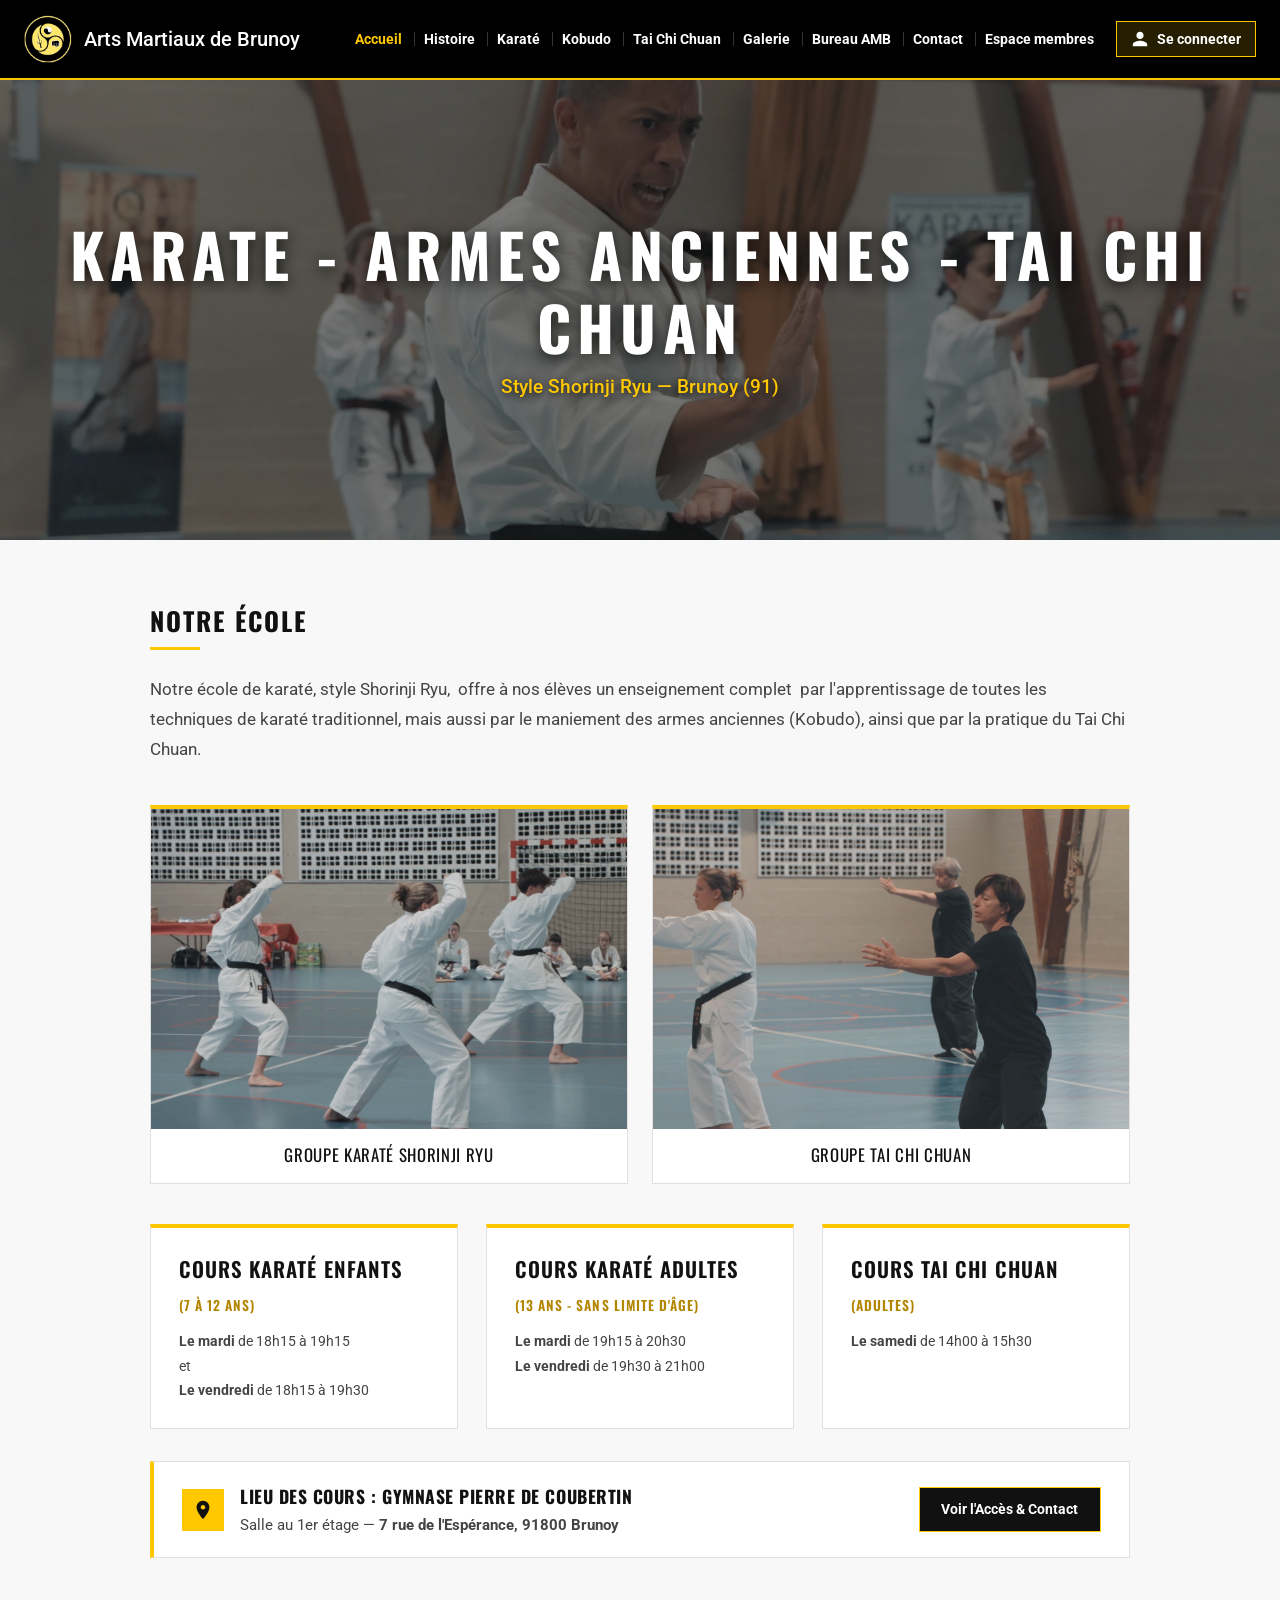
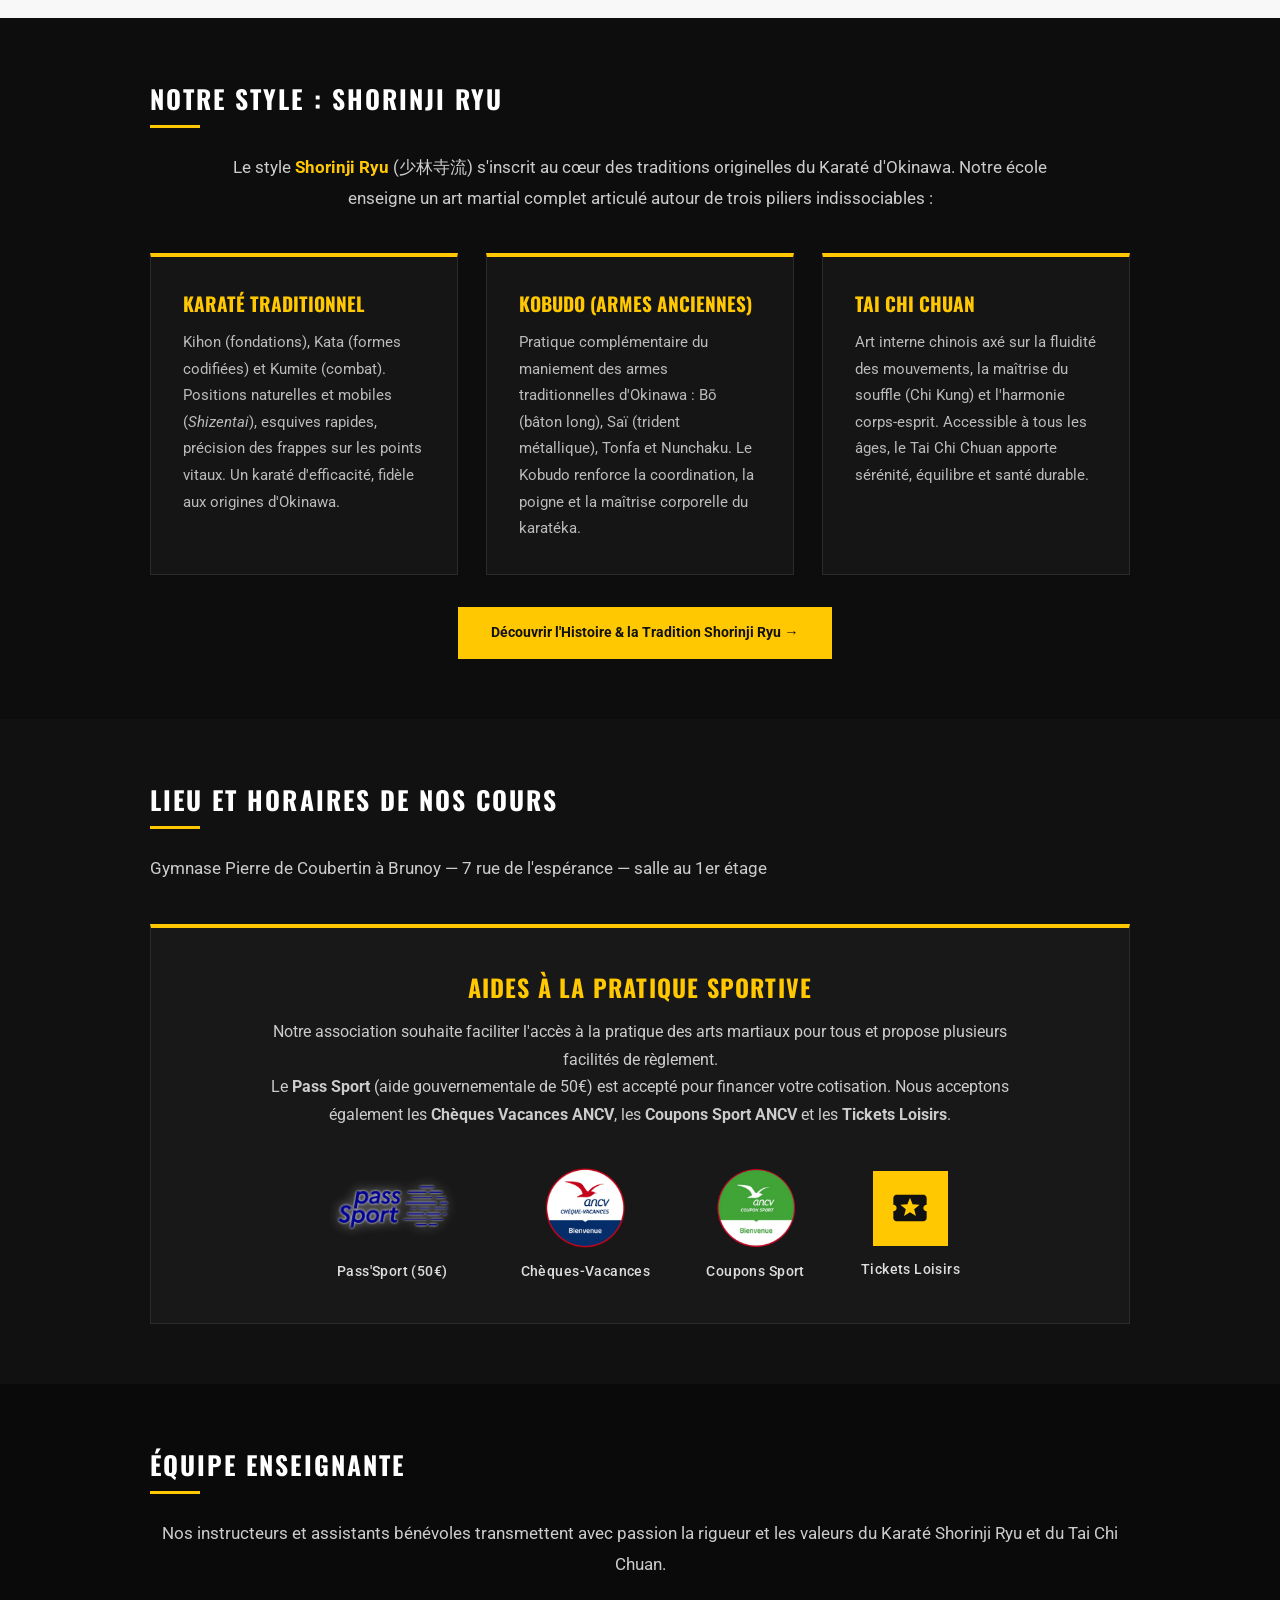
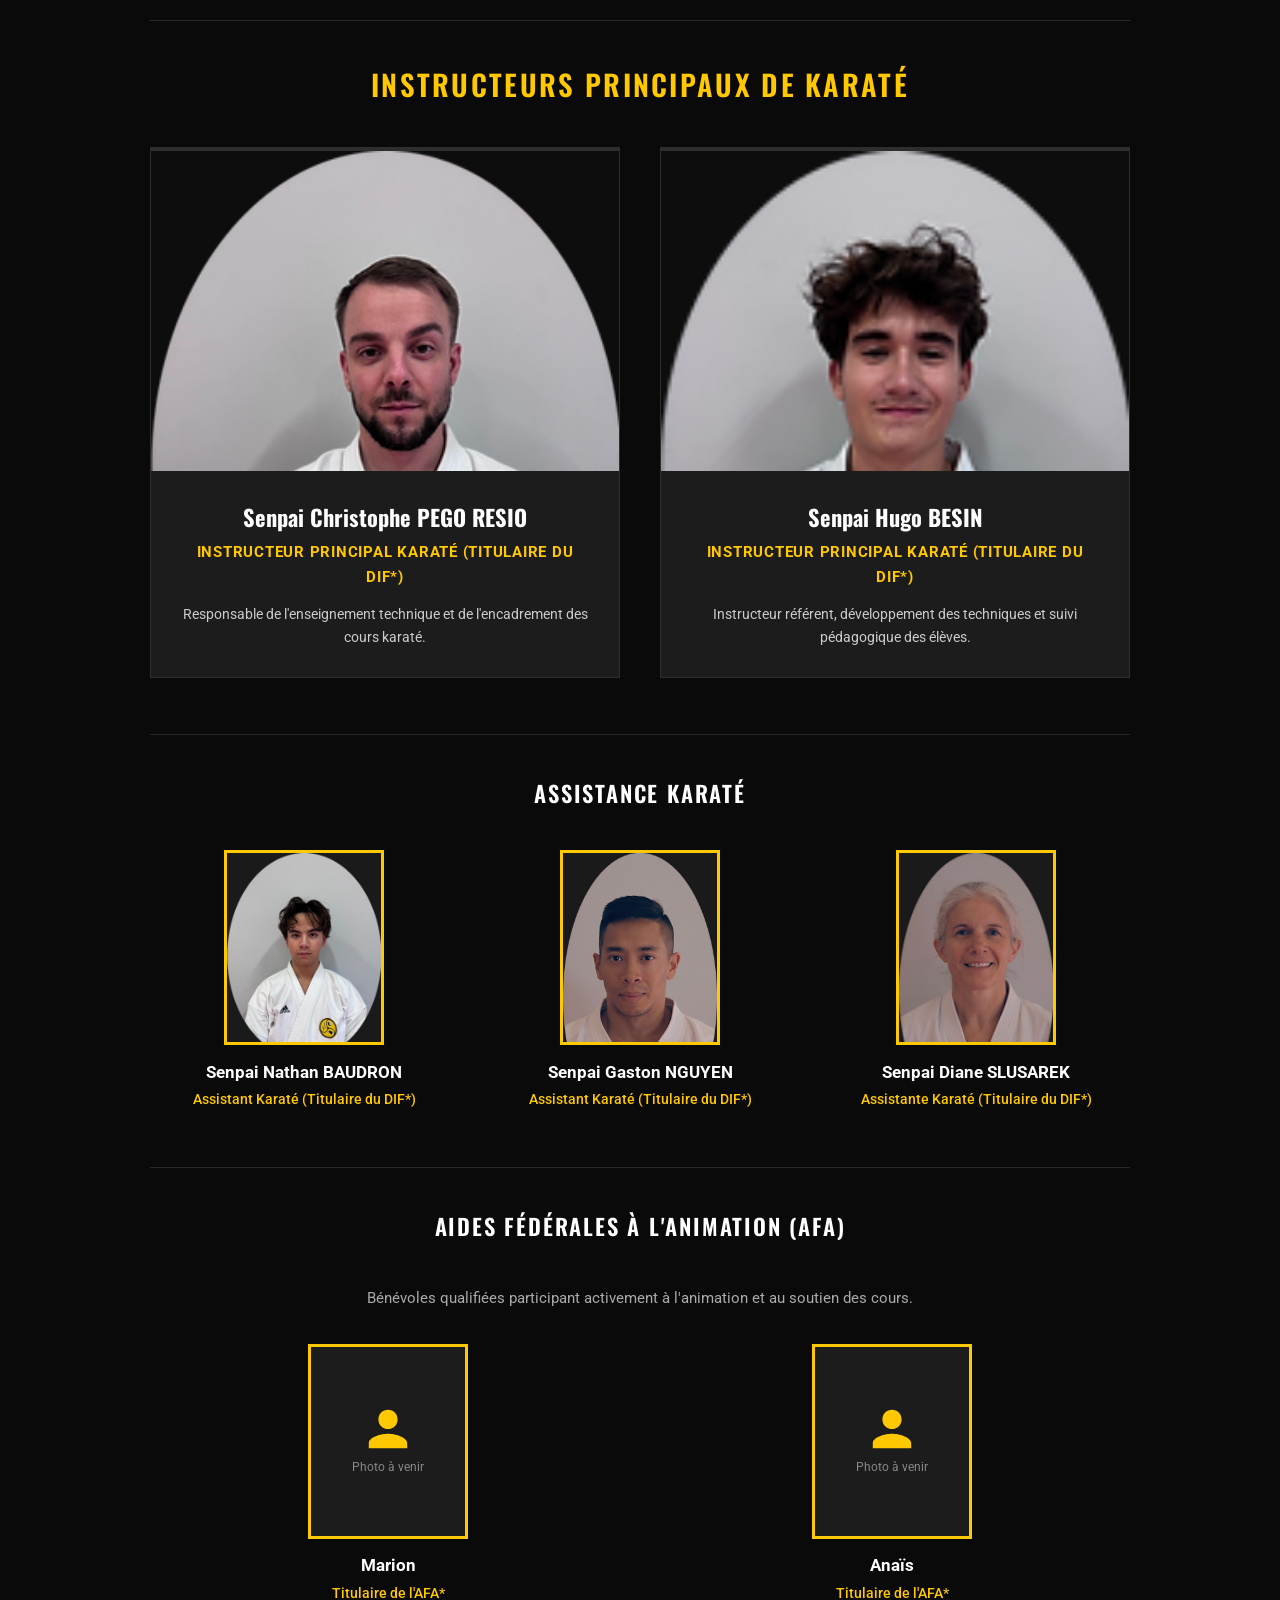
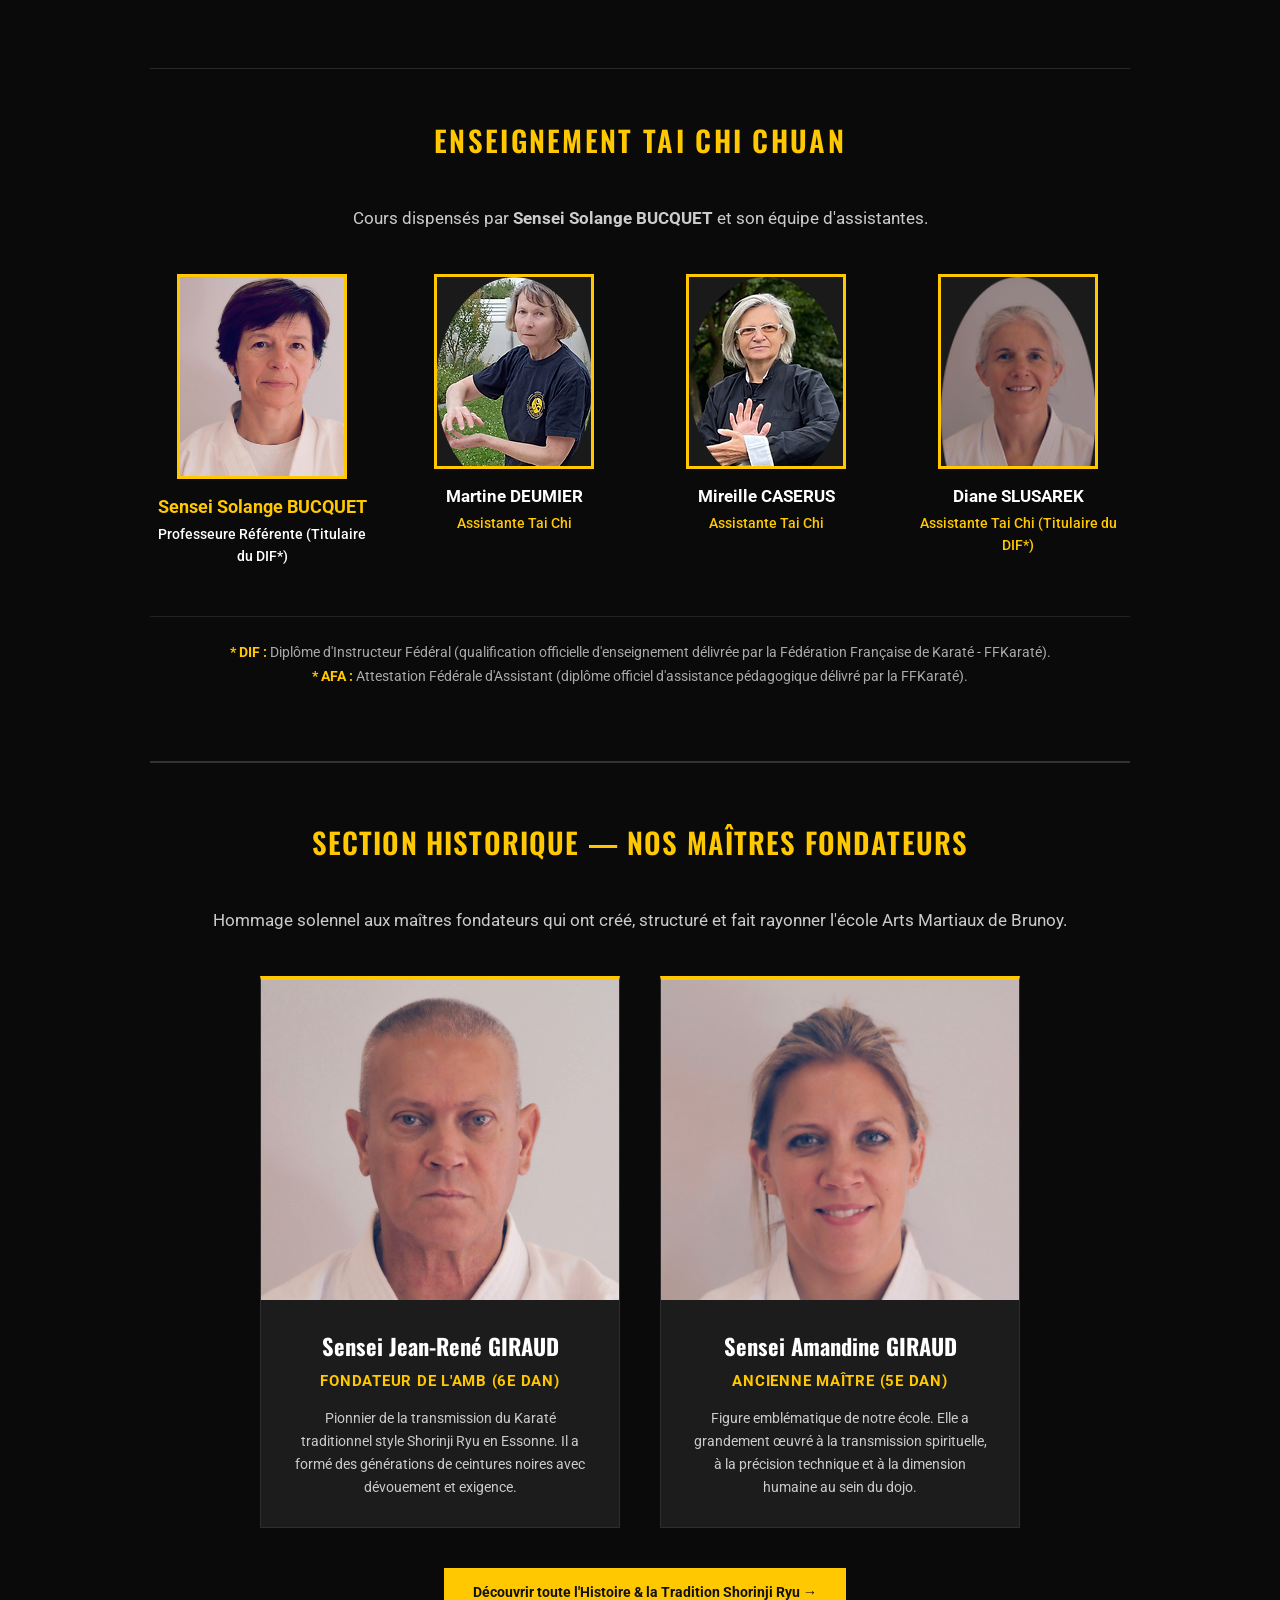
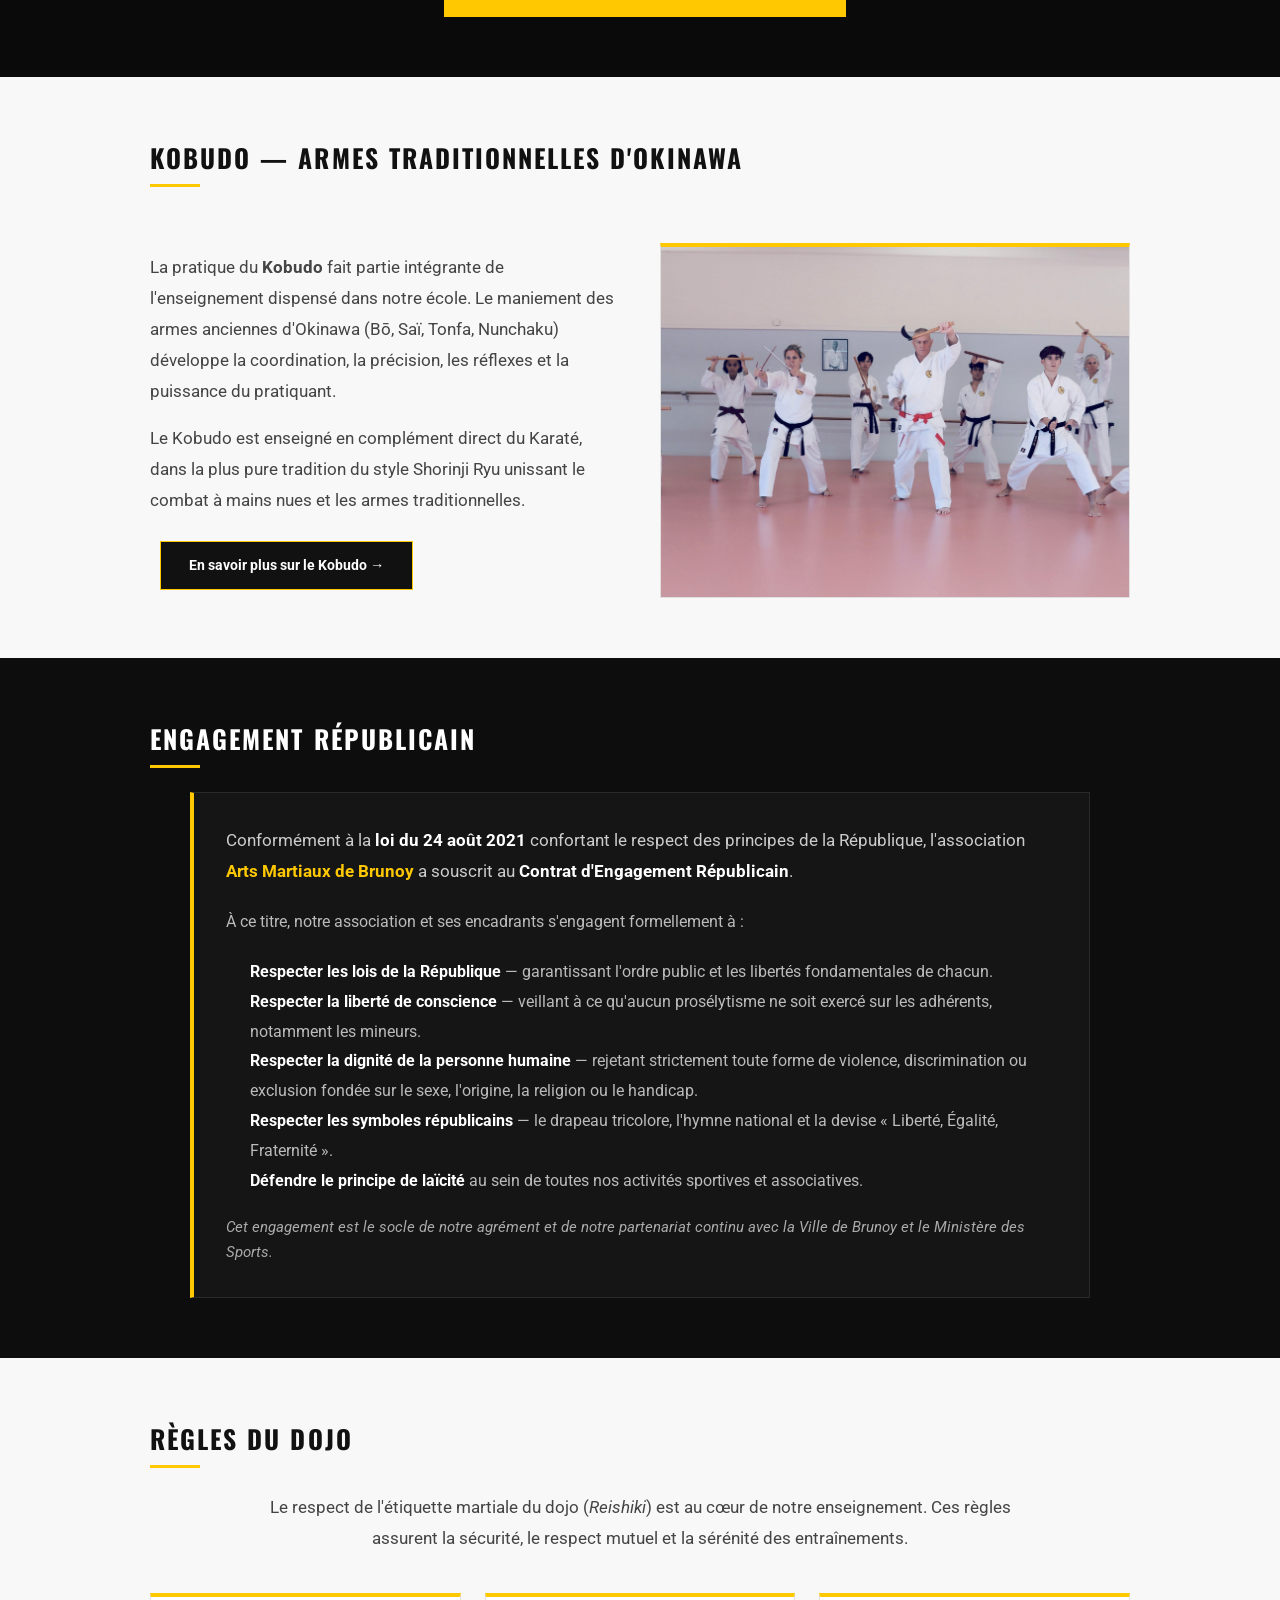
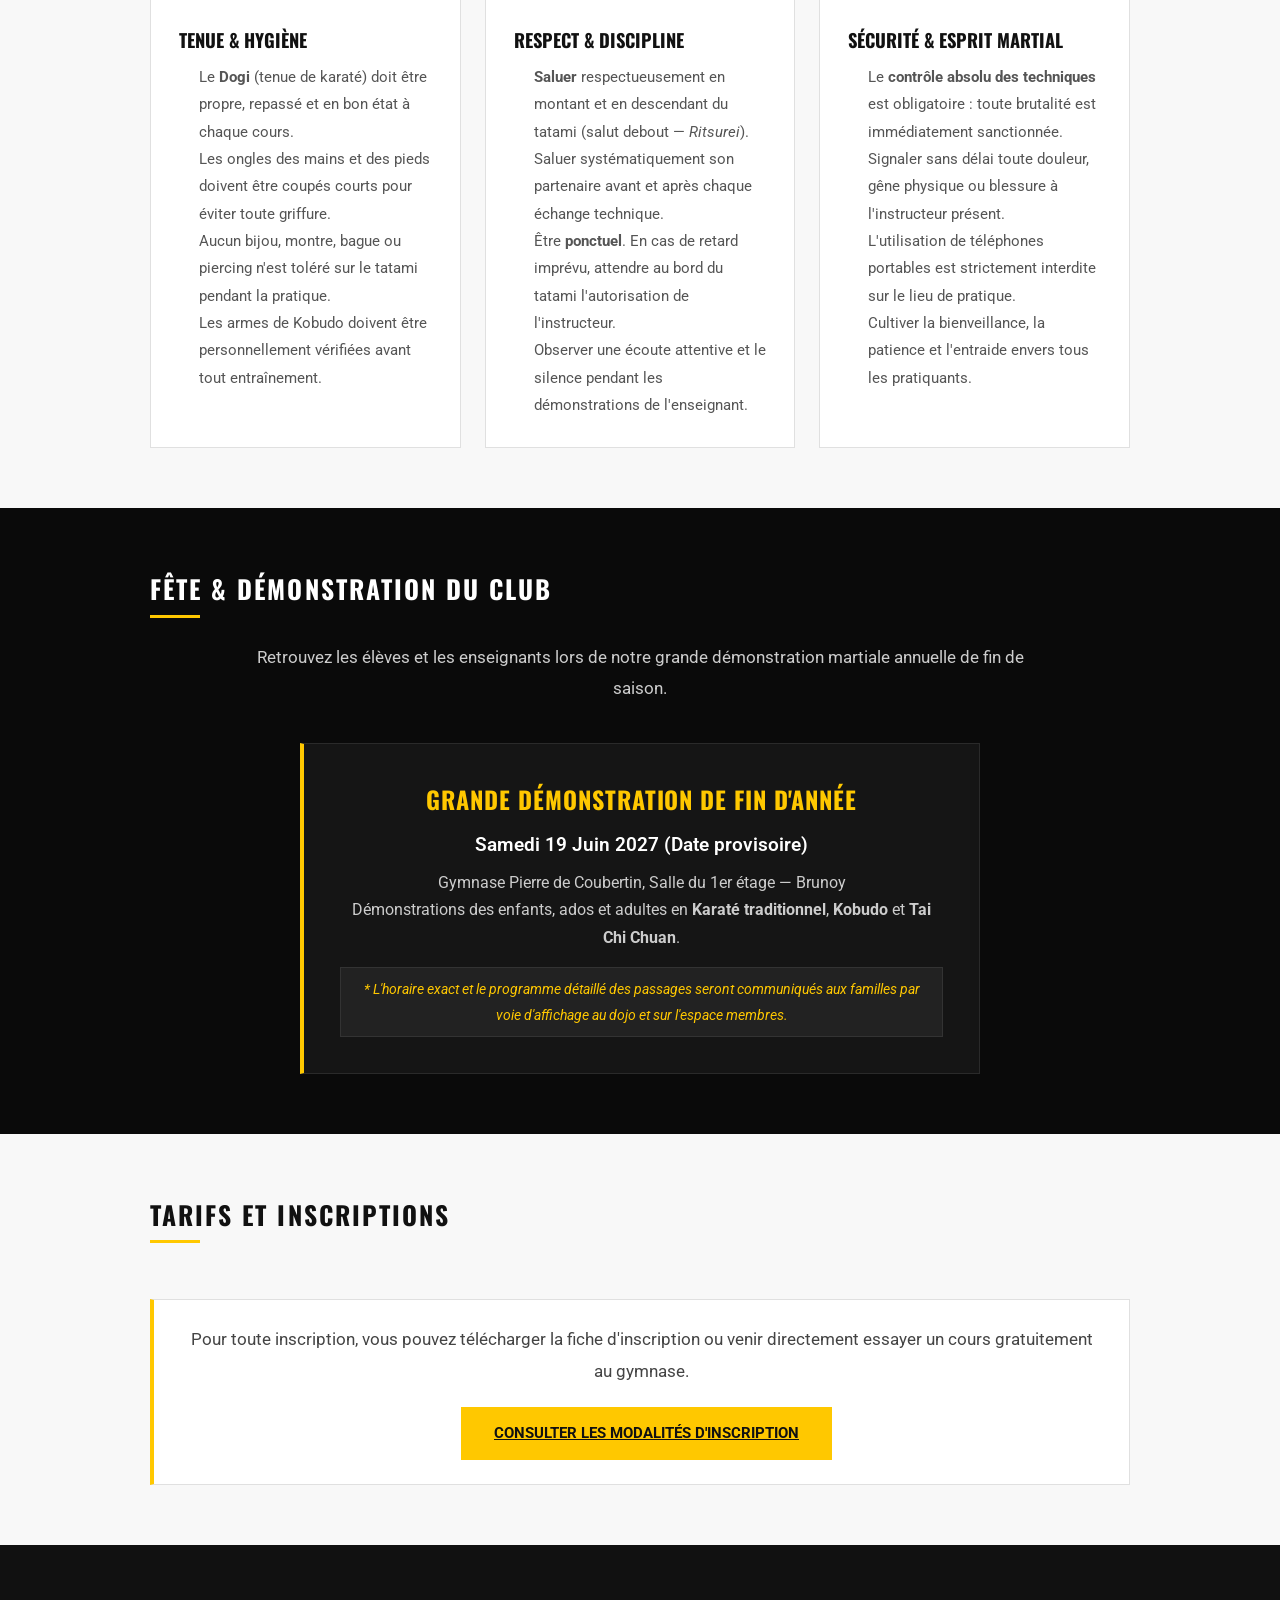
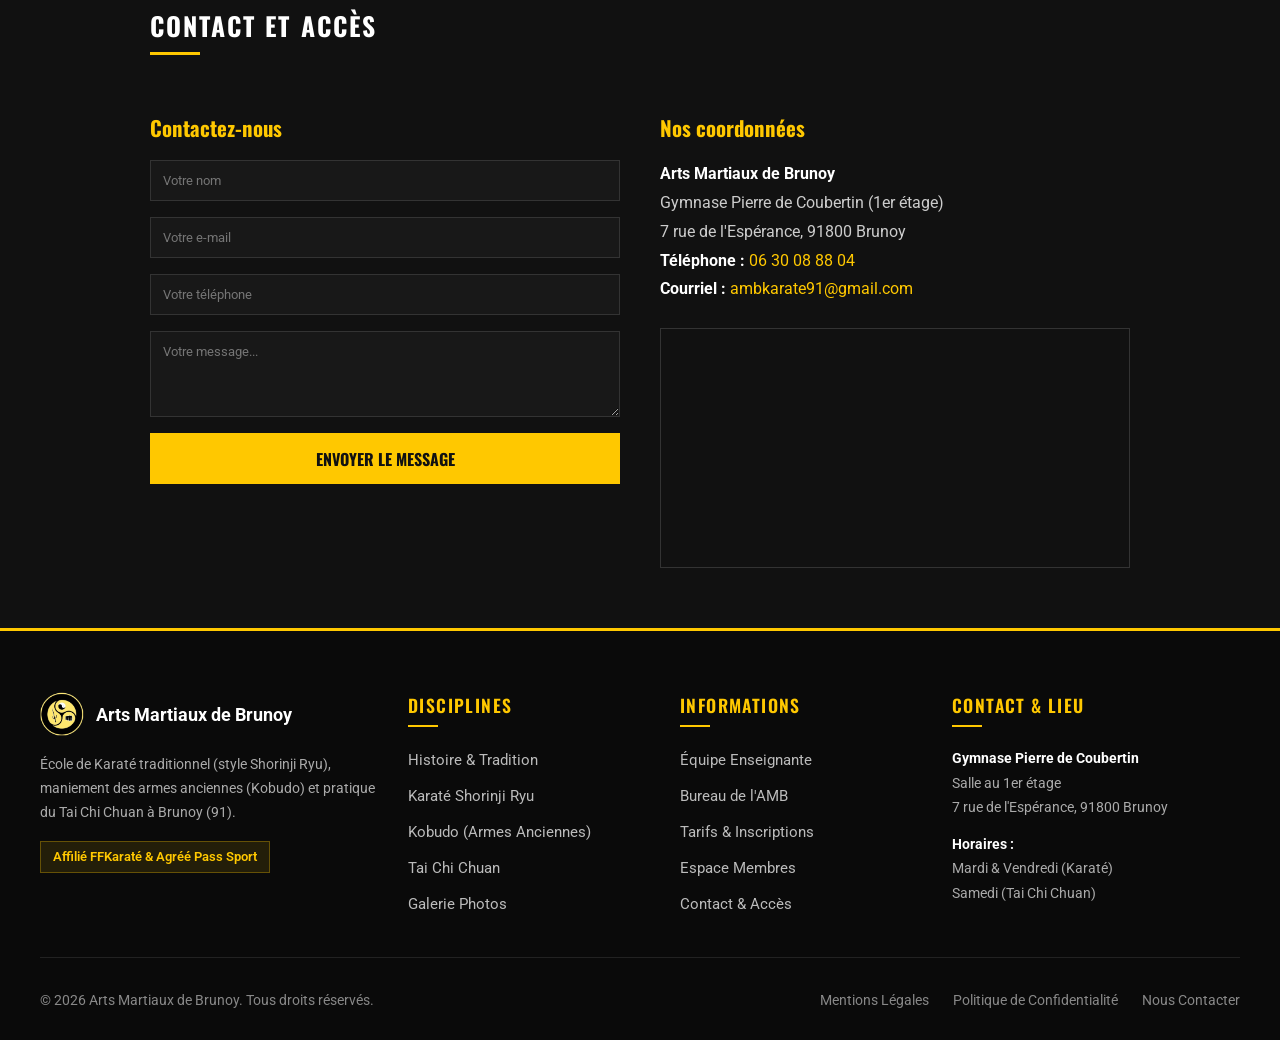
<file: index.html>
<!DOCTYPE html>
<html lang="fr">
<head>
  <meta charset="UTF-8">
  <meta name="viewport" content="width=device-width, initial-scale=1.0">
  <meta http-equiv="refresh" content="0; url=accueil1.html">
  <title>Arts Martiaux de Brunoy | École de Karaté, Kobudo &amp; Tai Chi Chuan</title>
  <link rel="icon" type="image/png" href="images/logo/logo.png">
  <link rel="apple-touch-icon" href="images/logo/logo.png">
  <script>window.location.replace("accueil1.html");</script>
</head>
<body style="font-family:'Roboto',sans-serif; background:#0a0a0a; color:#ffffff; display:flex; align-items:center; justify-content:center; min-height:100vh; margin:0; text-align:center; padding:20px; box-sizing:border-box;">
  <div style="max-width:500px;">
    <img src="images/logo/logo.png" alt="AMB" style="width:70px; margin-bottom:1rem;">
    <h1 style="font-family:'Oswald',sans-serif; color:#FFC800; font-size:1.8rem; margin:0 0 1rem; text-transform:uppercase;">Arts Martiaux de Brunoy</h1>
    <p style="color:#cccccc; margin-bottom:1.5rem; font-size:0.95rem;">Redirection en cours vers le site officiel...</p>
    <a href="accueil1.html" style="display:inline-block; background:#FFC800; color:#111111; font-weight:700; padding:12px 24px; text-decoration:none; text-transform:uppercase; font-family:'Oswald',sans-serif;">Accéder directement au site</a>
  </div>
</body>
</html>
</file>
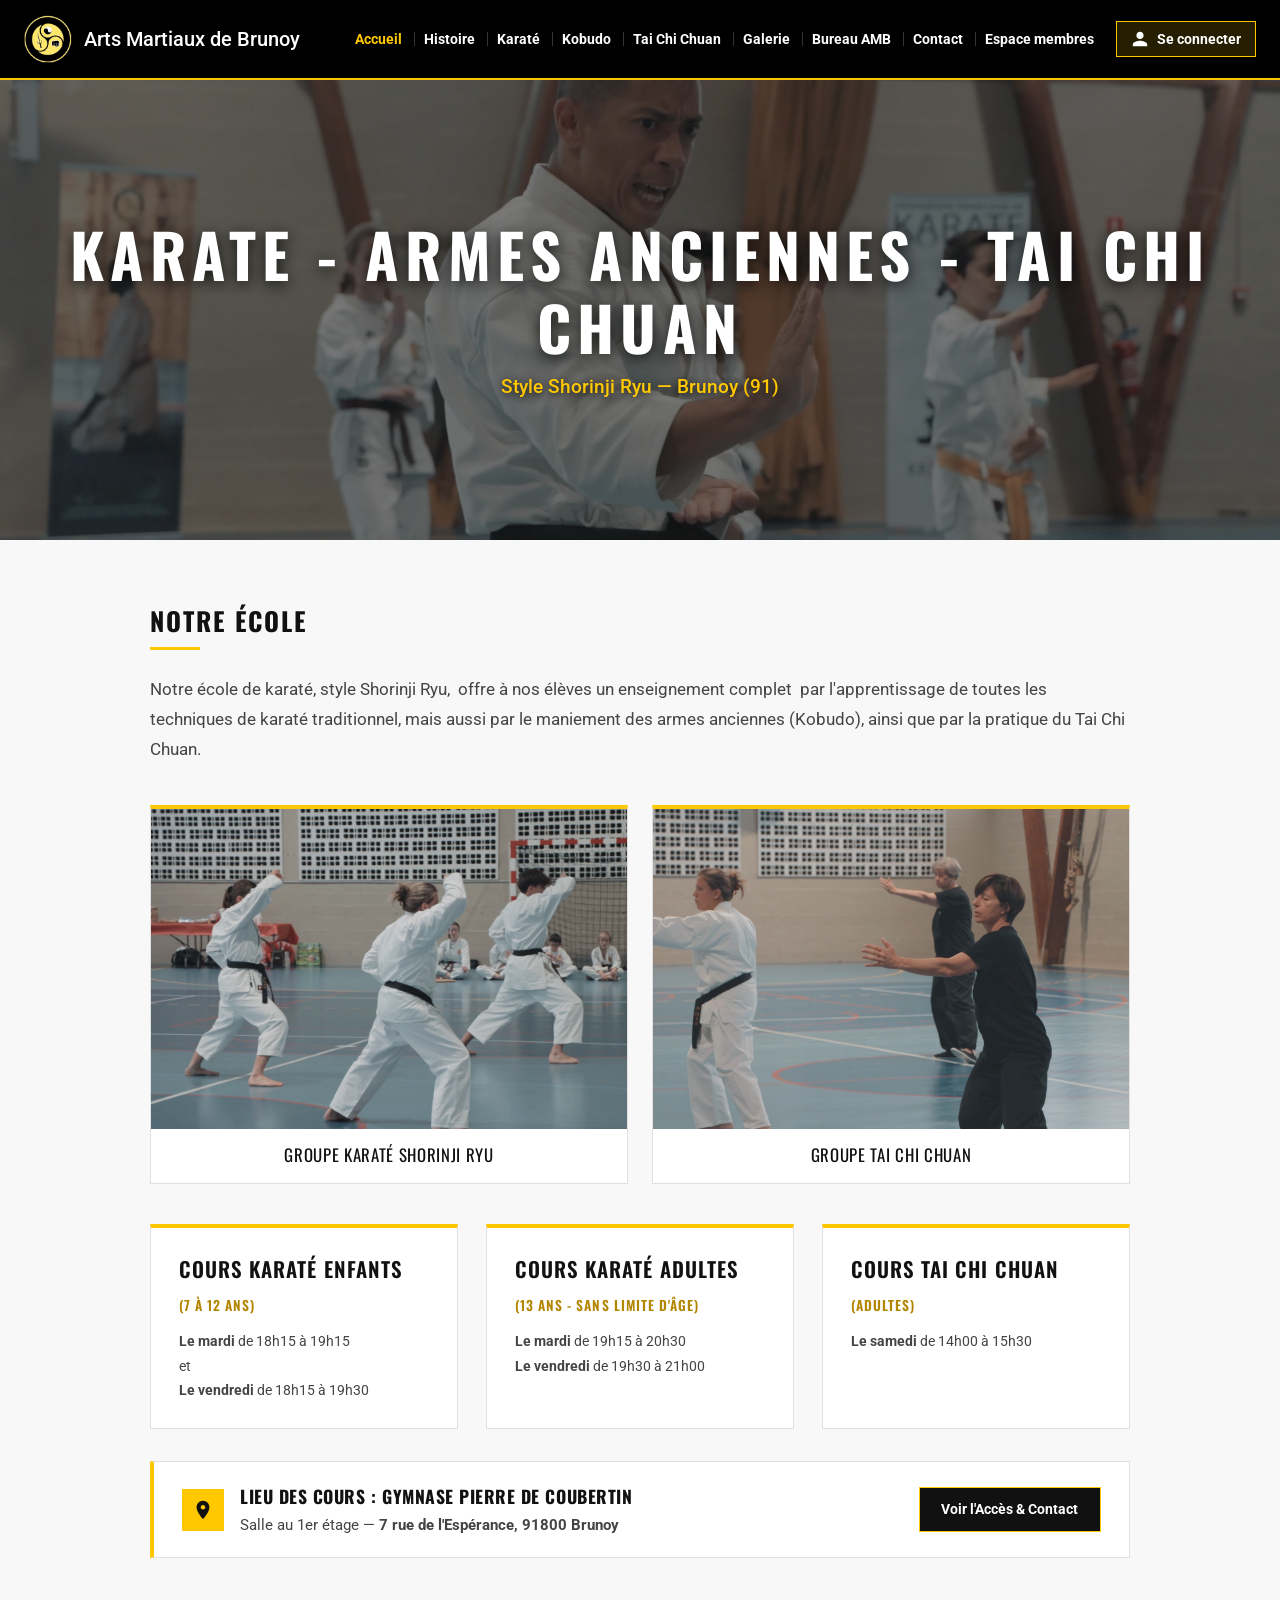
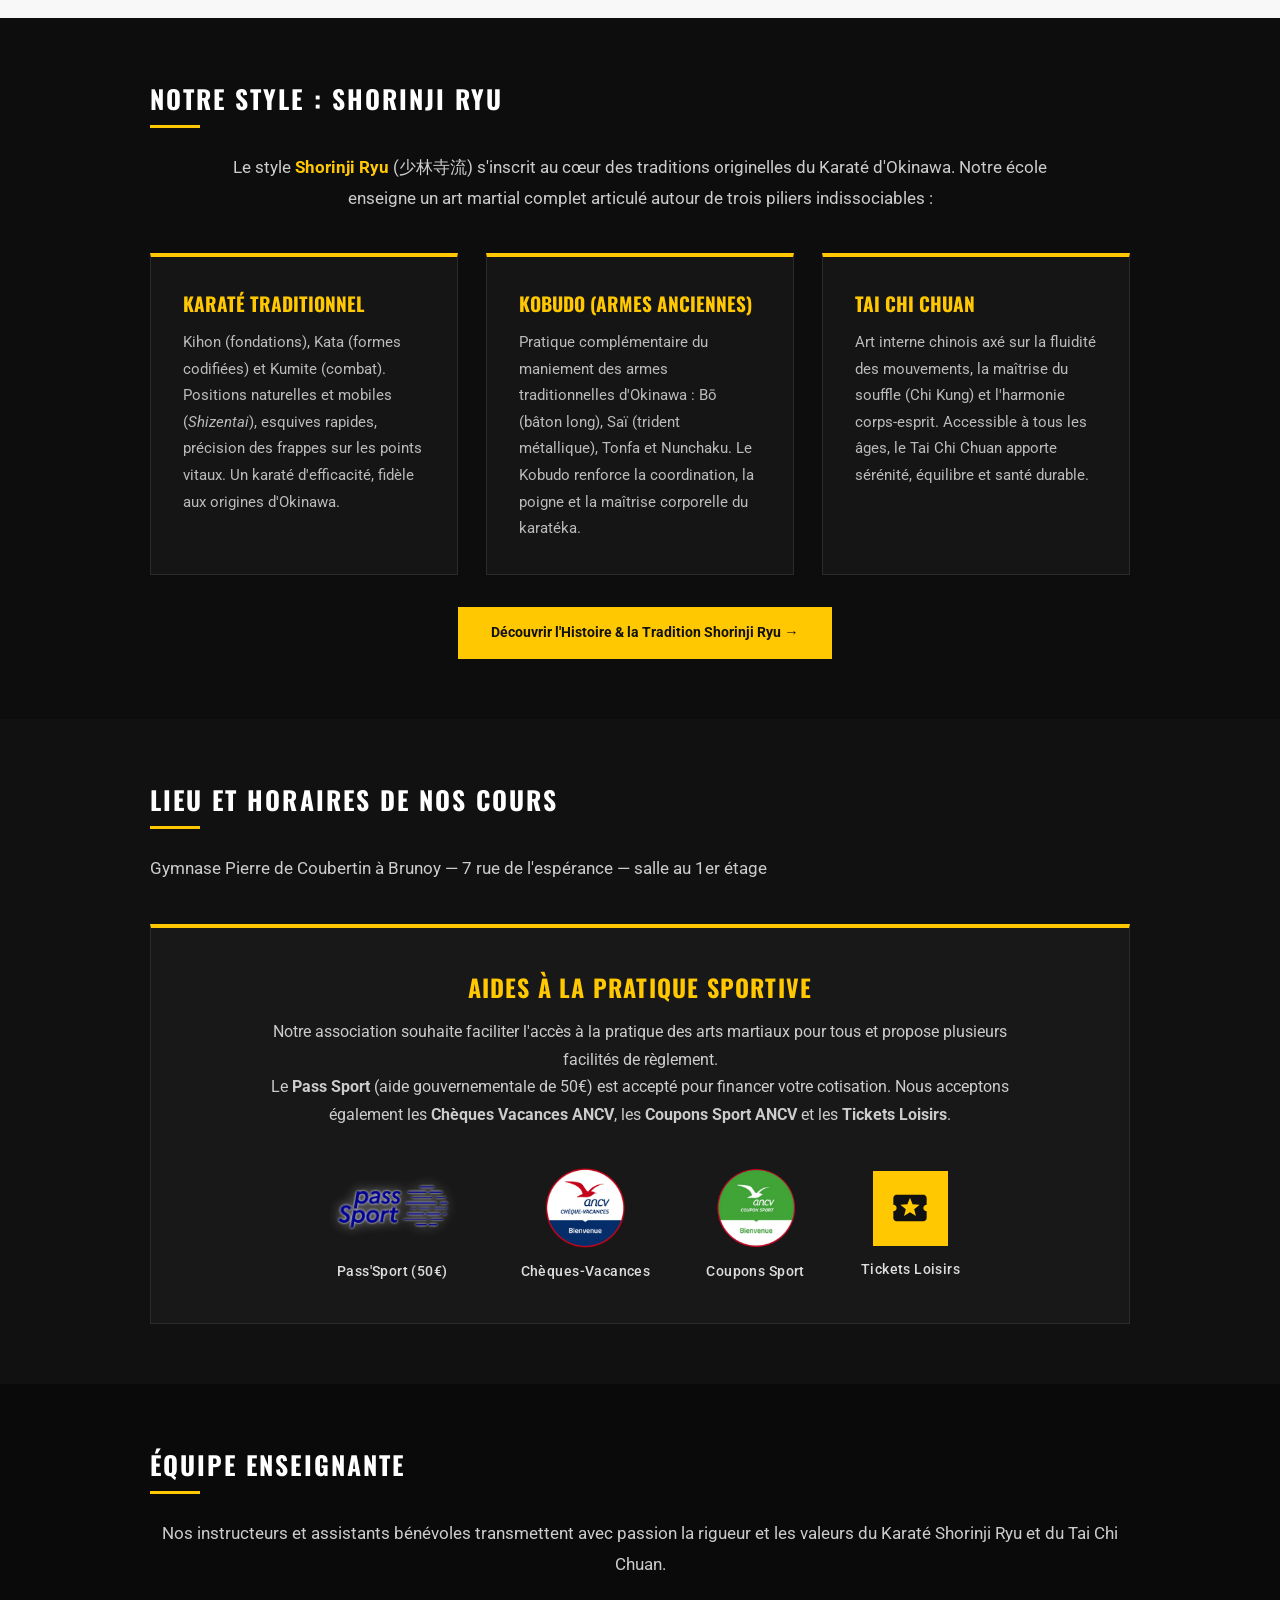
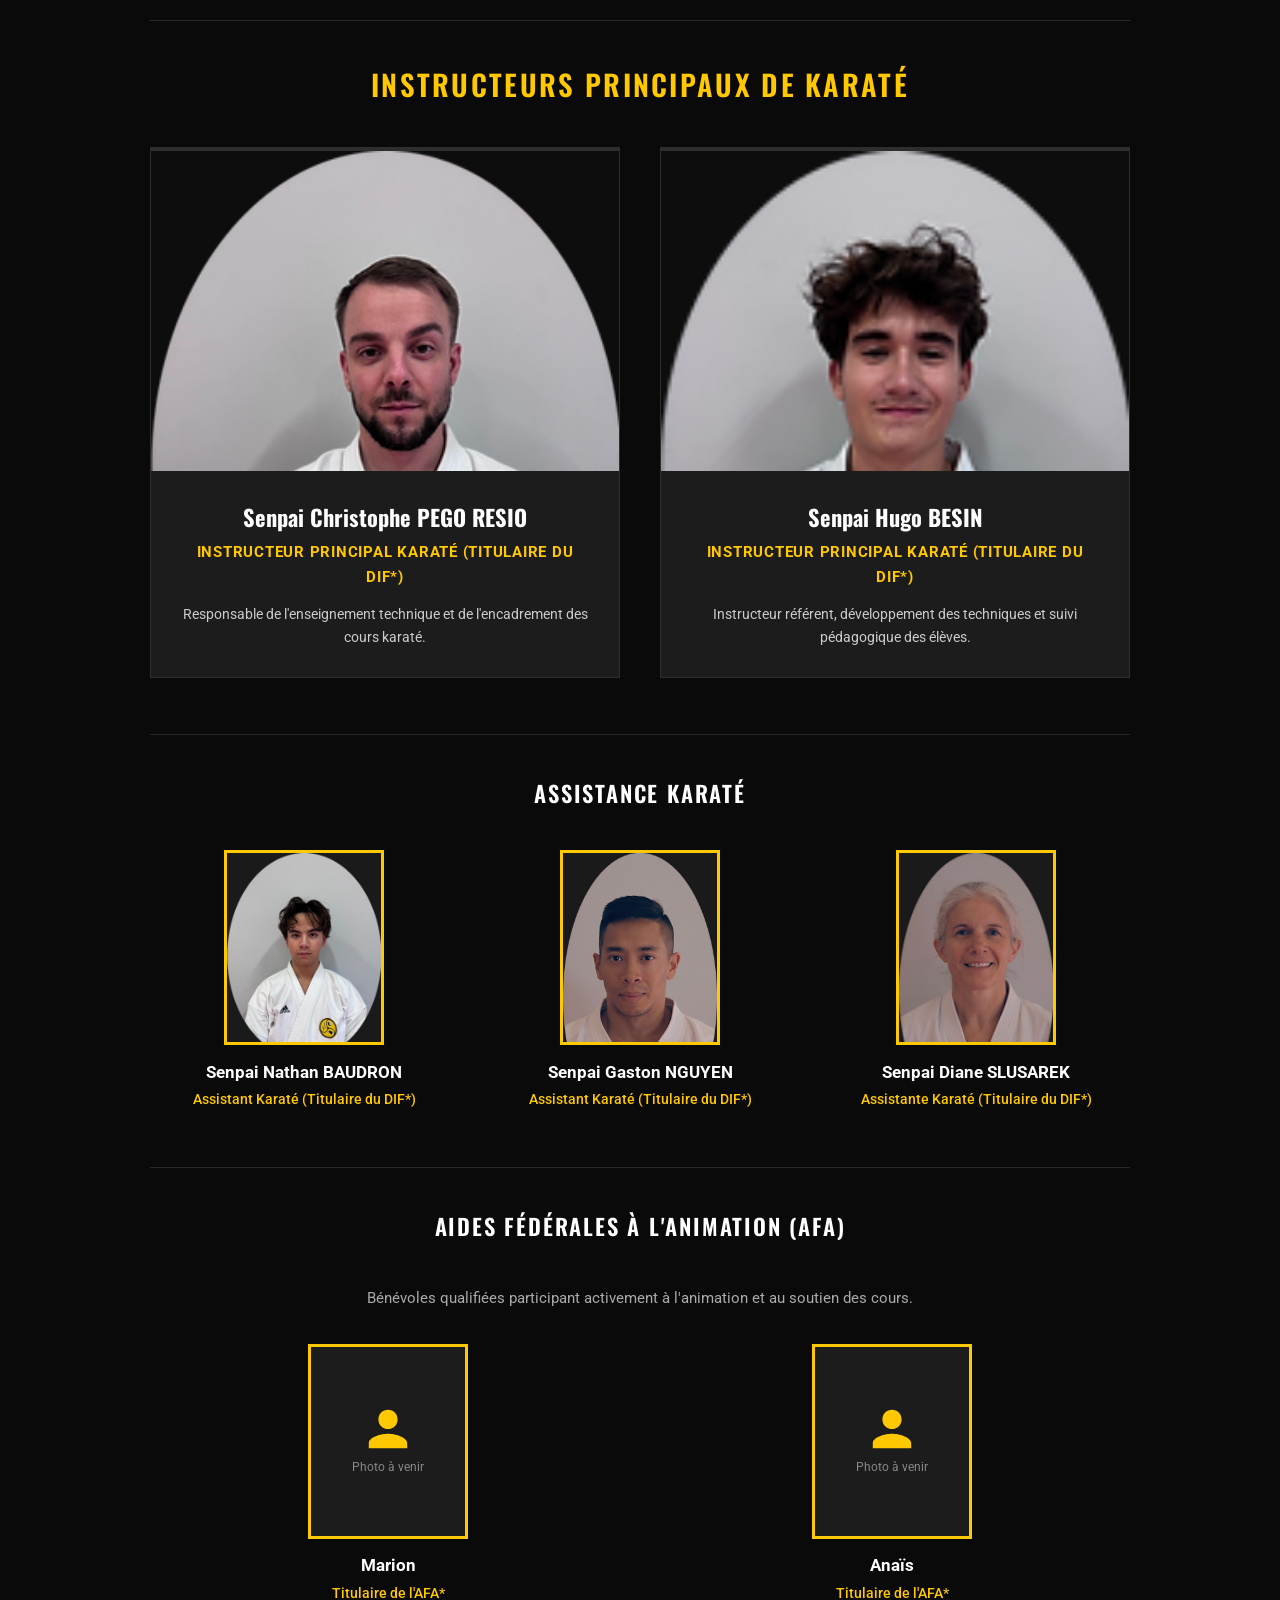
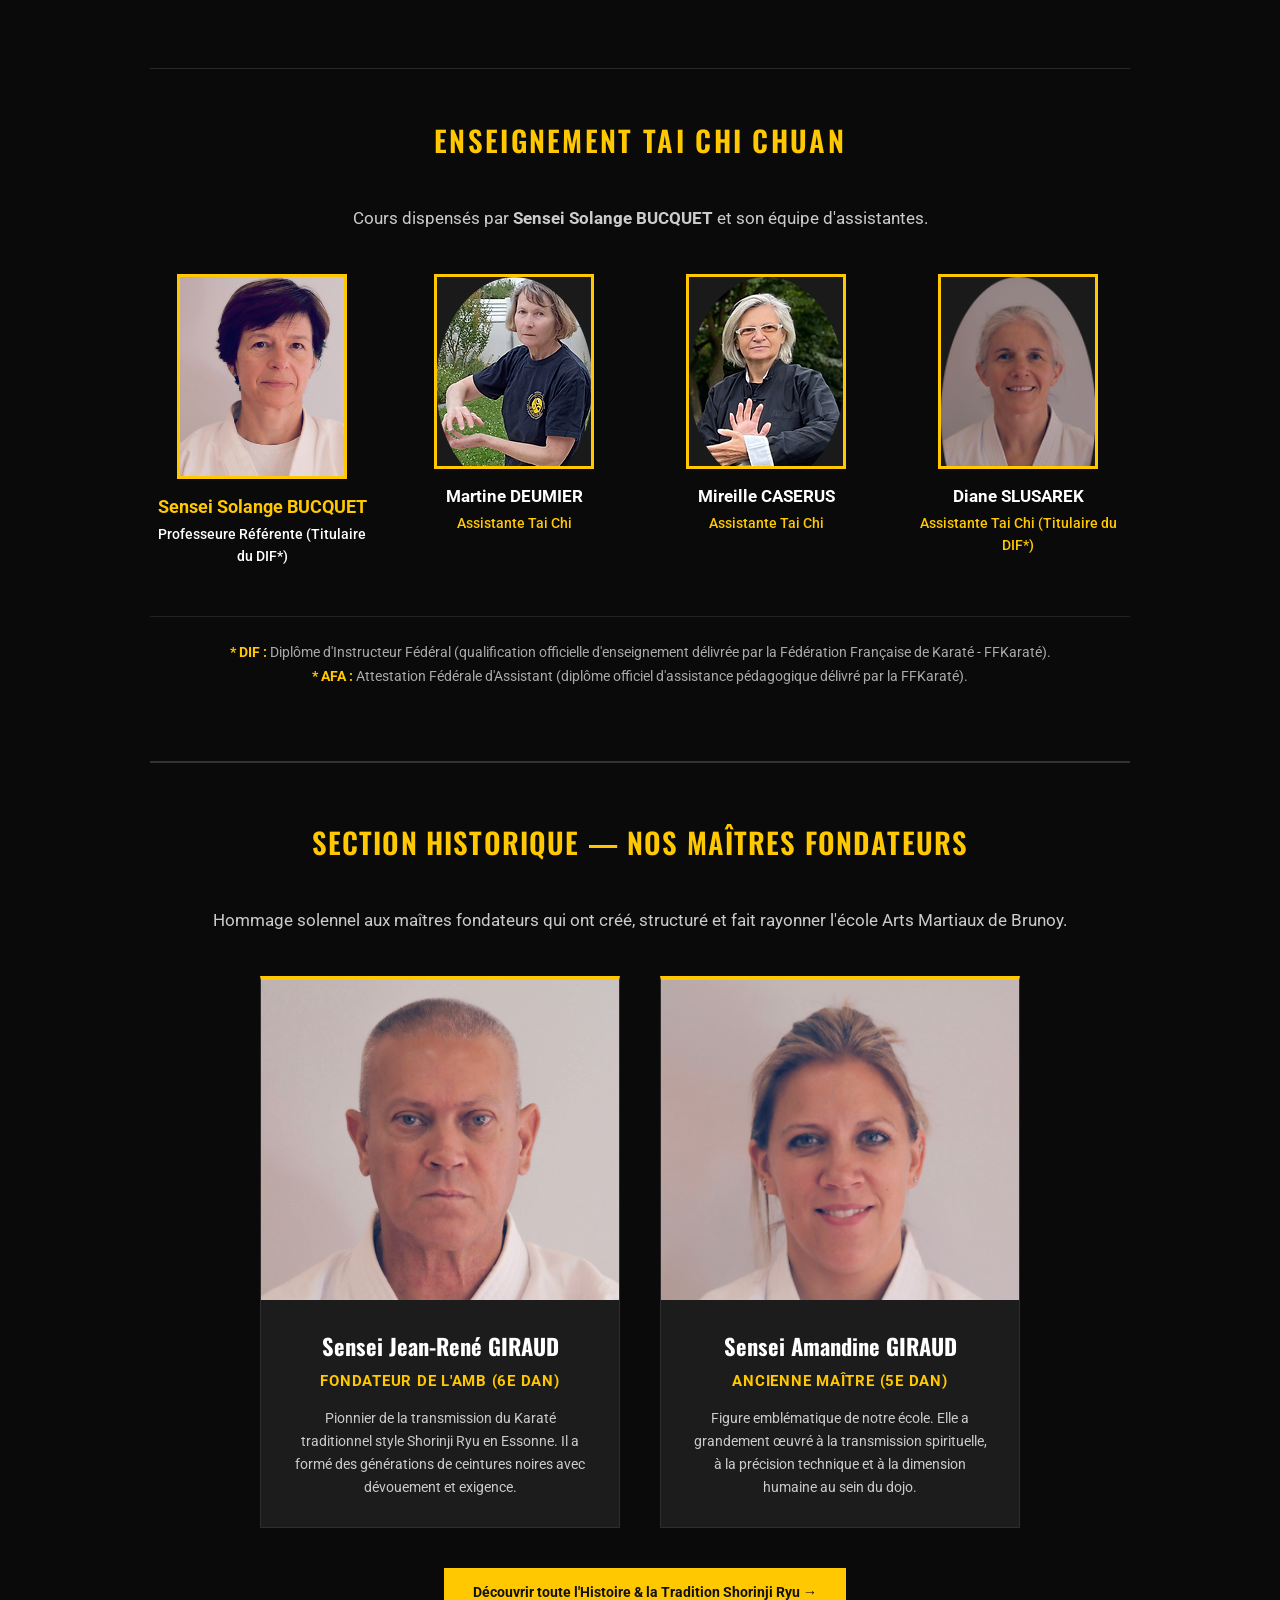
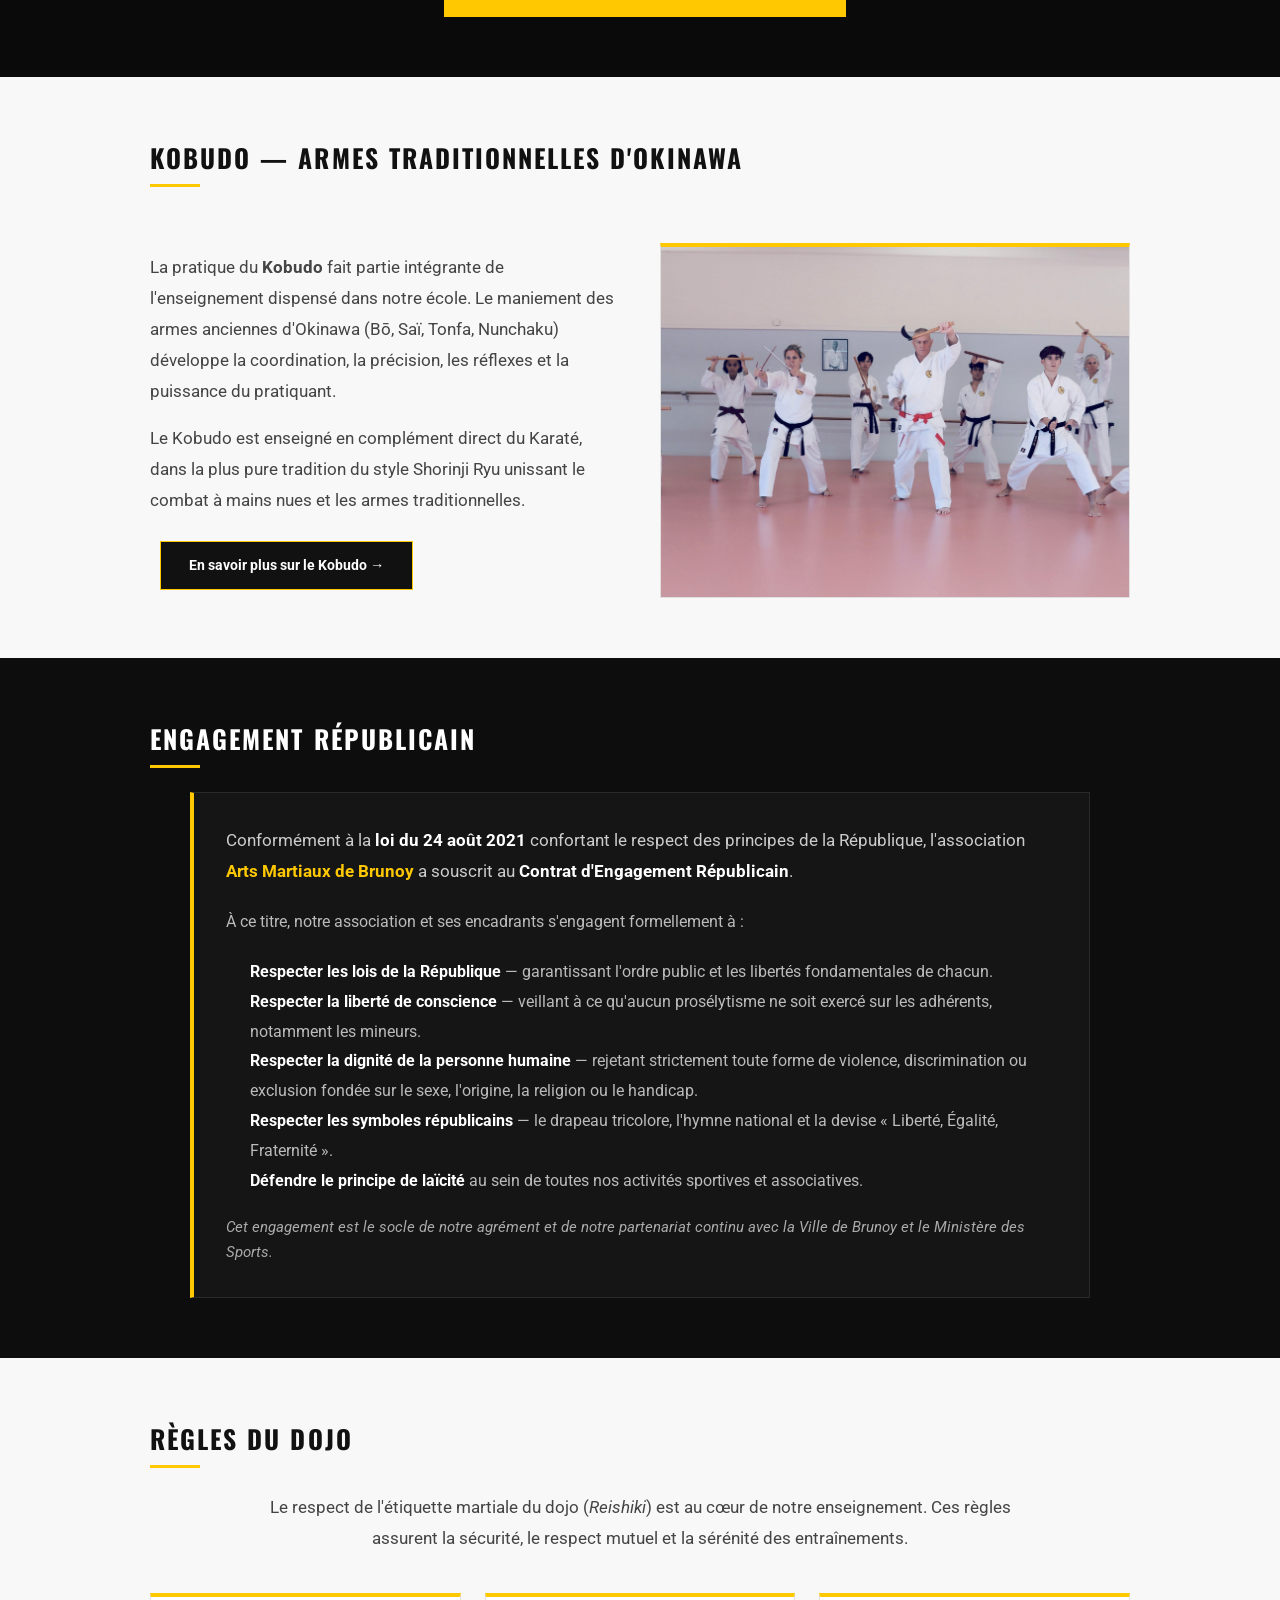
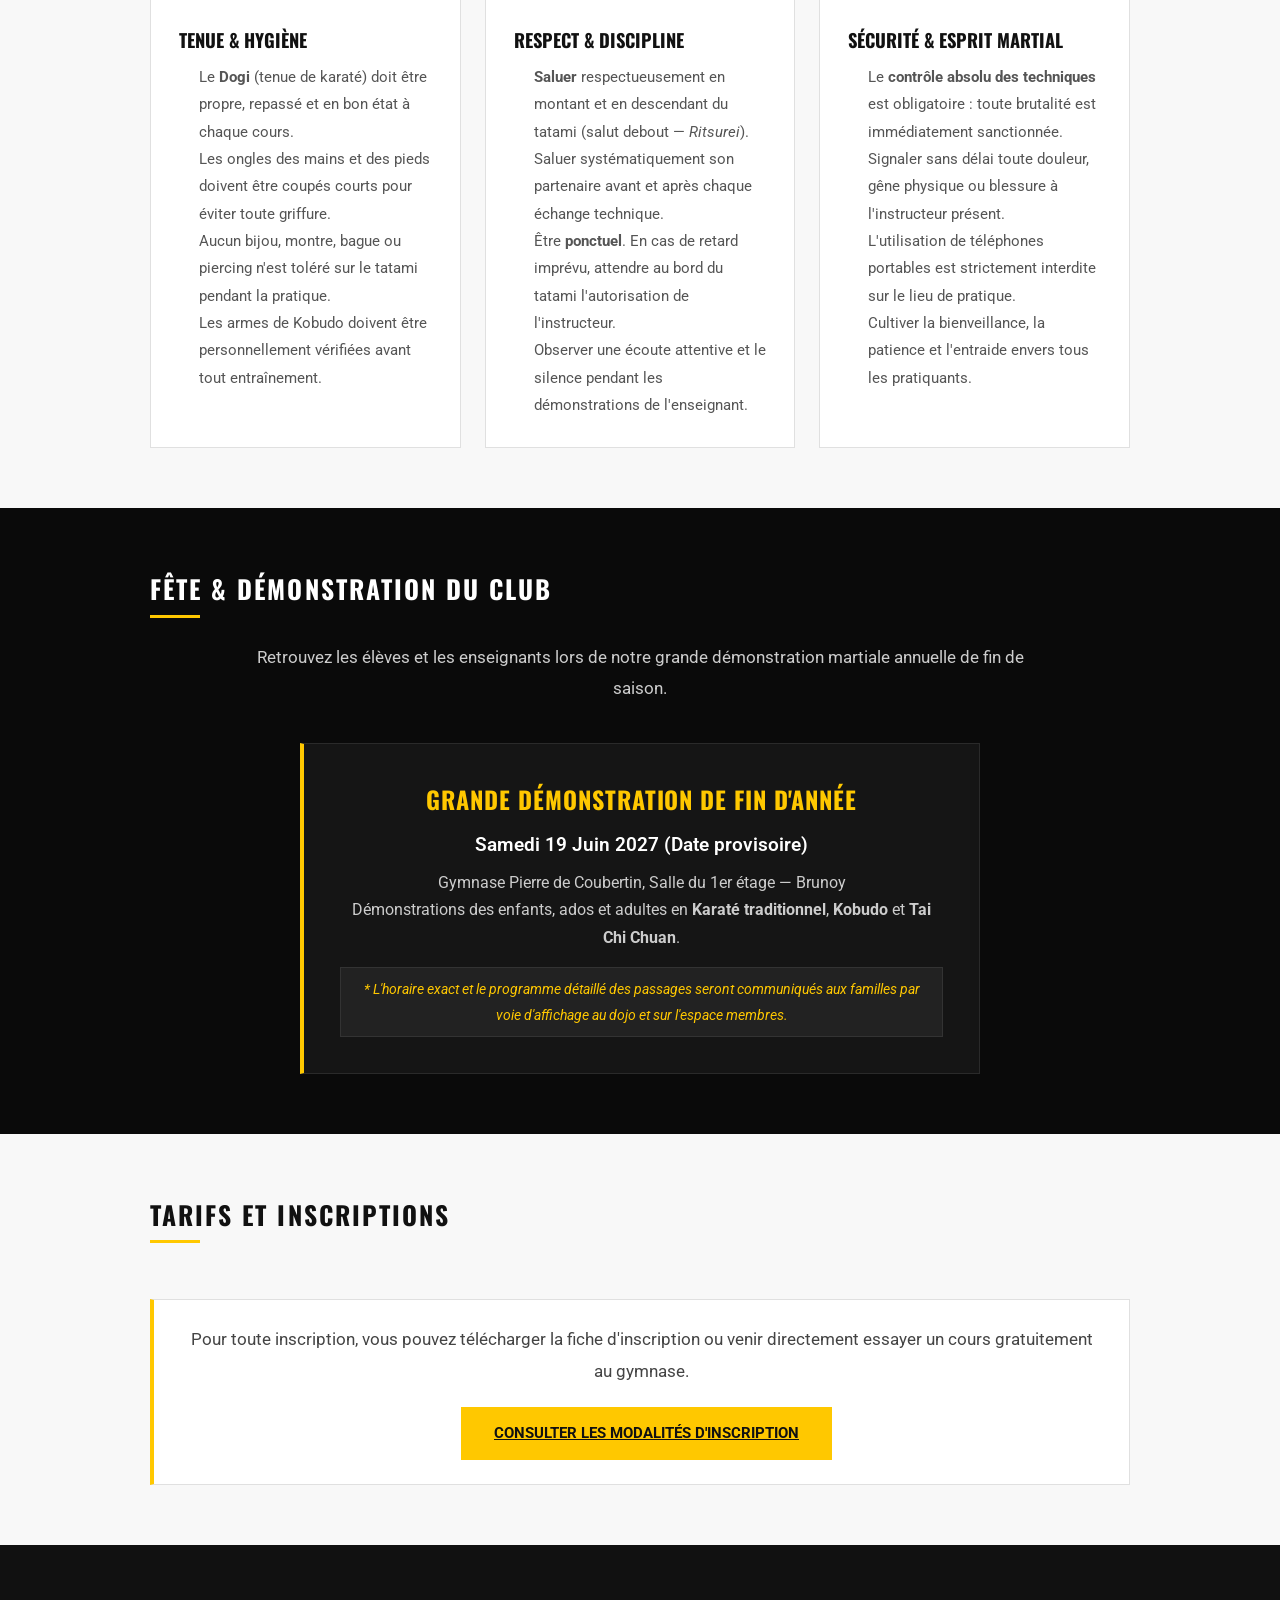
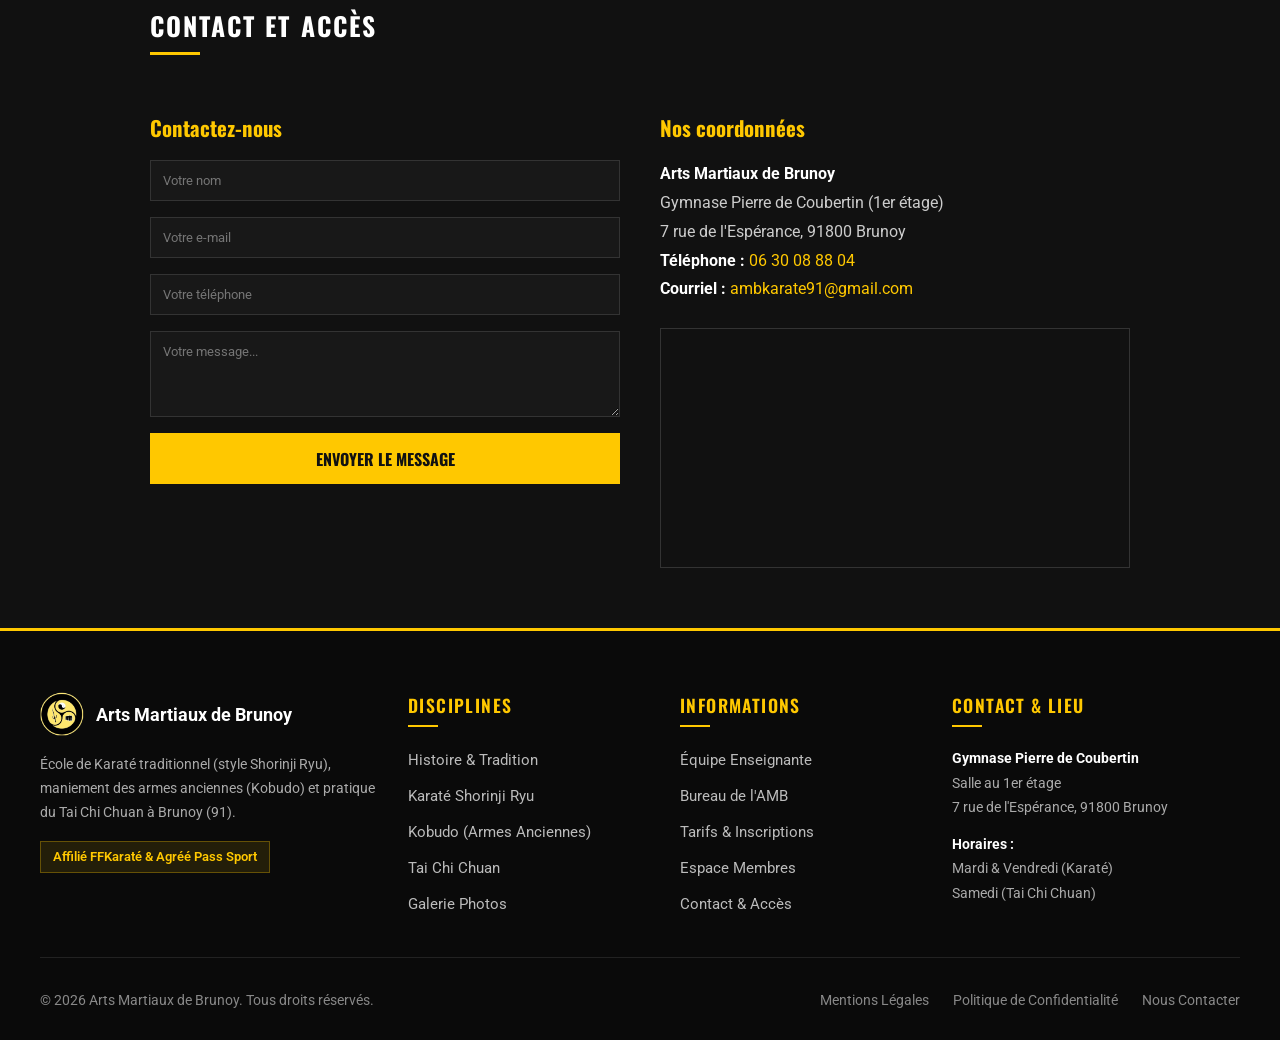
<file: accueil1.html>
<!DOCTYPE html>
<html lang="fr">
<head>
  <meta charset="UTF-8">
  <meta name="viewport" content="width=device-width, initial-scale=1.0">
  <title>Arts Martiaux de Brunoy | École de Karaté, armes anciennes, Tai Chi Chuan | Brunoy (91)</title>
  <meta name="description" content="Notre école de karaté, Arts Martiaux de Brunoy, offre à nos élèves un enseignement complet par l'apprentissage de toutes les techniques de karaté traditionnel, mais aussi par le maniement des armes anciennes, ainsi que par la pratique du Tai Chi Chuan.">
  <link rel="icon" type="image/png" href="images/logo/logo.png">
  <link rel="apple-touch-icon" href="images/logo/logo.png">
  <link rel="stylesheet" href="styles/main.css">
</head>
<body>

<header class="site-header">
  <div class="header-inner">
    <a href="accueil1.html" class="header-brand">
      <img src="images/logo/logo.png" alt="Arts Martiaux de Brunoy" class="header-logo-img">
      <span class="site-logo">Arts Martiaux de Brunoy</span>
    </a>
    
    <button class="mobile-toggle" id="mobile-toggle" aria-label="Ouvrir le menu">&#9776;</button>
    
    <nav class="site-nav" id="main-nav">
      <a href="accueil1.html" class="nav-link active">Accueil</a>
      <a href="histoire.html" class="nav-link">Histoire</a>
      <a href="karate.html" class="nav-link">Karaté</a>
      <a href="kobudo.html" class="nav-link">Kobudo</a>
      <a href="tai-chi-chuan.html" class="nav-link">Tai Chi Chuan</a>
      <a href="galerie.html" class="nav-link">Galerie</a>
      <a href="bureau-amb.html" class="nav-link">Bureau AMB</a>
      <a href="accueil1.html#contact" class="nav-link">Contact</a>
      <a href="espace-membres.html" class="nav-link">Espace membres</a>
      <a href="espace-membres.html" class="header-member-btn btn-pulse">
        <svg viewBox="0 0 24 24" xmlns="http://www.w3.org/2000/svg"><path d="M12 12c2.7 0 4.8-2.1 4.8-4.8S14.7 2.4 12 2.4 7.2 4.5 7.2 7.2 9.3 12 12 12zm0 2.4c-3.2 0-9.6 1.6-9.6 4.8v2.4h19.2v-2.4c0-3.2-6.4-4.8-9.6-4.8z"/></svg>
        Se connecter
      </a>
    </nav>
  </div>
</header>

<!-- HERO BANNER -->
<div class="hero-banner">
  <img class="hero-bg" src="images/karate/karate_04.png" alt="Arts Martiaux de Brunoy — Karaté, Kobudo, Tai Chi Chuan">
  <div class="hero-overlay reveal-zoom active">
    <h1 style="color:#ffffff; text-shadow:0 3px 15px rgba(0,0,0,0.8);">KARATE - ARMES ANCIENNES - TAI CHI CHUAN</h1>
    <p style="color:#FFC800; font-size:1.2rem; font-weight:500; margin-top:0.5rem; text-shadow:0 2px 8px rgba(0,0,0,0.9);">Style Shorinji Ryu — Brunoy (91)</p>
  </div>
</div>

<!-- ============================================================ -->
<!-- NOTRE ÉCOLE — PHOTOS DE GROUPE KARATÉ & TAI CHI              -->
<!-- ============================================================ -->
<section class="section section-bg-light">
  <div class="section-inner">
    <h2 class="section-title reveal" style="color:#111111;">NOTRE ÉCOLE</h2>
    <p class="section-text reveal delay-1" style="font-size:1.05rem; line-height:1.8; color:#444444;">
      Notre école de karaté, style Shorinji Ryu,&nbsp;
      offre à nos élèves un enseignement complet&nbsp;
      par l'apprentissage de toutes les techniques de karaté traditionnel, mais aussi par le maniement des armes anciennes (Kobudo), ainsi que par la pratique du Tai Chi Chuan.&nbsp;
    </p>

    <!-- PHOTOS DE GROUPE KARATÉ & TAI CHI -->
    <div class="group-photos-grid reveal delay-2">
      <div style="overflow:hidden; border:1px solid #e0e0e0; border-top:4px solid #FFC800; background:#ffffff;">
        <img src="images/karate/karate_05.png" alt="Groupe Karaté — Arts Martiaux de Brunoy" style="width:100%; height:320px; object-fit:cover; display:block;">
        <div style="padding:0.85rem 1rem; text-align:center;">
          <p style="font-family:'Oswald',sans-serif; font-size:1.05rem; color:#111111; text-transform:uppercase; letter-spacing:0.04em; margin:0;">
            Groupe Karaté Shorinji Ryu
          </p>
        </div>
      </div>
      <div style="overflow:hidden; border:1px solid #e0e0e0; border-top:4px solid #FFC800; background:#ffffff;">
        <img src="images/tai_chi/tai_chi03.png" alt="Groupe Tai Chi Chuan — Arts Martiaux de Brunoy" style="width:100%; height:320px; object-fit:cover; display:block;">
        <div style="padding:0.85rem 1rem; text-align:center;">
          <p style="font-family:'Oswald',sans-serif; font-size:1.05rem; color:#111111; text-transform:uppercase; letter-spacing:0.04em; margin:0;">
            Groupe Tai Chi Chuan
          </p>
        </div>
      </div>
    </div>

    <!-- HORAIRES EN CARTES AÉRÉES -->
    <div class="schedule-boxes" style="margin-top:2.5rem; gap:1.75rem;">
      <div class="schedule-box reveal delay-1" style="background:#ffffff; border-color:#e0e0e0; border-top:4px solid #FFC800;">
        <h3 style="font-family:'Oswald',sans-serif; color:#111111; font-size:1.3rem;">Cours Karaté enfants<br><small style="font-size:.85rem;font-weight:600;color:#B38600;">(7 à 12 ans)</small></h3>
        <p style="margin-top:0.75rem; color:#444444; line-height:1.7;">
          <strong>Le mardi</strong> de 18h15 à 19h15<br>
          et<br>
          <strong>Le vendredi</strong> de 18h15 à 19h30
        </p>
      </div>

      <div class="schedule-box reveal delay-2" style="background:#ffffff; border-color:#e0e0e0; border-top:4px solid #FFC800;">
        <h3 style="font-family:'Oswald',sans-serif; color:#111111; font-size:1.3rem;">Cours Karaté adultes<br><small style="font-size:.85rem;font-weight:600;color:#B38600;">(13 ans - sans limite d'âge)</small></h3>
        <p style="margin-top:0.75rem; color:#444444; line-height:1.7;">
          <strong>Le mardi</strong> de 19h15 à 20h30<br>
          <strong>Le vendredi</strong> de 19h30 à 21h00
        </p>
      </div>

      <div class="schedule-box reveal delay-3" style="background:#ffffff; border-color:#e0e0e0; border-top:4px solid #FFC800;">
        <h3 style="font-family:'Oswald',sans-serif; color:#111111; font-size:1.3rem;">Cours Tai Chi Chuan<br><small style="font-size:.85rem;font-weight:600;color:#B38600;">(adultes)</small></h3>
        <p style="margin-top:0.75rem; color:#444444; line-height:1.7;">
          <strong>Le samedi</strong> de 14h00 à 15h30
        </p>
      </div>
    </div>

    <!-- ADRESSE DU DOJO / LIEU DE COURS -->
    <div class="reveal delay-4" style="margin-top:2rem; background:#ffffff; border:1px solid #e0e0e0; border-left:4px solid #FFC800; padding:1.25rem 1.75rem; display:flex; align-items:center; justify-content:space-between; flex-wrap:wrap; gap:1.25rem;">
      <div style="display:flex; align-items:center; gap:1rem;">
        <div style="width:42px; height:42px; background:#FFC800; display:flex; align-items:center; justify-content:center; flex-shrink:0;">
          <svg viewBox="0 0 24 24" width="22" height="22" fill="#111111"><path d="M12 2C8.13 2 5 5.13 5 9c0 5.25 7 13 7 13s7-7.75 7-13c0-3.87-3.13-7-7-7zm0 9.5c-1.38 0-2.5-1.12-2.5-2.5s1.12-2.5 2.5-2.5 2.5 1.12 2.5 2.5-1.12 2.5-2.5 2.5z"/></svg>
        </div>
        <div>
          <h4 style="font-family:'Oswald',sans-serif; color:#111111; font-size:1.1rem; text-transform:uppercase; margin-bottom:0.2rem; letter-spacing:0.03em;">Lieu des cours : Gymnase Pierre de Coubertin</h4>
          <p style="font-family:'Roboto',sans-serif; color:#444444; font-size:0.95rem; margin:0;">
            Salle au 1er étage — <strong>7 rue de l'Espérance, 91800 Brunoy</strong>
          </p>
        </div>
      </div>
      <a href="#contact" class="header-member-btn" style="background:#111111; color:#ffffff; font-size:0.85rem; padding:0.65rem 1.35rem; font-weight:700;">
        Voir l'Accès &amp; Contact
      </a>
    </div>
  </div>
</section>

<!-- ============================================================ -->
<!-- PRÉSENTATION DE L'ÉCOLE : STYLE ET ÉCOLE                     -->
<!-- ============================================================ -->
<section class="section section-bg-dark" style="background:#0d0d0d;">
  <div class="section-inner">
    <h2 class="section-title reveal" style="color:#ffffff;">NOTRE STYLE : SHORINJI RYU</h2>
    <p class="section-text reveal delay-1" style="font-size:1.05rem; color:#cccccc; max-width:850px; margin:0 auto; line-height:1.8; text-align:center;">
      Le style <strong style="color:#FFC800;">Shorinji Ryu</strong> (少林寺流) s'inscrit au cœur des traditions originelles du Karaté d'Okinawa. Notre école enseigne un art martial complet articulé autour de trois piliers indissociables :
    </p>

    <div style="display:grid; grid-template-columns:repeat(auto-fit, minmax(280px, 1fr)); gap:1.75rem; margin-top:2.5rem;">
      <div class="reveal delay-1" style="background:#151515; border:1px solid #2a2a2a; border-top:4px solid #FFC800; padding:2rem;">
        <h3 style="font-family:'Oswald',sans-serif; font-size:1.2rem; color:#FFC800; text-transform:uppercase; margin-bottom:0.6rem;">Karaté Traditionnel</h3>
        <p style="font-family:'Roboto',sans-serif; font-size:0.95rem; color:#bbbbbb; line-height:1.75;">
          Kihon (fondations), Kata (formes codifiées) et Kumite (combat). Positions naturelles et mobiles (<em>Shizentai</em>), esquives rapides, précision des frappes sur les points vitaux. Un karaté d'efficacité, fidèle aux origines d'Okinawa.
        </p>
      </div>

      <div class="reveal delay-2" style="background:#151515; border:1px solid #2a2a2a; border-top:4px solid #FFC800; padding:2rem;">
        <h3 style="font-family:'Oswald',sans-serif; font-size:1.2rem; color:#FFC800; text-transform:uppercase; margin-bottom:0.6rem;">Kobudo (Armes Anciennes)</h3>
        <p style="font-family:'Roboto',sans-serif; font-size:0.95rem; color:#bbbbbb; line-height:1.75;">
          Pratique complémentaire du maniement des armes traditionnelles d'Okinawa : Bō (bâton long), Saï (trident métallique), Tonfa et Nunchaku. Le Kobudo renforce la coordination, la poigne et la maîtrise corporelle du karatéka.
        </p>
      </div>

      <div class="reveal delay-3" style="background:#151515; border:1px solid #2a2a2a; border-top:4px solid #FFC800; padding:2rem;">
        <h3 style="font-family:'Oswald',sans-serif; font-size:1.2rem; color:#FFC800; text-transform:uppercase; margin-bottom:0.6rem;">Tai Chi Chuan</h3>
        <p style="font-family:'Roboto',sans-serif; font-size:0.95rem; color:#bbbbbb; line-height:1.75;">
          Art interne chinois axé sur la fluidité des mouvements, la maîtrise du souffle (Chi Kung) et l'harmonie corps-esprit. Accessible à tous les âges, le Tai Chi Chuan apporte sérénité, équilibre et santé durable.
        </p>
      </div>
    </div>

    <div class="reveal delay-4" style="margin-top:2rem; text-align:center;">
      <a href="histoire.html" class="header-member-btn" style="background:#FFC800; color:#111111; padding:0.85rem 2rem; font-size:0.9rem; font-weight:700;">
        Découvrir l'Histoire &amp; la Tradition Shorinji Ryu &rarr;
      </a>
    </div>
  </div>
</section>

<!-- ============================================================ -->
<!-- LIEU ET HORAIRES — AIDES (PASS SPORT, ANCV, TICKETS LOISIRS) -->
<!-- ============================================================ -->
<section class="section section-bg-dark" id="horaires">
  <div class="section-inner">
    <h2 class="section-title reveal" style="color:#ffffff;">LIEU ET HORAIRES DE NOS COURS</h2>
    <p class="section-text reveal delay-1" style="font-size:1.05rem; color:#cccccc;">
      Gymnase Pierre de Coubertin à Brunoy — 7 rue de l'espérance — salle au 1er étage
    </p>

    <!-- AIDES À LA PRATIQUE SPORTIVE -->
    <div class="aides-box reveal delay-2" style="background:#181818; border-color:#2a2a2a;">
      <h3 style="font-family:'Oswald',sans-serif; font-size:1.5rem; color:#FFC800; margin-bottom:0.75rem; text-align:center; text-transform:uppercase; letter-spacing:0.05em;">Aides à la pratique sportive</h3>
      <p style="text-align:center; font-size:0.98rem; color:#cccccc; max-width:760px; margin:0 auto; line-height:1.75;">
        Notre association souhaite faciliter l'accès à la pratique des arts martiaux pour tous et propose plusieurs facilités de règlement.<br>
        Le <strong>Pass Sport</strong> (aide gouvernementale de 50&euro;) est accepté pour financer votre cotisation. Nous acceptons également les <strong>Chèques Vacances ANCV</strong>, les <strong>Coupons Sport ANCV</strong> et les <strong>Tickets Loisirs</strong>.
      </p>
      <div class="aides-logos">
        <div class="aides-logo-item reveal-zoom delay-1">
          <img src="images/logo/logo_pass_sport.png" alt="Pass Sport 50€" class="pass-sport-logo">
          <span class="aides-logo-caption">Pass'Sport (50&euro;)</span>
        </div>
        <div class="aides-logo-item reveal-zoom delay-2">
          <img src="images/logo/logo_cheque_vacances.png" alt="Chèques Vacances ANCV">
          <span class="aides-logo-caption">Chèques-Vacances</span>
        </div>
        <div class="aides-logo-item reveal-zoom delay-3">
          <img src="images/logo/logo_coupon_sport.png" alt="Coupon Sport ANCV">
          <span class="aides-logo-caption">Coupons Sport</span>
        </div>
        <div class="aides-logo-item reveal-zoom delay-4">
          <div style="width:75px; height:75px; background:#FFC800; display:flex; align-items:center; justify-content:center;">
            <svg viewBox="0 0 24 24" width="40" height="40" fill="#111111"><path d="M20 12c0-1.1.9-2 2-2V6c0-1.1-.9-2-2-2H4c-1.1 0-1.99.9-1.99 2v4c1.1 0 1.99.9 1.99 2s-.89 2-2 2v4c0 1.1.9 2 2 2h16c1.1 0 2-.9 2-2v-4c-1.1 0-2-.9-2-2zm-4.42 4.8L12 14.5l-3.58 2.3 1.08-4.12-3.29-2.69 4.24-.25L12 5.8l1.54 3.95 4.24.25-3.29 2.69 1.09 4.11z"/></svg>
          </div>
          <span class="aides-logo-caption">Tickets Loisirs</span>
        </div>
      </div>
    </div>
  </div>
</section>

<!-- ============================================================ -->
<!-- ÉQUIPE ENSEIGNANTE                                            -->
<!-- ============================================================ -->
<section class="section section-bg-dark" style="background:#0a0a0a;" id="instructeurs">
  <div class="section-inner">
    
    <h2 class="section-title reveal" style="color:#ffffff;">ÉQUIPE ENSEIGNANTE</h2>
    <p class="section-text reveal delay-1" style="text-align:center; margin-bottom:2.5rem; color:#cccccc; font-size:1.05rem;">
      Nos instructeurs et assistants bénévoles transmettent avec passion la rigueur et les valeurs du Karaté Shorinji Ryu et du Tai Chi Chuan.
    </p>

    <!-- 1. INSTRUCTEURS PRINCIPAUX DE KARATÉ -->
    <div class="assistants-section" style="margin-top:1rem;">
      <h3 class="assistants-title reveal" style="color:#FFC800; font-size:1.8rem;">INSTRUCTEURS PRINCIPAUX DE KARATÉ</h3>
      <div class="instructors-grid" style="grid-template-columns: repeat(auto-fit, minmax(300px, 1fr)); justify-content:center;">
        
        <div class="instructor-card reveal delay-1">
          <div class="instructor-photo-wrapper" style="height:320px;">
            <img class="instructor-photo" src="images/portrait/Senpai_Christophe.png" alt="Senpai Christophe PEGO RESIO">
          </div>
          <div class="instructor-info" style="text-align:center;">
            <h3 style="color:#ffffff;">Senpai Christophe PEGO RESIO</h3>
            <p class="instructor-grade" style="color:#FFC800;">Instructeur Principal Karaté (Titulaire du DIF*)</p>
            <p class="instructor-bio" style="color:#cccccc;">Responsable de l'enseignement technique et de l'encadrement des cours karaté.</p>
          </div>
        </div>

        <div class="instructor-card reveal delay-2">
          <div class="instructor-photo-wrapper" style="height:320px;">
            <img class="instructor-photo" src="images/portrait/Senpai_Hugo.png" alt="Senpai Hugo BESIN">
          </div>
          <div class="instructor-info" style="text-align:center;">
            <h3 style="color:#ffffff;">Senpai Hugo BESIN</h3>
            <p class="instructor-grade" style="color:#FFC800;">Instructeur Principal Karaté (Titulaire du DIF*)</p>
            <p class="instructor-bio" style="color:#cccccc;">Instructeur référent, développement des techniques et suivi pédagogique des élèves.</p>
          </div>
        </div>

      </div>
    </div>

    <!-- 2. ASSISTANTS KARATÉ (DIF) -->
    <div class="assistants-section" style="margin-top:3.5rem;">
      <h3 class="assistants-title reveal" style="font-size:1.4rem; color:#ffffff;">ASSISTANCE KARATÉ</h3>
      <div class="assistants-grid">
        
        <div class="assistant-card reveal-zoom delay-1">
          <div class="assistant-img-wrapper">
            <img src="images/portrait/Senpai_Nathan.png" alt="Senpai Nathan BAUDRON">
          </div>
          <p class="assistant-name" style="color:#ffffff;">Senpai Nathan BAUDRON</p>
          <p class="assistant-role" style="color:#FFC800;">Assistant Karaté (Titulaire du DIF*)</p>
        </div>

        <div class="assistant-card reveal-zoom delay-2">
          <div class="assistant-img-wrapper">
            <img src="images/portrait/Senpai_Gaston.png" alt="Senpai Gaston NGUYEN">
          </div>
          <p class="assistant-name" style="color:#ffffff;">Senpai Gaston NGUYEN</p>
          <p class="assistant-role" style="color:#FFC800;">Assistant Karaté (Titulaire du DIF*)</p>
        </div>

        <div class="assistant-card reveal-zoom delay-3">
          <div class="assistant-img-wrapper">
            <img src="images/portrait/Senpai_Diane.png" alt="Senpai Diane SLUSAREK">
          </div>
          <p class="assistant-name" style="color:#ffffff;">Senpai Diane SLUSAREK</p>
          <p class="assistant-role" style="color:#FFC800;">Assistante Karaté (Titulaire du DIF*)</p>
        </div>

      </div>
    </div>

    <!-- 3. AFA — AIDES FÉDÉRALES À L'ANIMATION -->
    <div class="assistants-section" style="margin-top:3.5rem;">
      <h3 class="assistants-title reveal" style="font-size:1.4rem; color:#ffffff;">AIDES FÉDÉRALES À L'ANIMATION (AFA)</h3>
      <p class="section-text reveal delay-1" style="text-align:center; margin-bottom:2rem; color:#aaaaaa; font-size:0.95rem;">
        Bénévoles qualifiées participant activement à l'animation et au soutien des cours.
      </p>
      <div class="assistants-grid" style="justify-content:center;">
        
        <div class="assistant-card reveal-zoom delay-1">
          <div class="assistant-img-wrapper" style="background:#1c1c1c; display:flex; flex-direction:column; align-items:center; justify-content:center; border-color:#FFC800;">
            <svg viewBox="0 0 24 24" width="48" height="48" fill="#FFC800"><path d="M12 12c2.7 0 4.8-2.1 4.8-4.8S14.7 2.4 12 2.4 7.2 4.5 7.2 7.2 9.3 12 12 12zm0 2.4c-3.2 0-9.6 1.6-9.6 4.8v2.4h19.2v-2.4c0-3.2-6.4-4.8-9.6-4.8z"/></svg>
            <span style="font-size:0.75rem; color:#888888; margin-top:0.3rem;">Photo à venir</span>
          </div>
          <p class="assistant-name" style="color:#ffffff;">Marion</p>
          <p class="assistant-role" style="color:#FFC800;">Titulaire de l'AFA*</p>
        </div>

        <div class="assistant-card reveal-zoom delay-2">
          <div class="assistant-img-wrapper" style="background:#1c1c1c; display:flex; flex-direction:column; align-items:center; justify-content:center; border-color:#FFC800;">
            <svg viewBox="0 0 24 24" width="48" height="48" fill="#FFC800"><path d="M12 12c2.7 0 4.8-2.1 4.8-4.8S14.7 2.4 12 2.4 7.2 4.5 7.2 7.2 9.3 12 12 12zm0 2.4c-3.2 0-9.6 1.6-9.6 4.8v2.4h19.2v-2.4c0-3.2-6.4-4.8-9.6-4.8z"/></svg>
            <span style="font-size:0.75rem; color:#888888; margin-top:0.3rem;">Photo à venir</span>
          </div>
          <p class="assistant-name" style="color:#ffffff;">Anaïs</p>
          <p class="assistant-role" style="color:#FFC800;">Titulaire de l'AFA*</p>
        </div>

      </div>
    </div>

    <!-- 4. ÉQUIPE TAI CHI CHUAN -->
    <div class="assistants-section" style="margin-top:4rem; padding-top:3rem; border-top:1px solid #282828;">
      <h3 class="assistants-title reveal" style="color:#FFC800; font-size:1.8rem;">ENSEIGNEMENT TAI CHI CHUAN</h3>
      <p class="section-text reveal delay-1" style="text-align:center; margin-bottom:2.5rem; color:#cccccc; font-size:1.05rem;">
        Cours dispensés par <strong>Sensei Solange BUCQUET</strong> et son équipe d'assistantes.
      </p>

      <div class="assistants-grid" style="justify-content:center;">
        
        <div class="assistant-card reveal-zoom delay-1">
          <div class="assistant-img-wrapper" style="border-color:#FFC800; width:170px; height:205px;">
            <img src="images/portrait/Sensei_Solange.jpg" alt="Sensei Solange BUCQUET">
          </div>
          <p class="assistant-name" style="color:#FFC800; font-size:1.1rem;">Sensei Solange BUCQUET</p>
          <p class="assistant-role" style="color:#ffffff;">Professeure Référente (Titulaire du DIF*)</p>
        </div>

        <div class="assistant-card reveal-zoom delay-2">
          <div class="assistant-img-wrapper">
            <img src="images/portrait/Martine.png" alt="Martine DEUMIER">
          </div>
          <p class="assistant-name" style="color:#ffffff;">Martine DEUMIER</p>
          <p class="assistant-role" style="color:#FFC800;">Assistante Tai Chi</p>
        </div>

        <div class="assistant-card reveal-zoom delay-3">
          <div class="assistant-img-wrapper">
            <img src="images/portrait/Mireille.png" alt="Mireille CASERUS">
          </div>
          <p class="assistant-name" style="color:#ffffff;">Mireille CASERUS</p>
          <p class="assistant-role" style="color:#FFC800;">Assistante Tai Chi</p>
        </div>

        <div class="assistant-card reveal-zoom delay-4">
          <div class="assistant-img-wrapper">
            <img src="images/portrait/Senpai_Diane.png" alt="Diane SLUSAREK">
          </div>
          <p class="assistant-name" style="color:#ffffff;">Diane SLUSAREK</p>
          <p class="assistant-role" style="color:#FFC800;">Assistante Tai Chi (Titulaire du DIF*)</p>
        </div>

      </div>
    </div>

    <!-- NOTE EXPLICATIVE DIF & AFA -->
    <div class="reveal delay-2" style="margin-top:3rem; padding-top:1.5rem; border-top:1px solid #222222; text-align:center;">
      <p style="font-family:'Roboto',sans-serif; font-size:0.88rem; color:#aaaaaa; margin:0; line-height:1.7;">
        <strong style="color:#FFC800;">* DIF :</strong> Diplôme d'Instructeur Fédéral (qualification officielle d'enseignement délivrée par la Fédération Française de Karaté - FFKaraté).<br>
        <strong style="color:#FFC800;">* AFA :</strong> Attestation Fédérale d'Assistant (diplôme officiel d'assistance pédagogique délivré par la FFKaraté).
      </p>
    </div>

    <!-- ============================================================ -->
    <!-- 5. SECTION HISTORIQUE — NOS MAÎTRES FONDATEURS               -->
    <!-- ============================================================ -->
    <div class="assistants-section" style="margin-top:4.5rem; padding-top:3.5rem; border-top:2px solid #333333;">
      <h3 class="assistants-title reveal" style="color:#FFC800; font-size:1.8rem; letter-spacing:0.04em;">
        SECTION HISTORIQUE — NOS MAÎTRES FONDATEURS
      </h3>
      <p class="section-text reveal delay-1" style="text-align:center; margin-bottom:2.5rem; color:#cccccc; font-size:1.05rem;">
        Hommage solennel aux maîtres fondateurs qui ont créé, structuré et fait rayonner l'école Arts Martiaux de Brunoy.
      </p>

      <div class="instructors-grid" style="grid-template-columns: repeat(auto-fit, minmax(280px, 1fr)); max-width:760px; margin:0 auto; justify-content:center;">
        
        <div class="instructor-card reveal delay-1" style="border-top-color:#FFC800;">
          <div class="instructor-photo-wrapper" style="height:320px;">
            <img class="instructor-photo" src="images/portrait/Sensei_Jean-Rene (2).jpg" alt="Sensei Jean-René GIRAUD">
          </div>
          <div class="instructor-info" style="text-align:center;">
            <h3 style="color:#ffffff;">Sensei Jean-René GIRAUD</h3>
            <p class="instructor-grade" style="color:#FFC800;">Fondateur de l'AMB (6e Dan)</p>
            <p class="instructor-bio" style="color:#cccccc;">
              Pionnier de la transmission du Karaté traditionnel style Shorinji Ryu en Essonne. Il a formé des générations de ceintures noires avec dévouement et exigence.
            </p>
          </div>
        </div>

        <div class="instructor-card reveal delay-2" style="border-top-color:#FFC800;">
          <div class="instructor-photo-wrapper" style="height:320px;">
            <img class="instructor-photo" src="images/portrait/Sensei_Amandine (2).jpg" alt="Sensei Amandine GIRAUD">
          </div>
          <div class="instructor-info" style="text-align:center;">
            <h3 style="color:#ffffff;">Sensei Amandine GIRAUD</h3>
            <p class="instructor-grade" style="color:#FFC800;">Ancienne Maître (5e Dan)</p>
            <p class="instructor-bio" style="color:#cccccc;">
              Figure emblématique de notre école. Elle a grandement œuvré à la transmission spirituelle, à la précision technique et à la dimension humaine au sein du dojo.
            </p>
          </div>
        </div>

      </div>

      <div class="reveal delay-3" style="text-align:center; margin-top:2.5rem;">
        <a href="histoire.html" class="header-member-btn" style="background:#FFC800; color:#111111; font-weight:700; font-size:0.9rem; padding:0.75rem 1.75rem;">
          Découvrir toute l'Histoire &amp; la Tradition Shorinji Ryu &rarr;
        </a>
      </div>
    </div>

  </div>
</section>

<!-- ============================================================ -->
<!-- KOBUDO — SECTION DÉDIÉE SUR LA PAGE D'ACCUEIL                -->
<!-- ============================================================ -->
<section class="section section-bg-light">
  <div class="section-inner">
    <h2 class="section-title reveal" style="color:#111111;">KOBUDO — ARMES TRADITIONNELLES D'OKINAWA</h2>
    <div class="kobudo-home-grid reveal delay-1">
      <div>
        <p style="font-family:'Roboto',sans-serif; font-size:1.05rem; color:#444444; line-height:1.85;">
          La pratique du <strong>Kobudo</strong> fait partie intégrante de l'enseignement dispensé dans notre école. Le maniement des armes anciennes d'Okinawa (Bō, Saï, Tonfa, Nunchaku) développe la coordination, la précision, les réflexes et la puissance du pratiquant.
        </p>
        <p style="font-family:'Roboto',sans-serif; font-size:1.05rem; color:#444444; line-height:1.85; margin-top:1rem;">
          Le Kobudo est enseigné en complément direct du Karaté, dans la plus pure tradition du style Shorinji Ryu unissant le combat à mains nues et les armes traditionnelles.
        </p>
        <a href="kobudo.html" class="header-member-btn" style="display:inline-flex; margin-top:1.5rem; background:#111111; color:#ffffff; padding:0.75rem 1.75rem; font-size:0.9rem; font-weight:700;">
          En savoir plus sur le Kobudo &rarr;
        </a>
      </div>
      <div style="overflow:hidden; border:1px solid #e0e0e0; border-top:4px solid #FFC800;">
        <img src="images/kobudo/kobudo_3.jpg" alt="Kobudo — Armes anciennes d'Okinawa" style="width:100%; height:350px; object-fit:cover; display:block;">
      </div>
    </div>
  </div>
</section>

<!-- ============================================================ -->
<!-- ENGAGEMENT RÉPUBLICAIN                                        -->
<!-- ============================================================ -->
<section class="section section-bg-dark" style="background:#0d0d0d;">
  <div class="section-inner">
    <h2 class="section-title reveal" style="color:#ffffff;">ENGAGEMENT RÉPUBLICAIN</h2>
    <div class="reveal delay-1" style="max-width:900px; margin:0 auto;">
      <div style="background:#151515; border:1px solid #2a2a2a; border-left:4px solid #FFC800; padding:2rem;">
        <p style="font-family:'Roboto',sans-serif; font-size:1.05rem; color:#cccccc; line-height:1.85; margin-bottom:1.25rem;">
          Conformément à la <strong style="color:#ffffff;">loi du 24 août 2021</strong> confortant le respect des principes de la République, l'association <strong style="color:#FFC800;">Arts Martiaux de Brunoy</strong> a souscrit au <strong style="color:#ffffff;">Contrat d'Engagement Républicain</strong>.
        </p>
        <p style="font-family:'Roboto',sans-serif; font-size:1.0rem; color:#bbbbbb; line-height:1.85; margin-bottom:1.25rem;">
          À ce titre, notre association et ses encadrants s'engagent formellement à :
        </p>
        <ul style="font-family:'Roboto',sans-serif; font-size:0.98rem; color:#bbbbbb; line-height:1.9; padding-left:1.5rem; margin-bottom:1.25rem;">
          <li><strong style="color:#ffffff;">Respecter les lois de la République</strong> — garantissant l'ordre public et les libertés fondamentales de chacun.</li>
          <li><strong style="color:#ffffff;">Respecter la liberté de conscience</strong> — veillant à ce qu'aucun prosélytisme ne soit exercé sur les adhérents, notamment les mineurs.</li>
          <li><strong style="color:#ffffff;">Respecter la dignité de la personne humaine</strong> — rejetant strictement toute forme de violence, discrimination ou exclusion fondée sur le sexe, l'origine, la religion ou le handicap.</li>
          <li><strong style="color:#ffffff;">Respecter les symboles républicains</strong> — le drapeau tricolore, l'hymne national et la devise « Liberté, Égalité, Fraternité ».</li>
          <li><strong style="color:#ffffff;">Défendre le principe de laïcité</strong> au sein de toutes nos activités sportives et associatives.</li>
        </ul>
        <p style="font-family:'Roboto',sans-serif; font-size:0.92rem; color:#aaaaaa; line-height:1.7; font-style:italic; margin:0;">
          Cet engagement est le socle de notre agrément et de notre partenariat continu avec la Ville de Brunoy et le Ministère des Sports.
        </p>
      </div>
    </div>
  </div>
</section>

<!-- ============================================================ -->
<!-- RÈGLES DU DOJO (REISHIKI)                                     -->
<!-- ============================================================ -->
<section class="section section-bg-light">
  <div class="section-inner">
    <h2 class="section-title reveal" style="color:#111111;">RÈGLES DU DOJO</h2>
    <p class="section-text reveal delay-1" style="font-size:1.05rem; color:#444444; max-width:800px; margin:0 auto 2.5rem; text-align:center; line-height:1.8;">
      Le respect de l'étiquette martiale du dojo (<em>Reishiki</em>) est au cœur de notre enseignement. Ces règles assurent la sécurité, le respect mutuel et la sérénité des entraînements.
    </p>

    <div style="display:grid; grid-template-columns:repeat(auto-fit, minmax(300px, 1fr)); gap:1.5rem;">
      
      <div class="reveal delay-1" style="background:#ffffff; border:1px solid #e0e0e0; border-top:4px solid #FFC800; padding:1.75rem;">
        <h3 style="font-family:'Oswald',sans-serif; font-size:1.15rem; color:#111111; text-transform:uppercase; margin-bottom:0.6rem;">Tenue &amp; Hygiène</h3>
        <ul style="font-family:'Roboto',sans-serif; font-size:0.95rem; color:#555555; line-height:1.8; padding-left:1.25rem;">
          <li>Le <strong>Dogi</strong> (tenue de karaté) doit être propre, repassé et en bon état à chaque cours.</li>
          <li>Les ongles des mains et des pieds doivent être coupés courts pour éviter toute griffure.</li>
          <li>Aucun bijou, montre, bague ou piercing n'est toléré sur le tatami pendant la pratique.</li>
          <li>Les armes de Kobudo doivent être personnellement vérifiées avant tout entraînement.</li>
        </ul>
      </div>

      <div class="reveal delay-2" style="background:#ffffff; border:1px solid #e0e0e0; border-top:4px solid #FFC800; padding:1.75rem;">
        <h3 style="font-family:'Oswald',sans-serif; font-size:1.15rem; color:#111111; text-transform:uppercase; margin-bottom:0.6rem;">Respect &amp; Discipline</h3>
        <ul style="font-family:'Roboto',sans-serif; font-size:0.95rem; color:#555555; line-height:1.8; padding-left:1.25rem;">
          <li><strong>Saluer</strong> respectueusement en montant et en descendant du tatami (salut debout — <em>Ritsurei</em>).</li>
          <li>Saluer systématiquement son partenaire avant et après chaque échange technique.</li>
          <li>Être <strong>ponctuel</strong>. En cas de retard imprévu, attendre au bord du tatami l'autorisation de l'instructeur.</li>
          <li>Observer une écoute attentive et le silence pendant les démonstrations de l'enseignant.</li>
        </ul>
      </div>

      <div class="reveal delay-3" style="background:#ffffff; border:1px solid #e0e0e0; border-top:4px solid #FFC800; padding:1.75rem;">
        <h3 style="font-family:'Oswald',sans-serif; font-size:1.15rem; color:#111111; text-transform:uppercase; margin-bottom:0.6rem;">Sécurité &amp; Esprit Martial</h3>
        <ul style="font-family:'Roboto',sans-serif; font-size:0.95rem; color:#555555; line-height:1.8; padding-left:1.25rem;">
          <li>Le <strong>contrôle absolu des techniques</strong> est obligatoire : toute brutalité est immédiatement sanctionnée.</li>
          <li>Signaler sans délai toute douleur, gêne physique ou blessure à l'instructeur présent.</li>
          <li>L'utilisation de téléphones portables est strictement interdite sur le lieu de pratique.</li>
          <li>Cultiver la bienveillance, la patience et l'entraide envers tous les pratiquants.</li>
        </ul>
      </div>

    </div>
  </div>
</section>

<!-- ============================================================ -->
<!-- DATES — FÊTE & DÉMONSTRATION                                  -->
<!-- ============================================================ -->
<section class="section section-bg-dark" style="background:#0a0a0a;">
  <div class="section-inner">
    <h2 class="section-title reveal" style="color:#ffffff;">FÊTE &amp; DÉMONSTRATION DU CLUB</h2>
    <p class="section-text reveal delay-1" style="font-size:1.05rem; color:#cccccc; max-width:800px; margin:0 auto; text-align:center; line-height:1.8;">
      Retrouvez les élèves et les enseignants lors de notre grande démonstration martiale annuelle de fin de saison.
    </p>

    <div class="reveal delay-2" style="max-width:680px; margin:2.5rem auto 0; background:#151515; border:1px solid #2a2a2a; border-left:4px solid #FFC800; padding:2.25rem; text-align:center;">
      <h3 style="font-family:'Oswald',sans-serif; font-size:1.5rem; color:#FFC800; text-transform:uppercase; margin-bottom:0.75rem; letter-spacing:0.04em;">
        Grande Démonstration de Fin d'Année
      </h3>
      <p style="font-family:'Roboto',sans-serif; font-size:1.2rem; color:#ffffff; margin-bottom:0.5rem; font-weight:600;">
        Samedi 19 Juin 2027 (Date provisoire)
      </p>
      <p style="font-family:'Roboto',sans-serif; font-size:0.98rem; color:#cccccc; line-height:1.75; margin-bottom:1rem;">
        Gymnase Pierre de Coubertin, Salle du 1er étage — Brunoy<br>
        Démonstrations des enfants, ados et adultes en <strong>Karaté traditionnel</strong>, <strong>Kobudo</strong> et <strong>Tai Chi Chuan</strong>.
      </p>
      <div style="display:inline-block; background:#222222; border:1px solid #333333; padding:0.5rem 1.25rem;">
        <span style="font-family:'Roboto',sans-serif; font-size:0.85rem; color:#FFC800; font-style:italic;">
          * L'horaire exact et le programme détaillé des passages seront communiqués aux familles par voie d'affichage au dojo et sur l'espace membres.
        </span>
      </div>
    </div>
  </div>
</section>

<!-- ============================================================ -->
<!-- TARIFS ET INSCRIPTIONS                                        -->
<!-- ============================================================ -->
<section class="section section-bg-light">
  <div class="section-inner">
    <h2 class="section-title reveal" style="color:#111111;">TARIFS ET INSCRIPTIONS</h2>
    <div class="info-box reveal delay-1" style="text-align:center; background:#ffffff; border:1px solid #e0e0e0; border-left:4px solid #FFC800;">
      <p style="font-size:1.05rem; margin-bottom:1.25rem; color:#444444;">
        Pour toute inscription, vous pouvez télécharger la fiche d'inscription ou venir directement essayer un cours gratuitement au gymnase.
      </p>
      <a href="espace-membres.html" class="header-member-btn" style="display:inline-flex; background:#FFC800; color:#111111; padding:0.85rem 2rem; text-transform:uppercase; font-size:0.95rem; font-weight:700;">
        Consulter les modalités d'inscription
      </a>
    </div>
  </div>
</section>

<!-- ============================================================ -->
<!-- CONTACT & ACCÈS                                               -->
<!-- ============================================================ -->
<section class="section section-bg-dark" id="contact">
  <div class="section-inner">
    <h2 class="section-title reveal" style="color:#ffffff;">CONTACT ET ACCÈS</h2>
    
    <div style="display:grid; grid-template-columns: repeat(auto-fit, minmax(300px, 1fr)); gap:2.5rem; margin-top:2rem;">
      <div class="reveal delay-1">
        <h3 style="font-family:'Oswald',sans-serif; font-size:1.3rem; color:#FFC800; margin-bottom:1rem;">Contactez-nous</h3>
        <div id="contact-success-msg" style="display:none; background:#1b3815; border:1px solid #4caf50; color:#d4edda; padding:1rem; margin-bottom:1rem; font-size:0.9rem; line-height:1.6;">
          <strong style="color:#ffffff; font-size:0.95rem;">Message envoyé avec succès !</strong><br>
          Merci pour votre message. L'équipe des Arts Martiaux de Brunoy vous répondra dans les plus brefs délais.<br>
          <span style="font-size:0.85rem; color:#a3d9a5;">Vous pouvez également nous écrire directement à <a href="mailto:ambkarate91@gmail.com" style="color:#FFC800; text-decoration:underline;">ambkarate91@gmail.com</a>.</span>
        </div>
        <form id="contact-form" style="display:flex; flex-direction:column; gap:1rem;" onsubmit="handleContactSubmit(event)">
          <input type="text" id="contact-name" placeholder="Votre nom" required style="padding:0.75rem; background:#181818; border:1px solid #333333; color:#ffffff; font-family:inherit;">
          <input type="email" id="contact-email" placeholder="Votre e-mail" required style="padding:0.75rem; background:#181818; border:1px solid #333333; color:#ffffff; font-family:inherit;">
          <input type="tel" id="contact-phone" placeholder="Votre téléphone" style="padding:0.75rem; background:#181818; border:1px solid #333333; color:#ffffff; font-family:inherit;">
          <textarea rows="4" id="contact-msg" placeholder="Votre message..." required style="padding:0.75rem; background:#181818; border:1px solid #333333; color:#ffffff; font-family:inherit;"></textarea>
          <button type="submit" style="background:#FFC800; color:#111111; border:none; padding:0.85rem; font-family:'Oswald',sans-serif; font-size:1rem; font-weight:700; text-transform:uppercase; cursor:pointer;">Envoyer le message</button>
        </form>
      </div>

      <div class="reveal delay-2">
        <h3 style="font-family:'Oswald',sans-serif; font-size:1.3rem; color:#FFC800; margin-bottom:1rem;">Nos coordonnées</h3>
        <p style="line-height:1.8; color:#cccccc; margin-bottom:1.5rem;">
          <strong style="color:#ffffff;">Arts Martiaux de Brunoy</strong><br>
          Gymnase Pierre de Coubertin (1er étage)<br>
          7 rue de l'Espérance, 91800 Brunoy<br>
          <strong style="color:#ffffff;">Téléphone :</strong> <a href="tel:+33630088804" style="color:#FFC800; text-decoration:none;">06 30 08 88 04</a><br>
          <strong style="color:#ffffff;">Courriel :</strong> <a href="mailto:ambkarate91@gmail.com" style="color:#FFC800; text-decoration:none;">ambkarate91@gmail.com</a>
        </p>
        <div style="width:100%; height:240px; overflow:hidden; border:1px solid #333333;">
          <iframe src="https://maps.google.com/maps?q=7%20rue%20de%20l'esp%C3%A9rance%20Brunoy&t=&z=15&ie=UTF8&iwloc=&output=embed" width="100%" height="100%" frameborder="0" style="border:0;" allowfullscreen="" loading="lazy"></iframe>
        </div>
      </div>
    </div>
  </div>
</section>

<footer class="site-footer">
  <div class="footer-inner">
    <div class="footer-grid">
      
      <!-- COL 1: CLUB & PRÉSENTATION -->
      <div class="footer-brand">
        <a href="accueil1.html" class="footer-logo-row">
          <img src="images/logo/logo.png" alt="Arts Martiaux de Brunoy" class="footer-logo-img">
          <span class="footer-brand-title">Arts Martiaux de Brunoy</span>
        </a>
        <p class="footer-brand-desc">
          École de Karaté traditionnel (style Shorinji Ryu), maniement des armes anciennes (Kobudo) et pratique du Tai Chi Chuan à Brunoy (91).
        </p>
        <div class="footer-badge">
          <span>Affilié FFKaraté &amp; Agréé Pass Sport</span>
        </div>
      </div>

      <!-- COL 2: NOS DISCIPLINES -->
      <div>
        <h4 class="footer-col-title">Disciplines</h4>
        <ul class="footer-links-list">
          <li><a href="histoire.html">Histoire &amp; Tradition</a></li>
          <li><a href="karate.html">Karaté Shorinji Ryu</a></li>
          <li><a href="kobudo.html">Kobudo (Armes Anciennes)</a></li>
          <li><a href="tai-chi-chuan.html">Tai Chi Chuan</a></li>
          <li><a href="galerie.html">Galerie Photos</a></li>
        </ul>
      </div>

      <!-- COL 3: INFOS PRATIQUES -->
      <div>
        <h4 class="footer-col-title">Informations</h4>
        <ul class="footer-links-list">
          <li><a href="accueil1.html#instructeurs">Équipe Enseignante</a></li>
          <li><a href="bureau-amb.html">Bureau de l'AMB</a></li>
          <li><a href="espace-membres.html">Tarifs &amp; Inscriptions</a></li>
          <li><a href="espace-membres.html">Espace Membres</a></li>
          <li><a href="accueil1.html#contact">Contact &amp; Accès</a></li>
        </ul>
      </div>

      <!-- COL 4: CONTACT & LIEU -->
      <div class="footer-contact-info">
        <h4 class="footer-col-title">Contact &amp; Lieu</h4>
        <p><strong>Gymnase Pierre de Coubertin</strong><br>Salle au 1er étage<br>7 rue de l'Espérance, 91800 Brunoy</p>
        <p style="margin-top:0.75rem;"><strong>Horaires :</strong><br>Mardi &amp; Vendredi (Karaté)<br>Samedi (Tai Chi Chuan)</p>
      </div>

    </div>

    <!-- BARRE INFÉRIEURE -->
    <div class="footer-bottom">
      <p>&copy; 2026 Arts Martiaux de Brunoy. Tous droits réservés.</p>
      <div class="footer-bottom-links">
        <a href="mentions-legales.html">Mentions Légales</a>
        <a href="politique-confidentialite.html">Politique de Confidentialité</a>
        <a href="accueil1.html#contact">Nous Contacter</a>
      </div>
    </div>
  </div>
</footer>
<script src="js/main.js"></script>
<script>
function handleContactSubmit(e) {
  e.preventDefault();
  var box = document.getElementById('contact-success-msg');
  if (box) {
    box.style.display = 'block';
  }
  var form = document.getElementById('contact-form');
  if (form) {
    form.reset();
  }
}
</script>
</body>
</html>
</file>
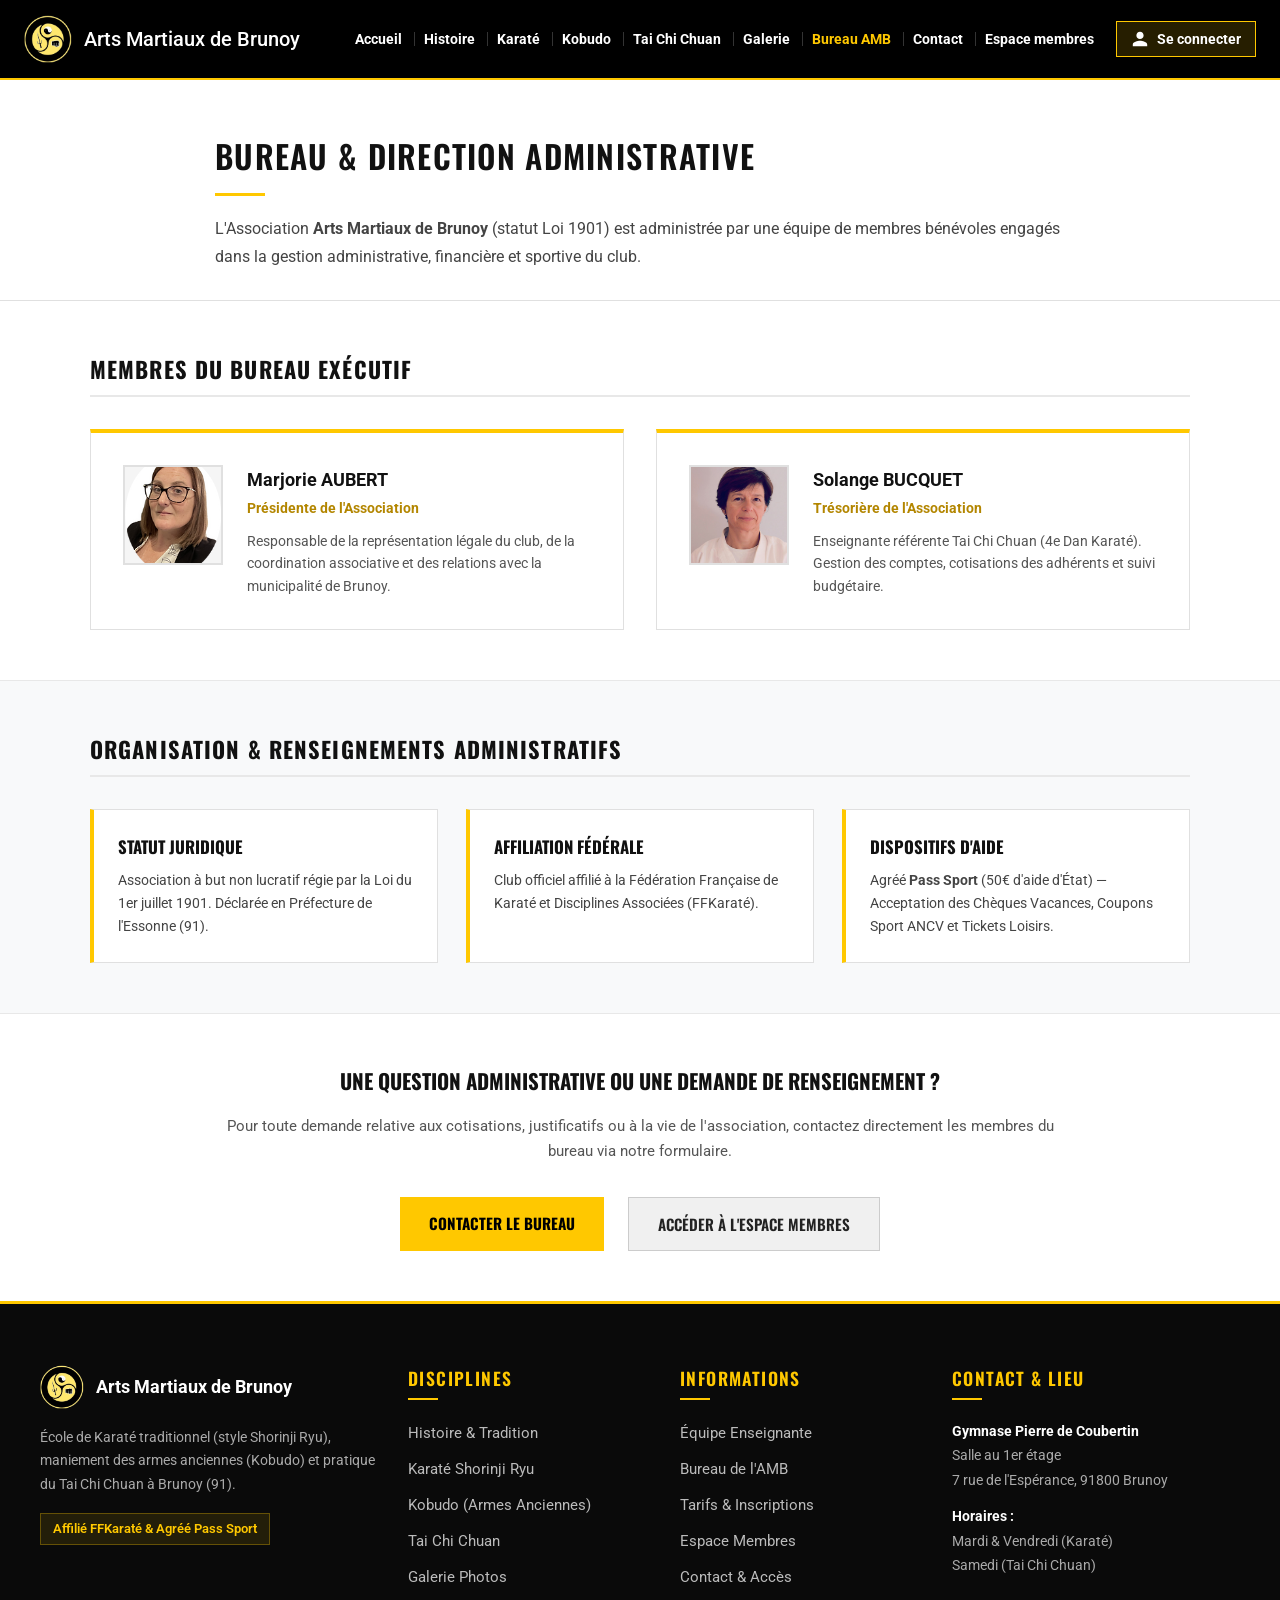
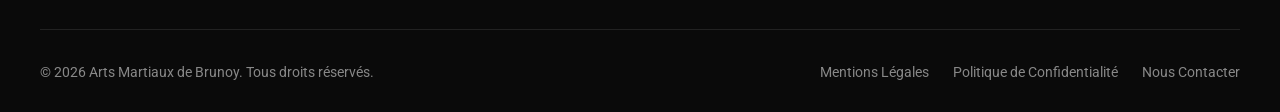
<file: bureau-amb.html>
<!DOCTYPE html>
<html lang="fr">
<head>
  <meta charset="UTF-8">
  <meta name="viewport" content="width=device-width, initial-scale=1.0">
  <title>Bureau & Administration | Arts Martiaux de Brunoy</title>
  <meta name="description" content="Composition du bureau et organisation administrative de l'Association Arts Martiaux de Brunoy (Loi 1901) — Karaté, Kobudo, Tai Chi Chuan à Brunoy (91).">
    <link rel="icon" type="image/png" href="images/logo/logo.png">
  <link rel="apple-touch-icon" href="images/logo/logo.png">
  <link rel="stylesheet" href="styles/main.css">
</head>
<body style="background:#ffffff; color:#222222;">

<!-- HEADER -->
<header class="site-header">
  <div class="header-inner">
    <a href="accueil1.html" class="header-brand">
      <img src="images/logo/logo.png" alt="Arts Martiaux de Brunoy" class="header-logo-img">
      <span class="site-logo">Arts Martiaux de Brunoy</span>
    </a>
    
    <button class="mobile-toggle" id="mobile-toggle" aria-label="Ouvrir le menu">&#9776;</button>
    
        <nav class="site-nav" id="main-nav">
      <a href="accueil1.html" class="nav-link">Accueil</a>
      <a href="histoire.html" class="nav-link">Histoire</a>
      <a href="karate.html" class="nav-link">Karaté</a>
      <a href="kobudo.html" class="nav-link">Kobudo</a>
      <a href="tai-chi-chuan.html" class="nav-link">Tai Chi Chuan</a>
      <a href="galerie.html" class="nav-link">Galerie</a>
      <a href="bureau-amb.html" class="nav-link active">Bureau AMB</a>
      <a href="accueil1.html#contact" class="nav-link">Contact</a>
      <a href="espace-membres.html" class="nav-link">Espace membres</a>
      <a href="espace-membres.html" class="header-member-btn btn-pulse">
        <svg viewBox="0 0 24 24" xmlns="http://www.w3.org/2000/svg"><path d="M12 12c2.7 0 4.8-2.1 4.8-4.8S14.7 2.4 12 2.4 7.2 4.5 7.2 7.2 9.3 12 12 12zm0 2.4c-3.2 0-9.6 1.6-9.6 4.8v2.4h19.2v-2.4c0-3.2-6.4-4.8-9.6-4.8z"/></svg>
        Se connecter
      </a>
    </nav>
  </div>
</header>

<!-- EN-TÊTE SOBRE & ADMINISTRATIF SUR FOND BLANC -->
<section style="background:#ffffff; padding:50px 24px 30px; border-bottom:1px solid #e0e0e0;">
  <div class="section-inner" style="max-width:850px;">
    <h1 style="font-family:'Oswald',sans-serif; font-size:2rem; font-weight:600; color:#111111; text-transform:uppercase; letter-spacing:0.04em; margin-bottom:0.75rem;">
      Bureau & Direction Administrative
    </h1>
    <div style="width:50px; height:3px; background:#FFC800; margin-bottom:1.2rem;"></div>
    <p style="font-family:'Roboto',sans-serif; font-size:1rem; color:#444444; line-height:1.7;">
      L'Association <strong>Arts Martiaux de Brunoy</strong> (statut Loi 1901) est administrée par une équipe de membres bénévoles engagés dans la gestion administrative, financière et sportive du club.
    </p>
  </div>
</section>

<!-- SECTION 1: COMPOSITION DU BUREAU D'ADMINISTRATION -->
<section class="section" style="background:#ffffff; padding:50px 24px;">
  <div class="section-inner wide">
    <h2 style="font-family:'Oswald',sans-serif; font-size:1.4rem; color:#111111; text-transform:uppercase; letter-spacing:0.05em; margin-bottom:2rem; padding-bottom:0.5rem; border-bottom:2px solid #e8e8e8;">
      Membres du Bureau Exécutif
    </h2>

    <div style="display:grid; grid-template-columns:repeat(auto-fit, minmax(320px, 1fr)); gap:2rem;">
      
      <!-- Présidente -->
      <div style="background:#ffffff; border:1px solid #e0e0e0; border-top:4px solid #FFC800; padding:2rem; display:flex; gap:1.5rem; align-items:flex-start;">
        <div style="width:100px; height:100px; border:2px solid #e0e0e0; flex-shrink:0; overflow:hidden; background:#f5f5f5;">
          <img src="images/portrait/Marjorie.png" alt="Marjorie AUBERT — Présidente AMB" style="width:100%; height:100%; object-fit:cover;">
        </div>
        <div>
          <h3 style="font-family:'Roboto',sans-serif; font-size:1.15rem; font-weight:700; color:#111111; margin-bottom:0.2rem;">
            Marjorie AUBERT
          </h3>
          <p style="font-family:'Roboto',sans-serif; font-size:0.9rem; font-weight:700; color:#B38600; margin-bottom:0.6rem;">
            Présidente de l'Association
          </p>
          <p style="font-family:'Roboto',sans-serif; font-size:0.88rem; color:#555555; line-height:1.6;">
            Responsable de la représentation légale du club, de la coordination associative et des relations avec la municipalité de Brunoy.
          </p>
        </div>
      </div>

      <!-- Trésorière -->
      <div style="background:#ffffff; border:1px solid #e0e0e0; border-top:4px solid #FFC800; padding:2rem; display:flex; gap:1.5rem; align-items:flex-start;">
        <div style="width:100px; height:100px; border:2px solid #e0e0e0; flex-shrink:0; overflow:hidden; background:#f5f5f5;">
          <img src="images/portrait/Sensei_Solange.jpg" alt="Solange BUCQUET — Trésorière AMB" style="width:100%; height:100%; object-fit:cover;">
        </div>
        <div>
          <h3 style="font-family:'Roboto',sans-serif; font-size:1.15rem; font-weight:700; color:#111111; margin-bottom:0.2rem;">
            Solange BUCQUET
          </h3>
          <p style="font-family:'Roboto',sans-serif; font-size:0.9rem; font-weight:700; color:#B38600; margin-bottom:0.6rem;">
            Trésorière de l'Association
          </p>
          <p style="font-family:'Roboto',sans-serif; font-size:0.88rem; color:#555555; line-height:1.6;">
            Enseignante référente Tai Chi Chuan (4e Dan Karaté). Gestion des comptes, cotisations des adhérents et suivi budgétaire.
          </p>
        </div>
      </div>

    </div>
  </div>
</section>

<!-- SECTION 2: CADRE LÉGAL ET ORGANISATION DE L'ASSOCIATION -->
<section class="section" style="background:#f8f9fa; padding:50px 24px; border-top:1px solid #e8e8e8;">
  <div class="section-inner wide">
    <h2 style="font-family:'Oswald',sans-serif; font-size:1.4rem; color:#111111; text-transform:uppercase; letter-spacing:0.05em; margin-bottom:2rem; padding-bottom:0.5rem; border-bottom:2px solid #e8e8e8;">
      Organisation & Renseignements Administratifs
    </h2>

    <div style="display:grid; grid-template-columns:repeat(auto-fit, minmax(280px, 1fr)); gap:1.75rem;">
      
      <div style="background:#ffffff; border:1px solid #e0e0e0; border-left:4px solid #FFC800; padding:1.5rem;">
        <h3 style="font-family:'Oswald',sans-serif; font-size:1.05rem; color:#111111; text-transform:uppercase; margin-bottom:0.5rem;">
          Statut Juridique
        </h3>
        <p style="font-family:'Roboto',sans-serif; font-size:0.9rem; color:#444444; line-height:1.6;">
          Association à but non lucratif régie par la Loi du 1er juillet 1901. Déclarée en Préfecture de l'Essonne (91).
        </p>
      </div>

      <div style="background:#ffffff; border:1px solid #e0e0e0; border-left:4px solid #FFC800; padding:1.5rem;">
        <h3 style="font-family:'Oswald',sans-serif; font-size:1.05rem; color:#111111; text-transform:uppercase; margin-bottom:0.5rem;">
          Affiliation Fédérale
        </h3>
        <p style="font-family:'Roboto',sans-serif; font-size:0.9rem; color:#444444; line-height:1.6;">
          Club officiel affilié à la Fédération Française de Karaté et Disciplines Associées (FFKaraté).
        </p>
      </div>

      <div style="background:#ffffff; border:1px solid #e0e0e0; border-left:4px solid #FFC800; padding:1.5rem;">
        <h3 style="font-family:'Oswald',sans-serif; font-size:1.05rem; color:#111111; text-transform:uppercase; margin-bottom:0.5rem;">
          Dispositifs d'Aide
        </h3>
        <p style="font-family:'Roboto',sans-serif; font-size:0.9rem; color:#444444; line-height:1.6;">
          Agréé <strong>Pass Sport</strong> (50€ d'aide d'État) — Acceptation des Chèques Vacances, Coupons Sport ANCV et Tickets Loisirs.
        </p>
      </div>

    </div>
  </div>
</section>

<!-- SECTION 3: CONTACT ET ACCÈS ADHÉRENTS -->
<section class="section" style="background:#ffffff; padding:50px 24px; border-top:1px solid #e8e8e8;">
  <div class="section-inner" style="max-width:850px; text-align:center;">
    <h2 style="font-family:'Oswald',sans-serif; font-size:1.3rem; color:#111111; text-transform:uppercase; margin-bottom:1rem;">
      Une Question Administrative ou une Demande de Renseignement ?
    </h2>
    <p style="font-family:'Roboto',sans-serif; font-size:0.95rem; color:#555555; line-height:1.7; margin-bottom:2rem;">
      Pour toute demande relative aux cotisations, justificatifs ou à la vie de l'association, contactez directement les membres du bureau via notre formulaire.
    </p>
    <div style="display:flex; justify-content:center; gap:1.5rem; flex-wrap:wrap;">
      <a href="accueil1.html#contact" style="display:inline-block; background:#FFC800; color:#000000; padding:0.85rem 1.8rem; font-family:'Oswald',sans-serif; font-size:0.95rem; font-weight:700; text-transform:uppercase; text-decoration:none;">
        Contacter le Bureau
      </a>
      <a href="espace-membres.html" style="display:inline-block; background:#f0f0f0; border:1px solid #ccc; color:#222222; padding:0.85rem 1.8rem; font-family:'Oswald',sans-serif; font-size:0.95rem; font-weight:600; text-transform:uppercase; text-decoration:none;">
        Accéder à l'Espace Membres
      </a>
    </div>
  </div>
</section>

<!-- FOOTER -->
<footer class="site-footer">
  <div class="footer-inner">
    <div class="footer-grid">
      
      <div class="footer-brand">
        <a href="accueil1.html" class="footer-logo-row">
          <img src="images/logo/logo.png" alt="Arts Martiaux de Brunoy" class="footer-logo-img">
          <span class="footer-brand-title">Arts Martiaux de Brunoy</span>
        </a>
        <p class="footer-brand-desc">
          École de Karaté traditionnel (style Shorinji Ryu), maniement des armes anciennes (Kobudo) et pratique du Tai Chi Chuan à Brunoy (91).
        </p>
        <div class="footer-badge">
          <span>Affilié FFKaraté & Agréé Pass Sport</span>
        </div>
      </div>

      <div>
        <h4 class="footer-col-title">Disciplines</h4>
        <ul class="footer-links-list">
          <li><a href="histoire.html">Histoire & Tradition</a></li>
          <li><a href="karate.html">Karaté Shorinji Ryu</a></li>
          <li><a href="kobudo.html">Kobudo (Armes Anciennes)</a></li>
          <li><a href="tai-chi-chuan.html">Tai Chi Chuan</a></li>
          <li><a href="galerie.html">Galerie Photos</a></li>
        </ul>
      </div>

      <div>
        <h4 class="footer-col-title">Informations</h4>
        <ul class="footer-links-list">
          <li><a href="accueil1.html#instructeurs">Équipe Enseignante</a></li>
          <li><a href="bureau-amb.html">Bureau de l'AMB</a></li>
          <li><a href="espace-membres.html">Tarifs & Inscriptions</a></li>
          <li><a href="espace-membres.html">Espace Membres</a></li>
          <li><a href="accueil1.html#contact">Contact & Accès</a></li>
        </ul>
      </div>

      <div class="footer-contact-info">
        <h4 class="footer-col-title">Contact & Lieu</h4>
        <p><strong>Gymnase Pierre de Coubertin</strong><br>Salle au 1er étage<br>7 rue de l'Espérance, 91800 Brunoy</p>
        <p style="margin-top:0.75rem;"><strong>Horaires :</strong><br>Mardi & Vendredi (Karaté)<br>Samedi (Tai Chi Chuan)</p>
      </div>

    </div>

    <div class="footer-bottom">
      <p>&copy; 2026 Arts Martiaux de Brunoy. Tous droits réservés.</p>
      <div class="footer-bottom-links">
        <a href="mentions-legales.html">Mentions Légales</a>
        <a href="politique-confidentialite.html">Politique de Confidentialité</a>
        <a href="accueil1.html#contact">Nous Contacter</a>
      </div>
    </div>
  </div>
</footer>
<script src="js/main.js"></script>
</body>
</html>
</file>
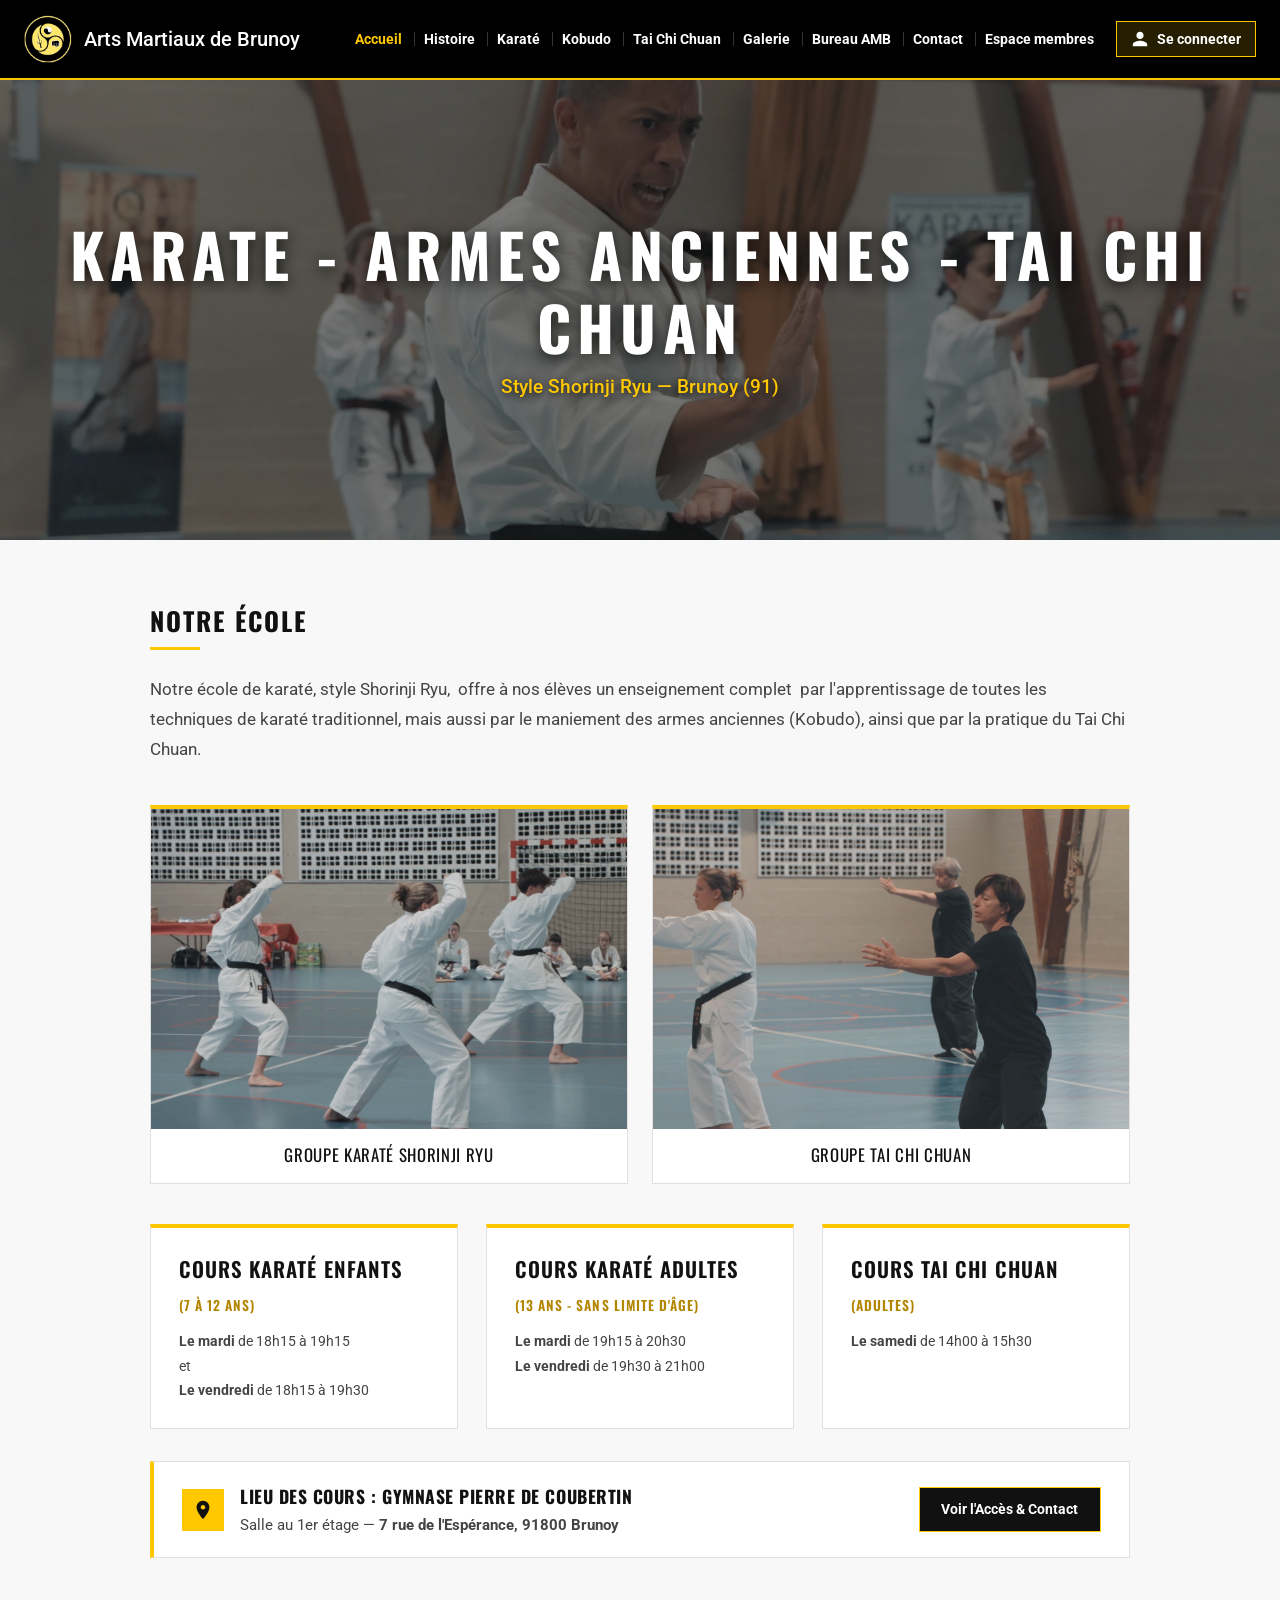
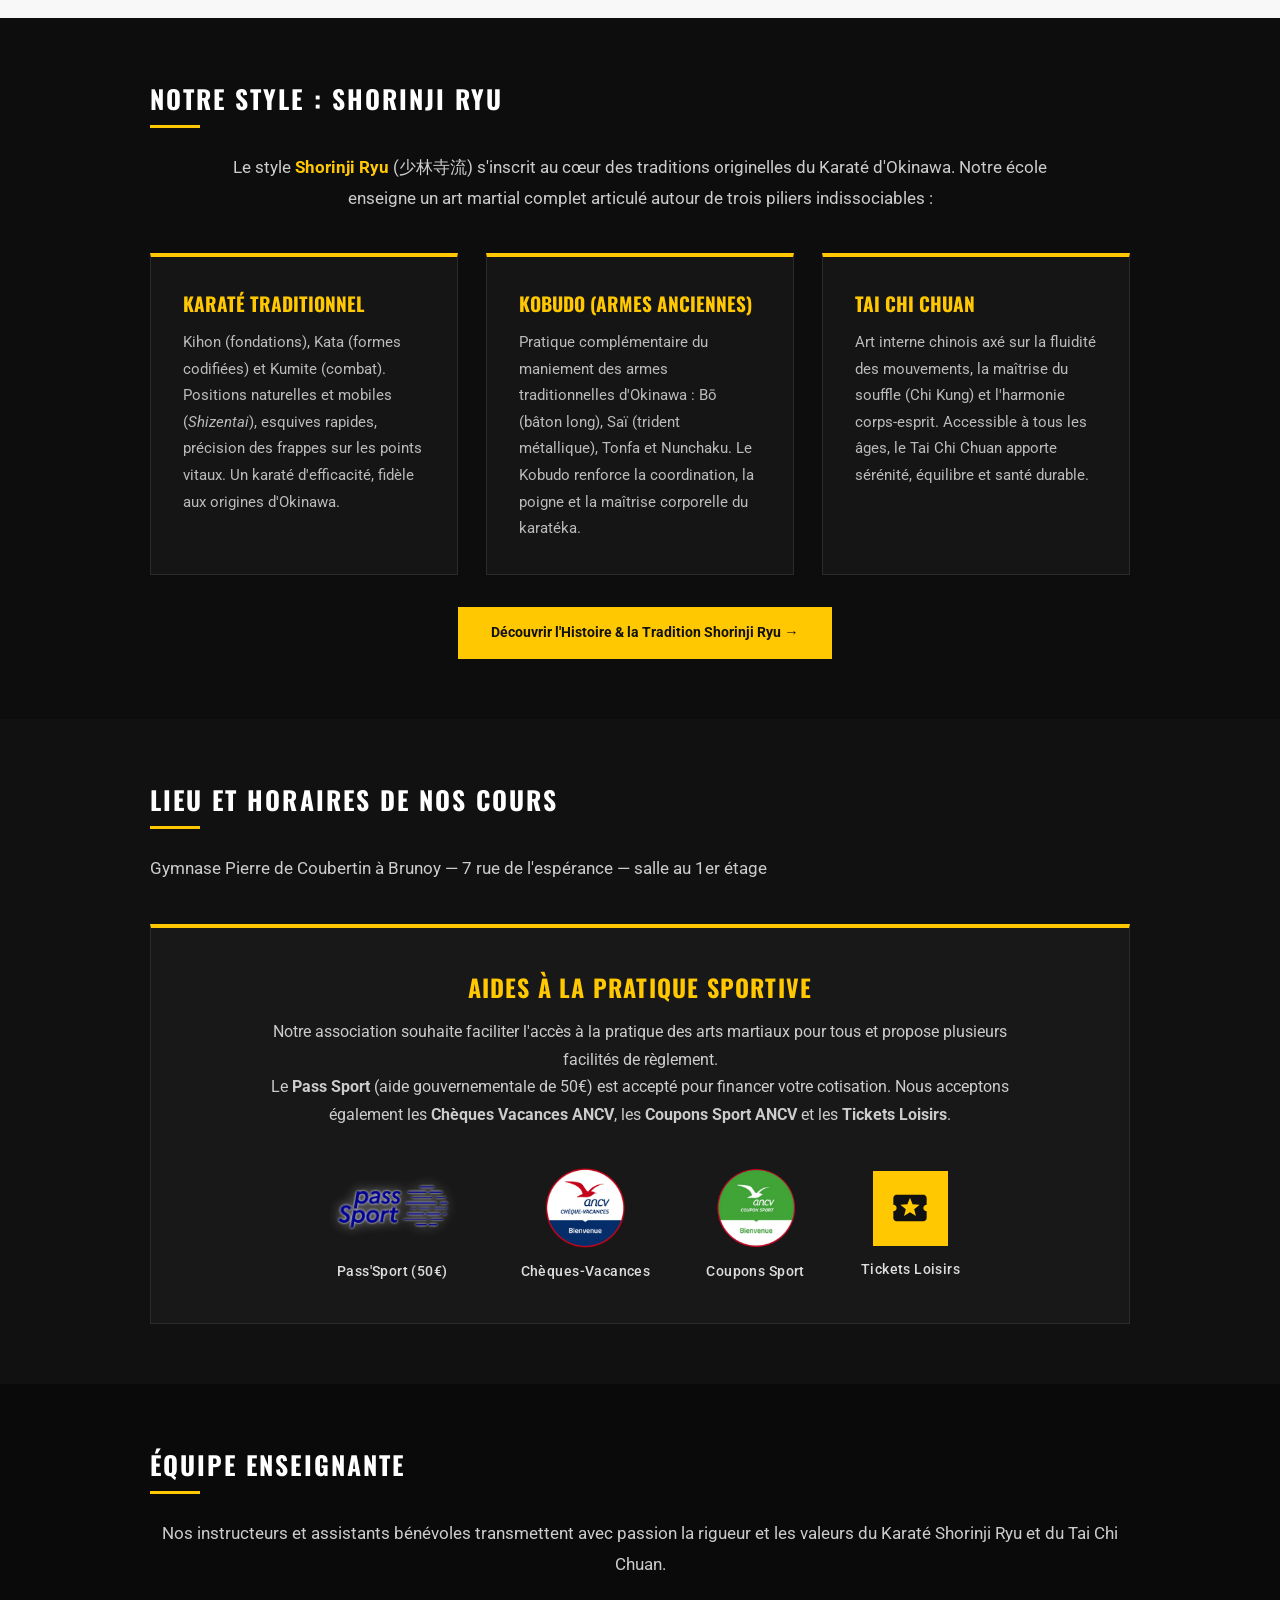
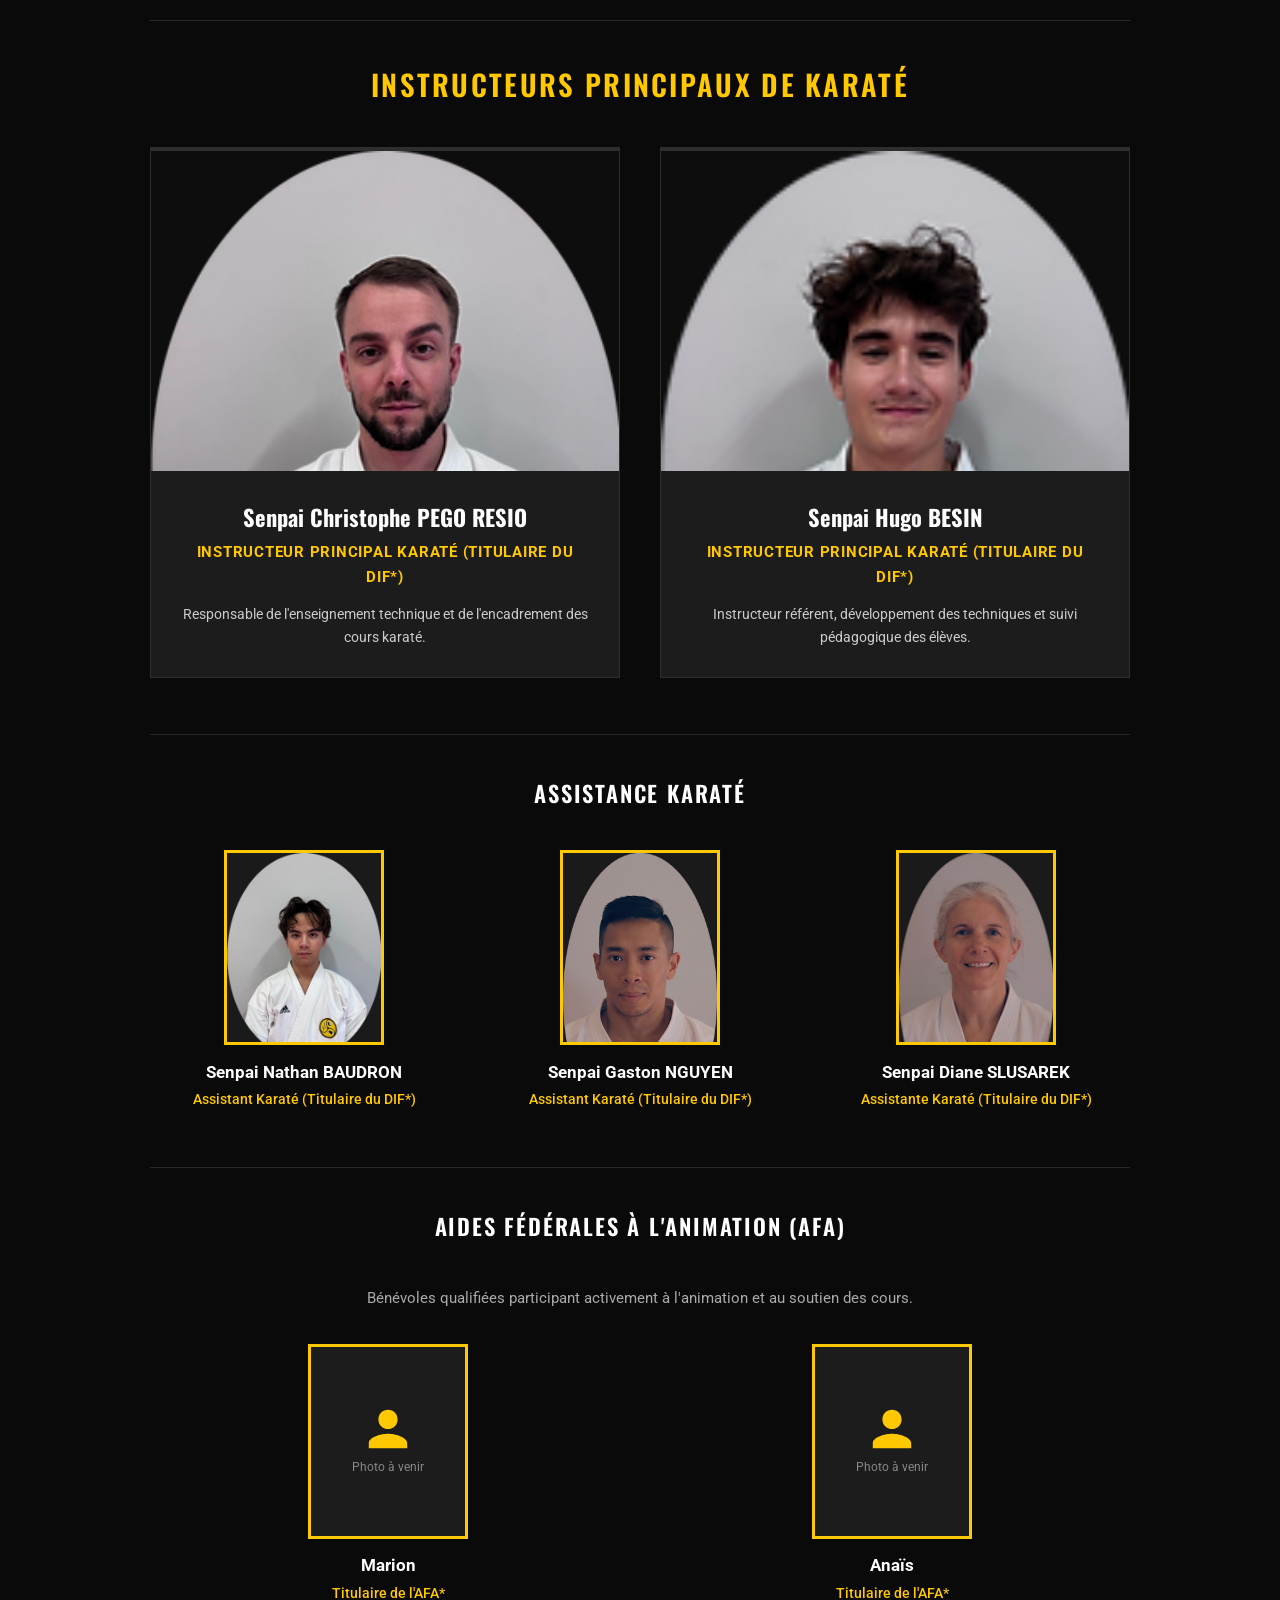
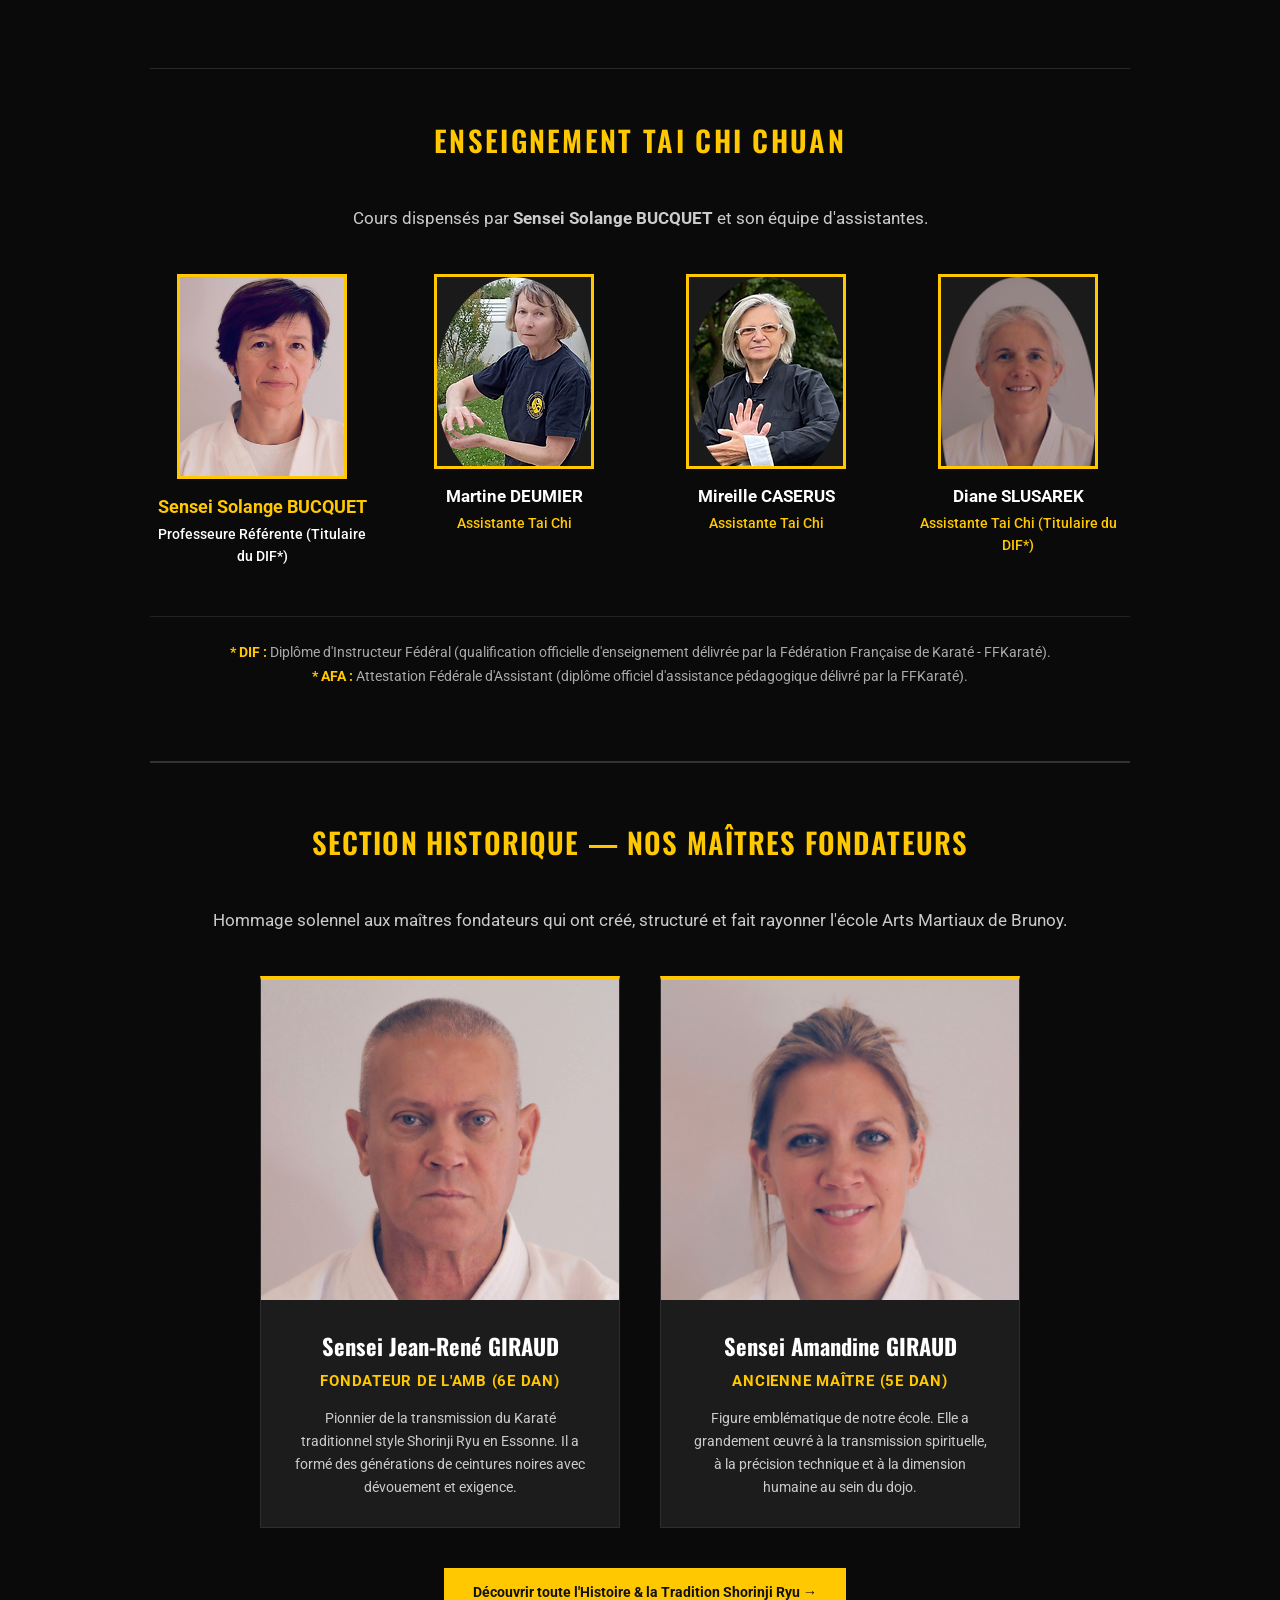
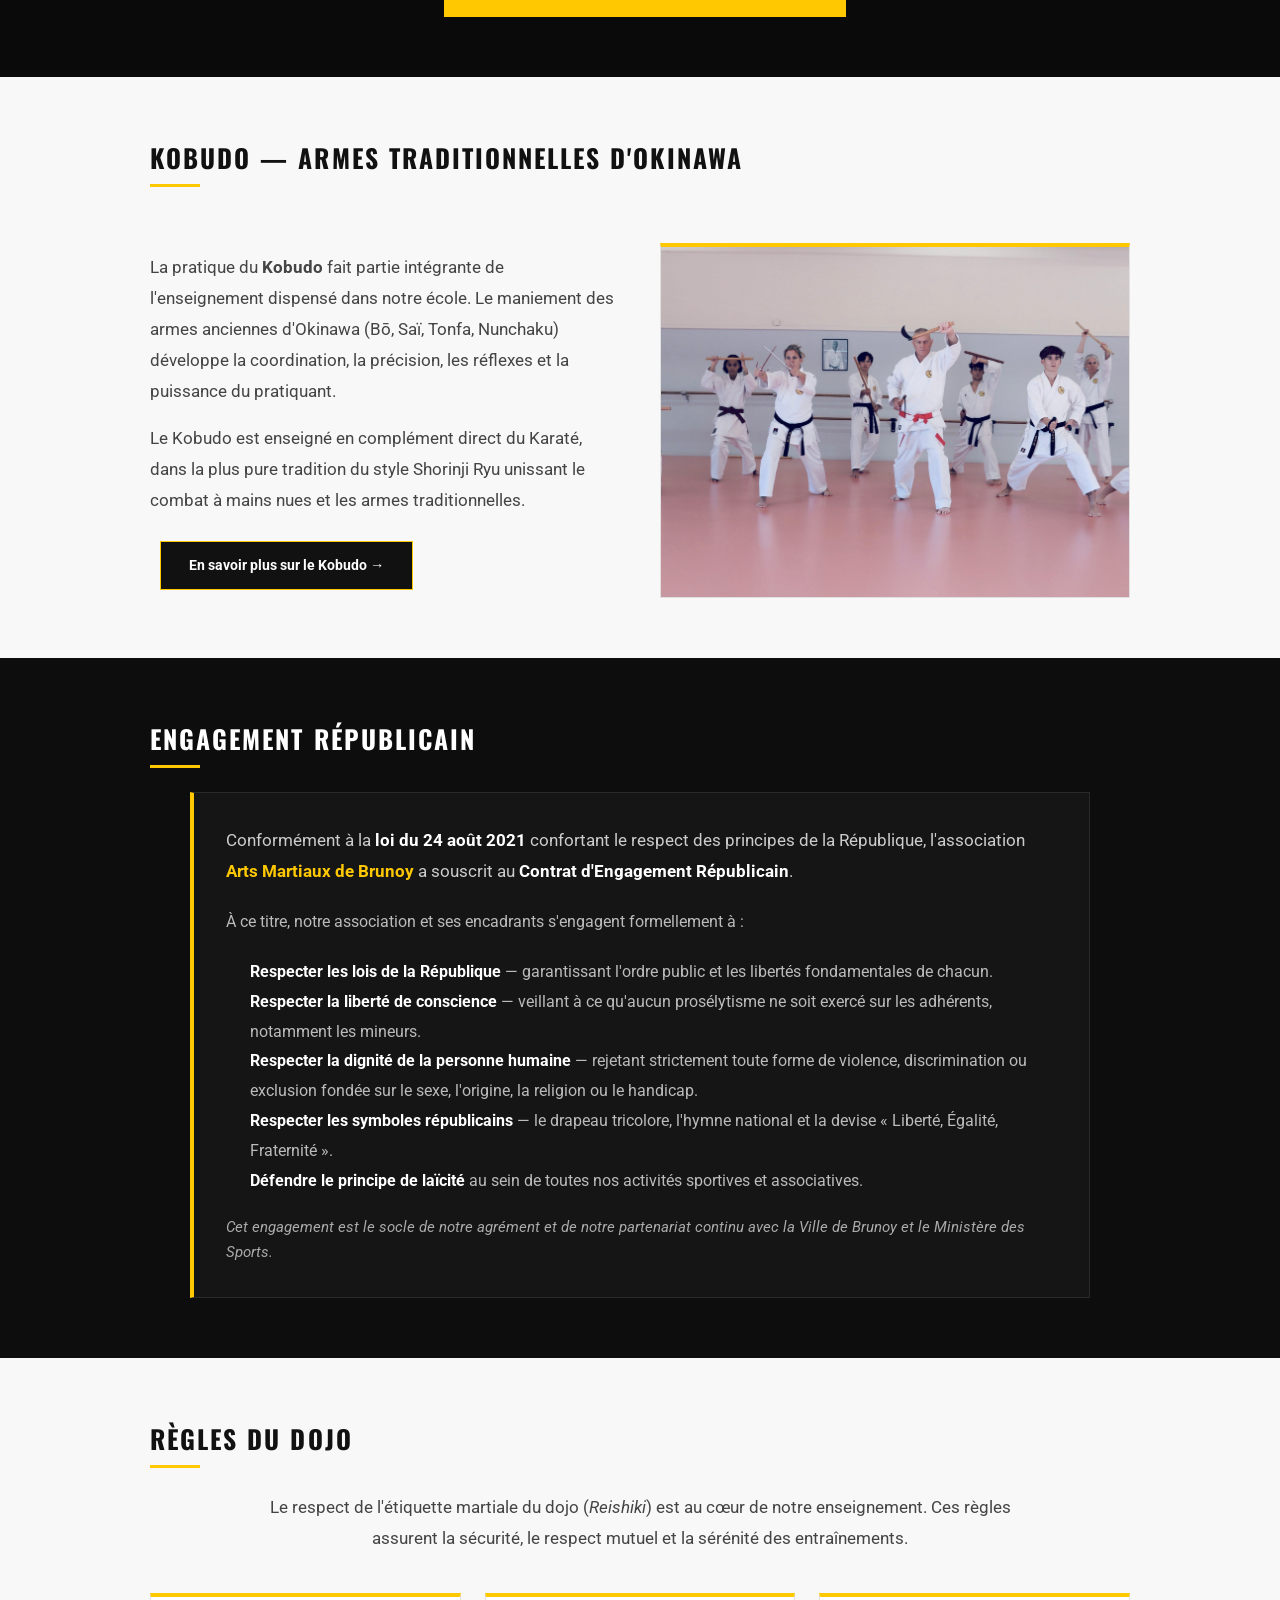
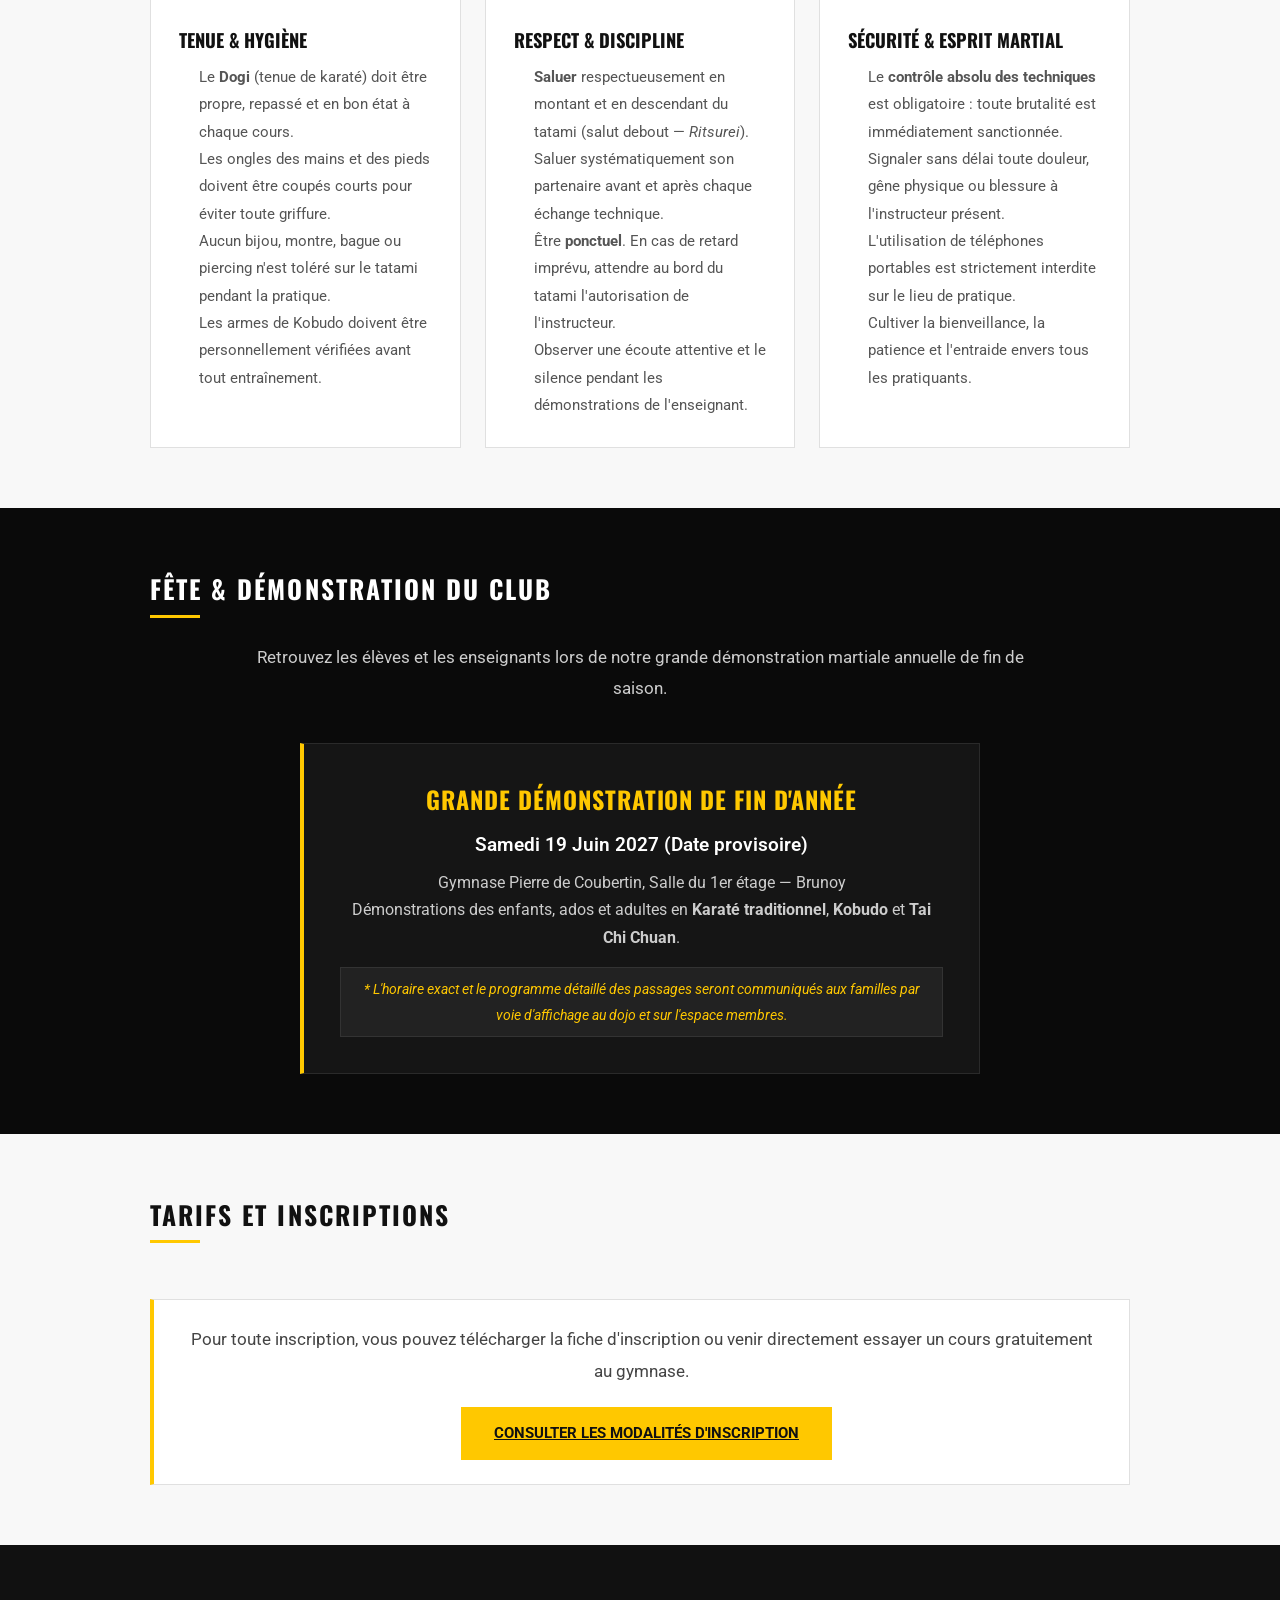
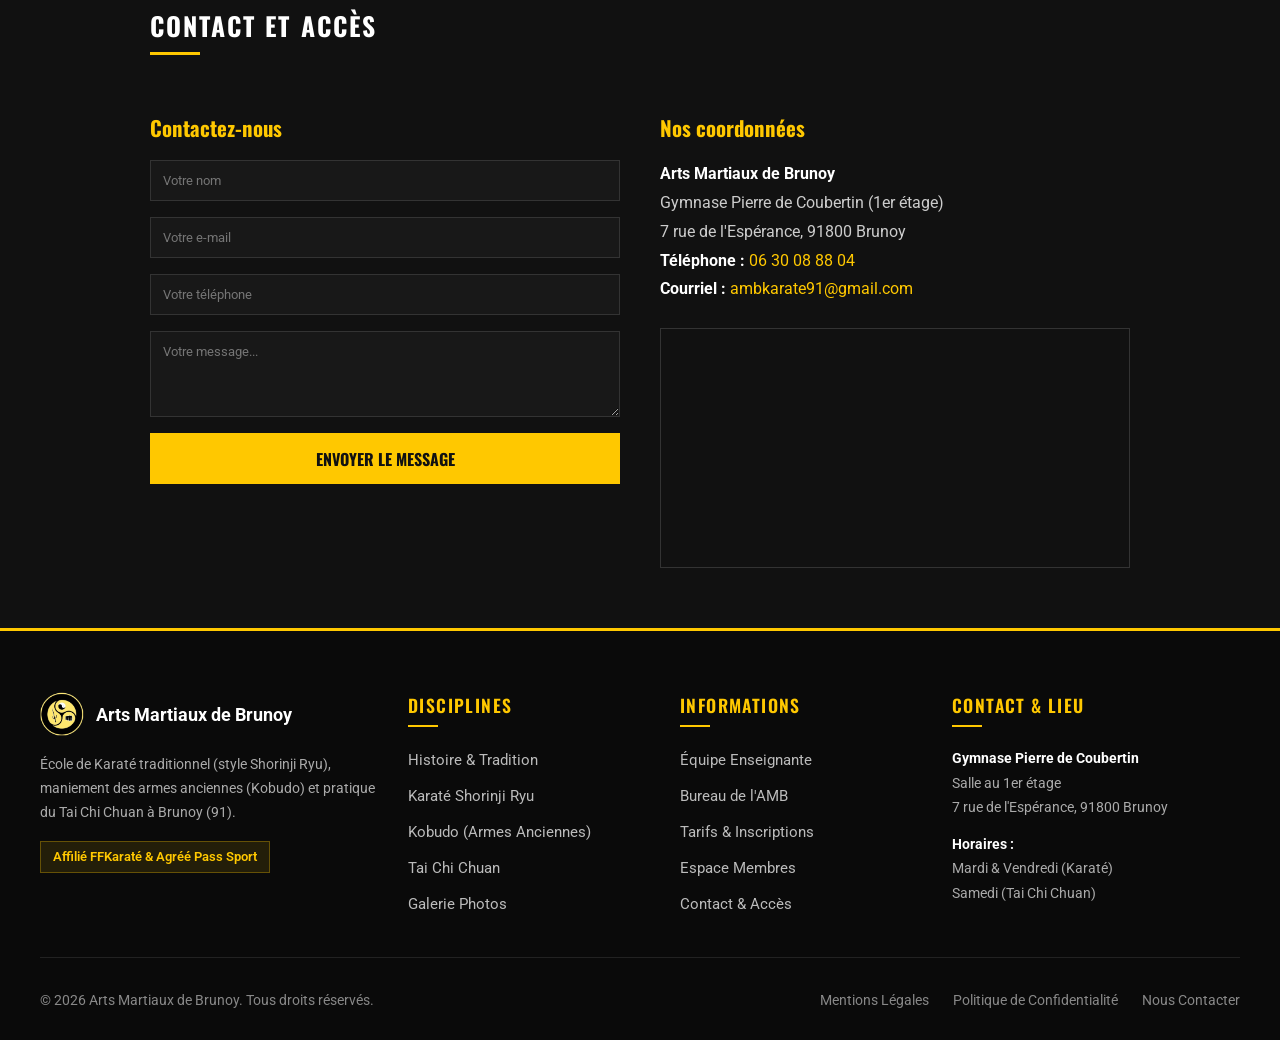
<file: contact.html>
<!DOCTYPE html>
<html lang="fr">
<head>
  <meta charset="UTF-8">
  <meta name="viewport" content="width=device-width, initial-scale=1.0">
  <meta http-equiv="refresh" content="0; url=accueil1.html#contact">
  <title>Contact — Arts Martiaux de Brunoy</title>
  <link rel="icon" type="image/png" href="images/logo/logo.png">
  <link rel="apple-touch-icon" href="images/logo/logo.png">
  <script>window.location.replace("accueil1.html#contact");</script>
</head>
<body style="font-family:'Roboto',sans-serif; background:#0a0a0a; color:#ffffff; display:flex; align-items:center; justify-content:center; min-height:100vh; margin:0; text-align:center; padding:20px; box-sizing:border-box;">
  <div style="max-width:500px;">
    <img src="images/logo/logo.png" alt="AMB" style="width:70px; margin-bottom:1rem;">
    <h1 style="font-family:'Oswald',sans-serif; color:#FFC800; font-size:1.8rem; margin:0 0 1rem; text-transform:uppercase;">Arts Martiaux de Brunoy</h1>
    <p style="color:#cccccc; margin-bottom:1.5rem; font-size:0.95rem;">Redirection vers la section Contact...</p>
    <a href="accueil1.html#contact" style="display:inline-block; background:#FFC800; color:#111111; font-weight:700; padding:12px 24px; text-decoration:none; text-transform:uppercase; font-family:'Oswald',sans-serif;">Accéder à la page Contact</a>
  </div>
</body>
</html>
</file>
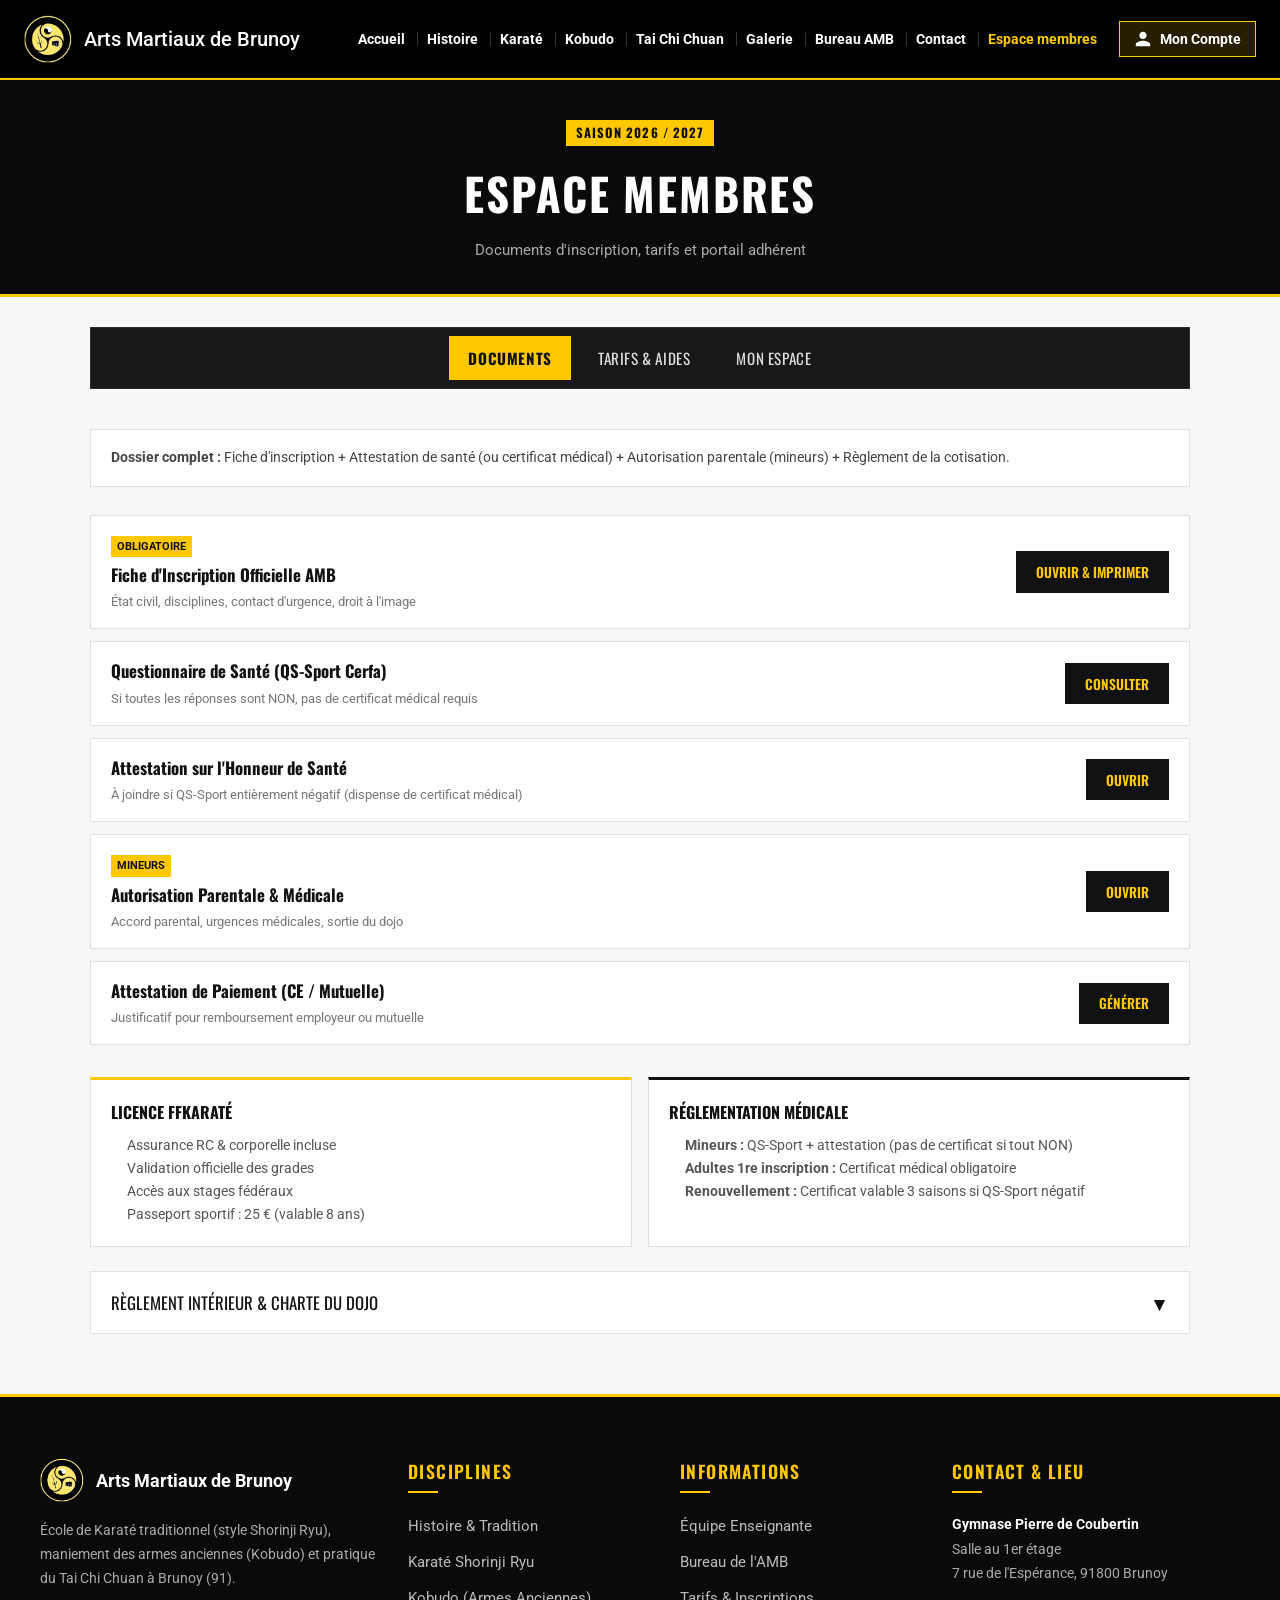
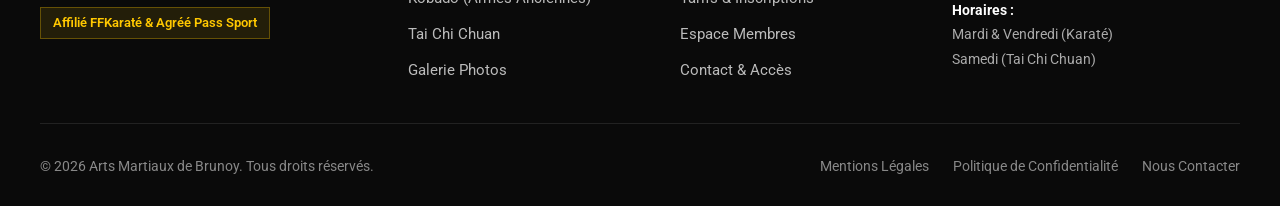
<file: espace-membres.html>
<!DOCTYPE html>
<html lang="fr">
<head>
  <meta charset="UTF-8">
  <meta name="viewport" content="width=device-width, initial-scale=1.0">
  <title>Espace Membres & Documents | Arts Martiaux de Brunoy</title>
  <meta name="description" content="Espace officiel réservé aux adhérents de l'Association Arts Martiaux de Brunoy : inscriptions, documents, tarifs et portail adhérent.">
  <link rel="icon" type="image/png" href="images/logo/logo.png">
  <link rel="apple-touch-icon" href="images/logo/logo.png">
  <link rel="stylesheet" href="styles/main.css">
</head>
<body style="background:#f7f7f7; color:#222222;">

<!-- HEADER -->
<header class="site-header">
  <div class="header-inner">
    <a href="accueil1.html" class="header-brand">
      <img src="images/logo/logo.png" alt="Arts Martiaux de Brunoy" class="header-logo-img">
      <span class="site-logo">Arts Martiaux de Brunoy</span>
    </a>
    <button class="mobile-toggle" id="mobile-toggle" aria-label="Ouvrir le menu">&#9776;</button>
    <nav class="site-nav" id="main-nav">
      <a href="accueil1.html" class="nav-link">Accueil</a>
      <a href="histoire.html" class="nav-link">Histoire</a>
      <a href="karate.html" class="nav-link">Karaté</a>
      <a href="kobudo.html" class="nav-link">Kobudo</a>
      <a href="tai-chi-chuan.html" class="nav-link">Tai Chi Chuan</a>
      <a href="galerie.html" class="nav-link">Galerie</a>
      <a href="bureau-amb.html" class="nav-link">Bureau AMB</a>
      <a href="accueil1.html#contact" class="nav-link">Contact</a>
      <a href="espace-membres.html" class="nav-link active">Espace membres</a>
      <a href="#tab-compte" onclick="switchTab('compte')" class="header-member-btn btn-pulse">
        <svg viewBox="0 0 24 24" xmlns="http://www.w3.org/2000/svg"><path d="M12 12c2.7 0 4.8-2.1 4.8-4.8S14.7 2.4 12 2.4 7.2 4.5 7.2 7.2 9.3 12 12 12zm0 2.4c-3.2 0-9.6 1.6-9.6 4.8v2.4h19.2v-2.4c0-3.2-6.4-4.8-9.6-4.8z"/></svg>
        Mon Compte
      </a>
    </nav>
  </div>
</header>

<!-- HERO COMPACT -->
<section style="background:#0a0a0a; color:#ffffff; padding:40px 24px 32px; border-bottom:3px solid #FFC800;">
  <div class="section-inner" style="max-width:800px; text-align:center;">
    <span style="display:inline-block; font-family:'Oswald',sans-serif; font-size:0.8rem; letter-spacing:0.08em; text-transform:uppercase; color:#111; background:#FFC800; padding:3px 10px; font-weight:700; margin-bottom:0.75rem;">Saison 2026 / 2027</span>
    <h1 style="font-family:'Oswald',sans-serif; font-size:clamp(1.8rem, 4vw, 2.8rem); font-weight:700; color:#ffffff; letter-spacing:0.04em; text-transform:uppercase; margin-bottom:0.5rem;">ESPACE MEMBRES</h1>
    <p style="font-family:'Roboto',sans-serif; font-size:0.95rem; color:#aaaaaa; margin:0;">Documents d'inscription, tarifs et portail adhérent</p>
  </div>
</section>

<!-- CONTENEUR PRINCIPAL -->
<section class="section" style="padding:30px 24px 60px;">
  <div class="section-inner wide">
    
    <!-- 3 ONGLETS SIMPLES -->
    <div class="member-portal-nav">
      <button class="member-tab-btn active" onclick="switchTab('docs')" id="btn-tab-docs">Documents</button>
      <button class="member-tab-btn" onclick="switchTab('tarifs')" id="btn-tab-tarifs">Tarifs & Aides</button>
      <button class="member-tab-btn" onclick="switchTab('compte')" id="btn-tab-compte">Mon Espace</button>
    </div>

    <!-- ═══════════════════════════════════════════════════════ -->
    <!-- PANEL 1 : DOCUMENTS — Liste compacte                   -->
    <!-- ═══════════════════════════════════════════════════════ -->
    <div class="member-panel active" id="panel-docs">

      <!-- Dossier requis -->
      <div style="background:#fff; border-left:4px solid #FFC800; padding:1rem 1.25rem; border:1px solid #e0e0e0; margin-bottom:1.75rem;">
        <p style="font-family:'Roboto',sans-serif; color:#444; font-size:0.9rem; margin:0; line-height:1.6;">
          <strong>Dossier complet :</strong> Fiche d'inscription + Attestation de santé (ou certificat médical) + Autorisation parentale (mineurs) + Règlement de la cotisation.
        </p>
      </div>

      <!-- Liste des documents -->
      <div style="display:flex; flex-direction:column; gap:0.75rem;">

        <div style="display:flex; justify-content:space-between; align-items:center; background:#fff; border:1px solid #e0e0e0; padding:1rem 1.25rem; flex-wrap:wrap; gap:0.75rem;">
          <div>
            <span style="display:inline-block; font-size:0.7rem; font-weight:700; text-transform:uppercase; background:#FFC800; color:#111; padding:2px 6px; margin-bottom:0.3rem;">Obligatoire</span>
            <h4 style="font-family:'Oswald',sans-serif; font-size:1.05rem; color:#111; margin:0;">Fiche d'Inscription Officielle AMB</h4>
            <p style="font-size:0.82rem; color:#777; margin:0.15rem 0 0;">État civil, disciplines, contact d'urgence, droit à l'image</p>
          </div>
          <button class="btn-doc-primary" onclick="openDocModal('inscription')">Ouvrir & Imprimer</button>
        </div>

        <div style="display:flex; justify-content:space-between; align-items:center; background:#fff; border:1px solid #e0e0e0; padding:1rem 1.25rem; flex-wrap:wrap; gap:0.75rem;">
          <div>
            <h4 style="font-family:'Oswald',sans-serif; font-size:1.05rem; color:#111; margin:0;">Questionnaire de Santé (QS-Sport Cerfa)</h4>
            <p style="font-size:0.82rem; color:#777; margin:0.15rem 0 0;">Si toutes les réponses sont NON, pas de certificat médical requis</p>
          </div>
          <button class="btn-doc-primary" onclick="openDocModal('qssport')">Consulter</button>
        </div>

        <div style="display:flex; justify-content:space-between; align-items:center; background:#fff; border:1px solid #e0e0e0; padding:1rem 1.25rem; flex-wrap:wrap; gap:0.75rem;">
          <div>
            <h4 style="font-family:'Oswald',sans-serif; font-size:1.05rem; color:#111; margin:0;">Attestation sur l'Honneur de Santé</h4>
            <p style="font-size:0.82rem; color:#777; margin:0.15rem 0 0;">À joindre si QS-Sport entièrement négatif (dispense de certificat médical)</p>
          </div>
          <button class="btn-doc-primary" onclick="openDocModal('attestation-sante')">Ouvrir</button>
        </div>

        <div style="display:flex; justify-content:space-between; align-items:center; background:#fff; border:1px solid #e0e0e0; padding:1rem 1.25rem; flex-wrap:wrap; gap:0.75rem;">
          <div>
            <span style="display:inline-block; font-size:0.7rem; font-weight:700; text-transform:uppercase; background:#FFC800; color:#111; padding:2px 6px; margin-bottom:0.3rem;">Mineurs</span>
            <h4 style="font-family:'Oswald',sans-serif; font-size:1.05rem; color:#111; margin:0;">Autorisation Parentale & Médicale</h4>
            <p style="font-size:0.82rem; color:#777; margin:0.15rem 0 0;">Accord parental, urgences médicales, sortie du dojo</p>
          </div>
          <button class="btn-doc-primary" onclick="openDocModal('autorisation-parentale')">Ouvrir</button>
        </div>

        <div style="display:flex; justify-content:space-between; align-items:center; background:#fff; border:1px solid #e0e0e0; padding:1rem 1.25rem; flex-wrap:wrap; gap:0.75rem;">
          <div>
            <h4 style="font-family:'Oswald',sans-serif; font-size:1.05rem; color:#111; margin:0;">Attestation de Paiement (CE / Mutuelle)</h4>
            <p style="font-size:0.82rem; color:#777; margin:0.15rem 0 0;">Justificatif pour remboursement employeur ou mutuelle</p>
          </div>
          <button class="btn-doc-primary" onclick="openDocModal('attestation-ce')">Générer</button>
        </div>

      </div>

      <!-- Infos Licence & Médical — Résumé compact -->
      <div style="margin-top:2rem; display:grid; grid-template-columns:repeat(auto-fit, minmax(280px, 1fr)); gap:1rem;">
        <div style="background:#fff; border:1px solid #e0e0e0; border-top:3px solid #FFC800; padding:1.25rem;">
          <h4 style="font-family:'Oswald',sans-serif; font-size:1rem; color:#111; text-transform:uppercase; margin-bottom:0.5rem;">Licence FFKaraté</h4>
          <ul style="padding-left:1rem; font-size:0.85rem; color:#555; line-height:1.7; margin:0;">
            <li>Assurance RC & corporelle incluse</li>
            <li>Validation officielle des grades</li>
            <li>Accès aux stages fédéraux</li>
            <li>Passeport sportif : 25 € (valable 8 ans)</li>
          </ul>
        </div>
        <div style="background:#fff; border:1px solid #e0e0e0; border-top:3px solid #111; padding:1.25rem;">
          <h4 style="font-family:'Oswald',sans-serif; font-size:1rem; color:#111; text-transform:uppercase; margin-bottom:0.5rem;">Réglementation Médicale</h4>
          <ul style="padding-left:1rem; font-size:0.85rem; color:#555; line-height:1.7; margin:0;">
            <li><strong>Mineurs :</strong> QS-Sport + attestation (pas de certificat si tout NON)</li>
            <li><strong>Adultes 1re inscription :</strong> Certificat médical obligatoire</li>
            <li><strong>Renouvellement :</strong> Certificat valable 3 saisons si QS-Sport négatif</li>
          </ul>
        </div>
      </div>

      <!-- Règlement intérieur en accordéon -->
      <div style="margin-top:1.5rem; background:#fff; border:1px solid #e0e0e0;">
        <button onclick="toggleReglement()" id="btn-reglement-toggle" style="width:100%; display:flex; justify-content:space-between; align-items:center; padding:1rem 1.25rem; background:none; border:none; cursor:pointer; font-family:'Oswald',sans-serif; font-size:1.05rem; color:#111; text-transform:uppercase;">
          Règlement Intérieur & Charte du Dojo
          <span id="reglement-chevron" style="font-size:1.2rem; transition:transform 0.3s;">&#9660;</span>
        </button>
        <div id="reglement-content" style="display:none; padding:0 1.25rem 1.25rem; font-family:'Roboto',sans-serif; font-size:0.88rem; color:#444; line-height:1.75;">
          <div style="border-top:1px solid #eee; padding-top:1rem;">
            <p><strong>Art. 1 — Salut :</strong> Saluer le tatami en entrant et en sortant. Le salut cérémonial ouvre et clôture chaque séance.</p>
            <p><strong>Art. 2 — Ponctualité :</strong> Se présenter 10 min avant le cours. En cas de retard, attendre l'autorisation de l'enseignant.</p>
            <p><strong>Art. 3 — Tenue :</strong> Karategi propre et repassé. Ongles coupés courts. Aucun bijou, montre ou piercing sur le tatami.</p>
            <p><strong>Art. 4 — Armes :</strong> Les armes de Kobudo doivent être vérifiées avant chaque utilisation, sous supervision du professeur uniquement.</p>
            <p><strong>Art. 5 — Esprit martial :</strong> Contrôle de soi obligatoire. Toute violence ou irrespect entraîne une exclusion immédiate.</p>
          </div>
        </div>
      </div>

    </div>

    <!-- ═══════════════════════════════════════════════════════ -->
    <!-- PANEL 2 : TARIFS & AIDES — Simplifié                  -->
    <!-- ═══════════════════════════════════════════════════════ -->
    <div class="member-panel" id="panel-tarifs">

      <!-- Grille tarifaire compacte -->
      <div style="display:grid; grid-template-columns:repeat(auto-fit, minmax(240px, 1fr)); gap:1.25rem; margin-bottom:2rem;">
        
        <div style="background:#fff; border:1px solid #e0e0e0; border-top:4px solid #FFC800; padding:1.5rem; text-align:center;">
          <span style="font-family:'Oswald',sans-serif; font-size:0.75rem; color:#B38600; font-weight:700; text-transform:uppercase;">Enfants (7-12 ans)</span>
          <h4 style="font-family:'Oswald',sans-serif; font-size:1.2rem; color:#111; margin:0.25rem 0;">Karaté Enfants</h4>
          <p style="font-size:0.82rem; color:#666; line-height:1.5; margin-bottom:0.75rem;">Mardi 18h15 & Vendredi 18h15</p>
          <div style="font-family:'Oswald',sans-serif; font-size:1.5rem; color:#111; font-weight:700;">190 € <span style="font-size:0.8rem; font-weight:400; color:#888;">/ an</span></div>
          <p style="font-size:0.75rem; color:#999; margin-top:0.3rem;">Licence FFKaraté incluse</p>
        </div>

        <div style="background:#fff; border:1px solid #e0e0e0; border-top:4px solid #FFC800; padding:1.5rem; text-align:center;">
          <span style="font-family:'Oswald',sans-serif; font-size:0.75rem; color:#B38600; font-weight:700; text-transform:uppercase;">Ados & Adultes</span>
          <h4 style="font-family:'Oswald',sans-serif; font-size:1.2rem; color:#111; margin:0.25rem 0;">Karaté & Kobudo</h4>
          <p style="font-size:0.82rem; color:#666; line-height:1.5; margin-bottom:0.75rem;">Mardi 19h15 & Vendredi 19h30</p>
          <div style="font-family:'Oswald',sans-serif; font-size:1.5rem; color:#111; font-weight:700;">230 € <span style="font-size:0.8rem; font-weight:400; color:#888;">/ an</span></div>
          <p style="font-size:0.75rem; color:#999; margin-top:0.3rem;">Licence FFKaraté incluse</p>
        </div>

        <div style="background:#fff; border:1px solid #e0e0e0; border-top:4px solid #FFC800; padding:1.5rem; text-align:center;">
          <span style="font-family:'Oswald',sans-serif; font-size:0.75rem; color:#B38600; font-weight:700; text-transform:uppercase;">Adultes</span>
          <h4 style="font-family:'Oswald',sans-serif; font-size:1.2rem; color:#111; margin:0.25rem 0;">Tai Chi Chuan</h4>
          <p style="font-size:0.82rem; color:#666; line-height:1.5; margin-bottom:0.75rem;">Samedi 14h00 - 15h30</p>
          <div style="font-family:'Oswald',sans-serif; font-size:1.5rem; color:#111; font-weight:700;">180 € <span style="font-size:0.8rem; font-weight:400; color:#888;">/ an</span></div>
          <p style="font-size:0.75rem; color:#999; margin-top:0.3rem;">Licence FFKaraté incluse</p>
        </div>

        <div style="background:#fff; border:1px solid #e0e0e0; border-top:4px solid #111; padding:1.5rem; text-align:center;">
          <span style="font-family:'Oswald',sans-serif; font-size:0.75rem; color:#111; font-weight:700; text-transform:uppercase;">Formule Complète</span>
          <h4 style="font-family:'Oswald',sans-serif; font-size:1.2rem; color:#111; margin:0.25rem 0;">Karaté + Tai Chi</h4>
          <p style="font-size:0.82rem; color:#666; line-height:1.5; margin-bottom:0.75rem;">Accès à toutes les séances</p>
          <div style="font-family:'Oswald',sans-serif; font-size:1.5rem; color:#B38600; font-weight:700;">300 € <span style="font-size:0.8rem; font-weight:400; color:#888;">/ an</span></div>
          <p style="font-size:0.75rem; color:#999; margin-top:0.3rem;">Tarif préférentiel combiné</p>
        </div>
      </div>

      <!-- Aides et facilités — Compact en ligne -->
      <div style="background:#fff; border:1px solid #e0e0e0; padding:1.5rem;">
        <h4 style="font-family:'Oswald',sans-serif; font-size:1.1rem; color:#111; text-transform:uppercase; margin-bottom:1rem;">Facilités de règlement</h4>
        <div style="display:grid; grid-template-columns:repeat(auto-fit, minmax(220px, 1fr)); gap:1rem; font-size:0.88rem; color:#555; line-height:1.6;">
          <div style="border-left:3px solid #FFC800; padding-left:0.75rem;">
            <strong style="color:#111;">Pass'Sport</strong> — 50 € déduits de la cotisation (aide d'État)
          </div>
          <div style="border-left:3px solid #FFC800; padding-left:0.75rem;">
            <strong style="color:#111;">Chèques-Vacances & Coupons Sport</strong> — ANCV papier ou e-chèques
          </div>
          <div style="border-left:3px solid #FFC800; padding-left:0.75rem;">
            <strong style="color:#111;">Tickets Loisirs</strong> — Acceptés pour la cotisation
          </div>
          <div style="border-left:3px solid #FFC800; padding-left:0.75rem;">
            <strong style="color:#111;">Paiement en 3x</strong> — 3 chèques (oct., janv., avril)
          </div>
          <div style="border-left:3px solid #FFC800; padding-left:0.75rem;">
            <strong style="color:#111;">Réduction famille</strong> — 15 % dès la 2e inscription (même foyer)
          </div>
        </div>
      </div>
    </div>

    <!-- ═══════════════════════════════════════════════════════ -->
    <!-- PANEL 3 : MON ESPACE (PORTAIL ADHÉRENT)                -->
    <!-- ═══════════════════════════════════════════════════════ -->
    <div class="member-panel" id="panel-compte">
      <div id="tab-compte"></div>
      
      <!-- État non connecté -->
      <div id="auth-logged-out" style="max-width:400px; margin:0 auto; background:#fff; border:1px solid #e0e0e0; border-top:4px solid #FFC800; padding:2rem;">
        <div style="text-align:center; margin-bottom:1.25rem;">
          <img src="images/logo/logo.png" alt="AMB" style="width:55px; margin:0 auto 0.5rem; display:block;">
          <h3 style="font-family:'Oswald',sans-serif; font-size:1.3rem; color:#111; text-transform:uppercase; margin:0;">Connexion Adhérent</h3>
          <p style="font-size:0.82rem; color:#888; margin-top:0.2rem;">Accédez à vos attestations et au suivi de votre dossier.</p>
        </div>

        <form id="login-form" onsubmit="handleMemberLogin(event)" style="display:flex; flex-direction:column; gap:0.9rem;">
          <div>
            <label style="display:block; font-size:0.8rem; font-weight:600; color:#333; margin-bottom:0.25rem;">E-mail :</label>
            <input type="email" id="login-email" value="adherent@artsmartiaux-brunoy.fr" required style="width:100%; padding:0.65rem; border:1px solid #ccc; font-family:inherit; font-size:0.9rem; box-sizing:border-box;">
          </div>
          <div>
            <label style="display:block; font-size:0.8rem; font-weight:600; color:#333; margin-bottom:0.25rem;">Mot de passe :</label>
            <input type="password" id="login-password" value="karate91800" required style="width:100%; padding:0.65rem; border:1px solid #ccc; font-family:inherit; font-size:0.9rem; box-sizing:border-box;">
          </div>
          <button type="submit" style="background:#FFC800; color:#111; font-family:'Oswald',sans-serif; font-size:1rem; font-weight:700; text-transform:uppercase; border:none; padding:0.75rem; cursor:pointer;">Se Connecter</button>
        </form>

        <div style="margin-top:1rem; text-align:center; border-top:1px solid #eee; padding-top:0.75rem;">
          <button onclick="handleMemberLogin(null)" style="background:#f0f0f0; border:1px solid #ccc; padding:0.4rem 0.8rem; font-size:0.78rem; cursor:pointer; font-weight:600; color:#333;">Tester le Compte Démo</button>
        </div>
      </div>

      <!-- État connecté (Tableau de bord) -->
      <div id="auth-logged-in" style="display:none; max-width:800px; margin:0 auto; background:#fff; border:1px solid #e0e0e0; border-top:4px solid #FFC800; padding:2rem;">
        
        <div style="display:flex; justify-content:space-between; align-items:center; flex-wrap:wrap; gap:1rem; border-bottom:1px solid #eee; padding-bottom:1rem; margin-bottom:1.5rem;">
          <div>
            <span style="display:inline-block; font-family:'Oswald',sans-serif; font-size:0.75rem; background:#FFC800; color:#111; padding:2px 7px; font-weight:700; text-transform:uppercase;">Adhérent Validé</span>
            <h3 style="font-family:'Oswald',sans-serif; font-size:1.5rem; color:#111; text-transform:uppercase; margin:0.2rem 0 0;" id="user-display-name">Thomas DUBOIS</h3>
            <p style="font-size:0.82rem; color:#666; margin:0;">Licence n° <strong id="user-license-num">910482910-K</strong> — Karaté & Kobudo</p>
          </div>
          <button onclick="handleMemberLogout()" style="background:#f5f5f5; border:1px solid #ddd; color:#444; padding:0.5rem 1rem; font-family:'Oswald',sans-serif; font-size:0.8rem; text-transform:uppercase; cursor:pointer; font-weight:600;">Déconnexion</button>
        </div>

        <!-- Indicateurs compacts -->
        <div style="display:grid; grid-template-columns:repeat(auto-fit, minmax(140px, 1fr)); gap:1rem; margin-bottom:1.5rem;">
          <div style="background:#f9f9f9; border:1px solid #eee; padding:1rem; text-align:center;">
            <span style="font-size:0.72rem; color:#888; text-transform:uppercase;">Dossier</span>
            <div style="font-family:'Oswald',sans-serif; font-size:1rem; color:#111; font-weight:700; margin-top:0.15rem;">Complet</div>
          </div>
          <div style="background:#f9f9f9; border:1px solid #eee; padding:1rem; text-align:center;">
            <span style="font-size:0.72rem; color:#888; text-transform:uppercase;">Cotisation</span>
            <div style="font-family:'Oswald',sans-serif; font-size:1rem; color:#B38600; font-weight:700; margin-top:0.15rem;">230 € Réglée</div>
          </div>
          <div style="background:#f9f9f9; border:1px solid #eee; padding:1rem; text-align:center;">
            <span style="font-size:0.72rem; color:#888; text-transform:uppercase;">Médical</span>
            <div style="font-family:'Oswald',sans-serif; font-size:1rem; color:#111; font-weight:700; margin-top:0.15rem;">QS Validé</div>
          </div>
        </div>

        <!-- Actions rapides -->
        <div style="display:flex; flex-direction:column; gap:0.75rem;">
          <div style="display:flex; justify-content:space-between; align-items:center; background:#fafafa; border:1px solid #eee; padding:0.85rem 1rem; flex-wrap:wrap; gap:0.5rem;">
            <strong style="font-size:0.9rem; color:#111;">Attestation de Cotisation (CE / Mutuelle)</strong>
            <button class="btn-doc-primary" onclick="openDocModal('attestation-ce')">Télécharger</button>
          </div>
          <div style="display:flex; justify-content:space-between; align-items:center; background:#fafafa; border:1px solid #eee; padding:0.85rem 1rem; flex-wrap:wrap; gap:0.5rem;">
            <strong style="font-size:0.9rem; color:#111;">Passages de Grades (Kyu) — Dates</strong>
            <button class="btn-doc-secondary" onclick="openDocModal('grades-info')">Consulter</button>
          </div>
        </div>

      </div>
    </div>

  </div>
</section>

<!-- MODAL DOCUMENTS (INCHANGÉ) -->
<div class="doc-modal-overlay" id="docModalOverlay">
  <div class="doc-modal-container">
    <button class="doc-modal-close" onclick="closeDocModal()">&times;</button>
    <div class="doc-modal-actions-bar" style="display:flex; justify-content:space-between; align-items:center; border-bottom:1px solid #eee; padding-bottom:1rem; margin-bottom:1.5rem;">
      <span style="font-family:'Oswald',sans-serif; font-size:1.1rem; color:#111; text-transform:uppercase;" id="modalDocumentTitle">Document Officiel AMB</span>
      <button onclick="window.print()" style="background:#FFC800; color:#111; border:none; padding:8px 16px; font-family:'Oswald',sans-serif; font-size:0.9rem; font-weight:700; cursor:pointer; text-transform:uppercase;">Imprimer / PDF</button>
    </div>
    <div id="modalDocumentContent"></div>
  </div>
</div>

<!-- FOOTER -->
<footer class="site-footer">
  <div class="footer-inner">
    <div class="footer-grid">
      <div class="footer-brand">
        <a href="accueil1.html" class="footer-logo-row">
          <img src="images/logo/logo.png" alt="Arts Martiaux de Brunoy" class="footer-logo-img">
          <span class="footer-brand-title">Arts Martiaux de Brunoy</span>
        </a>
        <p class="footer-brand-desc">École de Karaté traditionnel (style Shorinji Ryu), maniement des armes anciennes (Kobudo) et pratique du Tai Chi Chuan à Brunoy (91).</p>
        <div class="footer-badge"><span>Affilié FFKaraté &amp; Agréé Pass Sport</span></div>
      </div>
      <div>
        <h4 class="footer-col-title">Disciplines</h4>
        <ul class="footer-links-list">
          <li><a href="histoire.html">Histoire &amp; Tradition</a></li>
          <li><a href="karate.html">Karaté Shorinji Ryu</a></li>
          <li><a href="kobudo.html">Kobudo (Armes Anciennes)</a></li>
          <li><a href="tai-chi-chuan.html">Tai Chi Chuan</a></li>
          <li><a href="galerie.html">Galerie Photos</a></li>
        </ul>
      </div>
      <div>
        <h4 class="footer-col-title">Informations</h4>
        <ul class="footer-links-list">
          <li><a href="accueil1.html#instructeurs">Équipe Enseignante</a></li>
          <li><a href="bureau-amb.html">Bureau de l'AMB</a></li>
          <li><a href="espace-membres.html">Tarifs &amp; Inscriptions</a></li>
          <li><a href="espace-membres.html">Espace Membres</a></li>
          <li><a href="accueil1.html#contact">Contact &amp; Accès</a></li>
        </ul>
      </div>
      <div class="footer-contact-info">
        <h4 class="footer-col-title">Contact &amp; Lieu</h4>
        <p><strong>Gymnase Pierre de Coubertin</strong><br>Salle au 1er étage<br>7 rue de l'Espérance, 91800 Brunoy</p>
        <p style="margin-top:0.75rem;"><strong>Horaires :</strong><br>Mardi &amp; Vendredi (Karaté)<br>Samedi (Tai Chi Chuan)</p>
      </div>
    </div>
    <div class="footer-bottom">
      <p>&copy; 2026 Arts Martiaux de Brunoy. Tous droits réservés.</p>
      <div class="footer-bottom-links">
        <a href="mentions-legales.html">Mentions Légales</a>
        <a href="politique-confidentialite.html">Politique de Confidentialité</a>
        <a href="accueil1.html#contact">Nous Contacter</a>
      </div>
    </div>
  </div>
</footer>

<script src="js/main.js"></script>
<script>
// Gestion des onglets
function switchTab(tabKey) {
  var panels = document.querySelectorAll('.member-panel');
  var btns = document.querySelectorAll('.member-tab-btn');
  panels.forEach(function(p) { p.classList.remove('active'); });
  btns.forEach(function(b) { b.classList.remove('active'); });
  var targetPanel = document.getElementById('panel-' + tabKey);
  var targetBtn = document.getElementById('btn-tab-' + tabKey);
  if (targetPanel) targetPanel.classList.add('active');
  if (targetBtn) targetBtn.classList.add('active');
}

// Accordéon Règlement Intérieur
function toggleReglement() {
  var content = document.getElementById('reglement-content');
  var chevron = document.getElementById('reglement-chevron');
  if (content.style.display === 'none') {
    content.style.display = 'block';
    chevron.style.transform = 'rotate(180deg)';
  } else {
    content.style.display = 'none';
    chevron.style.transform = 'rotate(0deg)';
  }
}

// Gestion de session adhérent
function handleMemberLogin(e) {
  if (e) e.preventDefault();
  document.getElementById('auth-logged-out').style.display = 'none';
  document.getElementById('auth-logged-in').style.display = 'block';
  sessionStorage.setItem('amb_member_logged', 'true');
}

function handleMemberLogout() {
  document.getElementById('auth-logged-in').style.display = 'none';
  document.getElementById('auth-logged-out').style.display = 'block';
  sessionStorage.removeItem('amb_member_logged');
}

// Vérifier état au chargement
document.addEventListener('DOMContentLoaded', function() {
  if (sessionStorage.getItem('amb_member_logged') === 'true') {
    document.getElementById('auth-logged-out').style.display = 'none';
    document.getElementById('auth-logged-in').style.display = 'block';
  }
  if (window.location.hash) {
    var h = window.location.hash.replace('#tab-', '').replace('#', '');
    if (['docs', 'tarifs', 'compte'].indexOf(h) !== -1) {
      switchTab(h);
    }
  }
});

// Modales de documents imprimables
function openDocModal(docType) {
  var overlay = document.getElementById('docModalOverlay');
  var container = document.getElementById('modalDocumentContent');
  var titleEl = document.getElementById('modalDocumentTitle');
  var content = '';
  
  if (docType === 'inscription') {
    titleEl.textContent = "Fiche d'Inscription Officielle AMB — Saison 2026/2027";
    content = `
      <div style="font-family:'Roboto',sans-serif; color:#111; line-height:1.6;">
        <div style="text-align:center; border-bottom:2px solid #111; padding-bottom:1rem; margin-bottom:1.5rem;">
          <h2 style="font-family:'Oswald',sans-serif; font-size:1.5rem; text-transform:uppercase; margin:0;">Association Arts Martiaux de Brunoy (Loi 1901)</h2>
          <p style="font-size:0.9rem; color:#555; margin:0.3rem 0;">Affiliée à la Fédération Française de Karaté (FFKaraté) — Agréée Pass'Sport</p>
          <p style="font-size:0.85rem; color:#777; margin:0;">Gymnase Pierre de Coubertin, 7 rue de l'Espérance, 91800 Brunoy</p>
          <h3 style="font-family:'Oswald',sans-serif; font-size:1.3rem; color:#B38600; text-transform:uppercase; margin-top:0.75rem;">FICHE D'INSCRIPTION — SAISON 2026 / 2027</h3>
        </div>
        <table style="width:100%; border-collapse:collapse; margin-bottom:1.5rem; font-size:0.9rem;">
          <tr><td style="padding:6px; border:1px solid #ccc; width:30%; background:#f5f5f5;"><strong>Nom :</strong></td><td style="padding:6px; border:1px solid #ccc;">...............................................................</td></tr>
          <tr><td style="padding:6px; border:1px solid #ccc; background:#f5f5f5;"><strong>Prénom :</strong></td><td style="padding:6px; border:1px solid #ccc;">...............................................................</td></tr>
          <tr><td style="padding:6px; border:1px solid #ccc; background:#f5f5f5;"><strong>Date de naissance :</strong></td><td style="padding:6px; border:1px solid #ccc;">.... / .... / ........ &nbsp;&nbsp;&nbsp; <strong>Sexe :</strong> [ ] F &nbsp;&nbsp; [ ] M</td></tr>
          <tr><td style="padding:6px; border:1px solid #ccc; background:#f5f5f5;"><strong>Adresse postale :</strong></td><td style="padding:6px; border:1px solid #ccc;">......................................................................................................</td></tr>
          <tr><td style="padding:6px; border:1px solid #ccc; background:#f5f5f5;"><strong>Téléphone :</strong></td><td style="padding:6px; border:1px solid #ccc;">...............................................................</td></tr>
          <tr><td style="padding:6px; border:1px solid #ccc; background:#f5f5f5;"><strong>E-mail :</strong></td><td style="padding:6px; border:1px solid #ccc;">...............................................................</td></tr>
          <tr><td style="padding:6px; border:1px solid #ccc; background:#f5f5f5;"><strong>Personne à prévenir :</strong></td><td style="padding:6px; border:1px solid #ccc;">Nom : ................................... Tél : ......................................</td></tr>
        </table>
        <div style="background:#fafafa; border:1px solid #ddd; padding:1rem; margin-bottom:1.5rem; font-size:0.9rem;">
          <strong style="text-transform:uppercase; font-size:0.95rem;">Discipline(s) Choisie(s) :</strong><br><br>
          [ ] Karaté Enfants 7-12 ans (Mardi & Vendredi 18h15) — 190 €<br>
          [ ] Karaté Ados / Adultes dès 13 ans & Kobudo (Mardi 19h15 & Vendredi 19h30) — 230 €<br>
          [ ] Tai Chi Chuan Adultes (Samedi 14h00 - 15h30) — 180 €<br>
          [ ] Formule Complète Karaté + Tai Chi Chuan — 300 €
        </div>
        <div style="font-size:0.85rem; color:#555; margin-bottom:1.5rem; line-height:1.5;">
          <strong>Engagement de l'adhérent :</strong> Je soussigné(e) déclare avoir pris connaissance du règlement intérieur de l'association Arts Martiaux de Brunoy et m'engage à le respecter scrupuleusement. J'atteste avoir fourni les justificatifs médicaux requis.<br><br>
          [ ] J'autorise l'AMB à photographier ou filmer dans le cadre strict des activités du club et des démonstrations.
        </div>
        <div style="display:flex; justify-content:space-between; margin-top:2rem; padding-top:1rem; border-top:1px solid #ccc; font-size:0.9rem;">
          <div>Fait à Brunoy, le ..... / ..... / 2026</div>
          <div style="text-align:right;">Signature de l'adhérent (ou représentant légal) :<br><br><br>.......................................................</div>
        </div>
      </div>
    `;
  } else if (docType === 'qssport') {
    titleEl.textContent = "Questionnaire de Santé Sport (QS-Sport — Cerfa n°15699*01)";
    content = `
      <div style="font-family:'Roboto',sans-serif; color:#111; font-size:0.9rem; line-height:1.6;">
        <h3 style="font-family:'Oswald',sans-serif; font-size:1.3rem; text-transform:uppercase; text-align:center; margin-bottom:1rem;">Questionnaire relatif à l'état de santé du sportif</h3>
        <p style="color:#666; margin-bottom:1.5rem;">Ce questionnaire est confidentiel. Si vous répondez NON à toutes les questions, vous n'avez pas de certificat médical à fournir cette saison : vous remettez simplement l'attestation sur l'honneur au club.</p>
        <ol style="padding-left:1.5rem; line-height:1.8;">
          <li>Un membre de votre famille est-il décédé subitement d'une cause cardiaque ou inexpliquée ? [ ] OUI &nbsp; [ ] NON</li>
          <li>Avez-vous ressenti une douleur dans la poitrine, des palpitations ou un malaise pendant un effort ? [ ] OUI &nbsp; [ ] NON</li>
          <li>Avez-vous déjà eu une perte de connaissance ou un malaise sans cause évidente ? [ ] OUI &nbsp; [ ] NON</li>
          <li>Avez-vous des difficultés inhabituelles à respirer ou un essoufflement anormal lors d'un effort ? [ ] OUI &nbsp; [ ] NON</li>
          <li>Avez-vous déjà fait une crise d'asthme au cours des 12 derniers mois ? [ ] OUI &nbsp; [ ] NON</li>
          <li>Avez-vous eu un problème articulaire, osseux ou musculaire récent vous limitant ? [ ] OUI &nbsp; [ ] NON</li>
          <li>Prenez-vous un traitement médical quotidien pour le cœur, la tension ou le diabète ? [ ] OUI &nbsp; [ ] NON</li>
        </ol>
        <p style="background:#fff3cd; padding:0.75rem; border:1px solid #ffeeba; margin-top:1.5rem; font-size:0.85rem;">
          <strong>Attention :</strong> Si vous avez répondu OUI à une ou plusieurs questions, vous devez consulter un médecin et fournir un certificat médical datant de moins de 6 mois.
        </p>
      </div>
    `;
  } else if (docType === 'attestation-sante') {
    titleEl.textContent = "Attestation sur l'Honneur de Santé — Saison 2026/2027";
    content = `
      <div style="font-family:'Roboto',sans-serif; color:#111; line-height:1.6;">
        <h3 style="font-family:'Oswald',sans-serif; font-size:1.4rem; text-align:center; text-transform:uppercase; margin-bottom:1.5rem;">Attestation sur l'Honneur de Santé</h3>
        <p>Je soussigné(e) :</p>
        <p><strong>Nom et Prénom :</strong> ....................................................................................................</p>
        <p><strong>Date de naissance :</strong> ..... / ..... / .........</p>
        <p>Demeurant à : ...................................................................................................................</p>
        <div style="margin:2rem 0; padding:1.5rem; border:1px solid #ccc; background:#fafafa; font-size:0.95rem;">
          Atteste avoir rempli le questionnaire de santé officiel (QS-Sport Cerfa n°15699*01) et avoir répondu par la <strong>négative</strong> à l'ensemble des rubriques.<br><br>
          En conséquence, je certifie être en capacité de pratiquer les disciplines proposées par l'Association Arts Martiaux de Brunoy pour la saison 2026/2027.
        </div>
        <div style="display:flex; justify-content:space-between; margin-top:3rem;">
          <div>Fait à ................................., le ..... / ..... / 2026</div>
          <div>Signature :</div>
        </div>
      </div>
    `;
  } else if (docType === 'attestation-ce') {
    titleEl.textContent = "Attestation de Paiement de Cotisation (CE / Mutuelle)";
    content = `
      <div style="font-family:'Roboto',sans-serif; color:#111; line-height:1.6;">
        <div style="border-bottom:2px solid #111; padding-bottom:1rem; margin-bottom:1.5rem;">
          <h2 style="font-family:'Oswald',sans-serif; font-size:1.3rem; margin:0;">ARTS MARTIAUX DE BRUNOY</h2>
          <p style="font-size:0.85rem; color:#666; margin:0.2rem 0;">Gymnase Pierre de Coubertin, 7 rue de l'Espérance, 91800 Brunoy</p>
          <p style="font-size:0.85rem; color:#666; margin:0;">Association sportive Loi 1901 — Affiliée FFKaraté</p>
        </div>
        <h3 style="font-family:'Oswald',sans-serif; font-size:1.4rem; text-align:center; color:#B38600; text-transform:uppercase; margin:1.5rem 0;">ATTESTATION DE PAIEMENT ACQUITTÉE</h3>
        <p>Le Bureau de l'Association Arts Martiaux de Brunoy certifie que :</p>
        <p style="font-size:1.05rem; padding:0.5rem 0;">M. / Mme : <strong>Thomas DUBOIS</strong></p>
        <p>A réglé l'intégralité de sa cotisation pour la saison sportive <strong>2026 / 2027</strong> :</p>
        <ul style="line-height:1.8;">
          <li><strong>Discipline :</strong> Karaté Shorinji Ryu & Kobudo (Cours Adultes)</li>
          <li><strong>Montant acquitté :</strong> 230,00 € (Deux cent trente euros)</li>
          <li><strong>Date de règlement :</strong> Octobre 2026</li>
        </ul>
        <p style="margin-top:1.5rem; font-size:0.9rem; color:#555;">La présente attestation est délivrée à l'intéressé(e) pour servir et valoir ce que de droit auprès de son Comité d'Entreprise, CSE ou organisme de mutuelle.</p>
        <div style="display:flex; justify-content:space-between; margin-top:2.5rem; align-items:flex-end;">
          <div>Fait à Brunoy, le 22/10/2026</div>
          <div style="text-align:center; border:2px dashed #999; padding:1rem 2rem;">
            Cachet de l'Association AMB<br><br>
            <em>Pour le Bureau Exécutif</em>
          </div>
        </div>
      </div>
    `;
  } else if (docType === 'autorisation-parentale') {
    titleEl.textContent = "Autorisation Parentale & Consentement — Mineurs";
    content = `
      <div style="font-family:'Roboto',sans-serif; color:#111; line-height:1.6;">
        <h3 style="font-family:'Oswald',sans-serif; font-size:1.4rem; text-align:center; text-transform:uppercase; margin-bottom:1.5rem;">Autorisation Parentale (Moins de 18 ans)</h3>
        <p>Je soussigné(e) (Nom, Prénom du représentant légal) : ............................................................................</p>
        <p>Agissant en qualité de : [ ] Père &nbsp; [ ] Mère &nbsp; [ ] Tuteur légal</p>
        <p>Autorise l'enfant : <strong>..........................................................................</strong> né(e) le ..... / ..... / .........</p>
        <p>À pratiquer les disciplines martiales enseignées au club Arts Martiaux de Brunoy pour la saison 2026/2027.</p>
        <div style="background:#fafafa; border:1px solid #ddd; padding:1rem; margin:1.5rem 0; font-size:0.88rem; line-height:1.6;">
          <strong>Urgences médicales :</strong> J'autorise les responsables du club à faire appel aux services d'urgence (SAMU / Pompiers) et à faire pratiquer toute intervention médicale d'urgence requise en cas d'accident.<br><br>
          <strong>Consignes de fin de cours :</strong> J'autorise mon enfant à quitter seul le gymnase à l'issue de la séance : [ ] OUI &nbsp; [ ] NON (doit être récupéré par un parent).
        </div>
        <div style="display:flex; justify-content:space-between; margin-top:2rem;">
          <div>Fait à Brunoy, le ..... / ..... / 2026</div>
          <div>Signature précédée de la mention « Bon pour accord » :</div>
        </div>
      </div>
    `;
  } else if (docType === 'grades-info') {
    titleEl.textContent = "Calendrier & Informations Passages de Grades";
    content = `
      <div style="font-family:'Roboto',sans-serif; color:#111; line-height:1.6;">
        <h3 style="font-family:'Oswald',sans-serif; font-size:1.3rem; text-transform:uppercase; margin-bottom:1rem;">Organisation des Passages de Grades (Kyu)</h3>
        <p style="font-size:0.92rem; color:#555;">Les passages de ceintures valident l'assiduité, la précision technique et le comportement martial.</p>
        <div style="background:#f9f9f9; border:1px solid #eee; padding:1.25rem; margin:1rem 0;">
          <h4 style="font-family:'Oswald',sans-serif; font-size:1.1rem; color:#111; margin-bottom:0.4rem;">Dates Prévisionnelles 2026/2027 :</h4>
          <ul style="line-height:1.8; font-size:0.9rem;">
            <li><strong>Session Hiver :</strong> Vendredi 18 décembre 2026</li>
            <li><strong>Session Printemps :</strong> Samedi 27 mars 2027</li>
            <li><strong>Session Finale :</strong> Vendredi 18 juin 2027 (Remise des ceintures)</li>
          </ul>
        </div>
        <p style="font-size:0.85rem; color:#666;">Pour les ceintures noires (1er Dan+), épreuves au Comité Départemental de l'Essonne FFKaraté.</p>
      </div>
    `;
  }

  container.innerHTML = content;
  overlay.classList.add('open');
}

function closeDocModal() {
  document.getElementById('docModalOverlay').classList.remove('open');
}

document.getElementById('docModalOverlay').addEventListener('click', function(e) {
  if (e.target === this) closeDocModal();
});

document.addEventListener('keydown', function(e) {
  if (e.key === 'Escape') closeDocModal();
});
</script>
</body>
</html>
</file>
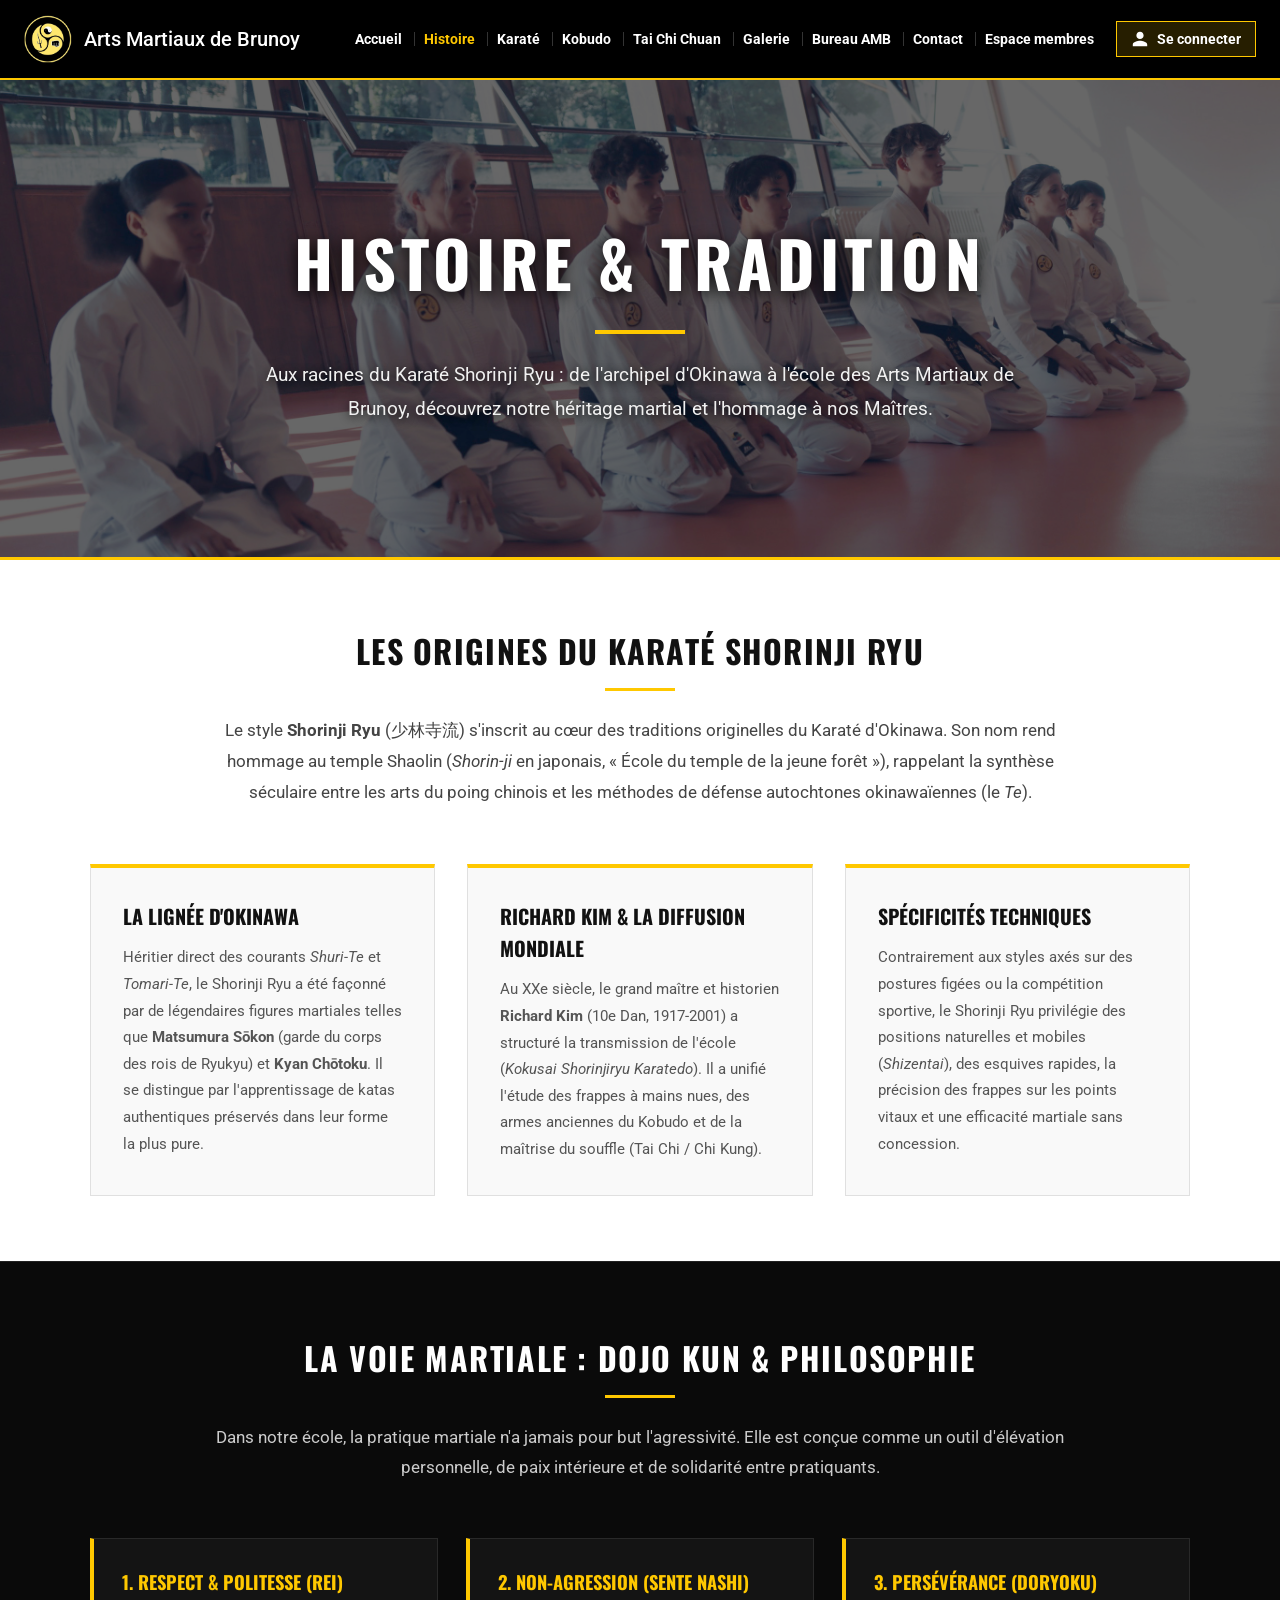
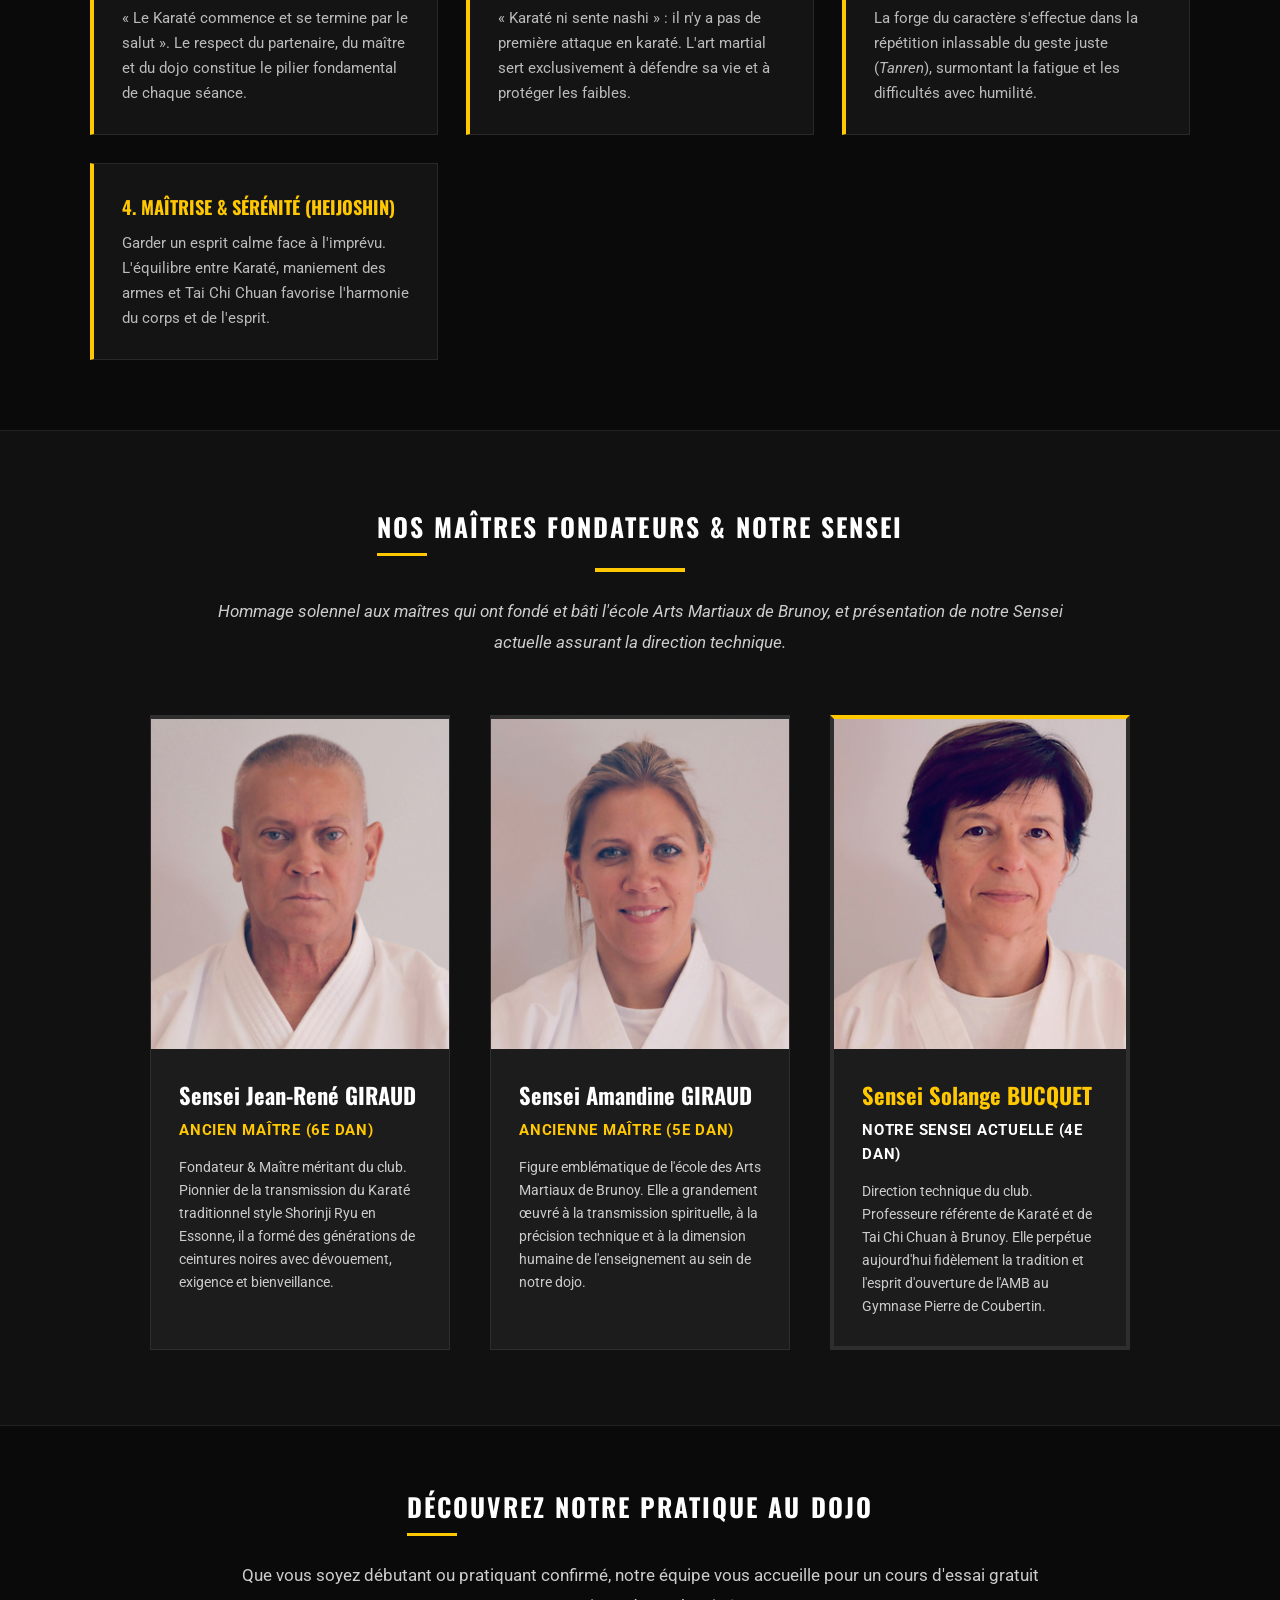
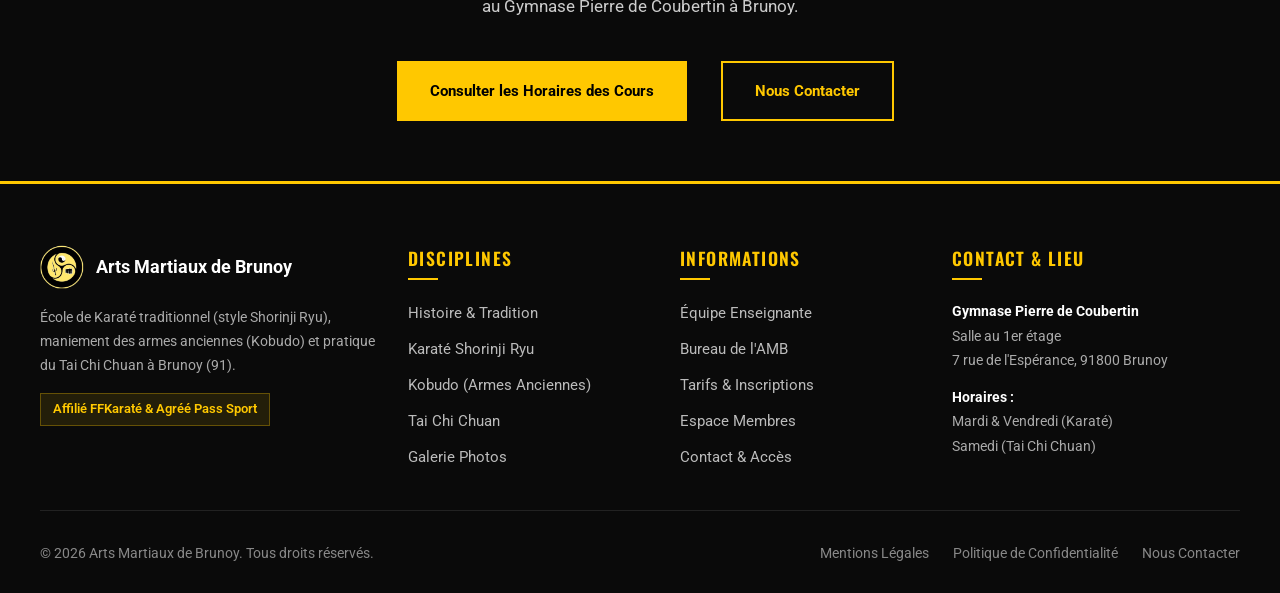
<file: histoire.html>
<!DOCTYPE html>
<html lang="fr">
<head>
  <meta charset="UTF-8">
  <meta name="viewport" content="width=device-width, initial-scale=1.0">
  <title>Histoire & Tradition Shorinji Ryu | Arts Martiaux de Brunoy | Brunoy (91)</title>
  <meta name="description" content="Découvrez l'histoire du Karaté traditionnel Shorinji Ryu, ses origines sur l'île d'Okinawa, sa philosophie martiale et l'hommage aux Maîtres fondateurs du club de Brunoy.">
  <link rel="icon" type="image/png" href="images/logo/logo.png">
  <link rel="apple-touch-icon" href="images/logo/logo.png">
  <link rel="stylesheet" href="styles/main.css">
</head>
<body>

<!-- HEADER -->
<header class="site-header">
  <div class="header-inner">
    <a href="accueil1.html" class="header-brand">
      <img src="images/logo/logo.png" alt="Arts Martiaux de Brunoy" class="header-logo-img">
      <span class="site-logo">Arts Martiaux de Brunoy</span>
    </a>
    
    <button class="mobile-toggle" id="mobile-toggle" aria-label="Ouvrir le menu">&#9776;</button>
    
    <nav class="site-nav" id="main-nav">
      <a href="accueil1.html" class="nav-link">Accueil</a>
      <a href="histoire.html" class="nav-link active">Histoire</a>
      <a href="karate.html" class="nav-link">Karaté</a>
      <a href="kobudo.html" class="nav-link">Kobudo</a>
      <a href="tai-chi-chuan.html" class="nav-link">Tai Chi Chuan</a>
      <a href="galerie.html" class="nav-link">Galerie</a>
      <a href="bureau-amb.html" class="nav-link">Bureau AMB</a>
      <a href="accueil1.html#contact" class="nav-link">Contact</a>
      <a href="espace-membres.html" class="nav-link">Espace membres</a>
      <a href="espace-membres.html" class="header-member-btn btn-pulse">
        <svg viewBox="0 0 24 24" xmlns="http://www.w3.org/2000/svg"><path d="M12 12c2.7 0 4.8-2.1 4.8-4.8S14.7 2.4 12 2.4 7.2 4.5 7.2 7.2 9.3 12 12 12zm0 2.4c-3.2 0-9.6 1.6-9.6 4.8v2.4h19.2v-2.4c0-3.2-6.4-4.8-9.6-4.8z"/></svg>
        Se connecter
      </a>
    </nav>
  </div>
</header>

<!-- HERO HISTOIRE (STYLE PRESTIGE SOMBRE & OR) -->
<div class="hero-banner" style="min-height:480px; position:relative; background:#0a0a0a; display:flex; align-items:center; justify-content:center; overflow:hidden; border-bottom:3px solid #FFC800;">
  <img src="images/karate/karate_14.jpg" alt="Histoire du Karaté Shorinji Ryu" style="position:absolute; inset:0; width:100%; height:100%; object-fit:cover; opacity:0.45; filter:brightness(0.85);">
  <div style="position:relative; z-index:2; text-align:center; max-width:920px; padding:3.5rem 1.5rem;">
    <h1 style="font-family:'Oswald',sans-serif; font-size:clamp(2.4rem, 5vw, 4rem); font-weight:700; color:#ffffff; letter-spacing:0.08em; text-transform:uppercase; margin-bottom:1rem; text-shadow:0 3px 15px rgba(0,0,0,0.9);">
      HISTOIRE & TRADITION
    </h1>
    <div style="width:90px; height:4px; background:#FFC800; margin:0 auto 1.5rem;"></div>
    <p style="font-family:'Roboto',sans-serif; font-size:1.18rem; color:#f0f0f0; max-width:780px; margin:0 auto; line-height:1.8; text-shadow:0 2px 10px rgba(0,0,0,0.9);">
      Aux racines du Karaté Shorinji Ryu : de l'archipel d'Okinawa à l'école des Arts Martiaux de Brunoy, découvrez notre héritage martial et l'hommage à nos Maîtres.
    </p>
  </div>
</div>

<!-- SECTION 1: LES ORIGINES DU STYLE SHORINJI RYU (FOND CLAIR) -->
<section class="section" style="background:#ffffff; padding:65px 24px;">
  <div class="section-inner wide">
    <div style="max-width:850px; margin:0 auto 3.5rem; text-align:center;">
      <h2 style="font-family:'Oswald',sans-serif; font-size:2rem; color:#111111; letter-spacing:0.04em; text-transform:uppercase; margin-bottom:0.75rem;">
        Les Origines du Karaté Shorinji Ryu
      </h2>
      <div style="width:70px; height:3px; background:#FFC800; margin:0 auto 1.5rem;"></div>
      <p style="font-family:'Roboto',sans-serif; font-size:1.05rem; color:#444444; line-height:1.85;">
        Le style <strong>Shorinji Ryu</strong> (少林寺流) s'inscrit au cœur des traditions originelles du Karaté d'Okinawa. Son nom rend hommage au temple Shaolin (<em>Shorin-ji</em> en japonais, « École du temple de la jeune forêt »), rappelant la synthèse séculaire entre les arts du poing chinois et les méthodes de défense autochtones okinawaïennes (le <em>Te</em>).
      </p>
    </div>

    <div style="display:grid; grid-template-columns:repeat(auto-fit, minmax(300px, 1fr)); gap:2rem;">
      <div style="background:#f9f9f9; border:1px solid #e0e0e0; border-top:4px solid #FFC800; padding:2rem;">
        <h3 style="font-family:'Oswald',sans-serif; font-size:1.25rem; color:#111111; text-transform:uppercase; margin-bottom:0.75rem;">
          La Lignée d'Okinawa
        </h3>
        <p style="font-family:'Roboto',sans-serif; font-size:0.95rem; color:#555555; line-height:1.75;">
          Héritier direct des courants <em>Shuri-Te</em> et <em>Tomari-Te</em>, le Shorinji Ryu a été façonné par de légendaires figures martiales telles que <strong>Matsumura Sōkon</strong> (garde du corps des rois de Ryukyu) et <strong>Kyan Chōtoku</strong>. Il se distingue par l'apprentissage de katas authentiques préservés dans leur forme la plus pure.
        </p>
      </div>

      <div style="background:#f9f9f9; border:1px solid #e0e0e0; border-top:4px solid #FFC800; padding:2rem;">
        <h3 style="font-family:'Oswald',sans-serif; font-size:1.25rem; color:#111111; text-transform:uppercase; margin-bottom:0.75rem;">
          Richard Kim & la Diffusion Mondiale
        </h3>
        <p style="font-family:'Roboto',sans-serif; font-size:0.95rem; color:#555555; line-height:1.75;">
          Au XXe siècle, le grand maître et historien <strong>Richard Kim</strong> (10e Dan, 1917-2001) a structuré la transmission de l'école (<em>Kokusai Shorinjiryu Karatedo</em>). Il a unifié l'étude des frappes à mains nues, des armes anciennes du Kobudo et de la maîtrise du souffle (Tai Chi / Chi Kung).
        </p>
      </div>

      <div style="background:#f9f9f9; border:1px solid #e0e0e0; border-top:4px solid #FFC800; padding:2rem;">
        <h3 style="font-family:'Oswald',sans-serif; font-size:1.25rem; color:#111111; text-transform:uppercase; margin-bottom:0.75rem;">
          Spécificités Techniques
        </h3>
        <p style="font-family:'Roboto',sans-serif; font-size:0.95rem; color:#555555; line-height:1.75;">
          Contrairement aux styles axés sur des postures figées ou la compétition sportive, le Shorinji Ryu privilégie des positions naturelles et mobiles (<em>Shizentai</em>), des esquives rapides, la précision des frappes sur les points vitaux et une efficacité martiale sans concession.
        </p>
      </div>
    </div>
  </div>
</section>

<!-- SECTION 2: PHILOSOPHIE & VALEURS DU DOJO (FOND NOIR INTENSE) -->
<section class="section-bg-dark" style="background:#0a0a0a; padding:70px 24px; border-top:1px solid #222222; border-bottom:1px solid #222222;">
  <div class="section-inner wide">
    <div style="text-align:center; max-width:850px; margin:0 auto 3.5rem;">
      <h2 style="font-family:'Oswald',sans-serif; font-size:2rem; color:#ffffff; letter-spacing:0.05em; text-transform:uppercase; margin-bottom:0.75rem;">
        La Voie Martiale : Dojo Kun & Philosophie
      </h2>
      <div style="width:70px; height:3px; background:#FFC800; margin:0 auto 1.5rem;"></div>
      <p style="font-family:'Roboto',sans-serif; font-size:1.05rem; color:#cccccc; line-height:1.8;">
        Dans notre école, la pratique martiale n'a jamais pour but l'agressivité. Elle est conçue comme un outil d'élévation personnelle, de paix intérieure et de solidarité entre pratiquants.
      </p>
    </div>

    <div style="display:grid; grid-template-columns:repeat(auto-fit, minmax(260px, 1fr)); gap:1.75rem;">
      <div style="background:#141414; border:1px solid #292929; border-left:4px solid #FFC800; padding:1.75rem;">
        <h3 style="font-family:'Oswald',sans-serif; font-size:1.15rem; color:#FFC800; text-transform:uppercase; margin-bottom:0.6rem;">
          1. Respect & Politesse (Rei)
        </h3>
        <p style="font-family:'Roboto',sans-serif; font-size:0.92rem; color:#bbbbbb; line-height:1.7;">
          « Le Karaté commence et se termine par le salut ». Le respect du partenaire, du maître et du dojo constitue le pilier fondamental de chaque séance.
        </p>
      </div>

      <div style="background:#141414; border:1px solid #292929; border-left:4px solid #FFC800; padding:1.75rem;">
        <h3 style="font-family:'Oswald',sans-serif; font-size:1.15rem; color:#FFC800; text-transform:uppercase; margin-bottom:0.6rem;">
          2. Non-Agression (Sente Nashi)
        </h3>
        <p style="font-family:'Roboto',sans-serif; font-size:0.92rem; color:#bbbbbb; line-height:1.7;">
          « Karaté ni sente nashi » : il n'y a pas de première attaque en karaté. L'art martial sert exclusivement à défendre sa vie et à protéger les faibles.
        </p>
      </div>

      <div style="background:#141414; border:1px solid #292929; border-left:4px solid #FFC800; padding:1.75rem;">
        <h3 style="font-family:'Oswald',sans-serif; font-size:1.15rem; color:#FFC800; text-transform:uppercase; margin-bottom:0.6rem;">
          3. Persévérance (Doryoku)
        </h3>
        <p style="font-family:'Roboto',sans-serif; font-size:0.92rem; color:#bbbbbb; line-height:1.7;">
          La forge du caractère s'effectue dans la répétition inlassable du geste juste (<em>Tanren</em>), surmontant la fatigue et les difficultés avec humilité.
        </p>
      </div>

      <div style="background:#141414; border:1px solid #292929; border-left:4px solid #FFC800; padding:1.75rem;">
        <h3 style="font-family:'Oswald',sans-serif; font-size:1.15rem; color:#FFC800; text-transform:uppercase; margin-bottom:0.6rem;">
          4. Maîtrise & Sérénité (Heijoshin)
        </h3>
        <p style="font-family:'Roboto',sans-serif; font-size:0.92rem; color:#bbbbbb; line-height:1.7;">
          Garder un esprit calme face à l'imprévu. L'équilibre entre Karaté, maniement des armes et Tai Chi Chuan favorise l'harmonie du corps et de l'esprit.
        </p>
      </div>
    </div>
  </div>
</section>

<!-- SECTION 3: NOS MAÎTRES FONDATEURS & NOTRE SENSEI (FOND SOMBRE PREMIUM) -->
<section class="section section-bg-dark" style="background:#111111; padding:75px 24px;">
  <div class="section-inner">
    
    <div style="text-align:center; max-width:850px; margin:0 auto 3.5rem;">
      <h2 class="section-title reveal" style="color:#ffffff; margin-bottom:0.75rem;">
        NOS MAÎTRES FONDATEURS & NOTRE SENSEI
      </h2>
      <div style="width:90px; height:4px; background:#FFC800; margin:0 auto 1.5rem;"></div>
      <p class="section-text reveal delay-1" style="text-align:center; font-style:italic; color:#cccccc; font-size:1.08rem; line-height:1.8;">
        Hommage solennel aux maîtres qui ont fondé et bâti l'école Arts Martiaux de Brunoy, et présentation de notre Sensei actuelle assurant la direction technique.
      </p>
    </div>

    <div class="instructors-grid">
      <!-- CARTE 1: SENSEI JEAN-RENÉ GIRAUD -->
      <div class="instructor-card reveal delay-1">
        <div class="instructor-photo-wrapper">
          <img class="instructor-photo" src="images/portrait/Sensei_Jean-Rene (2).jpg" alt="Sensei Jean-René GIRAUD">
        </div>
        <div class="instructor-info">
          <h3 style="color:#ffffff;">Sensei Jean-René GIRAUD</h3>
          <p class="instructor-grade" style="color:#FFC800;">Ancien Maître (6e Dan)</p>
          <p class="instructor-bio" style="color:#cccccc;">
            Fondateur & Maître méritant du club. Pionnier de la transmission du Karaté traditionnel style Shorinji Ryu en Essonne, il a formé des générations de ceintures noires avec dévouement, exigence et bienveillance.
          </p>
        </div>
      </div>

      <!-- CARTE 2: SENSEI AMANDINE GIRAUD -->
      <div class="instructor-card reveal delay-2">
        <div class="instructor-photo-wrapper">
          <img class="instructor-photo" src="images/portrait/Sensei_Amandine (2).jpg" alt="Sensei Amandine GIRAUD (TEISSEDRE)">
        </div>
        <div class="instructor-info">
          <h3 style="color:#ffffff;">Sensei Amandine GIRAUD</h3>
          <p class="instructor-grade" style="color:#FFC800;">Ancienne Maître (5e Dan)</p>
          <p class="instructor-bio" style="color:#cccccc;">
            Figure emblématique de l'école des Arts Martiaux de Brunoy. Elle a grandement œuvré à la transmission spirituelle, à la précision technique et à la dimension humaine de l'enseignement au sein de notre dojo.
          </p>
        </div>
      </div>

      <!-- CARTE 3: SENSEI SOLANGE BUCQUET -->
      <div class="instructor-card reveal delay-3" style="border-top-color:#FFC800; border-width:4px;">
        <div class="instructor-photo-wrapper">
          <img class="instructor-photo" src="images/portrait/Sensei_Solange.jpg" alt="Sensei Solange BUCQUET">
        </div>
        <div class="instructor-info">
          <h3 style="color:#FFC800;">Sensei Solange BUCQUET</h3>
          <p class="instructor-grade" style="color:#ffffff;">Notre Sensei Actuelle (4e Dan)</p>
          <p class="instructor-bio" style="color:#cccccc;">
            Direction technique du club. Professeure référente de Karaté et de Tai Chi Chuan à Brunoy. Elle perpétue aujourd'hui fidèlement la tradition et l'esprit d'ouverture de l'AMB au Gymnase Pierre de Coubertin.
          </p>
        </div>
      </div>
    </div>

  </div>
</section>

<!-- SECTION 4: REJOINDRE LA TRADITION (FOND NOIR & CTA OR) -->
<section class="section" style="background:#0a0a0a; padding:60px 24px; border-top:1px solid #222;">
  <div class="section-inner" style="text-align:center; max-width:800px; margin:0 auto;">
    <h2 class="section-title reveal" style="color:#ffffff;">DÉCOUVREZ NOTRE PRATIQUE AU DOJO</h2>
    <p class="section-text reveal delay-1" style="color:#cccccc; font-size:1.05rem; line-height:1.8; margin-bottom:2.5rem;">
      Que vous soyez débutant ou pratiquant confirmé, notre équipe vous accueille pour un cours d'essai gratuit au Gymnase Pierre de Coubertin à Brunoy.
    </p>

    <div style="display:flex; flex-wrap:wrap; justify-content:center; gap:1.5rem;">
      <a href="accueil1.html#horaires" class="header-member-btn" style="background:#FFC800; color:#000000; padding:1rem 2rem; font-size:0.95rem; font-weight:700;">
        Consulter les Horaires des Cours
      </a>
      <a href="accueil1.html#contact" class="header-member-btn" style="background:transparent; border:2px solid #FFC800; color:#FFC800; padding:1rem 2rem; font-size:0.95rem; font-weight:700;">
        Nous Contacter
      </a>
    </div>
  </div>
</section>

<!-- FOOTER -->
<footer class="site-footer">
  <div class="footer-inner">
    <div class="footer-grid">
      
      <div class="footer-brand">
        <a href="accueil1.html" class="footer-logo-row">
          <img src="images/logo/logo.png" alt="Arts Martiaux de Brunoy" class="footer-logo-img">
          <span class="footer-brand-title">Arts Martiaux de Brunoy</span>
        </a>
        <p class="footer-brand-desc">
          École de Karaté traditionnel (style Shorinji Ryu), maniement des armes anciennes (Kobudo) et pratique du Tai Chi Chuan à Brunoy (91).
        </p>
        <div class="footer-badge">
          <span>Affilié FFKaraté & Agréé Pass Sport</span>
        </div>
      </div>

      <div>
        <h4 class="footer-col-title">Disciplines</h4>
        <ul class="footer-links-list">
          <li><a href="histoire.html">Histoire & Tradition</a></li>
          <li><a href="karate.html">Karaté Shorinji Ryu</a></li>
          <li><a href="kobudo.html">Kobudo (Armes Anciennes)</a></li>
          <li><a href="tai-chi-chuan.html">Tai Chi Chuan</a></li>
          <li><a href="galerie.html">Galerie Photos</a></li>
        </ul>
      </div>

      <div>
        <h4 class="footer-col-title">Informations</h4>
        <ul class="footer-links-list">
          <li><a href="accueil1.html#instructeurs">Équipe Enseignante</a></li>
          <li><a href="bureau-amb.html">Bureau de l'AMB</a></li>
          <li><a href="espace-membres.html">Tarifs & Inscriptions</a></li>
          <li><a href="espace-membres.html">Espace Membres</a></li>
          <li><a href="accueil1.html#contact">Contact & Accès</a></li>
        </ul>
      </div>

      <div class="footer-contact-info">
        <h4 class="footer-col-title">Contact & Lieu</h4>
        <p><strong>Gymnase Pierre de Coubertin</strong><br>Salle au 1er étage<br>7 rue de l'Espérance, 91800 Brunoy</p>
        <p style="margin-top:0.75rem;"><strong>Horaires :</strong><br>Mardi & Vendredi (Karaté)<br>Samedi (Tai Chi Chuan)</p>
      </div>

    </div>

    <div class="footer-bottom">
      <p>&copy; 2026 Arts Martiaux de Brunoy. Tous droits réservés.</p>
      <div class="footer-bottom-links">
        <a href="mentions-legales.html">Mentions Légales</a>
        <a href="politique-confidentialite.html">Politique de Confidentialité</a>
        <a href="accueil1.html#contact">Nous Contacter</a>
      </div>
    </div>
  </div>
</footer>

<script src="js/main.js"></script>
</body>
</html>
</file>
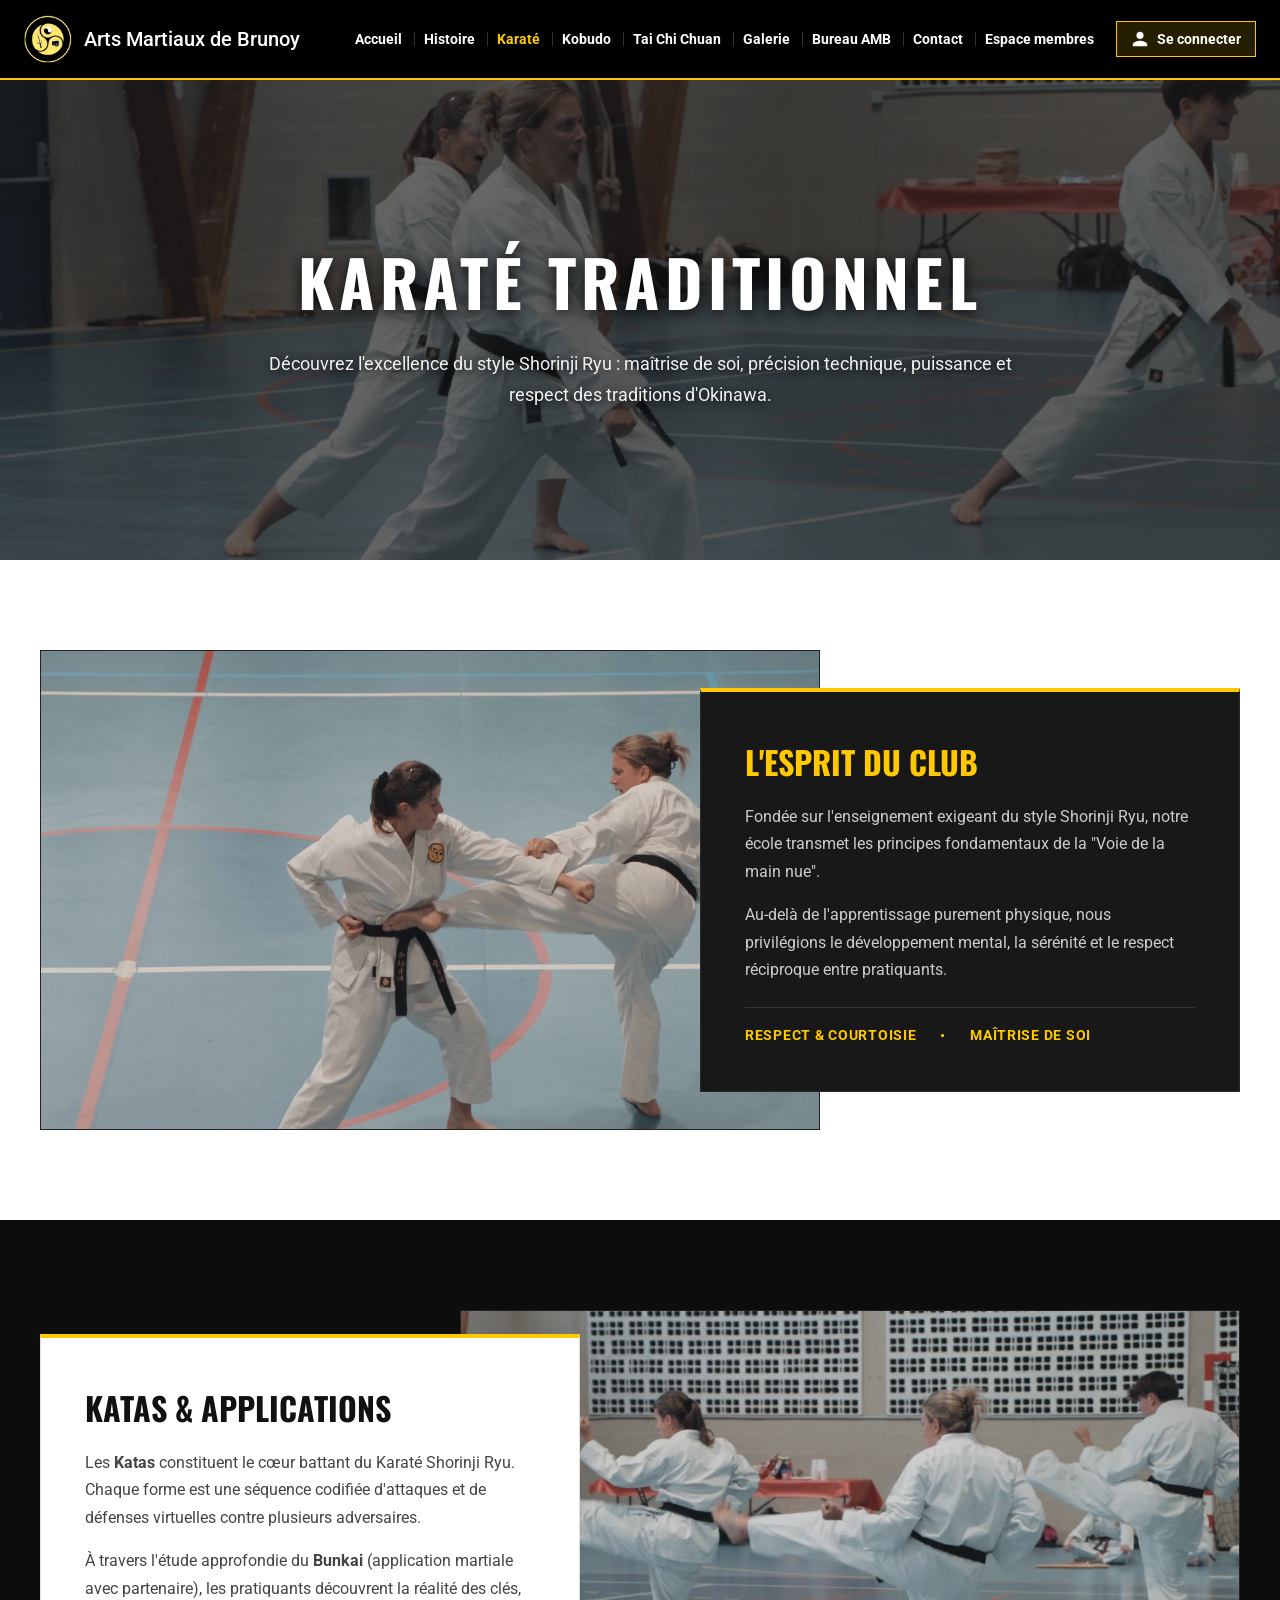
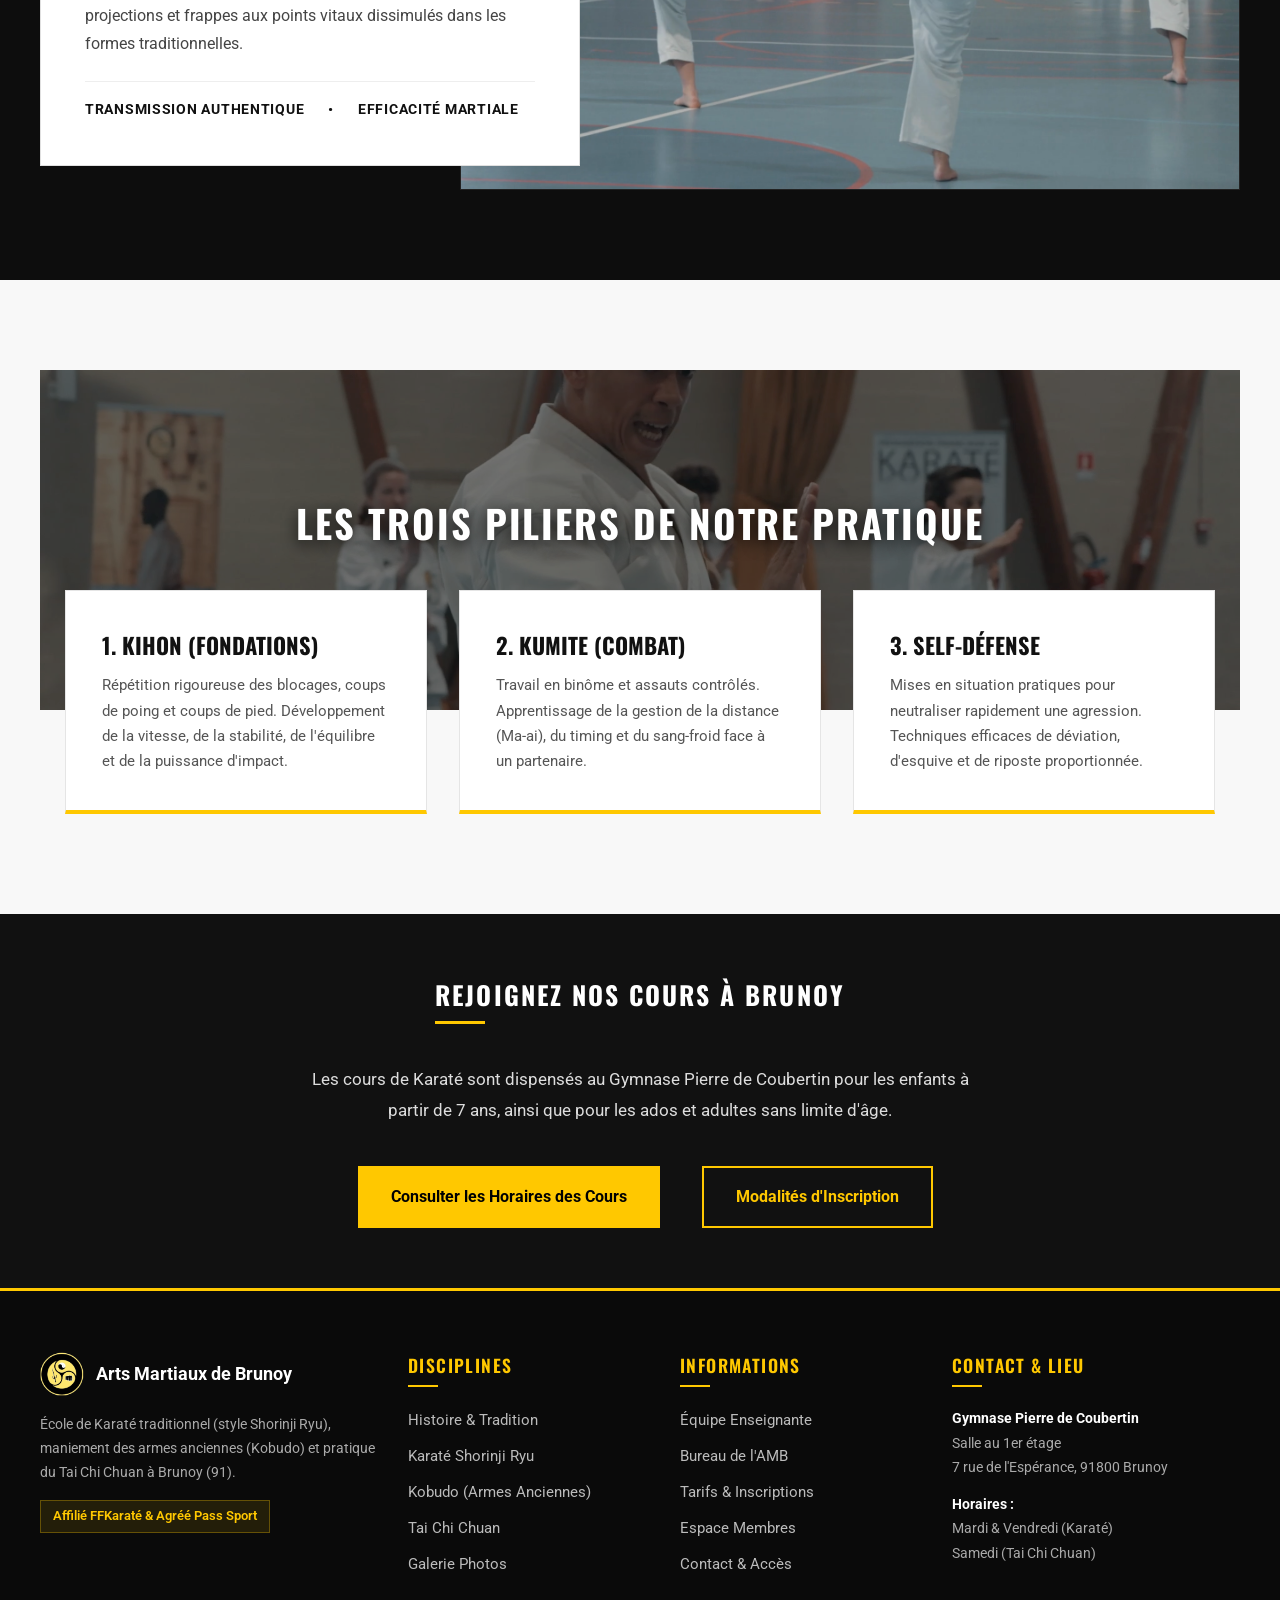
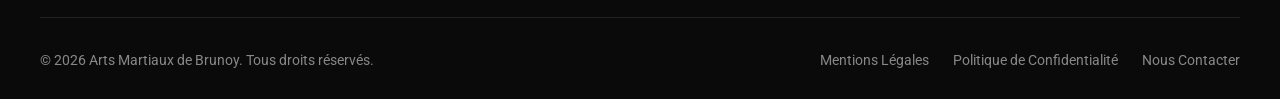
<file: karate.html>
<!DOCTYPE html>
<html lang="fr">
<head>
  <meta charset="UTF-8">
  <meta name="viewport" content="width=device-width, initial-scale=1.0">
  <title>Karaté Shorinji Ryu | Arts Martiaux de Brunoy | Brunoy (91)</title>
  <meta name="description" content="Pratique du Karaté traditionnel style Shorinji Ryu à Brunoy. Cours enfants et adultes dispensés par des enseignants diplômés d'État.">
    <link rel="icon" type="image/png" href="images/logo/logo.png">
  <link rel="apple-touch-icon" href="images/logo/logo.png">
  <link rel="stylesheet" href="styles/main.css">
</head>
<body>

<!-- HEADER -->
<header class="site-header">
  <div class="header-inner">
    <a href="accueil1.html" class="header-brand">
      <img src="images/logo/logo.png" alt="Arts Martiaux de Brunoy" class="header-logo-img">
      <span class="site-logo">Arts Martiaux de Brunoy</span>
    </a>
    
    <button class="mobile-toggle" id="mobile-toggle" aria-label="Ouvrir le menu">&#9776;</button>
    
        <nav class="site-nav" id="main-nav">
      <a href="accueil1.html" class="nav-link">Accueil</a>
      <a href="histoire.html" class="nav-link">Histoire</a>
      <a href="karate.html" class="nav-link active">Karaté</a>
      <a href="kobudo.html" class="nav-link">Kobudo</a>
      <a href="tai-chi-chuan.html" class="nav-link">Tai Chi Chuan</a>
      <a href="galerie.html" class="nav-link">Galerie</a>
      <a href="bureau-amb.html" class="nav-link">Bureau AMB</a>
      <a href="accueil1.html#contact" class="nav-link">Contact</a>
      <a href="espace-membres.html" class="nav-link">Espace membres</a>
      <a href="espace-membres.html" class="header-member-btn btn-pulse">
        <svg viewBox="0 0 24 24" xmlns="http://www.w3.org/2000/svg"><path d="M12 12c2.7 0 4.8-2.1 4.8-4.8S14.7 2.4 12 2.4 7.2 4.5 7.2 7.2 9.3 12 12 12zm0 2.4c-3.2 0-9.6 1.6-9.6 4.8v2.4h19.2v-2.4c0-3.2-6.4-4.8-9.6-4.8z"/></svg>
        Se connecter
      </a>
    </nav>
  </div>
</header>

<!-- HERO STYLE 1: GRAND TITRE BLANC DIRECTEMENT SUR IMAGE DE FOND -->
<div class="hero-banner" style="min-height:480px; position:relative; background:#111; display:flex; align-items:center; justify-content:center; overflow:hidden;">
  <img src="images/karate/karate_08.png" alt="Karaté Shorinji Ryu Brunoy" style="position:absolute; inset:0; width:100%; height:100%; object-fit:cover; opacity:0.45;">
  <div style="position:relative; z-index:2; text-align:center; max-width:900px; padding:3rem 1.5rem;">
    <h1 style="font-family:'Oswald',sans-serif; font-size:clamp(2.4rem, 5vw, 4rem); font-weight:700; color:#ffffff; letter-spacing:0.08em; text-transform:uppercase; margin-bottom:1rem; text-shadow:0 3px 15px rgba(0,0,0,0.9);">
      KARATÉ TRADITIONNEL
    </h1>
    <p style="font-family:'Roboto',sans-serif; font-size:1.15rem; color:#f0f0f0; max-width:760px; margin:0 auto; line-height:1.7; text-shadow:0 2px 10px rgba(0,0,0,0.9);">
      Découvrez l'excellence du style Shorinji Ryu : maîtrise de soi, précision technique, puissance et respect des traditions d'Okinawa.
    </p>
  </div>
</div>

<!-- SECTION 1: L'ESPRIT DU CLUB (FOND CLAIR + CARTE SUPERPOSÉE SOMBRE) -->
<section class="overlap-split-section" style="background:#ffffff;">
  <div class="overlap-split-inner">
    <div class="overlap-image-wrap reveal delay-1">
      <img src="images/karate/karate_01.png" alt="Entraînement Karaté Shorinji Ryu">
    </div>
    <div class="overlap-text-card reveal delay-2">
      <h2>L'Esprit du Club</h2>
      <p>
        Fondée sur l'enseignement exigeant du style Shorinji Ryu, notre école transmet les principes fondamentaux de la "Voie de la main nue".
      </p>
      <p>
        Au-delà de l'apprentissage purement physique, nous privilégions le développement mental, la sérénité et le respect réciproque entre pratiquants.
      </p>
      <div style="margin-top:1.5rem; padding-top:1rem; border-top:1px solid #333; display:flex; gap:1.5rem; font-size:0.9rem; color:#FFC800; font-weight:700; text-transform:uppercase; letter-spacing:0.05em;">
        <span>Respect & Courtoisie</span>
        <span>•</span>
        <span>Maîtrise de soi</span>
      </div>
    </div>
  </div>
</section>

<!-- SECTION 2: KATAS ET BUNKAI (FOND SOMBRE + CARTE CLAIRE) -->
<section class="overlap-split-section" style="background:#0d0d0d;">
  <div class="overlap-split-inner reverse">
    <div class="overlap-image-wrap reveal delay-1">
      <img src="images/karate/karate_03.png" alt="Kata et Bunkai Karaté">
    </div>
    <div class="overlap-text-card reveal delay-2" style="background:#ffffff; border-color:#e0e0e0; border-top:4px solid #FFC800;">
      <h2 style="color:#111111;">Katas & Applications</h2>
      <p style="color:#444444;">
        Les <strong>Katas</strong> constituent le cœur battant du Karaté Shorinji Ryu. Chaque forme est une séquence codifiée d'attaques et de défenses virtuelles contre plusieurs adversaires.
      </p>
      <p style="color:#444444;">
        À travers l'étude approfondie du <strong>Bunkai</strong> (application martiale avec partenaire), les pratiquants découvrent la réalité des clés, projections et frappes aux points vitaux dissimulés dans les formes traditionnelles.
      </p>
      <div style="margin-top:1.5rem; padding-top:1rem; border-top:1px solid #eee; display:flex; gap:1.5rem; font-size:0.9rem; color:#111111; font-weight:700; text-transform:uppercase; letter-spacing:0.05em;">
        <span>Transmission Authentique</span>
        <span>•</span>
        <span>Efficacité Martiale</span>
      </div>
    </div>
  </div>
</section>

<!-- SECTION 3: LES TROIS PILIERS DE L'ENSEIGNEMENT (FOND CLAIR) -->
<section class="banner-grid-section" style="background:#f8f8f8;">
  <div class="banner-bg-wrap reveal">
    <img src="images/karate/karate_04.png" alt="Dojo Karaté Brunoy">
    <div class="banner-bg-overlay-text">
      <h2>Les Trois Piliers de Notre Pratique</h2>
    </div>
  </div>

  <div class="superposed-cards-grid">
    <div class="superposed-card reveal-zoom delay-1" style="background:#ffffff; border-color:#e5e5e5; border-bottom:4px solid #FFC800;">
      <h3 style="color:#111111;">1. Kihon (Fondations)</h3>
      <p style="color:#555555;">
        Répétition rigoureuse des blocages, coups de poing et coups de pied. Développement de la vitesse, de la stabilité, de l'équilibre et de la puissance d'impact.
      </p>
    </div>

    <div class="superposed-card reveal-zoom delay-2" style="background:#ffffff; border-color:#e5e5e5; border-bottom:4px solid #FFC800;">
      <h3 style="color:#111111;">2. Kumite (Combat)</h3>
      <p style="color:#555555;">
        Travail en binôme et assauts contrôlés. Apprentissage de la gestion de la distance (Ma-ai), du timing et du sang-froid face à un partenaire.
      </p>
    </div>

    <div class="superposed-card reveal-zoom delay-3" style="background:#ffffff; border-color:#e5e5e5; border-bottom:4px solid #FFC800;">
      <h3 style="color:#111111;">3. Self-Défense</h3>
      <p style="color:#555555;">
        Mises en situation pratiques pour neutraliser rapidement une agression. Techniques efficaces de déviation, d'esquive et de riposte proportionnée.
      </p>
    </div>
  </div>
</section>

<!-- SECTION 4: COURS ET INSCRIPTIONS (FOND SOMBRE) -->
<section class="section section-bg-dark">
  <div class="section-inner" style="text-align:center;">
    <h2 class="section-title reveal" style="color:#ffffff;">REJOIGNEZ NOS COURS À BRUNOY</h2>
    <p class="section-text reveal delay-1" style="color:#dddddd; max-width:700px; margin:1rem auto 2.5rem; font-size:1.05rem;">
      Les cours de Karaté sont dispensés au Gymnase Pierre de Coubertin pour les enfants à partir de 7 ans, ainsi que pour les ados et adultes sans limite d'âge.
    </p>

    <div style="display:flex; flex-wrap:wrap; justify-content:center; gap:2rem;">
      <a href="accueil1.html#horaires" class="header-member-btn" style="background:#FFC800; color:#000000; padding:1rem 2rem; font-size:1rem; font-weight:700;">
        Consulter les Horaires des Cours
      </a>
      <a href="espace-membres.html" class="header-member-btn" style="background:transparent; border:2px solid #FFC800; color:#FFC800; padding:1rem 2rem; font-size:1rem; font-weight:700;">
        Modalités d'Inscription
      </a>
    </div>
  </div>
</section>

<!-- FOOTER -->
<footer class="site-footer">
  <div class="footer-inner">
    <div class="footer-grid">
      
      <div class="footer-brand">
        <a href="accueil1.html" class="footer-logo-row">
          <img src="images/logo/logo.png" alt="Arts Martiaux de Brunoy" class="footer-logo-img">
          <span class="footer-brand-title">Arts Martiaux de Brunoy</span>
        </a>
        <p class="footer-brand-desc">
          École de Karaté traditionnel (style Shorinji Ryu), maniement des armes anciennes (Kobudo) et pratique du Tai Chi Chuan à Brunoy (91).
        </p>
        <div class="footer-badge">
          <span>Affilié FFKaraté & Agréé Pass Sport</span>
        </div>
      </div>

      <div>
        <h4 class="footer-col-title">Disciplines</h4>
        <ul class="footer-links-list">
          <li><a href="histoire.html">Histoire & Tradition</a></li>
          <li><a href="karate.html">Karaté Shorinji Ryu</a></li>
          <li><a href="kobudo.html">Kobudo (Armes Anciennes)</a></li>
          <li><a href="tai-chi-chuan.html">Tai Chi Chuan</a></li>
          <li><a href="galerie.html">Galerie Photos</a></li>
        </ul>
      </div>

      <div>
        <h4 class="footer-col-title">Informations</h4>
        <ul class="footer-links-list">
          <li><a href="accueil1.html#instructeurs">Équipe Enseignante</a></li>
          <li><a href="bureau-amb.html">Bureau de l'AMB</a></li>
          <li><a href="espace-membres.html">Tarifs & Inscriptions</a></li>
          <li><a href="espace-membres.html">Espace Membres</a></li>
          <li><a href="accueil1.html#contact">Contact & Accès</a></li>
        </ul>
      </div>

      <div class="footer-contact-info">
        <h4 class="footer-col-title">Contact & Lieu</h4>
        <p><strong>Gymnase Pierre de Coubertin</strong><br>Salle au 1er étage<br>7 rue de l'Espérance, 91800 Brunoy</p>
        <p style="margin-top:0.75rem;"><strong>Horaires :</strong><br>Mardi & Vendredi (Karaté)<br>Samedi (Tai Chi Chuan)</p>
      </div>

    </div>

    <div class="footer-bottom">
      <p>&copy; 2026 Arts Martiaux de Brunoy. Tous droits réservés.</p>
      <div class="footer-bottom-links">
        <a href="mentions-legales.html">Mentions Légales</a>
        <a href="politique-confidentialite.html">Politique de Confidentialité</a>
        <a href="accueil1.html#contact">Nous Contacter</a>
      </div>
    </div>
  </div>
</footer>
<script src="js/main.js"></script>
</body>
</html>
</file>
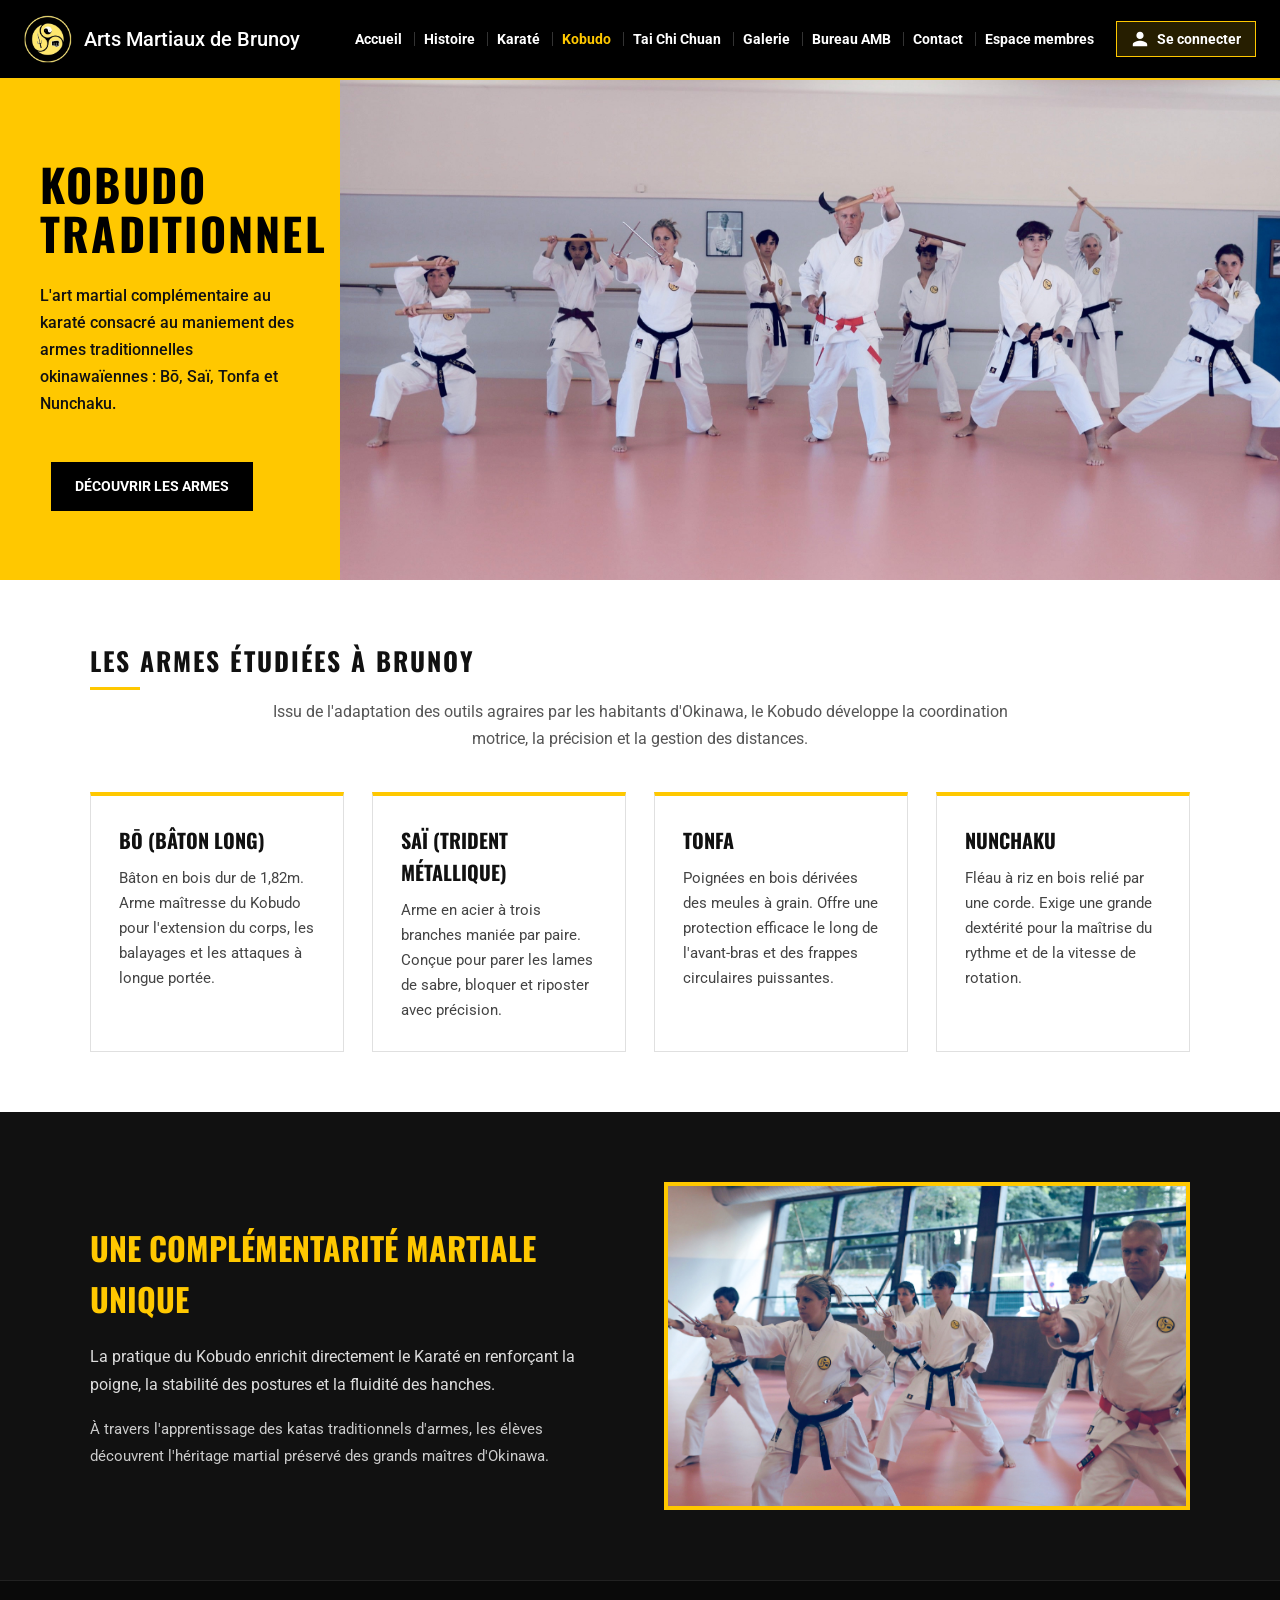
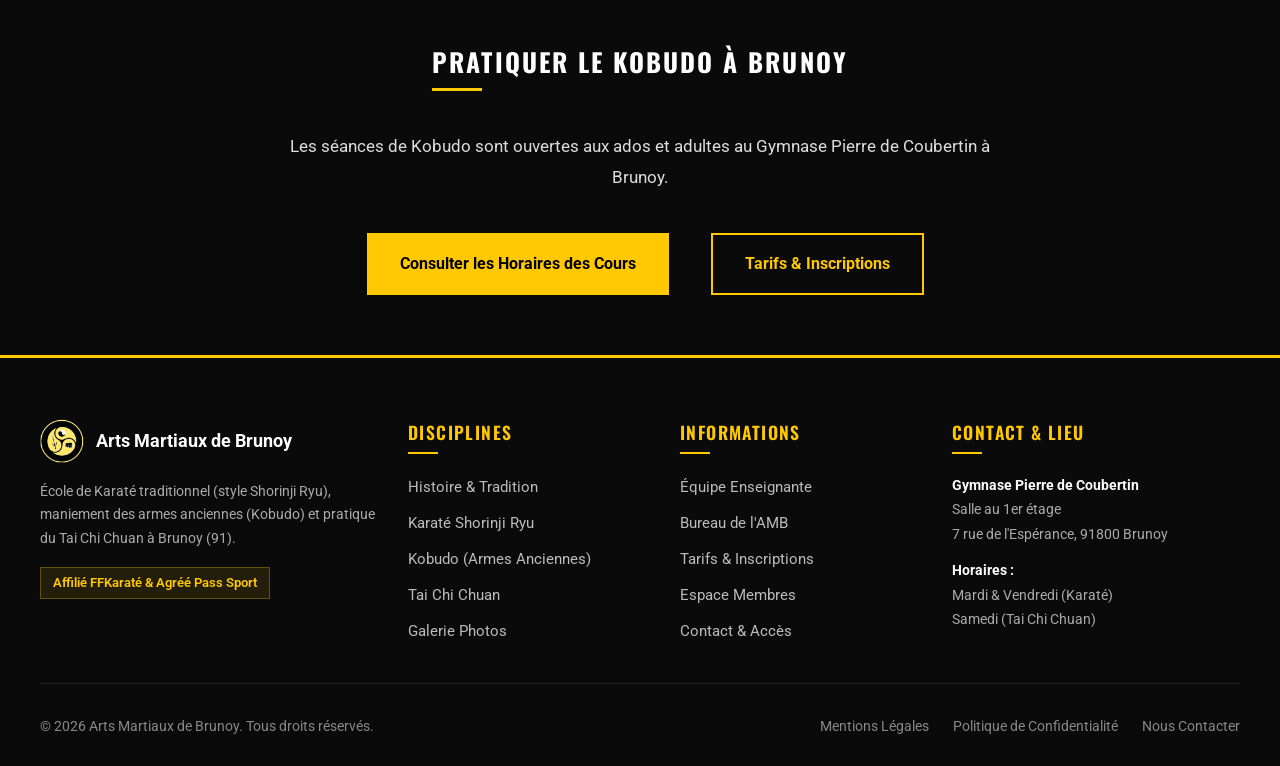
<file: kobudo.html>
<!DOCTYPE html>
<html lang="fr">
<head>
  <meta charset="UTF-8">
  <meta name="viewport" content="width=device-width, initial-scale=1.0">
  <title>Kobudo Armes Anciennes | Arts Martiaux de Brunoy | Brunoy (91)</title>
  <meta name="description" content="Pratique du Kobudo d'Okinawa (maniement des armes anciennes) à Brunoy : Bo, Sai, Tonfa, Nunchaku, Kama. Cours dispensés au Gymnase Pierre de Coubertin.">
    <link rel="icon" type="image/png" href="images/logo/logo.png">
  <link rel="apple-touch-icon" href="images/logo/logo.png">
  <link rel="stylesheet" href="styles/main.css">
</head>
<body>

<!-- HEADER -->
<header class="site-header">
  <div class="header-inner">
    <a href="accueil1.html" class="header-brand">
      <img src="images/logo/logo.png" alt="Arts Martiaux de Brunoy" class="header-logo-img">
      <span class="site-logo">Arts Martiaux de Brunoy</span>
    </a>
    
    <button class="mobile-toggle" id="mobile-toggle" aria-label="Ouvrir le menu">&#9776;</button>
    
        <nav class="site-nav" id="main-nav">
      <a href="accueil1.html" class="nav-link">Accueil</a>
      <a href="histoire.html" class="nav-link">Histoire</a>
      <a href="karate.html" class="nav-link">Karaté</a>
      <a href="kobudo.html" class="nav-link active">Kobudo</a>
      <a href="tai-chi-chuan.html" class="nav-link">Tai Chi Chuan</a>
      <a href="galerie.html" class="nav-link">Galerie</a>
      <a href="bureau-amb.html" class="nav-link">Bureau AMB</a>
      <a href="accueil1.html#contact" class="nav-link">Contact</a>
      <a href="espace-membres.html" class="nav-link">Espace membres</a>
      <a href="espace-membres.html" class="header-member-btn btn-pulse">
        <svg viewBox="0 0 24 24" xmlns="http://www.w3.org/2000/svg"><path d="M12 12c2.7 0 4.8-2.1 4.8-4.8S14.7 2.4 12 2.4 7.2 4.5 7.2 7.2 9.3 12 12 12zm0 2.4c-3.2 0-9.6 1.6-9.6 4.8v2.4h19.2v-2.4c0-3.2-6.4-4.8-9.6-4.8z"/></svg>
        Se connecter
      </a>
    </nav>
  </div>
</header>

<!-- HERO STYLE 2: DISCIPLINE HERO 2 COLONNES (COLONNE FOND JAUNE OR + PHOTO) -->
<div class="discipline-hero">
  <div class="discipline-text-col">
    <h1>KOBUDO TRADITIONNEL</h1>
    <p>
      L'art martial complémentaire au karaté consacré au maniement des armes traditionnelles okinawaïennes : Bō, Saï, Tonfa et Nunchaku.
    </p>
    <div style="margin-top:1.5rem;">
      <a href="#armes" class="header-member-btn" style="background:#000000; color:#ffffff; padding:0.8rem 1.5rem; font-size:0.9rem; font-weight:700; text-transform:uppercase;">
        Découvrir les Armes
      </a>
    </div>
  </div>
  <div class="discipline-photo-col">
    <img src="images/kobudo/kobudo_3.jpg" alt="Kobudo d'Okinawa Brunoy">
  </div>
</div>

<!-- SECTION 1: GRILLE DES ARMES EN BLOCS SUR FOND BLANC -->
<section class="section" id="armes" style="background:#ffffff;">
  <div class="section-inner wide">
    <h2 class="section-title" style="color:#111111; text-align:center; margin-bottom:0.5rem;">LES ARMES ÉTUDIÉES À BRUNOY</h2>
    <p style="text-align:center; color:#555555; max-width:750px; margin:0 auto 2.5rem; line-height:1.7;">
      Issu de l'adaptation des outils agraires par les habitants d'Okinawa, le Kobudo développe la coordination motrice, la précision et la gestion des distances.
    </p>

    <div style="display:grid; grid-template-columns:repeat(auto-fit, minmax(240px, 1fr)); gap:1.75rem;">
      <div style="background:#ffffff; border:1px solid #e0e0e0; border-top:4px solid #FFC800; padding:1.75rem;">
        <h3 style="font-family:'Oswald',sans-serif; color:#111111; font-size:1.25rem; margin-bottom:0.6rem; text-transform:uppercase;">Bō (Bâton long)</h3>
        <p style="color:#444444; font-size:0.92rem; line-height:1.7;">
          Bâton en bois dur de 1,82m. Arme maîtresse du Kobudo pour l'extension du corps, les balayages et les attaques à longue portée.
        </p>
      </div>

      <div style="background:#ffffff; border:1px solid #e0e0e0; border-top:4px solid #FFC800; padding:1.75rem;">
        <h3 style="font-family:'Oswald',sans-serif; color:#111111; font-size:1.25rem; margin-bottom:0.6rem; text-transform:uppercase;">Saï (Trident métallique)</h3>
        <p style="color:#444444; font-size:0.92rem; line-height:1.7;">
          Arme en acier à trois branches maniée par paire. Conçue pour parer les lames de sabre, bloquer et riposter avec précision.
        </p>
      </div>

      <div style="background:#ffffff; border:1px solid #e0e0e0; border-top:4px solid #FFC800; padding:1.75rem;">
        <h3 style="font-family:'Oswald',sans-serif; color:#111111; font-size:1.25rem; margin-bottom:0.6rem; text-transform:uppercase;">Tonfa</h3>
        <p style="color:#444444; font-size:0.92rem; line-height:1.7;">
          Poignées en bois dérivées des meules à grain. Offre une protection efficace le long de l'avant-bras et des frappes circulaires puissantes.
        </p>
      </div>

      <div style="background:#ffffff; border:1px solid #e0e0e0; border-top:4px solid #FFC800; padding:1.75rem;">
        <h3 style="font-family:'Oswald',sans-serif; color:#111111; font-size:1.25rem; margin-bottom:0.6rem; text-transform:uppercase;">Nunchaku</h3>
        <p style="color:#444444; font-size:0.92rem; line-height:1.7;">
          Fléau à riz en bois relié par une corde. Exige une grande dextérité pour la maîtrise du rythme et de la vitesse de rotation.
        </p>
      </div>
    </div>
  </div>
</section>

<!-- SECTION 2: LARGE BANNIÈRE SOMBRE + TEXTE DE PRÉSENTATION -->
<section class="section-bg-dark" style="padding:70px 24px;">
  <div class="section-inner wide" style="display:grid; grid-template-columns:1fr 1fr; gap:3rem; align-items:center;">
    <div>
      <h2 style="font-family:'Oswald',sans-serif; font-size:2rem; color:#FFC800; margin-bottom:1.2rem; text-transform:uppercase;">
        Une Complémentarité Martiale Unique
      </h2>
      <p style="color:#dddddd; line-height:1.8; margin-bottom:1rem; font-size:0.98rem;">
        La pratique du Kobudo enrichit directement le Karaté en renforçant la poigne, la stabilité des postures et la fluidité des hanches.
      </p>
      <p style="color:#cccccc; line-height:1.8; font-size:0.95rem;">
        À travers l'apprentissage des katas traditionnels d'armes, les élèves découvrent l'héritage martial préservé des grands maîtres d'Okinawa.
      </p>
    </div>
    <div style="border:4px solid #FFC800; overflow:hidden;">
      <img src="images/kobudo/kobudo_4.jpg" alt="Pratique du Kobudo à Brunoy" style="width:100%; height:320px; object-fit:cover; display:block;">
    </div>
  </div>
</section>

<!-- SECTION 3: COURS ET INSCRIPTIONS (FOND NOIR INTENSE) -->
<section class="section" style="background:#0a0a0a; padding:60px 24px; border-top:1px solid #222;">
  <div class="section-inner" style="text-align:center;">
    <h2 class="section-title reveal" style="color:#ffffff;">PRATIQUER LE KOBUDO À BRUNOY</h2>
    <p class="section-text reveal delay-1" style="color:#dddddd; max-width:700px; margin:1rem auto 2.5rem; font-size:1.05rem;">
      Les séances de Kobudo sont ouvertes aux ados et adultes au Gymnase Pierre de Coubertin à Brunoy.
    </p>

    <div style="display:flex; flex-wrap:wrap; justify-content:center; gap:2rem;">
      <a href="accueil1.html#horaires" class="header-member-btn" style="background:#FFC800; color:#000000; padding:1rem 2rem; font-size:1rem; font-weight:700;">
        Consulter les Horaires des Cours
      </a>
      <a href="espace-membres.html" class="header-member-btn" style="background:transparent; border:2px solid #FFC800; color:#FFC800; padding:1rem 2rem; font-size:1rem; font-weight:700;">
        Tarifs & Inscriptions
      </a>
    </div>
  </div>
</section>

<!-- FOOTER -->
<footer class="site-footer">
  <div class="footer-inner">
    <div class="footer-grid">
      
      <div class="footer-brand">
        <a href="accueil1.html" class="footer-logo-row">
          <img src="images/logo/logo.png" alt="Arts Martiaux de Brunoy" class="footer-logo-img">
          <span class="footer-brand-title">Arts Martiaux de Brunoy</span>
        </a>
        <p class="footer-brand-desc">
          École de Karaté traditionnel (style Shorinji Ryu), maniement des armes anciennes (Kobudo) et pratique du Tai Chi Chuan à Brunoy (91).
        </p>
        <div class="footer-badge">
          <span>Affilié FFKaraté & Agréé Pass Sport</span>
        </div>
      </div>

      <div>
        <h4 class="footer-col-title">Disciplines</h4>
        <ul class="footer-links-list">
          <li><a href="histoire.html">Histoire & Tradition</a></li>
          <li><a href="karate.html">Karaté Shorinji Ryu</a></li>
          <li><a href="kobudo.html">Kobudo (Armes Anciennes)</a></li>
          <li><a href="tai-chi-chuan.html">Tai Chi Chuan</a></li>
          <li><a href="galerie.html">Galerie Photos</a></li>
        </ul>
      </div>

      <div>
        <h4 class="footer-col-title">Informations</h4>
        <ul class="footer-links-list">
          <li><a href="accueil1.html#instructeurs">Équipe Enseignante</a></li>
          <li><a href="bureau-amb.html">Bureau de l'AMB</a></li>
          <li><a href="espace-membres.html">Tarifs & Inscriptions</a></li>
          <li><a href="espace-membres.html">Espace Membres</a></li>
          <li><a href="accueil1.html#contact">Contact & Accès</a></li>
        </ul>
      </div>

      <div class="footer-contact-info">
        <h4 class="footer-col-title">Contact & Lieu</h4>
        <p><strong>Gymnase Pierre de Coubertin</strong><br>Salle au 1er étage<br>7 rue de l'Espérance, 91800 Brunoy</p>
        <p style="margin-top:0.75rem;"><strong>Horaires :</strong><br>Mardi & Vendredi (Karaté)<br>Samedi (Tai Chi Chuan)</p>
      </div>

    </div>

    <div class="footer-bottom">
      <p>&copy; 2026 Arts Martiaux de Brunoy. Tous droits réservés.</p>
      <div class="footer-bottom-links">
        <a href="mentions-legales.html">Mentions Légales</a>
        <a href="politique-confidentialite.html">Politique de Confidentialité</a>
        <a href="accueil1.html#contact">Nous Contacter</a>
      </div>
    </div>
  </div>
</footer>
<script src="js/main.js"></script>
</body>
</html>
</file>
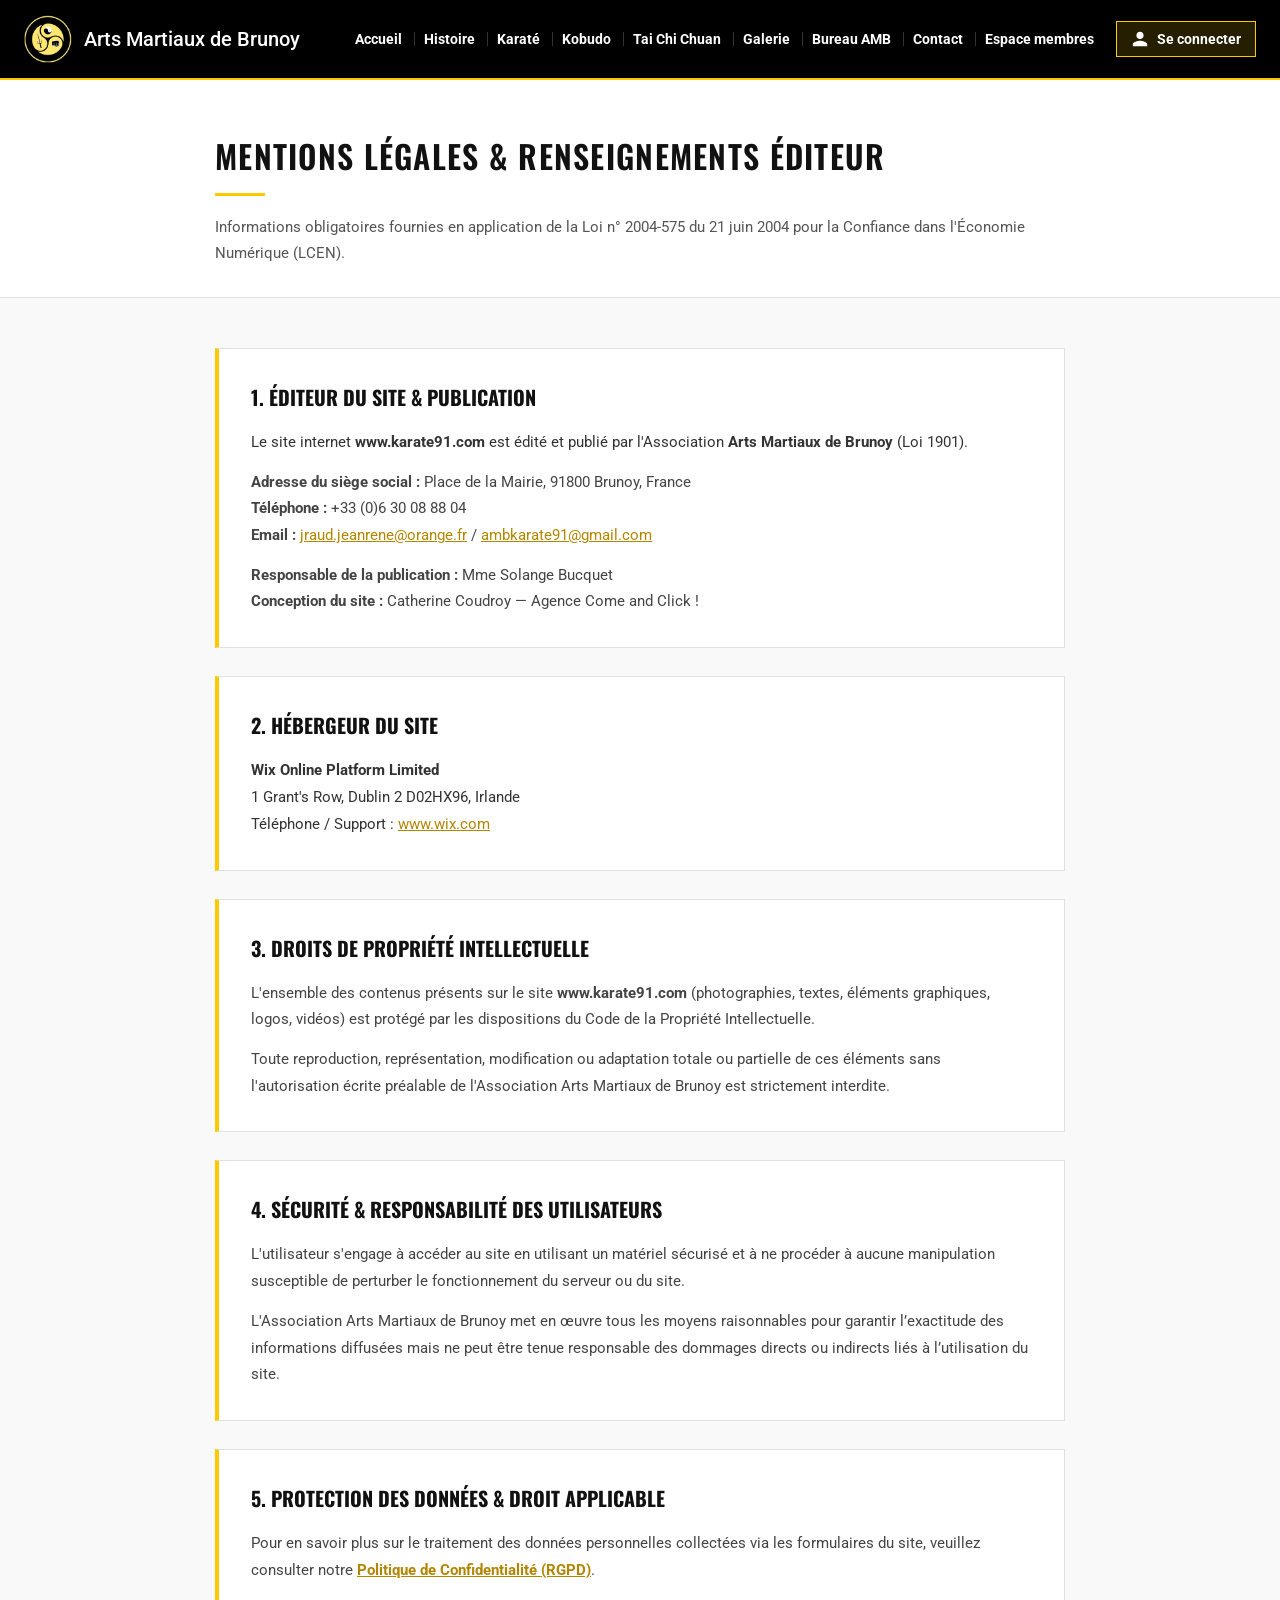
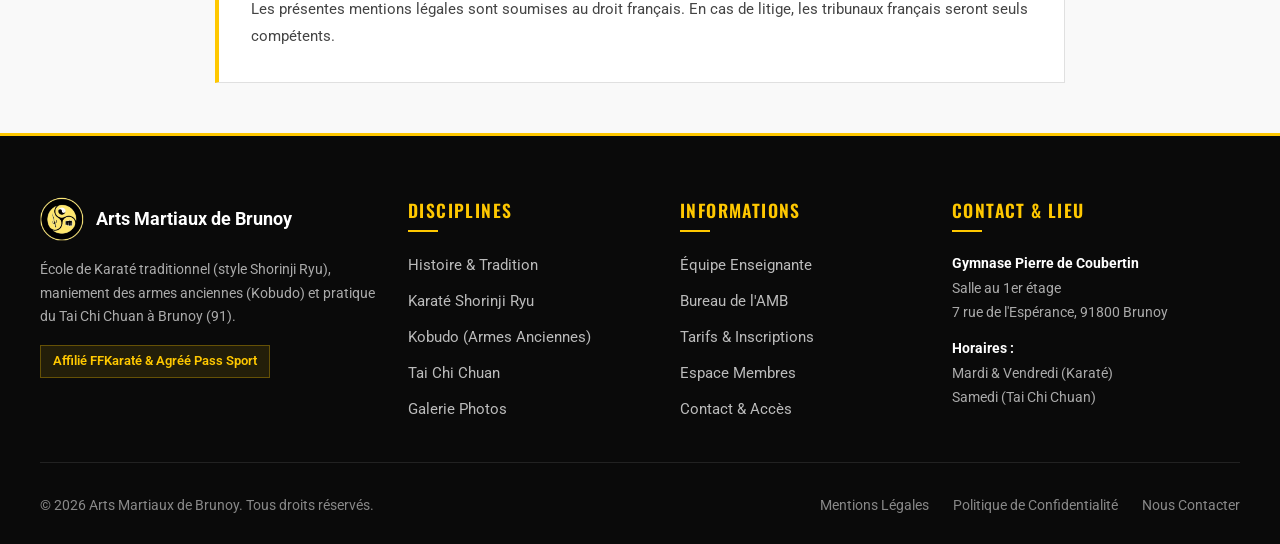
<file: mentions-legales.html>
<!DOCTYPE html>
<html lang="fr">
<head>
  <meta charset="UTF-8">
  <meta name="viewport" content="width=device-width, initial-scale=1.0">
  <title>Mentions Légales | Arts Martiaux de Brunoy</title>
  <meta name="description" content="Mentions légales et informations réglementaires du site Arts Martiaux de Brunoy (karate91.com).">
    <link rel="icon" type="image/png" href="images/logo/logo.png">
  <link rel="apple-touch-icon" href="images/logo/logo.png">
  <link rel="stylesheet" href="styles/main.css">
</head>
<body style="background:#ffffff; color:#222222;">

<!-- HEADER -->
<header class="site-header">
  <div class="header-inner">
    <a href="accueil1.html" class="header-brand">
      <img src="images/logo/logo.png" alt="Arts Martiaux de Brunoy" class="header-logo-img">
      <span class="site-logo">Arts Martiaux de Brunoy</span>
    </a>
    
    <button class="mobile-toggle" id="mobile-toggle" aria-label="Ouvrir le menu">&#9776;</button>
    
        <nav class="site-nav" id="main-nav">
      <a href="accueil1.html" class="nav-link">Accueil</a>
      <a href="histoire.html" class="nav-link">Histoire</a>
      <a href="karate.html" class="nav-link">Karaté</a>
      <a href="kobudo.html" class="nav-link">Kobudo</a>
      <a href="tai-chi-chuan.html" class="nav-link">Tai Chi Chuan</a>
      <a href="galerie.html" class="nav-link">Galerie</a>
      <a href="bureau-amb.html" class="nav-link">Bureau AMB</a>
      <a href="accueil1.html#contact" class="nav-link">Contact</a>
      <a href="espace-membres.html" class="nav-link">Espace membres</a>
      <a href="espace-membres.html" class="header-member-btn btn-pulse">
        <svg viewBox="0 0 24 24" xmlns="http://www.w3.org/2000/svg"><path d="M12 12c2.7 0 4.8-2.1 4.8-4.8S14.7 2.4 12 2.4 7.2 4.5 7.2 7.2 9.3 12 12 12zm0 2.4c-3.2 0-9.6 1.6-9.6 4.8v2.4h19.2v-2.4c0-3.2-6.4-4.8-9.6-4.8z"/></svg>
        Se connecter
      </a>
    </nav>
  </div>
</header>

<!-- EN-TÊTE SOBRE -->
<section style="background:#ffffff; padding:50px 24px 30px; border-bottom:1px solid #e0e0e0;">
  <div class="section-inner" style="max-width:850px;">
    <h1 style="font-family:'Oswald',sans-serif; font-size:2rem; font-weight:600; color:#111111; text-transform:uppercase; letter-spacing:0.04em; margin-bottom:0.75rem;">
      Mentions Légales & Renseignements Éditeur
    </h1>
    <div style="width:50px; height:3px; background:#FFC800; margin-bottom:1.2rem;"></div>
    <p style="font-family:'Roboto',sans-serif; font-size:0.95rem; color:#555555; line-height:1.7;">
      Informations obligatoires fournies en application de la Loi n° 2004-575 du 21 juin 2004 pour la Confiance dans l'Économie Numérique (LCEN).
    </p>
  </div>
</section>

<!-- CONTENU DES MENTIONS LÉGALES STRUCTURÉ -->
<section class="section" style="background:#f9f9f9; padding:50px 24px;">
  <div class="section-inner" style="max-width:850px;">

    <!-- BLOC 1: ÉDITEUR ET PUBLICATION -->
    <div style="background:#ffffff; border:1px solid #e0e0e0; border-left:4px solid #FFC800; padding:2rem; margin-bottom:1.75rem;">
      <h2 style="font-family:'Oswald',sans-serif; font-size:1.25rem; color:#111111; text-transform:uppercase; margin-bottom:1rem;">
        1. Éditeur du Site & Publication
      </h2>
      <p style="font-family:'Roboto',sans-serif; font-size:0.93rem; color:#333333; line-height:1.8; margin-bottom:0.8rem;">
        Le site internet <strong>www.karate91.com</strong> est édité et publié par l'Association <strong>Arts Martiaux de Brunoy</strong> (Loi 1901).
      </p>
      <p style="font-family:'Roboto',sans-serif; font-size:0.93rem; color:#444444; line-height:1.8; margin-bottom:0.5rem;">
        <strong>Adresse du siège social :</strong> Place de la Mairie, 91800 Brunoy, France<br>
        <strong>Téléphone :</strong> +33 (0)6 30 08 88 04<br>
        <strong>Email :</strong> <a href="mailto:jraud.jeanrene@orange.fr" style="color:#B38600; text-decoration:underline;">jraud.jeanrene@orange.fr</a> / <a href="mailto:ambkarate91@gmail.com" style="color:#B38600; text-decoration:underline;">ambkarate91@gmail.com</a>
      </p>
      <p style="font-family:'Roboto',sans-serif; font-size:0.93rem; color:#444444; line-height:1.8; margin-top:0.8rem;">
        <strong>Responsable de la publication :</strong> Mme Solange Bucquet<br>
        <strong>Conception du site :</strong> Catherine Coudroy — Agence Come and Click !
      </p>
    </div>

    <!-- BLOC 2: HÉBERGEMENT -->
    <div style="background:#ffffff; border:1px solid #e0e0e0; border-left:4px solid #FFC800; padding:2rem; margin-bottom:1.75rem;">
      <h2 style="font-family:'Oswald',sans-serif; font-size:1.25rem; color:#111111; text-transform:uppercase; margin-bottom:1rem;">
        2. Hébergeur du Site
      </h2>
      <p style="font-family:'Roboto',sans-serif; font-size:0.93rem; color:#333333; line-height:1.8;">
        <strong>Wix Online Platform Limited</strong><br>
        1 Grant's Row, Dublin 2 D02HX96, Irlande<br>
        Téléphone / Support : <a href="https://www.wix.com" target="_blank" rel="noopener" style="color:#B38600; text-decoration:underline;">www.wix.com</a>
      </p>
    </div>

    <!-- BLOC 3: PROPRIÉTÉ INTELLECTUELLE -->
    <div style="background:#ffffff; border:1px solid #e0e0e0; border-left:4px solid #FFC800; padding:2rem; margin-bottom:1.75rem;">
      <h2 style="font-family:'Oswald',sans-serif; font-size:1.25rem; color:#111111; text-transform:uppercase; margin-bottom:1rem;">
        3. Droits de Propriété Intellectuelle
      </h2>
      <p style="font-family:'Roboto',sans-serif; font-size:0.93rem; color:#444444; line-height:1.8; margin-bottom:0.8rem;">
        L'ensemble des contenus présents sur le site <strong>www.karate91.com</strong> (photographies, textes, éléments graphiques, logos, vidéos) est protégé par les dispositions du Code de la Propriété Intellectuelle.
      </p>
      <p style="font-family:'Roboto',sans-serif; font-size:0.93rem; color:#444444; line-height:1.8;">
        Toute reproduction, représentation, modification ou adaptation totale ou partielle de ces éléments sans l'autorisation écrite préalable de l'Association Arts Martiaux de Brunoy est strictement interdite.
      </p>
    </div>

    <!-- BLOC 4: SÉCURITÉ ET RESPONSABILITÉ -->
    <div style="background:#ffffff; border:1px solid #e0e0e0; border-left:4px solid #FFC800; padding:2rem; margin-bottom:1.75rem;">
      <h2 style="font-family:'Oswald',sans-serif; font-size:1.25rem; color:#111111; text-transform:uppercase; margin-bottom:1rem;">
        4. Sécurité & Responsabilité des Utilisateurs
      </h2>
      <p style="font-family:'Roboto',sans-serif; font-size:0.93rem; color:#444444; line-height:1.8; margin-bottom:0.8rem;">
        L'utilisateur s'engage à accéder au site en utilisant un matériel sécurisé et à ne procéder à aucune manipulation susceptible de perturber le fonctionnement du serveur ou du site.
      </p>
      <p style="font-family:'Roboto',sans-serif; font-size:0.93rem; color:#444444; line-height:1.8;">
        L'Association Arts Martiaux de Brunoy met en œuvre tous les moyens raisonnables pour garantir l’exactitude des informations diffusées mais ne peut être tenue responsable des dommages directs ou indirects liés à l’utilisation du site.
      </p>
    </div>

    <!-- BLOC 5: DROIT APPLICABLE -->
    <div style="background:#ffffff; border:1px solid #e0e0e0; border-left:4px solid #FFC800; padding:2rem;">
      <h2 style="font-family:'Oswald',sans-serif; font-size:1.25rem; color:#111111; text-transform:uppercase; margin-bottom:1rem;">
        5. Protection des Données & Droit Applicable
      </h2>
      <p style="font-family:'Roboto',sans-serif; font-size:0.93rem; color:#444444; line-height:1.8; margin-bottom:0.8rem;">
        Pour en savoir plus sur le traitement des données personnelles collectées via les formulaires du site, veuillez consulter notre <a href="politique-confidentialite.html" style="color:#B38600; font-weight:700; text-decoration:underline;">Politique de Confidentialité (RGPD)</a>.
      </p>
      <p style="font-family:'Roboto',sans-serif; font-size:0.93rem; color:#444444; line-height:1.8;">
        Les présentes mentions légales sont soumises au droit français. En cas de litige, les tribunaux français seront seuls compétents.
      </p>
    </div>

  </div>
</section>

<!-- FOOTER -->
<footer class="site-footer">
  <div class="footer-inner">
    <div class="footer-grid">
      
      <div class="footer-brand">
        <a href="accueil1.html" class="footer-logo-row">
          <img src="images/logo/logo.png" alt="Arts Martiaux de Brunoy" class="footer-logo-img">
          <span class="footer-brand-title">Arts Martiaux de Brunoy</span>
        </a>
        <p class="footer-brand-desc">
          École de Karaté traditionnel (style Shorinji Ryu), maniement des armes anciennes (Kobudo) et pratique du Tai Chi Chuan à Brunoy (91).
        </p>
        <div class="footer-badge">
          <span>Affilié FFKaraté & Agréé Pass Sport</span>
        </div>
      </div>

      <div>
        <h4 class="footer-col-title">Disciplines</h4>
        <ul class="footer-links-list">
          <li><a href="histoire.html">Histoire & Tradition</a></li>
          <li><a href="karate.html">Karaté Shorinji Ryu</a></li>
          <li><a href="kobudo.html">Kobudo (Armes Anciennes)</a></li>
          <li><a href="tai-chi-chuan.html">Tai Chi Chuan</a></li>
          <li><a href="galerie.html">Galerie Photos</a></li>
        </ul>
      </div>

      <div>
        <h4 class="footer-col-title">Informations</h4>
        <ul class="footer-links-list">
          <li><a href="accueil1.html#instructeurs">Équipe Enseignante</a></li>
          <li><a href="bureau-amb.html">Bureau de l'AMB</a></li>
          <li><a href="espace-membres.html">Tarifs & Inscriptions</a></li>
          <li><a href="espace-membres.html">Espace Membres</a></li>
          <li><a href="accueil1.html#contact">Contact & Accès</a></li>
        </ul>
      </div>

      <div class="footer-contact-info">
        <h4 class="footer-col-title">Contact & Lieu</h4>
        <p><strong>Gymnase Pierre de Coubertin</strong><br>Salle au 1er étage<br>7 rue de l'Espérance, 91800 Brunoy</p>
        <p style="margin-top:0.75rem;"><strong>Horaires :</strong><br>Mardi & Vendredi (Karaté)<br>Samedi (Tai Chi Chuan)</p>
      </div>

    </div>

    <div class="footer-bottom">
      <p>&copy; 2026 Arts Martiaux de Brunoy. Tous droits réservés.</p>
      <div class="footer-bottom-links">
        <a href="mentions-legales.html">Mentions Légales</a>
        <a href="politique-confidentialite.html">Politique de Confidentialité</a>
        <a href="accueil1.html#contact">Nous Contacter</a>
      </div>
    </div>
  </div>
</footer>
<script src="js/main.js"></script>
</body>
</html>
</file>
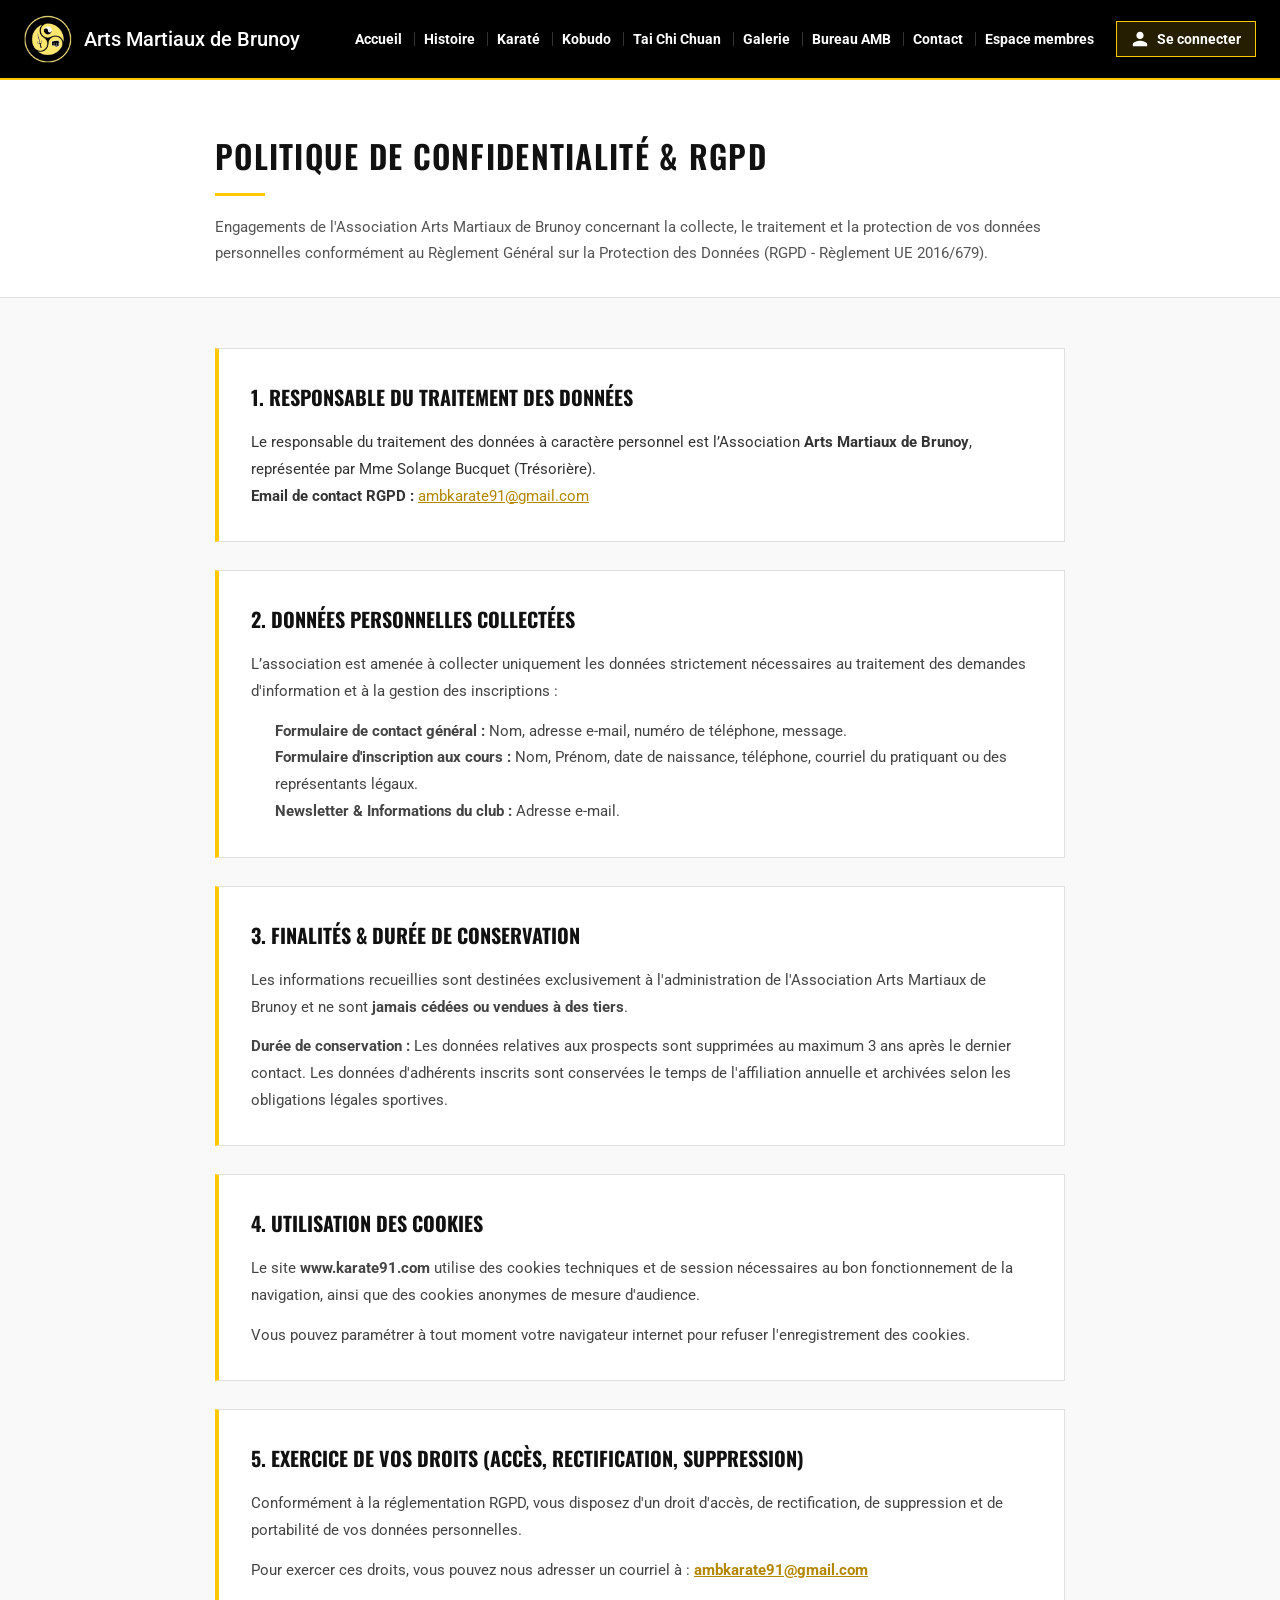
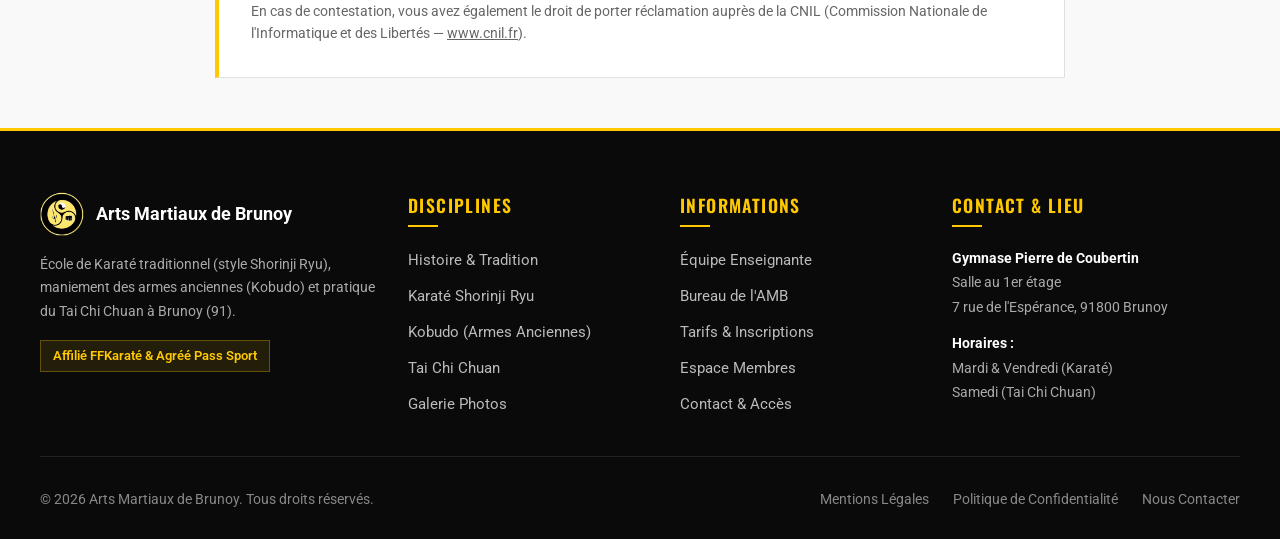
<file: politique-confidentialite.html>
<!DOCTYPE html>
<html lang="fr">
<head>
  <meta charset="UTF-8">
  <meta name="viewport" content="width=device-width, initial-scale=1.0">
  <title>Politique de Confidentialité | Arts Martiaux de Brunoy</title>
  <meta name="description" content="Politique de confidentialité et protection des données personnelles (RGPD) du site Arts Martiaux de Brunoy.">
    <link rel="icon" type="image/png" href="images/logo/logo.png">
  <link rel="apple-touch-icon" href="images/logo/logo.png">
  <link rel="stylesheet" href="styles/main.css">
</head>
<body style="background:#ffffff; color:#222222;">

<!-- HEADER -->
<header class="site-header">
  <div class="header-inner">
    <a href="accueil1.html" class="header-brand">
      <img src="images/logo/logo.png" alt="Arts Martiaux de Brunoy" class="header-logo-img">
      <span class="site-logo">Arts Martiaux de Brunoy</span>
    </a>
    
    <button class="mobile-toggle" id="mobile-toggle" aria-label="Ouvrir le menu">&#9776;</button>
    
        <nav class="site-nav" id="main-nav">
      <a href="accueil1.html" class="nav-link">Accueil</a>
      <a href="histoire.html" class="nav-link">Histoire</a>
      <a href="karate.html" class="nav-link">Karaté</a>
      <a href="kobudo.html" class="nav-link">Kobudo</a>
      <a href="tai-chi-chuan.html" class="nav-link">Tai Chi Chuan</a>
      <a href="galerie.html" class="nav-link">Galerie</a>
      <a href="bureau-amb.html" class="nav-link">Bureau AMB</a>
      <a href="accueil1.html#contact" class="nav-link">Contact</a>
      <a href="espace-membres.html" class="nav-link">Espace membres</a>
      <a href="espace-membres.html" class="header-member-btn btn-pulse">
        <svg viewBox="0 0 24 24" xmlns="http://www.w3.org/2000/svg"><path d="M12 12c2.7 0 4.8-2.1 4.8-4.8S14.7 2.4 12 2.4 7.2 4.5 7.2 7.2 9.3 12 12 12zm0 2.4c-3.2 0-9.6 1.6-9.6 4.8v2.4h19.2v-2.4c0-3.2-6.4-4.8-9.6-4.8z"/></svg>
        Se connecter
      </a>
    </nav>
  </div>
</header>

<!-- EN-TÊTE SOBRE -->
<section style="background:#ffffff; padding:50px 24px 30px; border-bottom:1px solid #e0e0e0;">
  <div class="section-inner" style="max-width:850px;">
    <h1 style="font-family:'Oswald',sans-serif; font-size:2rem; font-weight:600; color:#111111; text-transform:uppercase; letter-spacing:0.04em; margin-bottom:0.75rem;">
      Politique de Confidentialité & RGPD
    </h1>
    <div style="width:50px; height:3px; background:#FFC800; margin-bottom:1.2rem;"></div>
    <p style="font-family:'Roboto',sans-serif; font-size:0.95rem; color:#555555; line-height:1.7;">
      Engagements de l'Association Arts Martiaux de Brunoy concernant la collecte, le traitement et la protection de vos données personnelles conformément au Règlement Général sur la Protection des Données (RGPD - Règlement UE 2016/679).
    </p>
  </div>
</section>

<!-- CONTENU DE LA POLITIQUE DE CONFIDENTIALITÉ STRUCTURÉ -->
<section class="section" style="background:#f9f9f9; padding:50px 24px;">
  <div class="section-inner" style="max-width:850px;">

    <!-- BLOC 1: RESPONSABLE DE TRAITEMENT -->
    <div style="background:#ffffff; border:1px solid #e0e0e0; border-left:4px solid #FFC800; padding:2rem; margin-bottom:1.75rem;">
      <h2 style="font-family:'Oswald',sans-serif; font-size:1.25rem; color:#111111; text-transform:uppercase; margin-bottom:1rem;">
        1. Responsable du Traitement des Données
      </h2>
      <p style="font-family:'Roboto',sans-serif; font-size:0.93rem; color:#333333; line-height:1.8;">
        Le responsable du traitement des données à caractère personnel est l’Association <strong>Arts Martiaux de Brunoy</strong>, représentée par Mme Solange Bucquet (Trésorière).<br>
        <strong>Email de contact RGPD :</strong> <a href="mailto:ambkarate91@gmail.com" style="color:#B38600; text-decoration:underline;">ambkarate91@gmail.com</a>
      </p>
    </div>

    <!-- BLOC 2: DONNÉES COLLECTÉES -->
    <div style="background:#ffffff; border:1px solid #e0e0e0; border-left:4px solid #FFC800; padding:2rem; margin-bottom:1.75rem;">
      <h2 style="font-family:'Oswald',sans-serif; font-size:1.25rem; color:#111111; text-transform:uppercase; margin-bottom:1rem;">
        2. Données Personnelles Collectées
      </h2>
      <p style="font-family:'Roboto',sans-serif; font-size:0.93rem; color:#444444; line-height:1.8; margin-bottom:0.8rem;">
        L’association est amenée à collecter uniquement les données strictement nécessaires au traitement des demandes d'information et à la gestion des inscriptions :
      </p>
      <ul style="font-family:'Roboto',sans-serif; font-size:0.93rem; color:#444444; line-height:1.8; margin-left:1.5rem;">
        <li><strong>Formulaire de contact général :</strong> Nom, adresse e-mail, numéro de téléphone, message.</li>
        <li><strong>Formulaire d'inscription aux cours :</strong> Nom, Prénom, date de naissance, téléphone, courriel du pratiquant ou des représentants légaux.</li>
        <li><strong>Newsletter & Informations du club :</strong> Adresse e-mail.</li>
      </ul>
    </div>

    <!-- BLOC 3: FINALITÉ ET CONSERVATION -->
    <div style="background:#ffffff; border:1px solid #e0e0e0; border-left:4px solid #FFC800; padding:2rem; margin-bottom:1.75rem;">
      <h2 style="font-family:'Oswald',sans-serif; font-size:1.25rem; color:#111111; text-transform:uppercase; margin-bottom:1rem;">
        3. Finalités & Durée de Conservation
      </h2>
      <p style="font-family:'Roboto',sans-serif; font-size:0.93rem; color:#444444; line-height:1.8; margin-bottom:0.8rem;">
        Les informations recueillies sont destinées exclusivement à l'administration de l'Association Arts Martiaux de Brunoy et ne sont <strong>jamais cédées ou vendues à des tiers</strong>.
      </p>
      <p style="font-family:'Roboto',sans-serif; font-size:0.93rem; color:#444444; line-height:1.8;">
        <strong>Durée de conservation :</strong> Les données relatives aux prospects sont supprimées au maximum 3 ans après le dernier contact. Les données d'adhérents inscrits sont conservées le temps de l'affiliation annuelle et archivées selon les obligations légales sportives.
      </p>
    </div>

    <!-- BLOC 4: COOKIES -->
    <div style="background:#ffffff; border:1px solid #e0e0e0; border-left:4px solid #FFC800; padding:2rem; margin-bottom:1.75rem;">
      <h2 style="font-family:'Oswald',sans-serif; font-size:1.25rem; color:#111111; text-transform:uppercase; margin-bottom:1rem;">
        4. Utilisation des Cookies
      </h2>
      <p style="font-family:'Roboto',sans-serif; font-size:0.93rem; color:#444444; line-height:1.8; margin-bottom:0.8rem;">
        Le site <strong>www.karate91.com</strong> utilise des cookies techniques et de session nécessaires au bon fonctionnement de la navigation, ainsi que des cookies anonymes de mesure d'audience.
      </p>
      <p style="font-family:'Roboto',sans-serif; font-size:0.93rem; color:#444444; line-height:1.8;">
        Vous pouvez paramétrer à tout moment votre navigateur internet pour refuser l'enregistrement des cookies.
      </p>
    </div>

    <!-- BLOC 5: DROITS DES PERSONNES -->
    <div style="background:#ffffff; border:1px solid #e0e0e0; border-left:4px solid #FFC800; padding:2rem;">
      <h2 style="font-family:'Oswald',sans-serif; font-size:1.25rem; color:#111111; text-transform:uppercase; margin-bottom:1rem;">
        5. Exercice de vos Droits (Accès, Rectification, Suppression)
      </h2>
      <p style="font-family:'Roboto',sans-serif; font-size:0.93rem; color:#444444; line-height:1.8; margin-bottom:0.8rem;">
        Conformément à la réglementation RGPD, vous disposez d'un droit d'accès, de rectification, de suppression et de portabilité de vos données personnelles.
      </p>
      <p style="font-family:'Roboto',sans-serif; font-size:0.93rem; color:#444444; line-height:1.8; margin-bottom:1rem;">
        Pour exercer ces droits, vous pouvez nous adresser un courriel à : <a href="mailto:ambkarate91@gmail.com" style="color:#B38600; font-weight:700; text-decoration:underline;">ambkarate91@gmail.com</a>
      </p>
      <p style="font-family:'Roboto',sans-serif; font-size:0.88rem; color:#666666; line-height:1.6;">
        En cas de contestation, vous avez également le droit de porter réclamation auprès de la CNIL (Commission Nationale de l'Informatique et des Libertés — <a href="https://www.cnil.fr" target="_blank" rel="noopener" style="color:#666666; text-decoration:underline;">www.cnil.fr</a>).
      </p>
    </div>

  </div>
</section>

<!-- FOOTER -->
<footer class="site-footer">
  <div class="footer-inner">
    <div class="footer-grid">
      
      <div class="footer-brand">
        <a href="accueil1.html" class="footer-logo-row">
          <img src="images/logo/logo.png" alt="Arts Martiaux de Brunoy" class="footer-logo-img">
          <span class="footer-brand-title">Arts Martiaux de Brunoy</span>
        </a>
        <p class="footer-brand-desc">
          École de Karaté traditionnel (style Shorinji Ryu), maniement des armes anciennes (Kobudo) et pratique du Tai Chi Chuan à Brunoy (91).
        </p>
        <div class="footer-badge">
          <span>Affilié FFKaraté & Agréé Pass Sport</span>
        </div>
      </div>

      <div>
        <h4 class="footer-col-title">Disciplines</h4>
        <ul class="footer-links-list">
          <li><a href="histoire.html">Histoire & Tradition</a></li>
          <li><a href="karate.html">Karaté Shorinji Ryu</a></li>
          <li><a href="kobudo.html">Kobudo (Armes Anciennes)</a></li>
          <li><a href="tai-chi-chuan.html">Tai Chi Chuan</a></li>
          <li><a href="galerie.html">Galerie Photos</a></li>
        </ul>
      </div>

      <div>
        <h4 class="footer-col-title">Informations</h4>
        <ul class="footer-links-list">
          <li><a href="accueil1.html#instructeurs">Équipe Enseignante</a></li>
          <li><a href="bureau-amb.html">Bureau de l'AMB</a></li>
          <li><a href="espace-membres.html">Tarifs & Inscriptions</a></li>
          <li><a href="espace-membres.html">Espace Membres</a></li>
          <li><a href="accueil1.html#contact">Contact & Accès</a></li>
        </ul>
      </div>

      <div class="footer-contact-info">
        <h4 class="footer-col-title">Contact & Lieu</h4>
        <p><strong>Gymnase Pierre de Coubertin</strong><br>Salle au 1er étage<br>7 rue de l'Espérance, 91800 Brunoy</p>
        <p style="margin-top:0.75rem;"><strong>Horaires :</strong><br>Mardi & Vendredi (Karaté)<br>Samedi (Tai Chi Chuan)</p>
      </div>

    </div>

    <div class="footer-bottom">
      <p>&copy; 2026 Arts Martiaux de Brunoy. Tous droits réservés.</p>
      <div class="footer-bottom-links">
        <a href="mentions-legales.html">Mentions Légales</a>
        <a href="politique-confidentialite.html">Politique de Confidentialité</a>
        <a href="accueil1.html#contact">Nous Contacter</a>
      </div>
    </div>
  </div>
</footer>
<script src="js/main.js"></script>
</body>
</html>
</file>
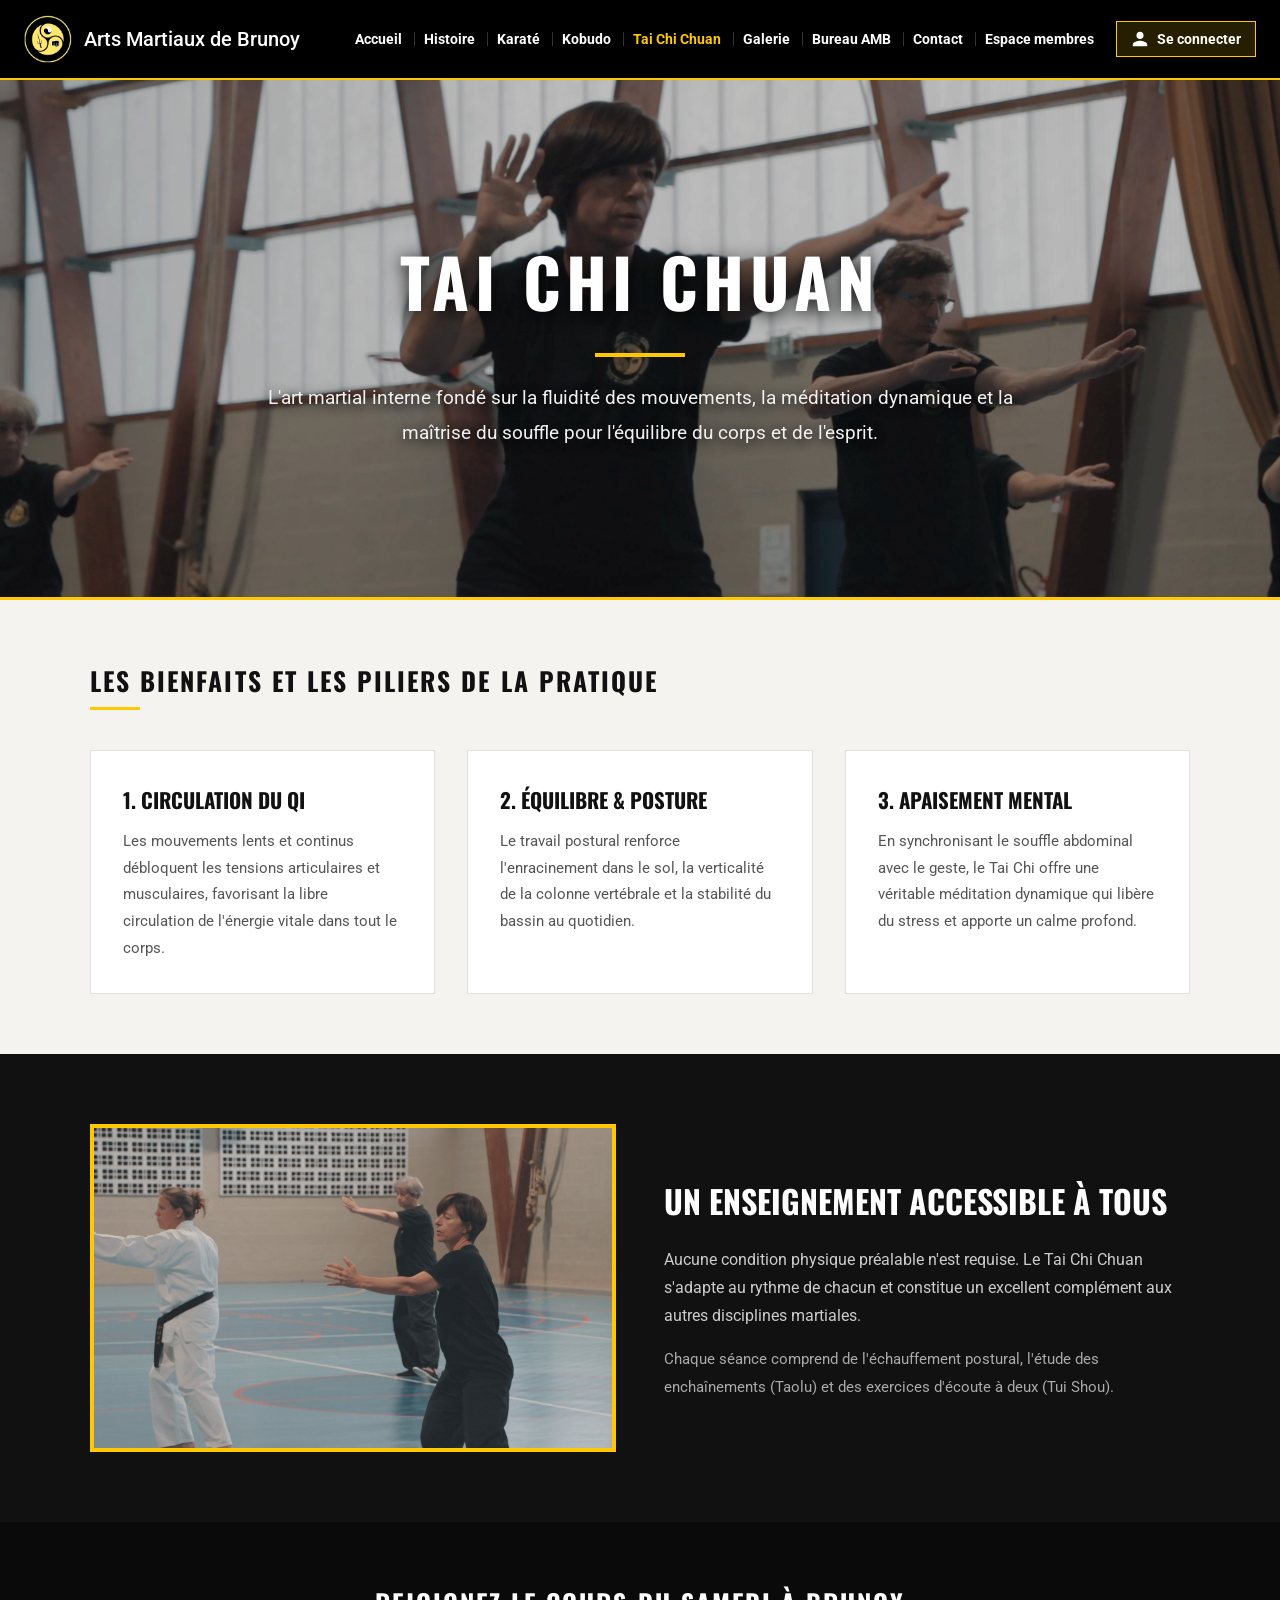
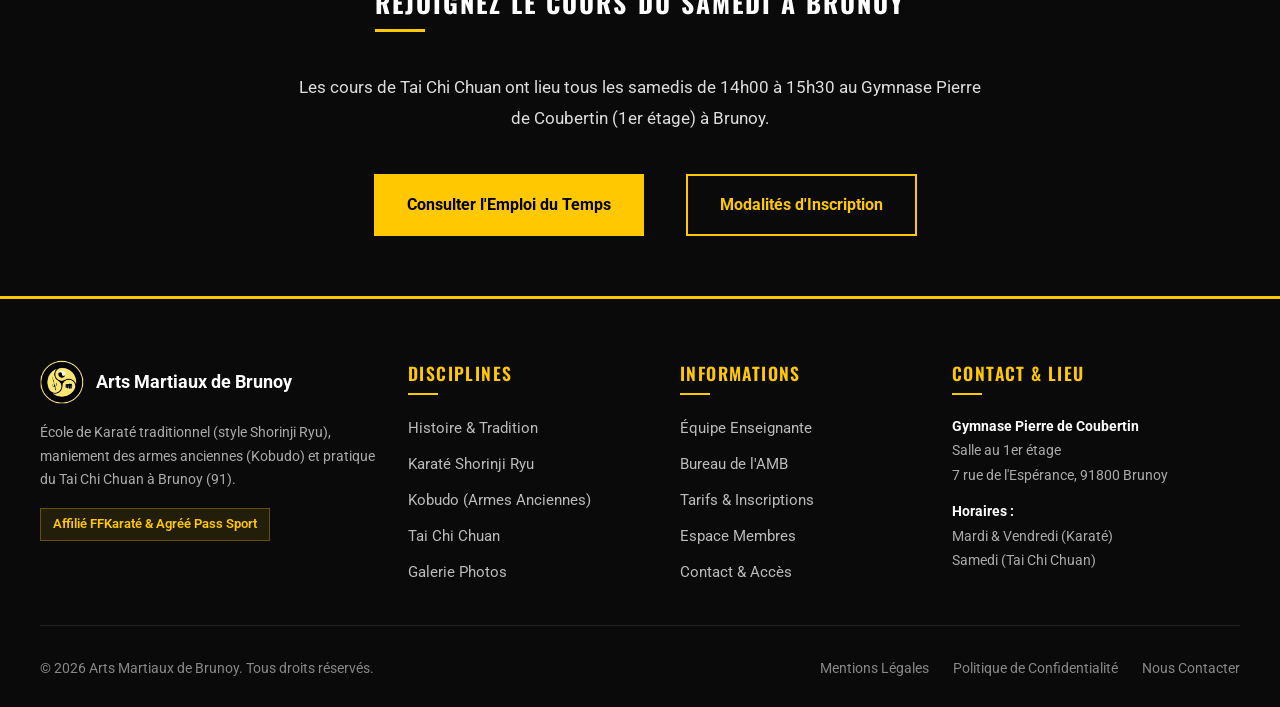
<file: tai-chi-chuan.html>
<!DOCTYPE html>
<html lang="fr">
<head>
  <meta charset="UTF-8">
  <meta name="viewport" content="width=device-width, initial-scale=1.0">
  <title>Tai Chi Chuan | Arts Martiaux de Brunoy | Brunoy (91)</title>
  <meta name="description" content="Cours de Tai Chi Chuan à Brunoy (91). Art martial interne fondé sur l'équilibre, la respiration et la fluidité des mouvements. Dispensé le samedi au Gymnase Pierre de Coubertin.">
    <link rel="icon" type="image/png" href="images/logo/logo.png">
  <link rel="apple-touch-icon" href="images/logo/logo.png">
  <link rel="stylesheet" href="styles/main.css">
</head>
<body>

<!-- HEADER -->
<header class="site-header">
  <div class="header-inner">
    <a href="accueil1.html" class="header-brand">
      <img src="images/logo/logo.png" alt="Arts Martiaux de Brunoy" class="header-logo-img">
      <span class="site-logo">Arts Martiaux de Brunoy</span>
    </a>
    
    <button class="mobile-toggle" id="mobile-toggle" aria-label="Ouvrir le menu">&#9776;</button>
    
        <nav class="site-nav" id="main-nav">
      <a href="accueil1.html" class="nav-link">Accueil</a>
      <a href="histoire.html" class="nav-link">Histoire</a>
      <a href="karate.html" class="nav-link">Karaté</a>
      <a href="kobudo.html" class="nav-link">Kobudo</a>
      <a href="tai-chi-chuan.html" class="nav-link active">Tai Chi Chuan</a>
      <a href="galerie.html" class="nav-link">Galerie</a>
      <a href="bureau-amb.html" class="nav-link">Bureau AMB</a>
      <a href="accueil1.html#contact" class="nav-link">Contact</a>
      <a href="espace-membres.html" class="nav-link">Espace membres</a>
      <a href="espace-membres.html" class="header-member-btn btn-pulse">
        <svg viewBox="0 0 24 24" xmlns="http://www.w3.org/2000/svg"><path d="M12 12c2.7 0 4.8-2.1 4.8-4.8S14.7 2.4 12 2.4 7.2 4.5 7.2 7.2 9.3 12 12 12zm0 2.4c-3.2 0-9.6 1.6-9.6 4.8v2.4h19.2v-2.4c0-3.2-6.4-4.8-9.6-4.8z"/></svg>
        Se connecter
      </a>
    </nav>
  </div>
</header>

<!-- HERO TAI CHI CHUAN: IMAGE DE FOND PLEIN ÉCRAN AVEC TITRE ÉCRIT PAR-DESSUS -->
<div class="hero-banner" style="min-height:520px; position:relative; background:#000000; display:flex; align-items:center; justify-content:center; overflow:hidden; border-bottom:3px solid #FFC800;">
  <img src="images/tai_chi/tai_chi04.png" alt="Tai Chi Chuan Brunoy — Photo 048" style="position:absolute; inset:0; width:100%; height:100%; object-fit:cover; opacity:0.85; filter:brightness(0.9);">
  <div style="position:relative; z-index:2; text-align:center; max-width:920px; padding:4rem 1.5rem;">
    <h1 style="font-family:'Oswald',sans-serif; font-size:clamp(2.5rem, 6vw, 4.2rem); font-weight:700; color:#ffffff; letter-spacing:0.08em; text-transform:uppercase; margin-bottom:1.2rem; text-shadow:0 3px 18px rgba(0,0,0,0.95);">
      TAI CHI CHUAN
    </h1>
    <div style="width:90px; height:4px; background:#FFC800; margin:0 auto 1.5rem;"></div>
    <p style="font-family:'Roboto',sans-serif; font-size:1.2rem; color:#f0f0f0; max-width:780px; margin:0 auto; line-height:1.8; text-shadow:0 2px 12px rgba(0,0,0,0.95);">
      L'art martial interne fondé sur la fluidité des mouvements, la méditation dynamique et la maîtrise du souffle pour l'équilibre du corps et de l'esprit.
    </p>
  </div>
</div>

<!-- SECTION 1: LES TROIS PILIERS ZEN (FOND CRÈME NOBLE #f5f3ef) -->
<section class="section" style="background:#f5f3ef;">
  <div class="section-inner wide">
    <h2 class="section-title" style="color:#111111; text-align:center; margin-bottom:2.5rem;">LES BIENFAITS ET LES PILIERS DE LA PRATIQUE</h2>

    <div style="display:grid; grid-template-columns:repeat(auto-fit, minmax(280px, 1fr)); gap:2rem;">
      <div style="background:#ffffff; padding:2rem; border-left:5px solid #FFC800; border:1px solid #e0e0e0;">
        <h3 style="font-family:'Oswald',sans-serif; color:#111111; font-size:1.3rem; margin-bottom:0.75rem; text-transform:uppercase;">1. Circulation du Qi</h3>
        <p style="color:#555555; line-height:1.75; font-size:0.95rem;">
          Les mouvements lents et continus débloquent les tensions articulaires et musculaires, favorisant la libre circulation de l'énergie vitale dans tout le corps.
        </p>
      </div>

      <div style="background:#ffffff; padding:2rem; border-left:5px solid #FFC800; border:1px solid #e0e0e0;">
        <h3 style="font-family:'Oswald',sans-serif; color:#111111; font-size:1.3rem; margin-bottom:0.75rem; text-transform:uppercase;">2. Équilibre & Posture</h3>
        <p style="color:#555555; line-height:1.75; font-size:0.95rem;">
          Le travail postural renforce l'enracinement dans le sol, la verticalité de la colonne vertébrale et la stabilité du bassin au quotidien.
        </p>
      </div>

      <div style="background:#ffffff; padding:2rem; border-left:5px solid #FFC800; border:1px solid #e0e0e0;">
        <h3 style="font-family:'Oswald',sans-serif; color:#111111; font-size:1.3rem; margin-bottom:0.75rem; text-transform:uppercase;">3. Apaisement Mental</h3>
        <p style="color:#555555; line-height:1.75; font-size:0.95rem;">
          En synchronisant le souffle abdominal avec le geste, le Tai Chi offre une véritable méditation dynamique qui libère du stress et apporte un calme profond.
        </p>
      </div>
    </div>
  </div>
</section>

<!-- SECTION 2: PRESENTATION EN BLOC SOMBRE PARALLÈLE -->
<section class="section-bg-dark" style="padding:70px 24px;">
  <div class="section-inner wide" style="display:grid; grid-template-columns:1fr 1fr; gap:3rem; align-items:center;">
    <div style="border:4px solid #FFC800; overflow:hidden;">
      <img src="images/tai_chi/tai_chi03.png" alt="Cours du Samedi Tai Chi Brunoy" style="width:100%; height:320px; object-fit:cover; display:block;">
    </div>
    <div>
      <h2 style="font-family:'Oswald',sans-serif; font-size:2rem; color:#ffffff; margin-bottom:1.2rem; text-transform:uppercase;">
        Un Enseignement Accessible à Tous
      </h2>
      <p style="color:#cccccc; line-height:1.8; margin-bottom:1rem; font-size:0.98rem;">
        Aucune condition physique préalable n'est requise. Le Tai Chi Chuan s'adapte au rythme de chacun et constitue un excellent complément aux autres disciplines martiales.
      </p>
      <p style="color:#aaaaaa; line-height:1.8; font-size:0.95rem;">
        Chaque séance comprend de l'échauffement postural, l'étude des enchaînements (Taolu) et des exercices d'écoute à deux (Tui Shou).
      </p>
    </div>
  </div>
</section>

<!-- SECTION 3: COURS ET INSCRIPTIONS (FOND NOIR) -->
<section class="section" style="background:#0a0a0a; padding:60px 24px;">
  <div class="section-inner" style="text-align:center;">
    <h2 class="section-title reveal" style="color:#ffffff;">REJOIGNEZ LE COURS DU SAMEDI À BRUNOY</h2>
    <p class="section-text reveal delay-1" style="color:#dddddd; max-width:700px; margin:1rem auto 2.5rem; font-size:1.05rem;">
      Les cours de Tai Chi Chuan ont lieu tous les samedis de 14h00 à 15h30 au Gymnase Pierre de Coubertin (1er étage) à Brunoy.
    </p>

    <div style="display:flex; flex-wrap:wrap; justify-content:center; gap:2rem;">
      <a href="accueil1.html#horaires" class="header-member-btn" style="background:#FFC800; color:#000000; padding:1rem 2rem; font-size:1rem; font-weight:700;">
        Consulter l'Emploi du Temps
      </a>
      <a href="espace-membres.html" class="header-member-btn" style="background:transparent; border:2px solid #FFC800; color:#FFC800; padding:1rem 2rem; font-size:1rem; font-weight:700;">
        Modalités d'Inscription
      </a>
    </div>
  </div>
</section>

<!-- FOOTER -->
<footer class="site-footer">
  <div class="footer-inner">
    <div class="footer-grid">
      
      <div class="footer-brand">
        <a href="accueil1.html" class="footer-logo-row">
          <img src="images/logo/logo.png" alt="Arts Martiaux de Brunoy" class="footer-logo-img">
          <span class="footer-brand-title">Arts Martiaux de Brunoy</span>
        </a>
        <p class="footer-brand-desc">
          École de Karaté traditionnel (style Shorinji Ryu), maniement des armes anciennes (Kobudo) et pratique du Tai Chi Chuan à Brunoy (91).
        </p>
        <div class="footer-badge">
          <span>Affilié FFKaraté & Agréé Pass Sport</span>
        </div>
      </div>

      <div>
        <h4 class="footer-col-title">Disciplines</h4>
        <ul class="footer-links-list">
          <li><a href="histoire.html">Histoire & Tradition</a></li>
          <li><a href="karate.html">Karaté Shorinji Ryu</a></li>
          <li><a href="kobudo.html">Kobudo (Armes Anciennes)</a></li>
          <li><a href="tai-chi-chuan.html">Tai Chi Chuan</a></li>
          <li><a href="galerie.html">Galerie Photos</a></li>
        </ul>
      </div>

      <div>
        <h4 class="footer-col-title">Informations</h4>
        <ul class="footer-links-list">
          <li><a href="accueil1.html#instructeurs">Équipe Enseignante</a></li>
          <li><a href="bureau-amb.html">Bureau de l'AMB</a></li>
          <li><a href="espace-membres.html">Tarifs & Inscriptions</a></li>
          <li><a href="espace-membres.html">Espace Membres</a></li>
          <li><a href="accueil1.html#contact">Contact & Accès</a></li>
        </ul>
      </div>

      <div class="footer-contact-info">
        <h4 class="footer-col-title">Contact & Lieu</h4>
        <p><strong>Gymnase Pierre de Coubertin</strong><br>Salle au 1er étage<br>7 rue de l'Espérance, 91800 Brunoy</p>
        <p style="margin-top:0.75rem;"><strong>Horaires :</strong><br>Mardi & Vendredi (Karaté)<br>Samedi (Tai Chi Chuan)</p>
      </div>

    </div>

    <div class="footer-bottom">
      <p>&copy; 2026 Arts Martiaux de Brunoy. Tous droits réservés.</p>
      <div class="footer-bottom-links">
        <a href="mentions-legales.html">Mentions Légales</a>
        <a href="politique-confidentialite.html">Politique de Confidentialité</a>
        <a href="accueil1.html#contact">Nous Contacter</a>
      </div>
    </div>
  </div>
</footer>
<script src="js/main.js"></script>
</body>
</html>
</file>
<file: styles/main.css>
/* ══════════════════════════════════════════════════════════════════
   Arts Martiaux de Brunoy — Reproduction fidèle de karate91.com
   Polices: Oswald (titres) + Roboto (corps/nav) — exactement comme Wix
   Couleur accent: rgb(226, 28, 33) = #FFC800
   ══════════════════════════════════════════════════════════════════ */

@import url('https://fonts.googleapis.com/css2?family=Oswald:wght@400;500;600;700&family=Roboto:ital,wght@0,300;0,400;0,500;0,700;1,400&display=swap');

/* ─── Reset ─────────────────────────────────────────────────────── */
*, *::before, *::after {
  box-sizing: border-box;
  margin: 0;
  padding: 0;
  border-radius: 0 !important; /* Bords stricts et non arrondis */
  box-shadow: none !important; /* Aucun ombrage sous les blocs */
}

/* Annulation stricte des animations et transformations au survol */
*:hover {
  transform: none !important;
  animation: none !important;
}

html { scroll-behavior: smooth; }

body {
  background: #fff;
  color: #2b2b2b;
  font-family: 'Roboto', Helvetica, Arial, sans-serif;
  font-size: 16px;
  line-height: 1.6;
  -webkit-font-smoothing: antialiased;
}

a { color: inherit; text-decoration: none; transition: color .25s; }
ul { list-style: none; }
img { max-width: 100%; display: block; }

/* ══════════════════════════════════════════════════════════════════
   HEADER — 130px, blanc, logo + nav (reproduction exacte Wix)
   ══════════════════════════════════════════════════════════════════ */
/* ══════════════════════════════════════════════════════════════════
   HEADER — 130px, NOIR, logo + nav (reproduction exacte karate91.com Wix)
   ══════════════════════════════════════════════════════════════════ */
.site-header {
  background: #000000;
  position: sticky;
  top: 0;
  z-index: 1000;
  height: 80px;
  box-shadow: 0 2px 10px rgba(0,0,0,0.5);
  border-bottom: 2px solid #FFC800;
}

.header-inner {
  max-width: 1360px;
  margin: 0 auto;
  padding: 0 24px;
  height: 100%;
  display: flex;
  flex-direction: row;
  flex-wrap: nowrap;
  justify-content: space-between;
  align-items: center;
  position: relative;
}

.header-brand {
  display: flex;
  align-items: center;
  gap: 12px;
  flex-shrink: 0;
  text-decoration: none;
}

.header-logo-img {
  width: 48px;
  height: 50px;
  object-fit: contain;
  flex-shrink: 0;
}

.site-logo {
  font-family: 'Roboto', sans-serif;
  font-size: 20px;
  font-weight: 500;
  color: #ffffff;
  white-space: nowrap;
}

.header-brand:hover .site-logo { color: #FFC800; }

.site-nav {
  display: flex;
  align-items: center;
  gap: 2px;
  flex-wrap: nowrap;
}

.nav-link {
  font-family: 'Roboto', sans-serif;
  font-size: 14px;
  font-weight: 700;
  color: #ffffff;
  padding: 8px 10px;
  white-space: nowrap;
  transition: color .25s;
  position: relative;
}

.nav-link:hover,
.nav-link.active { color: #FFC800; }

/* Séparateurs entre liens */
.nav-link + .nav-link::before {
  content: '';
  position: absolute;
  left: 0; top: 50%;
  transform: translateY(-50%);
  height: 14px;
  width: 1px;
  background: #333333;
}

.header-member-btn {
  display: inline-flex;
  align-items: center;
  gap: 8px;
  font-family: 'Roboto', sans-serif;
  font-size: 14px;
  font-weight: 700;
  color: #ffffff;
  background: rgba(255, 200, 0, 0.15);
  border: 1px solid #FFC800;
  padding: 6px 14px;
  border-radius: 20px;
  margin-left: 10px;
  text-decoration: none;
  white-space: nowrap;
  transition: all .25s;
}

.header-member-btn:hover {
  background: #FFC800;
  color: #000000;
}

.header-member-btn svg {
  width: 18px;
  height: 18px;
  fill: currentColor;
}

/* Mobile hamburger */
.mobile-toggle {
  display: none;
  background: none;
  border: none;
  font-size: 1.8rem;
  cursor: pointer;
  color: #ffffff;
  position: absolute;
  right: 20px;
  top: 50%;
  transform: translateY(-50%);
}

/* ══════════════════════════════════════════════════════════════════
   HERO BANNER — pleine largeur avec photo de fond
   ══════════════════════════════════════════════════════════════════ */
.hero-banner {
  position: relative;
  width: 100%;
  min-height: 460px;
  background: #111;
  display: flex;
  align-items: center;
  justify-content: center;
  overflow: hidden;
}

.hero-banner img.hero-bg {
  position: absolute;
  inset: 0;
  width: 100%;
  height: 100%;
  object-fit: cover;
  opacity: 0.55;
}

.hero-overlay {
  position: relative;
  z-index: 1;
  text-align: center;
  color: #fff;
  padding: 3rem 2rem;
}

.hero-overlay h1 {
  font-family: 'Oswald', sans-serif;
  font-size: clamp(2rem, 5vw, 3.8rem);
  font-weight: 700;
  letter-spacing: .1em;
  text-transform: uppercase;
  text-shadow: 0 2px 12px rgba(0,0,0,.8);
  line-height: 1.2;
}

.hero-overlay p {
  font-family: 'Roboto', sans-serif;
  font-size: 1.15rem;
  font-weight: 300;
  margin-top: 1rem;
  text-shadow: 0 1px 8px rgba(0,0,0,.7);
}

/* ══════════════════════════════════════════════════════════════════
   DISCIPLINE HERO — 2 colonnes (texte fond rouge | photo)
   Reproduction exacte du layout Wix des pages karaté/kobudo/tai-chi
   ══════════════════════════════════════════════════════════════════ */
.discipline-hero {
  display: flex;
  min-height: 500px;
  width: 100%;
}

.discipline-text-col {
  width: 340px;
  min-width: 340px;
  background: #FFC800;
  color: #000000;
  padding: 80px 40px 60px;
  display: flex;
  flex-direction: column;
  justify-content: flex-start;
  box-sizing: border-box;
}

.discipline-text-col h1 {
  font-family: 'Oswald', sans-serif;
  font-size: 2.8rem;
  font-weight: 700;
  letter-spacing: .05em;
  text-transform: uppercase;
  line-height: 1.1;
  margin-bottom: 1.5rem;
  color: #000000;
}

.discipline-text-col p {
  font-family: 'Roboto', sans-serif;
  font-size: 0.97rem;
  font-weight: 500;
  line-height: 1.75;
  color: #111111;
  margin-bottom: 1.2rem;
}

.discipline-photo-col {
  flex: 1;
  min-height: 500px;
  background: #f2f2f2;
  overflow: hidden;
}

.discipline-photo-col img {
  width: 100%;
  height: 100%;
  object-fit: cover;
  display: block;
}

/* ══════════════════════════════════════════════════════════════════
   SECTIONS
   ══════════════════════════════════════════════════════════════════ */
.section { padding: 60px 24px; }
.section-inner { max-width: 980px; margin: 0 auto; }
.section-inner.wide { max-width: 1100px; }
.section-bg-light { background: #f8f8f8; }
.section-bg-cream { background: #f5f3ef; }

.section-title {
  font-family: 'Oswald', sans-serif;
  font-size: 1.6rem;
  font-weight: 700;
  text-transform: uppercase;
  letter-spacing: .08em;
  color: #2b2b2b;
  margin-bottom: 1.5rem;
}

.section-bg-dark {
  background: #111111;
  color: #ffffff;
}
.section-bg-dark .section-title {
  color: #ffffff;
}
.section-bg-dark .section-text {
  color: #cccccc;
}
.section-bg-dark .assistants-title {
  color: #ffffff;
}
.section-bg-dark .assistant-name {
  color: #ffffff;
}
.section-bg-dark .assistant-role {
  color: #aaaaaa;
}
.section-bg-dark .instructor-card {
  background: #1c1c1c;
  border-color: #2e2e2e;
  box-shadow: 0 4px 15px rgba(0,0,0,0.4);
}
.section-bg-dark .instructor-info h3 {
  color: #ffffff;
}
.section-bg-dark .instructor-bio {
  color: #bbbbbb;
}

.section-title.red-title { color: #FFC800; }
.section-title.center { text-align: center; }

.section-text {
  font-family: 'Roboto', sans-serif;
  font-size: 0.95rem;
  color: #555;
  line-height: 1.85;
  margin-bottom: 1rem;
}

/* ══════════════════════════════════════════════════════════════════
   SCHEDULE BOXES
   ══════════════════════════════════════════════════════════════════ */
.schedule-boxes {
  display: grid;
  grid-template-columns: repeat(auto-fit, minmax(250px, 1fr));
  gap: 1.5rem;
  margin-top: 2rem;
}

.schedule-box {
  background: #fff;
  border: 1px solid #e0e0e0;
  border-top: 4px solid #FFC800;
  padding: 1.5rem 1.75rem;
}

.schedule-box h3 {
  font-family: 'Oswald', sans-serif;
  font-size: 1rem;
  font-weight: 600;
  color: #FFC800;
  text-transform: uppercase;
  letter-spacing: .05em;
  margin-bottom: .6rem;
}

.schedule-box p {
  font-family: 'Roboto', sans-serif;
  font-size: 0.9rem;
  color: #555;
  line-height: 1.85;
}

/* ══════════════════════════════════════════════════════════════════
   STAFF / INSTRUCTEURS
   ══════════════════════════════════════════════════════════════════ */
.staff-section-label {
  font-family: 'Oswald', sans-serif;
  font-size: 1.1rem;
  font-weight: 600;
  color: #FFC800;
  text-transform: uppercase;
  letter-spacing: .08em;
  margin: 2.5rem 0 1rem;
  padding-bottom: .4rem;
  border-bottom: 2px solid #e8e8e8;
}

.staff-grid {
  display: grid;
  grid-template-columns: repeat(auto-fill, minmax(160px, 1fr));
  gap: 2rem;
}

.staff-card { text-align: center; }

.staff-photo,
.staff-photo-placeholder {
  width: 120px;
  height: 120px;
  border-radius: 50%;
  object-fit: cover;
  margin: 0 auto 0.8rem;
  background: #f0f0f0;
  border: 3px solid #e0e0e0;
  display: flex;
  align-items: center;
  justify-content: center;
  font-size: 2.4rem;
  color: #ccc;
  overflow: hidden;
}

.staff-photo-placeholder img { width: 100%; height: 100%; object-fit: cover; border-radius: 50%; }
.staff-name { font-family: 'Roboto', sans-serif; font-weight: 700; font-size: 0.92rem; color: #1a1a1a; margin-bottom: .15rem; }
.staff-dan { font-family: 'Roboto', sans-serif; font-size: 0.8rem; color: #FFC800; font-weight: 700; margin-bottom: .2rem; }
.staff-role { font-family: 'Roboto', sans-serif; font-size: 0.78rem; color: #888; line-height: 1.45; }

/* Sensei principal */
.sensei-grid {
  display: grid;
  grid-template-columns: repeat(auto-fit, minmax(260px, 1fr));
  gap: 2rem;
  margin-bottom: 2rem;
}

.sensei-card {
  background: #fff;
  border: 1px solid #e5e5e5;
  padding: 2rem;
  text-align: center;
}

.sensei-photo {
  width: 140px;
  height: 140px;
  border-radius: 50%;
  object-fit: cover;
  margin: 0 auto 1rem;
  border: 4px solid #FFC800;
  background: #f2f2f2;
  overflow: hidden;
  display: block;
}

.sensei-name { font-family: 'Roboto', sans-serif; font-weight: 700; font-size: 1.05rem; color: #1a1a1a; margin-bottom: .2rem; }
.sensei-dan { font-family: 'Roboto', sans-serif; font-size: 0.88rem; color: #FFC800; font-weight: 700; margin-bottom: .2rem; }
.sensei-role { font-family: 'Roboto', sans-serif; font-size: 0.82rem; color: #777; }

/* ══════════════════════════════════════════════════════════════════
   BUTTON — Carré (bordure 0), style exactement Wix
   ══════════════════════════════════════════════════════════════════ */
.btn-wix {
  display: inline-block;
  background: #FFC800;
  color: #000000; font-weight: 700;
  padding: 12px 0;
  width: 243px;
  max-width: 100%;
  border-radius: 0;
  font-family: 'Roboto', sans-serif;
  font-weight: 500;
  font-size: 1.05rem;
  text-align: center;
  text-transform: none;
  letter-spacing: 0;
  margin-top: 1.75rem;
  transition: background .25s;
  border: 6px solid #fff;
  cursor: pointer;
  box-sizing: border-box;
}

.btn-wix:hover { background: #2b2b2b; color: #fff; }

/* Bouton rouge classique */
.btn-red {
  display: inline-block;
  background: #FFC800;
  color: #000000; font-weight: 700;
  padding: 12px 36px;
  border-radius: 0;
  font-family: 'Roboto', sans-serif;
  font-weight: 500;
  font-size: 0.95rem;
  text-transform: none;
  margin-top: 1.25rem;
  transition: background .25s;
  border: none;
  cursor: pointer;
}

.btn-red:hover { background: #2b2b2b; color: #fff; }

/* ══════════════════════════════════════════════════════════════════
   TWO-COLUMN CONTENT
   ══════════════════════════════════════════════════════════════════ */
.two-col {
  display: grid;
  grid-template-columns: 1fr 1fr;
  gap: 3rem;
  align-items: center;
}

.two-col img {
  width: 100%;
  height: 340px;
  object-fit: cover;
}

@media (max-width: 768px) {
  .two-col { grid-template-columns: 1fr; gap: 2rem; }
}

/* ══════════════════════════════════════════════════════════════════
   INFO BOX
   ══════════════════════════════════════════════════════════════════ */
.info-box {
  background: #fffdf5;
  border: 1px solid #ffe49e;
  border-left: 5px solid #FFC800;
  padding: 1.5rem 1.75rem;
  margin-top: 2rem;
}

.info-box p { font-family: 'Roboto', sans-serif; font-size: 0.92rem; color: #444; line-height: 1.85; margin-bottom: .7rem; }
.info-box p:last-child { margin-bottom: 0; }
.info-box a { color: #FFC800; text-decoration: underline; font-weight: 600; }

/* Values grid (tags) — utilisé sur karaté, tai-chi */
.values-grid {
  display: flex;
  flex-wrap: wrap;
  gap: .6rem;
  margin-top: 1.5rem;
}

.value-tag {
  background: #FFC800;
  color: #000000; font-weight: 700;
  padding: .45rem 1.2rem;
  border-radius: 0;
  font-family: 'Roboto', sans-serif;
  font-size: 0.88rem;
  font-weight: 500;
  letter-spacing: .02em;
}


/* ══════════════════════════════════════════════════════════════════
   CONTACT
   ══════════════════════════════════════════════════════════════════ */
.contact-wrap {
  display: grid;
  grid-template-columns: 1fr 1fr;
  gap: 3rem;
  align-items: start;
}

@media (max-width: 768px) { .contact-wrap { grid-template-columns: 1fr; } }

.contact-info p { font-family: 'Roboto', sans-serif; font-size: 0.93rem; color: #555; line-height: 2; }
.contact-info a { color: #FFC800; }

.form-field { margin-bottom: 1rem; }

.form-field input,
.form-field textarea {
  width: 100%;
  padding: 10px 14px;
  border: 1px solid #ccc;
  border-radius: 0;
  font-family: 'Roboto', sans-serif;
  font-size: 0.92rem;
  color: #333;
  background: #fff;
  transition: border-color .2s;
}

.form-field input:focus,
.form-field textarea:focus { outline: none; border-color: #FFC800; }
.form-field textarea { height: 110px; resize: vertical; }

.alert { padding: .9rem 1rem; margin-bottom: 1rem; font-size: .9rem; }
.alert-success { background: #d4edda; color: #155724; border: 1px solid #c3e6cb; }

/* ══════════════════════════════════════════════════════════════════
   GALLERY
   ══════════════════════════════════════════════════════════════════ */
.gallery-intro { font-family: 'Roboto', sans-serif; font-size: 1rem; color: #555; line-height: 1.8; margin-bottom: 1.5rem; }

.gallery-section-title {
  font-family: 'Oswald', sans-serif;
  font-size: 1.1rem;
  font-weight: 600;
  color: #FFC800;
  text-transform: uppercase;
  letter-spacing: .08em;
  margin: 2.5rem 0 1.2rem;
  padding-bottom: .4rem;
  border-bottom: 2px solid #e8e8e8;
}

.gallery-grid {
  display: grid;
  grid-template-columns: repeat(auto-fill, minmax(240px, 1fr));
  gap: 14px;
}

.gallery-item {
  overflow: hidden;
  height: 210px;
  cursor: pointer;
  background: #f0f0f0;
}

.gallery-item img {
  width: 100%; height: 100%;
  object-fit: cover;
  transition: transform .4s ease;
}

.gallery-item:hover img { transform: scale(1.06); }

/* Lightbox */
.lightbox {
  display: none;
  position: fixed;
  inset: 0;
  background: rgba(0,0,0,.93);
  z-index: 2000;
  align-items: center;
  justify-content: center;
  padding: 1rem;
}

.lightbox.open { display: flex; }

.lightbox img {
  max-width: 90vw;
  max-height: 88vh;
  box-shadow: 0 0 40px rgba(0,0,0,.9);
}

.lightbox-close {
  position: absolute; top: 1.2rem; right: 1.8rem;
  background: none; border: none; color: #fff;
  font-size: 2.8rem; cursor: pointer; line-height: 1;
  opacity: .8; transition: opacity .2s;
}
.lightbox-close:hover { opacity: 1; }

/* ══════════════════════════════════════════════════════════════════
   BUREAU AMB
   ══════════════════════════════════════════════════════════════════ */
.bureau-card {
  background: #fff;
  border: 1px solid #e5e5e5;
  padding: 2rem;
  margin-bottom: 1.5rem;
  display: flex;
  gap: 1.75rem;
  align-items: flex-start;
}

.bureau-avatar {
  width: 80px; height: 80px;
  border-radius: 50%;
  background: #f0f0f0;
  flex-shrink: 0;
  display: flex; align-items: center; justify-content: center;
  font-size: 2rem; color: #ccc;
  border: 3px solid #e0e0e0;
  overflow: hidden;
}

.bureau-avatar img { width: 100%; height: 100%; object-fit: cover; }
.bureau-name { font-family: 'Roboto', sans-serif; font-size: 1.1rem; font-weight: 700; color: #1a1a1a; margin-bottom: .2rem; }
.bureau-poste { font-family: 'Roboto', sans-serif; color: #FFC800; font-weight: 700; font-size: 0.93rem; margin-bottom: .2rem; }
.bureau-desc { font-family: 'Roboto', sans-serif; font-size: 0.85rem; color: #777; }

/* ══════════════════════════════════════════════════════════════════
   LEGAL / MENTIONS
   ══════════════════════════════════════════════════════════════════ */
.legal-text h2 { font-family: 'Oswald', sans-serif; font-size: 1.2rem; margin: 2rem 0 .7rem; color: #1a1a1a; font-weight: 600; }
.legal-text p { font-family: 'Roboto', sans-serif; margin-bottom: .9rem; font-size: 0.9rem; color: #555; line-height: 1.85; }
.legal-text ul { margin: .5rem 0 1rem 1.8rem; }
.legal-text li { font-family: 'Roboto', sans-serif; font-size: 0.9rem; color: #555; margin-bottom: .35rem; list-style: disc; }
.legal-text a { color: #FFC800; text-decoration: underline; }

/* ══════════════════════════════════════════════════════════════════
   ESPACE MEMBRES
   ══════════════════════════════════════════════════════════════════ */
.login-box {
  max-width: 440px;
  margin: 0 auto;
  background: #fff;
  border: 1px solid #e0e0e0;
  padding: 2.5rem;
  box-shadow: 0 2px 12px rgba(0,0,0,.07);
}

/* ══════════════════════════════════════════════════════════════════
   FOOTER (Propre, complet, élégant Or & Noir)
   ══════════════════════════════════════════════════════════════════ */
.site-footer {
  background: #0a0a0a;
  color: #cccccc;
  border-top: 3px solid #FFC800;
  padding: 60px 24px 28px;
}

.footer-inner {
  max-width: 1200px;
  margin: 0 auto;
}

.footer-grid {
  display: grid;
  grid-template-columns: 1.4fr 1fr 1fr 1.2fr;
  gap: 3rem 2rem;
  padding-bottom: 2.5rem;
  border-bottom: 1px solid #222222;
  margin-bottom: 2rem;
}

.footer-brand {
  display: flex;
  flex-direction: column;
  align-items: flex-start;
}

.footer-logo-row {
  display: flex;
  align-items: center;
  gap: 12px;
  margin-bottom: 1rem;
  text-decoration: none;
}

.footer-logo-img {
  width: 44px;
  height: 46px;
  object-fit: contain;
}

.footer-brand-title {
  font-family: 'Roboto', sans-serif;
  font-size: 1.15rem;
  font-weight: 700;
  color: #ffffff;
}

.footer-brand-desc {
  font-size: 0.9rem;
  line-height: 1.65;
  color: #aaaaaa;
  margin-bottom: 1rem;
}

.footer-badge {
  display: inline-flex;
  align-items: center;
  gap: 6px;
  background: rgba(255, 200, 0, 0.1);
  border: 1px solid rgba(255, 200, 0, 0.3);
  color: #FFC800;
  font-size: 0.8rem;
  font-weight: 600;
  padding: 5px 12px;
  border-radius: 4px;
}

.footer-col-title {
  font-family: 'Oswald', sans-serif;
  font-size: 1.1rem;
  font-weight: 600;
  color: #FFC800;
  text-transform: uppercase;
  letter-spacing: .08em;
  margin-bottom: 1.25rem;
  position: relative;
  padding-bottom: 0.5rem;
}

.footer-col-title::after {
  content: '';
  position: absolute;
  left: 0;
  bottom: 0;
  width: 30px;
  height: 2px;
  background: #FFC800;
}

.footer-links-list {
  list-style: none;
  padding: 0;
  margin: 0;
  display: flex;
  flex-direction: column;
  gap: 0.65rem;
}

.footer-links-list a {
  color: #bbbbbb;
  font-size: 0.92rem;
  text-decoration: none;
  transition: color 0.25s, transform 0.25s;
  display: inline-block;
}

.footer-links-list a:hover {
  color: #FFC800;
  transform: translateX(4px);
}

.footer-contact-info p {
  font-size: 0.9rem;
  line-height: 1.7;
  color: #aaaaaa;
  margin-bottom: 0.6rem;
}

.footer-contact-info strong {
  color: #ffffff;
}

.footer-bottom {
  display: flex;
  flex-wrap: wrap;
  justify-content: space-between;
  align-items: center;
  gap: 1rem;
  font-size: 0.85rem;
  color: #888888;
}

.footer-bottom-links {
  display: flex;
  gap: 1.5rem;
  flex-wrap: wrap;
}

.footer-bottom-links a {
  color: #888888;
  text-decoration: none;
  transition: color 0.25s;
}

.footer-bottom-links a:hover {
  color: #FFC800;
  text-decoration: underline;
}

/* ══════════════════════════════════════════════════════════════════
   RESPONSIVE
   ══════════════════════════════════════════════════════════════════ */
@media (max-width: 820px) {
  .site-header { height: auto; min-height: 68px; }
  .header-inner { padding: 0 20px; flex-direction: row; align-items: center; justify-content: space-between; min-height: 68px; height: auto; }
  .header-top { display: none; }

  .site-nav {
    display: none;
    flex-direction: column;
    position: fixed;
    top: 68px; left: 0; right: 0;
    background: #fff;
    border-bottom: 1px solid #ddd;
    padding: 1rem 0;
    z-index: 999;
    box-shadow: 0 6px 20px rgba(0,0,0,.12);
    max-height: calc(100vh - 68px);
    overflow-y: auto;
  }

  .site-nav.open { display: flex; }
  .mobile-toggle { display: block; }
  .nav-link { padding: 10px 24px; font-size: 1rem; }
  .nav-link + .nav-link::before { display: none; }
  .btn-login { margin: 4px 24px; }

  /* Mobile header: show logo row */
  .mobile-brand {
    display: flex !important;
    align-items: center;
    gap: 10px;
  }
}

.mobile-brand { display: none; }

@media (max-width: 680px) {
  .discipline-hero { flex-direction: column; }
  .discipline-text-col { width: 100%; min-width: unset; padding: 48px 24px 40px; }
  .discipline-photo-col { min-height: 260px; }
  .discipline-text-col h1 { font-size: 2rem; }
  .hero-banner { min-height: 300px; }
  .section { padding: 44px 16px; }
  .gallery-grid { grid-template-columns: repeat(2, 1fr); }
  .gallery-item { height: 160px; }
  .footer-grid { grid-template-columns: 1fr; }
  .contact-wrap { grid-template-columns: 1fr; }
  .two-col { grid-template-columns: 1fr; }
}


/* ══════════════════════════════════════════════════════════════════
   AIDES ET LOGOS (Pass Sport, ANCV, FFKaraté)
   ══════════════════════════════════════════════════════════════════ */
.aides-box {
  background: #ffffff;
  border: 1px solid #e5e5e5;
  border-top: 4px solid #FFC800 !important;
  border-radius: 12px;
  padding: 2.5rem 2rem;
  margin-top: 2.5rem;
  box-shadow: 0 6px 20px rgba(0, 0, 0, 0.06);
}

.aides-logos {
  display: flex;
  flex-wrap: wrap;
  align-items: center;
  justify-content: center;
  gap: 3.5rem;
  margin-top: 2.5rem;
}

.aides-logo-item,
.aides-logo-card {
  display: flex;
  flex-direction: column;
  align-items: center;
  justify-content: center;
  background: transparent !important;
  border: none !important;
  border-radius: 0 !important;
  box-shadow: none !important;
  padding: 0 !important;
  text-align: center;
}

.aides-logo-item img,
.aides-logo-card img,
.aides-logos img {
  height: 80px;
  width: auto;
  max-width: 170px;
  object-fit: contain;
  display: block;
}

.pass-sport-logo {
  filter: drop-shadow(0 0 1px #ffffff) drop-shadow(0 0 6px rgba(255, 255, 255, 0.45));
}

.aides-logo-caption {
  font-family: 'Roboto', sans-serif;
  font-size: 0.88rem;
  font-weight: 500;
  color: #dddddd;
  margin-top: 0.75rem;
  letter-spacing: 0.03em;
}

/* ══════════════════════════════════════════════════════════════════
   ASSISTANTS & ENCADRANTS GRID (Accueil & Bureau)
   ══════════════════════════════════════════════════════════════════ */
.assistants-section {
  margin-top: 3.5rem;
}

.assistants-title {
  font-family: 'Oswald', sans-serif;
  font-size: 1.6rem;
  font-weight: 600;
  color: #2b2b2b;
  text-transform: uppercase;
  text-align: center;
  margin-bottom: 2rem;
}

.assistants-grid {
  display: grid;
  grid-template-columns: repeat(auto-fit, minmax(140px, 1fr));
  gap: 2rem 1.5rem;
  justify-items: center;
  align-items: start;
}

.assistant-card {
  display: flex;
  flex-direction: column;
  align-items: center;
  text-align: center;
}

.assistant-img-wrapper {
  width: 130px;
  height: 160px;
  border-radius: 50% / 40%;
  overflow: hidden;
  box-shadow: 0 4px 12px rgba(0,0,0,0.12);
  border: 3px solid #fff;
  background: #f8f8f8;
  transition: transform 0.3s, box-shadow 0.3s;
}

.assistant-img-wrapper img {
  width: 100%;
  height: 100%;
  object-fit: cover;
}

.assistant-card:hover .assistant-img-wrapper {
  transform: translateY(-4px);
  box-shadow: 0 8px 20px rgba(255, 200, 0, 0.25);
}

.assistant-name {
  font-family: 'Roboto', sans-serif;
  font-weight: 700;
  font-size: 1.05rem;
  color: #2b2b2b;
  margin-top: 0.75rem;
}

.assistant-role {
  font-size: 0.85rem;
  color: #666;
  margin-top: 0.15rem;
}

/* ══════════════════════════════════════════════════════════════════
   BUREAU AMB GRID
   ══════════════════════════════════════════════════════════════════ */
.bureau-grid {
  display: flex;
  flex-wrap: wrap;
  justify-content: center;
  gap: 3rem;
  margin-top: 2.5rem;
}

.bureau-card {
  background: #ffffff;
  border: 1px solid #eaeaea;
  border-radius: 12px;
  padding: 2.5rem 2rem;
  width: 320px;
  max-width: 100%;
  display: flex;
  flex-direction: column;
  align-items: center;
  text-align: center;
  box-shadow: 0 4px 15px rgba(0,0,0,0.06);
  transition: transform 0.3s, box-shadow 0.3s;
}

.bureau-card:hover {
  transform: translateY(-5px);
  box-shadow: 0 8px 25px rgba(0,0,0,0.12);
}

.bureau-avatar {
  width: 150px;
  height: 180px;
  border-radius: 50% / 40%;
  overflow: hidden;
  border: 3px solid #FFC800;
  box-shadow: 0 4px 12px rgba(0,0,0,0.15);
  margin-bottom: 1.25rem;
}

.bureau-avatar img {
  width: 100%;
  height: 100%;
  object-fit: cover;
}

.bureau-card h3 {
  font-family: 'Oswald', sans-serif;
  font-size: 1.35rem;
  color: #2b2b2b;
  margin-bottom: 0.4rem;
}

.bureau-card .bureau-role {
  font-weight: 700;
  color: #FFC800;
  font-size: 0.95rem;
  margin-bottom: 0.5rem;
}

.bureau-card .bureau-desc {
  font-size: 0.9rem;
  color: #555;
  line-height: 1.5;
}

/* ══════════════════════════════════════════════════════════════════
   GALERIE PHOTOS WIX GRID
   ══════════════════════════════════════════════════════════════════ */
.gallery-grid {
  display: grid;
  grid-template-columns: repeat(auto-fill, minmax(280px, 1fr));
  gap: 1.5rem;
  margin-top: 2.5rem;
}

.gallery-item {
  position: relative;
  border-radius: 8px;
  overflow: hidden;
  box-shadow: 0 3px 10px rgba(0,0,0,0.1);
  aspect-ratio: 4 / 3;
  background: #f0f0f0;
}

.gallery-item img {
  width: 100%;
  height: 100%;
  object-fit: cover;
  transition: transform 0.4s ease;
}

.btn-pulse {
  /* Animation retirée selon la demande */
}

.assistant-img-wrapper {
  transition: transform 0.4s cubic-bezier(0.16, 1, 0.3, 1), box-shadow 0.4s, border-color 0.4s;
}

.assistant-card:hover .assistant-img-wrapper {
  transform: translateY(-5px) scale(1.05);
  border-color: #FFC800;
  box-shadow: 0 8px 20px rgba(255, 200, 0, 0.4);
}

.btn-pulse {
  animation: pulseGlow 2.5s infinite;
}


/* ══════════════════════════════════════════════════════════════════
   NOUVELLE DISPOSITION ET GRILLE DE PHOTOS (Aérée & Lisible)
   Theme: Jaune Or (#FFC800) & Noir (#000000 / #111111)
   ══════════════════════════════════════════════════════════════════ */

/* Main Sensei Cards Layout */
.instructors-grid {
  display: grid;
  grid-template-columns: repeat(auto-fit, minmax(280px, 1fr));
  gap: 2.5rem;
  margin-top: 2.5rem;
  align-items: stretch;
}

.instructor-card {
  background: #181818;
  border: 1px solid #2a2a2a;
  border-top: 4px solid #FFC800;
  border-radius: 12px;
  overflow: hidden;
  display: flex;
  flex-direction: column;
  box-shadow: 0 8px 25px rgba(0,0,0,0.4);
  transition: transform 0.4s cubic-bezier(0.16, 1, 0.3, 1), box-shadow 0.4s;
}

.instructor-card:hover {
  transform: translateY(-8px);
  box-shadow: 0 16px 35px rgba(255, 200, 0, 0.2);
  border-top-color: #FFD700;
}

.instructor-photo-wrapper {
  width: 100%;
  height: 330px;
  overflow: hidden;
  background: #0d0d0d;
  position: relative;
}

.instructor-photo {
  width: 100%;
  height: 100%;
  object-fit: cover;
  object-position: center top;
  transition: transform 0.5s ease;
}

.instructor-card:hover .instructor-photo {
  transform: scale(1.07);
}

.instructor-info {
  padding: 1.75rem;
  display: flex;
  flex-direction: column;
  flex-grow: 1;
}

.instructor-info h3 {
  font-family: 'Oswald', sans-serif;
  font-size: 1.4rem;
  color: #ffffff;
  margin-bottom: 0.35rem;
}

.instructor-grade {
  font-family: 'Roboto', sans-serif;
  font-size: 0.95rem;
  font-weight: 700;
  color: #FFC800;
  text-transform: uppercase;
  letter-spacing: 0.05em;
  margin-bottom: 0.85rem;
}

.instructor-bio {
  font-size: 0.9rem;
  color: #bbbbbb;
  line-height: 1.6;
}

/* Assistants Grid Layout — Spacieux & Lisible */
.assistants-section {
  margin-top: 4rem;
  padding-top: 2.5rem;
  border-top: 1px solid #282828;
}

.assistants-title {
  font-family: 'Oswald', sans-serif;
  font-size: 1.6rem;
  font-weight: 600;
  color: #ffffff;
  text-transform: uppercase;
  text-align: center;
  letter-spacing: 0.08em;
  margin-bottom: 2.5rem;
}

.assistants-grid {
  display: grid;
  grid-template-columns: repeat(auto-fit, minmax(150px, 1fr));
  gap: 2.5rem 1.75rem;
  justify-items: center;
  align-items: start;
}

.assistant-card {
  display: flex;
  flex-direction: column;
  align-items: center;
  text-align: center;
}

.assistant-img-wrapper {
  width: 160px;
  height: 195px;
  border-radius: 50% / 40%;
  overflow: hidden;
  box-shadow: 0 6px 16px rgba(0,0,0,0.3);
  border: 3px solid #FFC800;
  background: #1a1a1a;
  transition: transform 0.35s ease, box-shadow 0.35s, border-color 0.35s;
}

.assistant-img-wrapper img {
  width: 100%;
  height: 100%;
  object-fit: cover;
  object-position: center top;
}

.assistant-card:hover .assistant-img-wrapper {
  transform: translateY(-6px) scale(1.06);
  border-color: #ffffff;
  box-shadow: 0 10px 25px rgba(255, 200, 0, 0.4);
}

.assistant-name {
  font-family: 'Roboto', sans-serif;
  font-weight: 700;
  font-size: 1.05rem;
  color: #ffffff;
  margin-top: 0.85rem;
}

.assistant-role {
  font-size: 0.85rem;
  color: #FFC800;
  margin-top: 0.2rem;
  font-weight: 500;
}

/* Schedule Cards Styling */
.schedule-box {
  border-top: 4px solid #FFC800;
  border-left: 1px solid #e0e0e0;
}
.schedule-box:hover {
  border-left: 1px solid #e0e0e0;
  border-top: 4px solid #FFC800;
}
.schedule-box h3 {
  color: #111111;
}

/* Section Title Highlight */
.section-title {
  position: relative;
  display: inline-block;
}
.section-title::after {
  content: '';
  display: block;
  width: 50px;
  height: 3px;
  background: #FFC800;
  margin-top: 6px;
}
.section-title.center::after {
  margin: 6px auto 0;
}

/* ══════════════════════════════════════════════════════════════════
   DISCIPLINE SHOWCASE LAYOUT (Images immersives & blocs superposés)
   ══════════════════════════════════════════════════════════════════ */

/* Hero Banner Immersif avec Superposition */
.hero-superposed {
  position: relative;
  min-height: 520px;
  background: #000000;
  display: flex;
  align-items: center;
  overflow: hidden;
}

.hero-superposed-bg {
  position: absolute;
  top: 0; right: 0; bottom: 0; left: 0;
  width: 100%;
  height: 100%;
  object-fit: cover;
  object-position: center 30%;
  opacity: 0.65;
  filter: brightness(0.85);
  transition: transform 12s ease;
}

.hero-superposed:hover .hero-superposed-bg {
  transform: scale(1.04);
}

.hero-superposed-content {
  position: relative;
  z-index: 2;
  max-width: 1200px;
  margin: 0 auto;
  padding: 60px 24px;
  width: 100%;
}

.hero-card-overlay {
  background: rgba(15, 15, 15, 0.88);
  backdrop-filter: blur(12px);
  -webkit-backdrop-filter: blur(12px);
  border: 1px solid rgba(255, 200, 0, 0.3);
  border-left: 5px solid #FFC800;
  border-radius: 14px;
  padding: 3rem;
  max-width: 620px;
  box-shadow: 0 20px 40px rgba(0,0,0,0.6);
}

.hero-card-tag {
  display: inline-block;
  background: #FFC800;
  color: #000000;
  font-family: 'Oswald', sans-serif;
  font-size: 0.88rem;
  font-weight: 700;
  letter-spacing: 0.12em;
  text-transform: uppercase;
  padding: 4px 12px;
  border-radius: 4px;
  margin-bottom: 1.25rem;
}

.hero-card-overlay h1 {
  font-family: 'Oswald', sans-serif;
  font-size: clamp(2.2rem, 4vw, 3.4rem);
  font-weight: 700;
  color: #ffffff;
  line-height: 1.15;
  text-transform: uppercase;
  margin-bottom: 1rem;
}

.hero-card-overlay p {
  font-size: 1.05rem;
  line-height: 1.7;
  color: #dddddd;
}

/* Offset Superposed Split Sections */
.overlap-split-section {
  position: relative;
  padding: 90px 24px;
  background: #0d0d0d;
}

.overlap-split-inner {
  max-width: 1200px;
  margin: 0 auto;
  display: flex;
  align-items: center;
  position: relative;
}

.overlap-split-inner.reverse {
  flex-direction: row-reverse;
}

.overlap-image-wrap {
  width: 65%;
  height: 480px;
  border-radius: 16px;
  overflow: hidden;
  box-shadow: 0 16px 35px rgba(0,0,0,0.5);
  border: 1px solid #222;
  position: relative;
}

.overlap-image-wrap img {
  width: 100%;
  height: 100%;
  object-fit: cover;
  transition: transform 0.6s cubic-bezier(0.16, 1, 0.3, 1);
}

.overlap-split-inner:hover .overlap-image-wrap img {
  transform: scale(1.06);
}

.overlap-text-card {
  width: 45%;
  position: absolute;
  right: 0;
  z-index: 5;
  background: #181818;
  border: 1px solid #282828;
  border-top: 4px solid #FFC800;
  border-radius: 14px;
  padding: 2.75rem;
  box-shadow: 0 20px 45px rgba(0,0,0,0.6);
}

.overlap-split-inner.reverse .overlap-text-card {
  right: auto;
  left: 0;
}

.overlap-text-card h2 {
  font-family: 'Oswald', sans-serif;
  font-size: 2rem;
  color: #FFC800;
  text-transform: uppercase;
  margin-bottom: 1rem;
}

.overlap-text-card p {
  font-size: 0.98rem;
  line-height: 1.75;
  color: #cccccc;
  margin-bottom: 1rem;
}

/* Feature Image Banner with Superposed Grid */
.banner-grid-section {
  position: relative;
  padding: 90px 24px 100px;
  background: #121212;
}

.banner-bg-wrap {
  position: relative;
  width: 100%;
  max-width: 1200px;
  margin: 0 auto -120px;
  height: 340px;
  border-radius: 16px;
  overflow: hidden;
  box-shadow: 0 12px 30px rgba(0,0,0,0.4);
}

.banner-bg-wrap img {
  width: 100%;
  height: 100%;
  object-fit: cover;
  filter: brightness(0.55);
}

.banner-bg-overlay-text {
  position: absolute;
  top: 45%;
  left: 50%;
  transform: translate(-50%, -50%);
  text-align: center;
  width: 90%;
  max-width: 800px;
}

.banner-bg-overlay-text h2 {
  font-family: 'Oswald', sans-serif;
  font-size: 2.4rem;
  color: #ffffff;
  text-transform: uppercase;
  letter-spacing: 0.05em;
  text-shadow: 0 4px 15px rgba(0,0,0,0.8);
}

.superposed-cards-grid {
  position: relative;
  z-index: 10;
  max-width: 1150px;
  margin: 0 auto;
  display: grid;
  grid-template-columns: repeat(auto-fit, minmax(300px, 1fr));
  gap: 2rem;
}

.superposed-card {
  background: #1a1a1a;
  border: 1px solid #2c2c2c;
  border-bottom: 3px solid #FFC800;
  border-radius: 12px;
  padding: 2.25rem;
  box-shadow: 0 14px 30px rgba(0,0,0,0.5);
  transition: transform 0.35s ease, box-shadow 0.35s ease, border-color 0.35s ease;
}

.superposed-card:hover {
  transform: translateY(-8px);
  box-shadow: 0 20px 40px rgba(255, 200, 0, 0.2);
  border-color: #FFC800;
}

.superposed-card-icon {
  width: 48px;
  height: 48px;
  background: rgba(255, 200, 0, 0.15);
  border-radius: 10px;
  display: flex;
  align-items: center;
  justify-content: center;
  margin-bottom: 1.25rem;
  color: #FFC800;
  font-size: 1.5rem;
}

.superposed-card h3 {
  font-family: 'Oswald', sans-serif;
  font-size: 1.4rem;
  color: #ffffff;
  margin-bottom: 0.65rem;
  text-transform: uppercase;
}

.superposed-card p {
  font-size: 0.93rem;
  line-height: 1.7;
  color: #bbbbbb;
}

/* Responsive Rules for Overlap Layouts */
@media (max-width: 960px) {
  .overlap-split-inner,
  .overlap-split-inner.reverse {
    flex-direction: column;
  }
  .overlap-image-wrap {
    width: 100%;
    height: 320px;
  }
  .overlap-text-card,
  .overlap-split-inner.reverse .overlap-text-card {
    position: relative;
    width: 100%;
    right: auto;
    left: auto;
    margin-top: -60px;
  }
  .banner-bg-wrap {
    height: 280px;
    margin-bottom: -80px;
  }
  .banner-bg-overlay-text h2 {
    font-size: 1.6rem;
  }
}


/* ══════════════════════════════════════════════════════════════════
   GALLERY PAGE ENHANCEMENTS — Wall of Photos & Videos, Filter Bar, Asymmetric Mosaic
   ══════════════════════════════════════════════════════════════════ */
.gallery-filter-bar {
  display: flex;
  flex-wrap: wrap;
  justify-content: center;
  gap: 10px;
  margin-bottom: 2.5rem;
}

.gallery-filter-btn {
  background: #181818;
  color: #ffffff;
  border: 1px solid #333333;
  padding: 10px 20px;
  font-family: 'Oswald', sans-serif;
  font-size: 0.95rem;
  font-weight: 500;
  text-transform: uppercase;
  letter-spacing: 0.05em;
  cursor: pointer;
  border-radius: 0 !important;
}

.gallery-filter-btn:hover,
.gallery-filter-btn.active {
  background: #FFC800;
  color: #000000;
  font-weight: 700;
  border-color: #FFC800;
}

.gallery-mosaic-grid {
  display: grid;
  grid-template-columns: repeat(auto-fill, minmax(260px, 1fr));
  grid-auto-rows: 240px;
  grid-auto-flow: dense;
  gap: 16px;
}

.gallery-grid-item {
  position: relative;
  overflow: hidden;
  background: #111111;
  border: 1px solid #2e2e2e;
  cursor: pointer;
}

.gallery-grid-item img {
  width: 100%;
  height: 100%;
  object-fit: cover;
  display: block;
}

.gallery-grid-item.span-2-col {
  grid-column: span 2;
}

.gallery-grid-item.span-2-row {
  grid-row: span 2;
}

.gallery-grid-item.span-full {
  grid-column: 1 / -1;
  height: 380px;
}

.gallery-tile-overlay-tag {
  position: absolute;
  bottom: 0;
  left: 0;
  background: rgba(0, 0, 0, 0.88);
  color: #FFC800;
  font-family: 'Oswald', sans-serif;
  font-size: 0.85rem;
  font-weight: 600;
  text-transform: uppercase;
  padding: 6px 14px;
  border-top: 2px solid #FFC800;
  pointer-events: none;
}

.video-grid {
  display: grid;
  grid-template-columns: repeat(auto-fit, minmax(320px, 1fr));
  gap: 2rem;
  margin-top: 2rem;
}

.video-card {
  background: #181818;
  border: 1px solid #333333;
  border-top: 4px solid #FFC800;
  padding: 1.25rem;
}

.video-card-preview {
  position: relative;
  width: 100%;
  height: 220px;
  overflow: hidden;
  background: #000000;
}

.video-card-preview img {
  width: 100%;
  height: 100%;
  object-fit: cover;
  opacity: 0.8;
}

.video-play-btn {
  position: absolute;
  inset: 0;
  display: flex;
  align-items: center;
  justify-content: center;
  background: rgba(0,0,0,0.35);
}

.video-play-btn svg {
  width: 54px;
  height: 54px;
  fill: #FFC800;
}

.video-card-title {
  font-family: 'Oswald', sans-serif;
  font-size: 1.15rem;
  color: #ffffff;
  margin: 1rem 0 0.4rem;
  text-transform: uppercase;
}

.video-card-desc {
  font-family: 'Roboto', sans-serif;
  font-size: 0.9rem;
  color: #cccccc;
  line-height: 1.6;
}

@media (max-width: 768px) {
  .gallery-grid-item.span-2-col,
  .gallery-grid-item.span-2-row {
    grid-column: span 1;
    grid-row: span 1;
  }
}


/* Strict image hover animation removal */
img, img:hover,
.gallery-item img, .gallery-item:hover img,
.gallery-grid-item img, .gallery-grid-item:hover img,
.staff-card img, .staff-card:hover img,
.sensei-card img, .sensei-card:hover img,
.bureau-card img, .bureau-card:hover img {
  transform: none !important;
  animation: none !important;
  transition: none !important;
}

/* ══════════════════════════════════════════════════════════════════
   ESPACE MEMBRES & DOCUMENTS ADMINISTRATIFS
   ══════════════════════════════════════════════════════════════════ */
.member-portal-nav {
  display: flex;
  flex-wrap: wrap;
  gap: 8px;
  justify-content: center;
  margin-bottom: 2.5rem;
  background: #181818;
  padding: 8px;
  border: 1px solid #2e2e2e;
}

.member-tab-btn {
  background: transparent;
  color: #dddddd;
  border: 1px solid transparent;
  padding: 10px 18px;
  font-family: 'Oswald', sans-serif;
  font-size: 0.95rem;
  text-transform: uppercase;
  letter-spacing: 0.04em;
  cursor: pointer;
  transition: all 0.2s ease;
}

.member-tab-btn:hover {
  color: #FFC800;
  border-color: #444;
}

.member-tab-btn.active {
  background: #FFC800;
  color: #111111;
  font-weight: 700;
  border-color: #FFC800;
}

.member-panel {
  display: none;
}

.member-panel.active {
  display: block;
}

.member-doc-grid {
  display: grid;
  grid-template-columns: repeat(auto-fit, minmax(320px, 1fr));
  gap: 1.5rem;
}

.member-doc-card {
  background: #ffffff;
  border: 1px solid #e0e0e0;
  border-top: 4px solid #FFC800;
  padding: 1.75rem;
  display: flex;
  flex-direction: column;
  justify-content: space-between;
}

.member-doc-tag {
  display: inline-block;
  font-family: 'Oswald', sans-serif;
  font-size: 0.75rem;
  text-transform: uppercase;
  padding: 3px 8px;
  background: #f0f0f0;
  color: #333333;
  margin-bottom: 0.75rem;
  align-self: flex-start;
  letter-spacing: 0.05em;
  font-weight: 600;
}

.member-doc-tag.required {
  background: #111111;
  color: #FFC800;
}

.member-doc-title {
  font-family: 'Oswald', sans-serif;
  font-size: 1.25rem;
  color: #111111;
  margin-bottom: 0.6rem;
  text-transform: uppercase;
  line-height: 1.3;
}

.member-doc-desc {
  font-family: 'Roboto', sans-serif;
  font-size: 0.92rem;
  color: #555555;
  line-height: 1.65;
  margin-bottom: 1.5rem;
  flex-grow: 1;
}

.member-doc-actions {
  display: flex;
  gap: 0.75rem;
  flex-wrap: wrap;
}

.btn-doc-primary {
  background: #111111;
  color: #FFC800;
  font-family: 'Oswald', sans-serif;
  font-size: 0.85rem;
  text-transform: uppercase;
  font-weight: 600;
  padding: 0.6rem 1.2rem;
  border: 1px solid #111111;
  cursor: pointer;
  text-decoration: none;
  display: inline-flex;
  align-items: center;
  gap: 0.5rem;
}

.btn-doc-primary:hover {
  background: #FFC800;
  color: #111111;
  border-color: #FFC800;
}

.btn-doc-secondary {
  background: #ffffff;
  color: #333333;
  font-family: 'Oswald', sans-serif;
  font-size: 0.85rem;
  text-transform: uppercase;
  font-weight: 600;
  padding: 0.6rem 1.2rem;
  border: 1px solid #cccccc;
  cursor: pointer;
  text-decoration: none;
  display: inline-flex;
  align-items: center;
  gap: 0.5rem;
}

.btn-doc-secondary:hover {
  border-color: #111111;
  color: #111111;
}

/* Modal pour visualisation et impression de documents */
.doc-modal-overlay {
  display: none;
  position: fixed;
  inset: 0;
  background: rgba(0,0,0,0.8);
  z-index: 9999;
  align-items: center;
  justify-content: center;
  padding: 1.5rem;
  overflow-y: auto;
}

.doc-modal-overlay.open {
  display: flex;
}

.doc-modal-container {
  background: #ffffff;
  width: 100%;
  max-width: 850px;
  max-height: 90vh;
  overflow-y: auto;
  padding: 2.5rem;
  position: relative;
  border: 2px solid #FFC800;
}

.doc-modal-close {
  position: absolute;
  top: 1rem;
  right: 1.25rem;
  font-size: 1.75rem;
  background: none;
  border: none;
  color: #111111;
  cursor: pointer;
  font-weight: 700;
}

@media print {
  body * {
    visibility: hidden;
  }
  .doc-modal-container, .doc-modal-container * {
    visibility: visible;
  }
  .doc-modal-container {
    position: absolute;
    left: 0;
    top: 0;
    width: 100%;
    max-width: 100%;
    padding: 0;
    border: none;
  }
  .doc-modal-close, .doc-modal-actions-bar {
    display: none !important;
  }
}

/* Home Page New Sections Responsive */
.group-photos-grid {
  display: grid;
  grid-template-columns: repeat(auto-fit, minmax(280px, 1fr));
  gap: 1.5rem;
  margin-top: 2.5rem;
}

.kobudo-home-grid {
  display: grid;
  grid-template-columns: 1fr 1fr;
  gap: 2.5rem;
  margin-top: 2rem;
  align-items: center;
}

@media (max-width: 768px) {
  .kobudo-home-grid {
    grid-template-columns: 1fr;
  }
}
</file>
